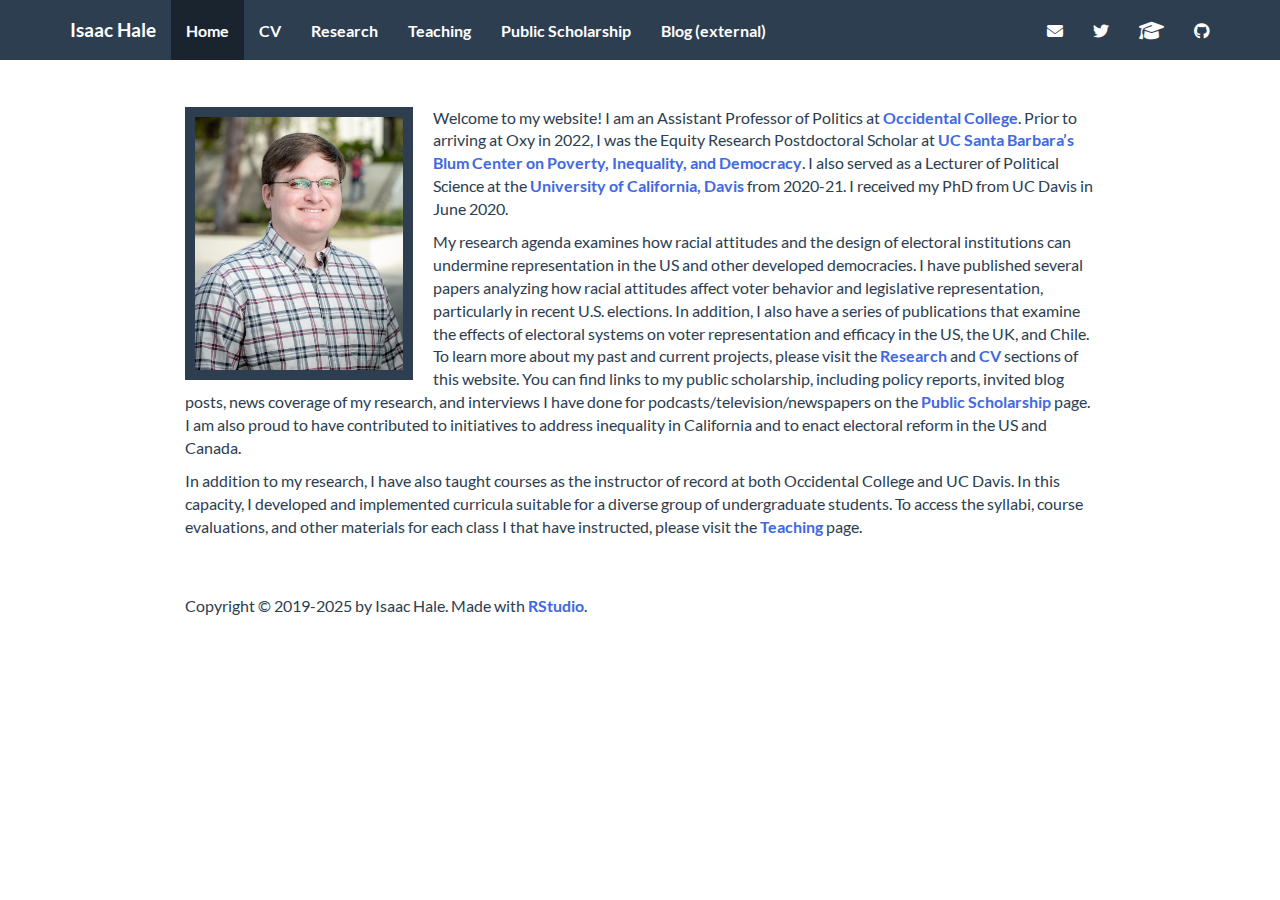
<file: index.html>
<!DOCTYPE html>

<html>

<head>

<meta charset="utf-8" />
<meta name="generator" content="pandoc" />
<meta http-equiv="X-UA-Compatible" content="IE=EDGE" />




<title>Isaac Hale’s Webpage</title>

<script src="site_libs/header-attrs-2.29/header-attrs.js"></script>
<script src="site_libs/jquery-3.6.0/jquery-3.6.0.min.js"></script>
<meta name="viewport" content="width=device-width, initial-scale=1" />
<link href="site_libs/bootstrap-3.3.5/css/flatly.min.css" rel="stylesheet" />
<script src="site_libs/bootstrap-3.3.5/js/bootstrap.min.js"></script>
<script src="site_libs/bootstrap-3.3.5/shim/html5shiv.min.js"></script>
<script src="site_libs/bootstrap-3.3.5/shim/respond.min.js"></script>
<style>h1 {font-size: 34px;}
       h1.title {font-size: 38px;}
       h2 {font-size: 30px;}
       h3 {font-size: 24px;}
       h4 {font-size: 18px;}
       h5 {font-size: 16px;}
       h6 {font-size: 12px;}
       code {color: inherit; background-color: rgba(0, 0, 0, 0.04);}
       pre:not([class]) { background-color: white }</style>
<script src="site_libs/navigation-1.1/tabsets.js"></script>
<link href="site_libs/highlightjs-9.12.0/default.css" rel="stylesheet" />
<script src="site_libs/highlightjs-9.12.0/highlight.js"></script>
<link href="site_libs/font-awesome-6.5.2/css/all.min.css" rel="stylesheet" />
<link href="site_libs/font-awesome-6.5.2/css/v4-shims.min.css" rel="stylesheet" />

<style type="text/css">
  code{white-space: pre-wrap;}
  span.smallcaps{font-variant: small-caps;}
  span.underline{text-decoration: underline;}
  div.column{display: inline-block; vertical-align: top; width: 50%;}
  div.hanging-indent{margin-left: 1.5em; text-indent: -1.5em;}
  ul.task-list{list-style: none;}
    </style>

<style type="text/css">code{white-space: pre;}</style>
<script type="text/javascript">
if (window.hljs) {
  hljs.configure({languages: []});
  hljs.initHighlightingOnLoad();
  if (document.readyState && document.readyState === "complete") {
    window.setTimeout(function() { hljs.initHighlighting(); }, 0);
  }
}
</script>






<link rel="stylesheet" href="style.css" type="text/css" />



<style type = "text/css">
.main-container {
  max-width: 940px;
  margin-left: auto;
  margin-right: auto;
}
img {
  max-width:100%;
}
.tabbed-pane {
  padding-top: 12px;
}
.html-widget {
  margin-bottom: 20px;
}
button.code-folding-btn:focus {
  outline: none;
}
summary {
  display: list-item;
}
details > summary > p:only-child {
  display: inline;
}
pre code {
  padding: 0;
}
</style>


<style type="text/css">
.dropdown-submenu {
  position: relative;
}
.dropdown-submenu>.dropdown-menu {
  top: 0;
  left: 100%;
  margin-top: -6px;
  margin-left: -1px;
  border-radius: 0 6px 6px 6px;
}
.dropdown-submenu:hover>.dropdown-menu {
  display: block;
}
.dropdown-submenu>a:after {
  display: block;
  content: " ";
  float: right;
  width: 0;
  height: 0;
  border-color: transparent;
  border-style: solid;
  border-width: 5px 0 5px 5px;
  border-left-color: #cccccc;
  margin-top: 5px;
  margin-right: -10px;
}
.dropdown-submenu:hover>a:after {
  border-left-color: #adb5bd;
}
.dropdown-submenu.pull-left {
  float: none;
}
.dropdown-submenu.pull-left>.dropdown-menu {
  left: -100%;
  margin-left: 10px;
  border-radius: 6px 0 6px 6px;
}
</style>

<script type="text/javascript">
// manage active state of menu based on current page
$(document).ready(function () {
  // active menu anchor
  href = window.location.pathname
  href = href.substr(href.lastIndexOf('/') + 1)
  if (href === "")
    href = "index.html";
  var menuAnchor = $('a[href="' + href + '"]');

  // mark the anchor link active (and if it's in a dropdown, also mark that active)
  var dropdown = menuAnchor.closest('li.dropdown');
  if (window.bootstrap) { // Bootstrap 4+
    menuAnchor.addClass('active');
    dropdown.find('> .dropdown-toggle').addClass('active');
  } else { // Bootstrap 3
    menuAnchor.parent().addClass('active');
    dropdown.addClass('active');
  }

  // Navbar adjustments
  var navHeight = $(".navbar").first().height() + 15;
  var style = document.createElement('style');
  var pt = "padding-top: " + navHeight + "px; ";
  var mt = "margin-top: -" + navHeight + "px; ";
  var css = "";
  // offset scroll position for anchor links (for fixed navbar)
  for (var i = 1; i <= 6; i++) {
    css += ".section h" + i + "{ " + pt + mt + "}\n";
  }
  style.innerHTML = "body {" + pt + "padding-bottom: 40px; }\n" + css;
  document.head.appendChild(style);
});
</script>

<!-- tabsets -->

<style type="text/css">
.tabset-dropdown > .nav-tabs {
  display: inline-table;
  max-height: 500px;
  min-height: 44px;
  overflow-y: auto;
  border: 1px solid #ddd;
  border-radius: 4px;
}

.tabset-dropdown > .nav-tabs > li.active:before, .tabset-dropdown > .nav-tabs.nav-tabs-open:before {
  content: "\e259";
  font-family: 'Glyphicons Halflings';
  display: inline-block;
  padding: 10px;
  border-right: 1px solid #ddd;
}

.tabset-dropdown > .nav-tabs.nav-tabs-open > li.active:before {
  content: "\e258";
  font-family: 'Glyphicons Halflings';
  border: none;
}

.tabset-dropdown > .nav-tabs > li.active {
  display: block;
}

.tabset-dropdown > .nav-tabs > li > a,
.tabset-dropdown > .nav-tabs > li > a:focus,
.tabset-dropdown > .nav-tabs > li > a:hover {
  border: none;
  display: inline-block;
  border-radius: 4px;
  background-color: transparent;
}

.tabset-dropdown > .nav-tabs.nav-tabs-open > li {
  display: block;
  float: none;
}

.tabset-dropdown > .nav-tabs > li {
  display: none;
}
</style>

<!-- code folding -->




</head>

<body>


<div class="container-fluid main-container">




<div class="navbar navbar-default  navbar-fixed-top" role="navigation">
  <div class="container">
    <div class="navbar-header">
      <button type="button" class="navbar-toggle collapsed" data-toggle="collapse" data-bs-toggle="collapse" data-target="#navbar" data-bs-target="#navbar">
        <span class="icon-bar"></span>
        <span class="icon-bar"></span>
        <span class="icon-bar"></span>
      </button>
      <a class="navbar-brand" href="index.html">Isaac Hale</a>
    </div>
    <div id="navbar" class="navbar-collapse collapse">
      <ul class="nav navbar-nav">
        <li>
  <a href="index.html">Home</a>
</li>
<li>
  <a href="cv.html">CV</a>
</li>
<li>
  <a href="research.html">Research</a>
</li>
<li>
  <a href="teaching.html">Teaching</a>
</li>
<li>
  <a href="media.html">Public Scholarship</a>
</li>
<li>
  <a href="https://isaacdhale.wordpress.com">Blog (external)</a>
</li>
      </ul>
      <ul class="nav navbar-nav navbar-right">
        <li>
  <a href="mailto:halei@oxy.edu">
    <span class="fas fa-envelope"></span>
     
  </a>
</li>
<li>
  <a href="https://twitter.com/isaachale">
    <span class="fab fa-twitter"></span>
     
  </a>
</li>
<li>
  <a href="https://scholar.google.com/citations?user=-utYyHYAAAAJ">
    <span class="fa fa-graduation-cap fa-lg"></span>
     
  </a>
</li>
<li>
  <a href="https://github.com/isaacdhale">
    <span class="fab fa-github"></span>
     
  </a>
</li>
      </ul>
    </div><!--/.nav-collapse -->
  </div><!--/.container -->
</div><!--/.navbar -->

<div id="header">



<h1 class="title toc-ignore">Isaac Hale’s Webpage</h1>

</div>


<head>
<title>
Isaac Hale’s Website
</title>
<!-- Global site tag (gtag.js) - Google Analytics -->
<script async src="https://www.googletagmanager.com/gtag/js?id=UA-140699540-1"></script>
<script>
  window.dataLayer = window.dataLayer || [];
  function gtag(){dataLayer.push(arguments);}
  gtag('js', new Date());

  gtag('config', 'UA-140699540-1');
</script>
</head>
<p><img src="headshot2.png" alt="headshot"></p>
<p>Welcome to my website! I am an Assistant Professor of Politics at
<a href="https://www.oxy.edu/academics/areas-study/politics">Occidental
College</a>. Prior to arriving at Oxy in 2022, I was the Equity Research
Postdoctoral Scholar at <a href="https://www.blumcenter.ucsb.edu/"> UC
Santa Barbara’s Blum Center on Poverty, Inequality, and Democracy</a>. I
also served as a Lecturer of Political Science at the
<a href="https://ps.ucdavis.edu/">University of California, Davis</a>
from 2020-21. I received my PhD from UC Davis in June 2020.</p>
<p>My research agenda examines how racial attitudes and the design of
electoral institutions can undermine representation in the US and other
developed democracies. I have published several papers analyzing how
racial attitudes affect voter behavior and legislative representation,
particularly in recent U.S. elections. In addition, I also have a series
of publications that examine the effects of electoral systems on voter
representation and efficacy in the US, the UK, and Chile. To learn more
about my past and current projects, please visit the
<a href="https://www.isaacdhale.com/research.html">Research</a> and
<a href="https://www.isaacdhale.com/cv.html">CV</a> sections of this
website. You can find links to my public scholarship, including policy
reports, invited blog posts, news coverage of my research, and
interviews I have done for podcasts/television/newspapers on the
<a href="https://www.isaacdhale.com/media.html">Public Scholarship</a>
page. I am also proud to have contributed to initiatives to address
inequality in California and to enact electoral reform in the US and
Canada.</p>
<p>In addition to my research, I have also taught courses as the
instructor of record at both Occidental College and UC Davis. In this
capacity, I developed and implemented curricula suitable for a diverse
group of undergraduate students. To access the syllabi, course
evaluations, and other materials for each class I that have instructed,
please visit the
<a href= "https://www.isaacdhale.com/teaching.html">Teaching</a>
page.</p>
</html>

<!DOCTYPE html>
<br>
<br>
<p>Copyright &copy; 2019-2025 by Isaac Hale. Made with <a href="https://www.rstudio.com/">RStudio</a>.</p>




</div>

<script>

// add bootstrap table styles to pandoc tables
function bootstrapStylePandocTables() {
  $('tr.odd').parent('tbody').parent('table').addClass('table table-condensed');
}
$(document).ready(function () {
  bootstrapStylePandocTables();
});


</script>

<!-- tabsets -->

<script>
$(document).ready(function () {
  window.buildTabsets("TOC");
});

$(document).ready(function () {
  $('.tabset-dropdown > .nav-tabs > li').click(function () {
    $(this).parent().toggleClass('nav-tabs-open');
  });
});
</script>

<!-- code folding -->


<!-- dynamically load mathjax for compatibility with self-contained -->
<script>
  (function () {
    var script = document.createElement("script");
    script.type = "text/javascript";
    script.src  = "https://mathjax.rstudio.com/latest/MathJax.js?config=TeX-AMS-MML_HTMLorMML";
    document.getElementsByTagName("head")[0].appendChild(script);
  })();
</script>

</body>
</html>
</file>
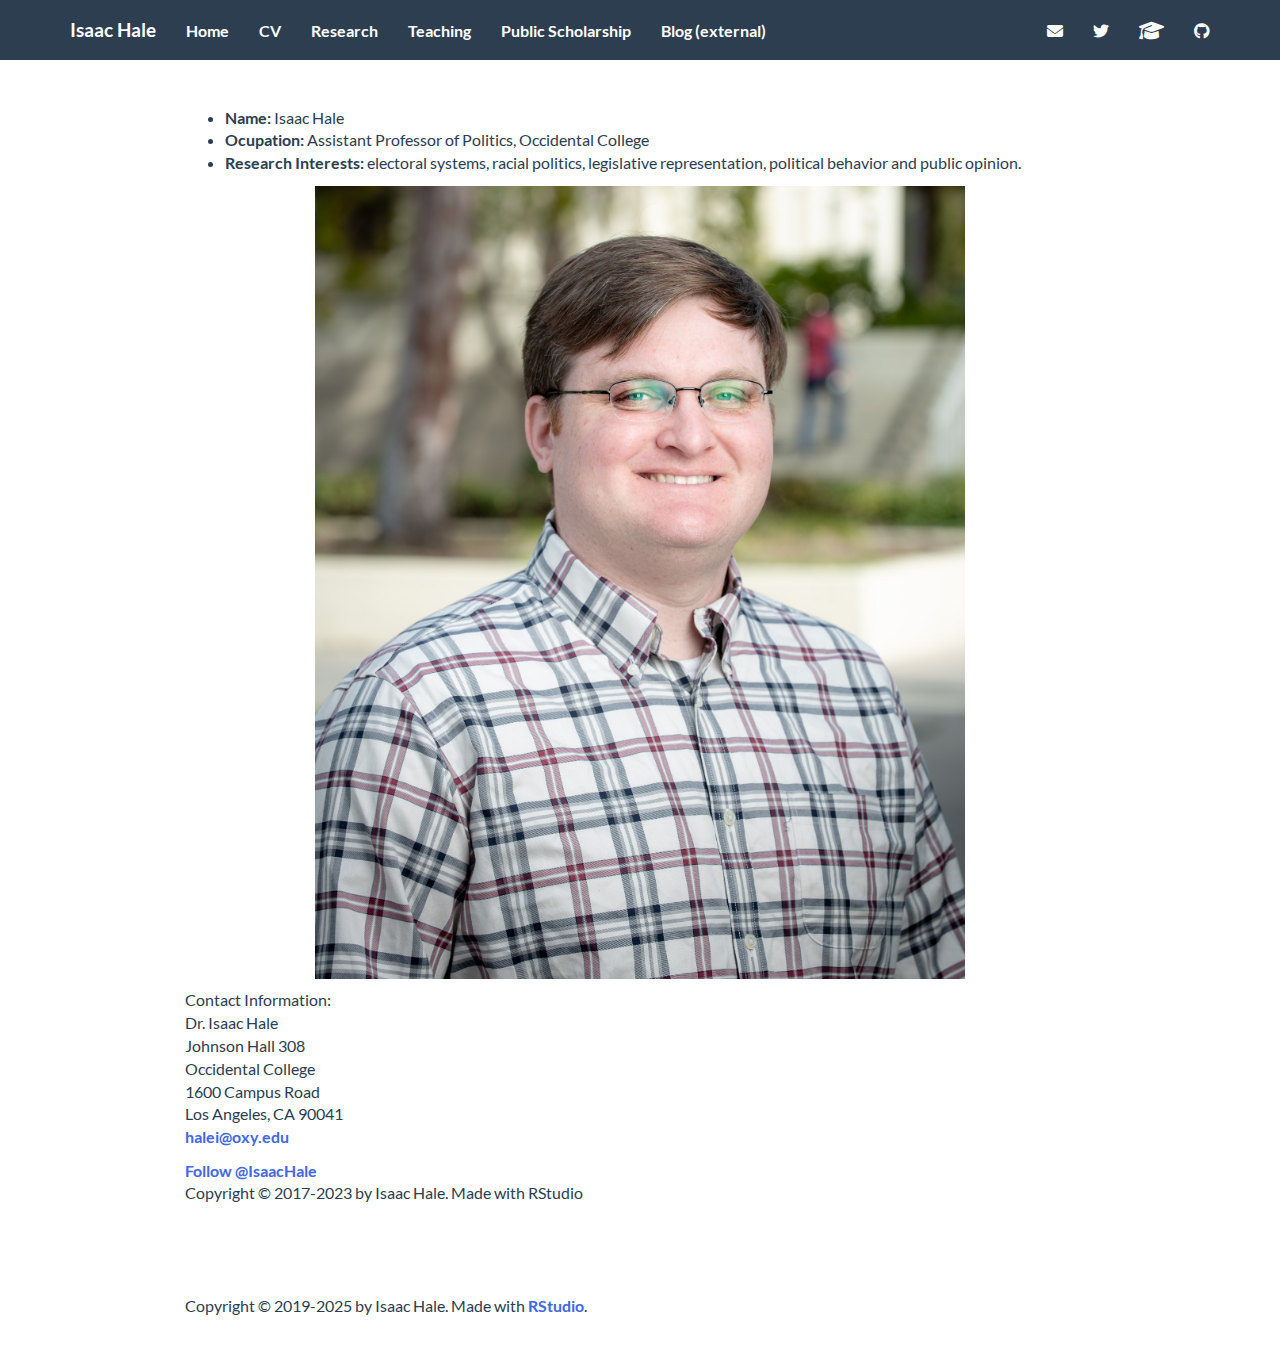
<file: about.html>
<!DOCTYPE html>

<html>

<head>

<meta charset="utf-8" />
<meta name="generator" content="pandoc" />
<meta http-equiv="X-UA-Compatible" content="IE=EDGE" />




<title>About Me</title>

<script src="site_libs/header-attrs-2.29/header-attrs.js"></script>
<script src="site_libs/jquery-3.6.0/jquery-3.6.0.min.js"></script>
<meta name="viewport" content="width=device-width, initial-scale=1" />
<link href="site_libs/bootstrap-3.3.5/css/flatly.min.css" rel="stylesheet" />
<script src="site_libs/bootstrap-3.3.5/js/bootstrap.min.js"></script>
<script src="site_libs/bootstrap-3.3.5/shim/html5shiv.min.js"></script>
<script src="site_libs/bootstrap-3.3.5/shim/respond.min.js"></script>
<style>h1 {font-size: 34px;}
       h1.title {font-size: 38px;}
       h2 {font-size: 30px;}
       h3 {font-size: 24px;}
       h4 {font-size: 18px;}
       h5 {font-size: 16px;}
       h6 {font-size: 12px;}
       code {color: inherit; background-color: rgba(0, 0, 0, 0.04);}
       pre:not([class]) { background-color: white }</style>
<script src="site_libs/navigation-1.1/tabsets.js"></script>
<link href="site_libs/highlightjs-9.12.0/default.css" rel="stylesheet" />
<script src="site_libs/highlightjs-9.12.0/highlight.js"></script>
<link href="site_libs/font-awesome-6.5.2/css/all.min.css" rel="stylesheet" />
<link href="site_libs/font-awesome-6.5.2/css/v4-shims.min.css" rel="stylesheet" />

<style type="text/css">
  code{white-space: pre-wrap;}
  span.smallcaps{font-variant: small-caps;}
  span.underline{text-decoration: underline;}
  div.column{display: inline-block; vertical-align: top; width: 50%;}
  div.hanging-indent{margin-left: 1.5em; text-indent: -1.5em;}
  ul.task-list{list-style: none;}
    </style>

<style type="text/css">code{white-space: pre;}</style>
<script type="text/javascript">
if (window.hljs) {
  hljs.configure({languages: []});
  hljs.initHighlightingOnLoad();
  if (document.readyState && document.readyState === "complete") {
    window.setTimeout(function() { hljs.initHighlighting(); }, 0);
  }
}
</script>






<link rel="stylesheet" href="style.css" type="text/css" />



<style type = "text/css">
.main-container {
  max-width: 940px;
  margin-left: auto;
  margin-right: auto;
}
img {
  max-width:100%;
}
.tabbed-pane {
  padding-top: 12px;
}
.html-widget {
  margin-bottom: 20px;
}
button.code-folding-btn:focus {
  outline: none;
}
summary {
  display: list-item;
}
details > summary > p:only-child {
  display: inline;
}
pre code {
  padding: 0;
}
</style>


<style type="text/css">
.dropdown-submenu {
  position: relative;
}
.dropdown-submenu>.dropdown-menu {
  top: 0;
  left: 100%;
  margin-top: -6px;
  margin-left: -1px;
  border-radius: 0 6px 6px 6px;
}
.dropdown-submenu:hover>.dropdown-menu {
  display: block;
}
.dropdown-submenu>a:after {
  display: block;
  content: " ";
  float: right;
  width: 0;
  height: 0;
  border-color: transparent;
  border-style: solid;
  border-width: 5px 0 5px 5px;
  border-left-color: #cccccc;
  margin-top: 5px;
  margin-right: -10px;
}
.dropdown-submenu:hover>a:after {
  border-left-color: #adb5bd;
}
.dropdown-submenu.pull-left {
  float: none;
}
.dropdown-submenu.pull-left>.dropdown-menu {
  left: -100%;
  margin-left: 10px;
  border-radius: 6px 0 6px 6px;
}
</style>

<script type="text/javascript">
// manage active state of menu based on current page
$(document).ready(function () {
  // active menu anchor
  href = window.location.pathname
  href = href.substr(href.lastIndexOf('/') + 1)
  if (href === "")
    href = "index.html";
  var menuAnchor = $('a[href="' + href + '"]');

  // mark the anchor link active (and if it's in a dropdown, also mark that active)
  var dropdown = menuAnchor.closest('li.dropdown');
  if (window.bootstrap) { // Bootstrap 4+
    menuAnchor.addClass('active');
    dropdown.find('> .dropdown-toggle').addClass('active');
  } else { // Bootstrap 3
    menuAnchor.parent().addClass('active');
    dropdown.addClass('active');
  }

  // Navbar adjustments
  var navHeight = $(".navbar").first().height() + 15;
  var style = document.createElement('style');
  var pt = "padding-top: " + navHeight + "px; ";
  var mt = "margin-top: -" + navHeight + "px; ";
  var css = "";
  // offset scroll position for anchor links (for fixed navbar)
  for (var i = 1; i <= 6; i++) {
    css += ".section h" + i + "{ " + pt + mt + "}\n";
  }
  style.innerHTML = "body {" + pt + "padding-bottom: 40px; }\n" + css;
  document.head.appendChild(style);
});
</script>

<!-- tabsets -->

<style type="text/css">
.tabset-dropdown > .nav-tabs {
  display: inline-table;
  max-height: 500px;
  min-height: 44px;
  overflow-y: auto;
  border: 1px solid #ddd;
  border-radius: 4px;
}

.tabset-dropdown > .nav-tabs > li.active:before, .tabset-dropdown > .nav-tabs.nav-tabs-open:before {
  content: "\e259";
  font-family: 'Glyphicons Halflings';
  display: inline-block;
  padding: 10px;
  border-right: 1px solid #ddd;
}

.tabset-dropdown > .nav-tabs.nav-tabs-open > li.active:before {
  content: "\e258";
  font-family: 'Glyphicons Halflings';
  border: none;
}

.tabset-dropdown > .nav-tabs > li.active {
  display: block;
}

.tabset-dropdown > .nav-tabs > li > a,
.tabset-dropdown > .nav-tabs > li > a:focus,
.tabset-dropdown > .nav-tabs > li > a:hover {
  border: none;
  display: inline-block;
  border-radius: 4px;
  background-color: transparent;
}

.tabset-dropdown > .nav-tabs.nav-tabs-open > li {
  display: block;
  float: none;
}

.tabset-dropdown > .nav-tabs > li {
  display: none;
}
</style>

<!-- code folding -->




</head>

<body>


<div class="container-fluid main-container">




<div class="navbar navbar-default  navbar-fixed-top" role="navigation">
  <div class="container">
    <div class="navbar-header">
      <button type="button" class="navbar-toggle collapsed" data-toggle="collapse" data-bs-toggle="collapse" data-target="#navbar" data-bs-target="#navbar">
        <span class="icon-bar"></span>
        <span class="icon-bar"></span>
        <span class="icon-bar"></span>
      </button>
      <a class="navbar-brand" href="index.html">Isaac Hale</a>
    </div>
    <div id="navbar" class="navbar-collapse collapse">
      <ul class="nav navbar-nav">
        <li>
  <a href="index.html">Home</a>
</li>
<li>
  <a href="cv.html">CV</a>
</li>
<li>
  <a href="research.html">Research</a>
</li>
<li>
  <a href="teaching.html">Teaching</a>
</li>
<li>
  <a href="media.html">Public Scholarship</a>
</li>
<li>
  <a href="https://isaacdhale.wordpress.com">Blog (external)</a>
</li>
      </ul>
      <ul class="nav navbar-nav navbar-right">
        <li>
  <a href="mailto:halei@oxy.edu">
    <span class="fas fa-envelope"></span>
     
  </a>
</li>
<li>
  <a href="https://twitter.com/isaachale">
    <span class="fab fa-twitter"></span>
     
  </a>
</li>
<li>
  <a href="https://scholar.google.com/citations?user=-utYyHYAAAAJ">
    <span class="fa fa-graduation-cap fa-lg"></span>
     
  </a>
</li>
<li>
  <a href="https://github.com/isaacdhale">
    <span class="fab fa-github"></span>
     
  </a>
</li>
      </ul>
    </div><!--/.nav-collapse -->
  </div><!--/.container -->
</div><!--/.navbar -->

<div id="header">



<h1 class="title toc-ignore">About Me</h1>

</div>


<ul>
<li><strong>Name:</strong> Isaac Hale</li>
<li><strong>Ocupation:</strong> Assistant Professor of Politics,
Occidental College</li>
<li><strong>Research Interests:</strong> electoral systems, racial
politics, legislative representation, political behavior and public
opinion.</li>
</ul>
<p><img src="headshot2.png" /></p>
<p>Contact Information:<br> Dr. Isaac Hale<br> Johnson Hall 308<br>
Occidental College<br> 1600 Campus Road <br> Los Angeles, CA 90041 <br>
<a href="mailto:halei@oxy.edu">halei@oxy.edu </a><br></p>
<a href="https://twitter.com/IsaacHale?ref_src=twsrc%5Etfw" class="twitter-follow-button" data-show-count="false">Follow
<span class="citation">@IsaacHale</span></a>
<script async src="https://platform.twitter.com/widgets.js" charset="utf-8"></script>
<p>Copyright © 2017-2023 by Isaac Hale. Made with RStudio</p>
<p><br></p>

<!DOCTYPE html>
<br>
<br>
<p>Copyright &copy; 2019-2025 by Isaac Hale. Made with <a href="https://www.rstudio.com/">RStudio</a>.</p>




</div>

<script>

// add bootstrap table styles to pandoc tables
function bootstrapStylePandocTables() {
  $('tr.odd').parent('tbody').parent('table').addClass('table table-condensed');
}
$(document).ready(function () {
  bootstrapStylePandocTables();
});


</script>

<!-- tabsets -->

<script>
$(document).ready(function () {
  window.buildTabsets("TOC");
});

$(document).ready(function () {
  $('.tabset-dropdown > .nav-tabs > li').click(function () {
    $(this).parent().toggleClass('nav-tabs-open');
  });
});
</script>

<!-- code folding -->


<!-- dynamically load mathjax for compatibility with self-contained -->
<script>
  (function () {
    var script = document.createElement("script");
    script.type = "text/javascript";
    script.src  = "https://mathjax.rstudio.com/latest/MathJax.js?config=TeX-AMS-MML_HTMLorMML";
    document.getElementsByTagName("head")[0].appendChild(script);
  })();
</script>

</body>
</html>
</file>
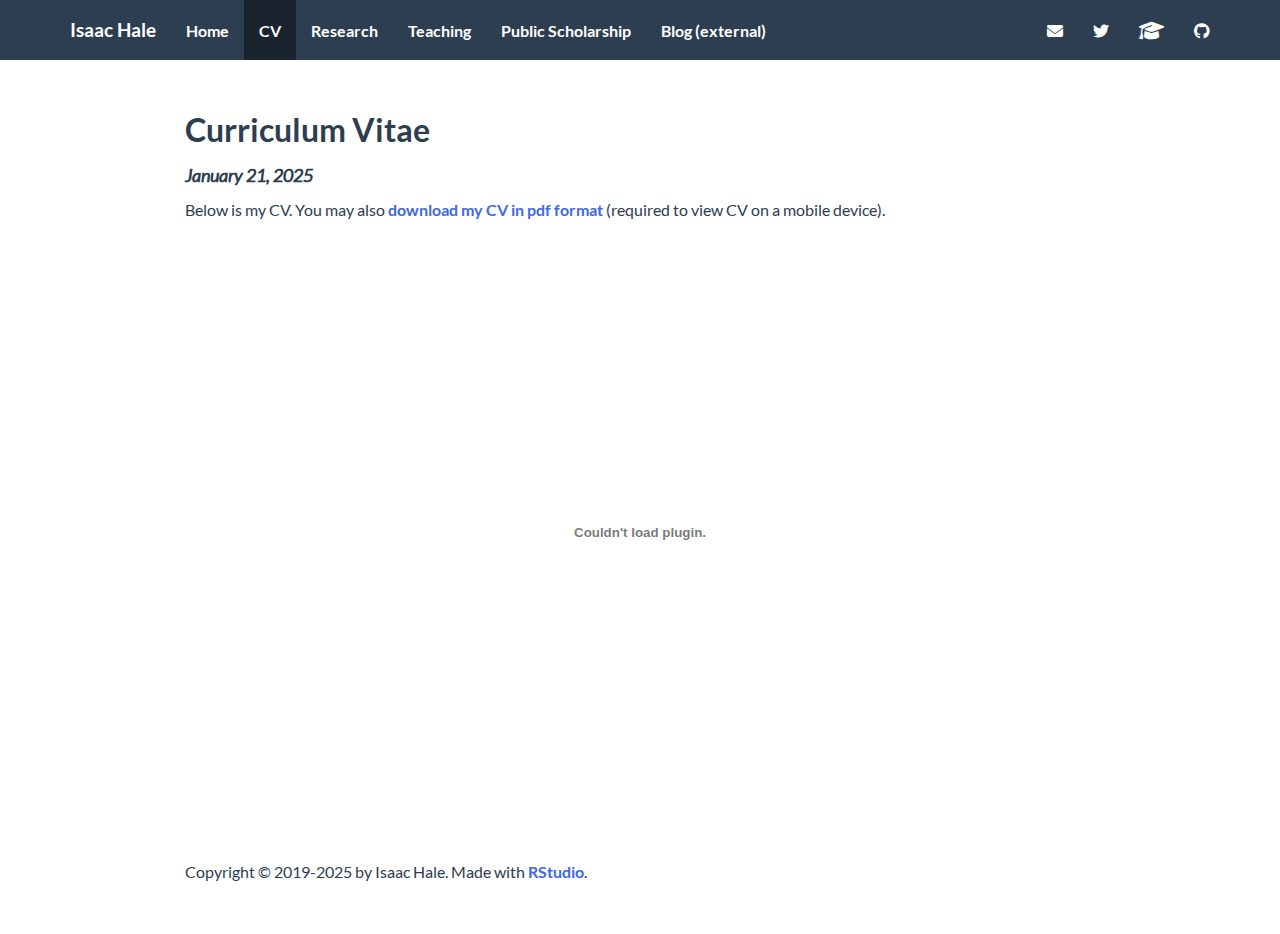
<file: cv.html>
<!DOCTYPE html>

<html>

<head>

<meta charset="utf-8" />
<meta name="generator" content="pandoc" />
<meta http-equiv="X-UA-Compatible" content="IE=EDGE" />




<title>Isaac Hale’s CV</title>

<script src="site_libs/header-attrs-2.29/header-attrs.js"></script>
<script src="site_libs/jquery-3.6.0/jquery-3.6.0.min.js"></script>
<meta name="viewport" content="width=device-width, initial-scale=1" />
<link href="site_libs/bootstrap-3.3.5/css/flatly.min.css" rel="stylesheet" />
<script src="site_libs/bootstrap-3.3.5/js/bootstrap.min.js"></script>
<script src="site_libs/bootstrap-3.3.5/shim/html5shiv.min.js"></script>
<script src="site_libs/bootstrap-3.3.5/shim/respond.min.js"></script>
<style>h1 {font-size: 34px;}
       h1.title {font-size: 38px;}
       h2 {font-size: 30px;}
       h3 {font-size: 24px;}
       h4 {font-size: 18px;}
       h5 {font-size: 16px;}
       h6 {font-size: 12px;}
       code {color: inherit; background-color: rgba(0, 0, 0, 0.04);}
       pre:not([class]) { background-color: white }</style>
<script src="site_libs/navigation-1.1/tabsets.js"></script>
<link href="site_libs/highlightjs-9.12.0/default.css" rel="stylesheet" />
<script src="site_libs/highlightjs-9.12.0/highlight.js"></script>
<link href="site_libs/font-awesome-6.5.2/css/all.min.css" rel="stylesheet" />
<link href="site_libs/font-awesome-6.5.2/css/v4-shims.min.css" rel="stylesheet" />

<style type="text/css">
  code{white-space: pre-wrap;}
  span.smallcaps{font-variant: small-caps;}
  span.underline{text-decoration: underline;}
  div.column{display: inline-block; vertical-align: top; width: 50%;}
  div.hanging-indent{margin-left: 1.5em; text-indent: -1.5em;}
  ul.task-list{list-style: none;}
    </style>

<style type="text/css">code{white-space: pre;}</style>
<script type="text/javascript">
if (window.hljs) {
  hljs.configure({languages: []});
  hljs.initHighlightingOnLoad();
  if (document.readyState && document.readyState === "complete") {
    window.setTimeout(function() { hljs.initHighlighting(); }, 0);
  }
}
</script>






<link rel="stylesheet" href="style.css" type="text/css" />



<style type = "text/css">
.main-container {
  max-width: 940px;
  margin-left: auto;
  margin-right: auto;
}
img {
  max-width:100%;
}
.tabbed-pane {
  padding-top: 12px;
}
.html-widget {
  margin-bottom: 20px;
}
button.code-folding-btn:focus {
  outline: none;
}
summary {
  display: list-item;
}
details > summary > p:only-child {
  display: inline;
}
pre code {
  padding: 0;
}
</style>


<style type="text/css">
.dropdown-submenu {
  position: relative;
}
.dropdown-submenu>.dropdown-menu {
  top: 0;
  left: 100%;
  margin-top: -6px;
  margin-left: -1px;
  border-radius: 0 6px 6px 6px;
}
.dropdown-submenu:hover>.dropdown-menu {
  display: block;
}
.dropdown-submenu>a:after {
  display: block;
  content: " ";
  float: right;
  width: 0;
  height: 0;
  border-color: transparent;
  border-style: solid;
  border-width: 5px 0 5px 5px;
  border-left-color: #cccccc;
  margin-top: 5px;
  margin-right: -10px;
}
.dropdown-submenu:hover>a:after {
  border-left-color: #adb5bd;
}
.dropdown-submenu.pull-left {
  float: none;
}
.dropdown-submenu.pull-left>.dropdown-menu {
  left: -100%;
  margin-left: 10px;
  border-radius: 6px 0 6px 6px;
}
</style>

<script type="text/javascript">
// manage active state of menu based on current page
$(document).ready(function () {
  // active menu anchor
  href = window.location.pathname
  href = href.substr(href.lastIndexOf('/') + 1)
  if (href === "")
    href = "index.html";
  var menuAnchor = $('a[href="' + href + '"]');

  // mark the anchor link active (and if it's in a dropdown, also mark that active)
  var dropdown = menuAnchor.closest('li.dropdown');
  if (window.bootstrap) { // Bootstrap 4+
    menuAnchor.addClass('active');
    dropdown.find('> .dropdown-toggle').addClass('active');
  } else { // Bootstrap 3
    menuAnchor.parent().addClass('active');
    dropdown.addClass('active');
  }

  // Navbar adjustments
  var navHeight = $(".navbar").first().height() + 15;
  var style = document.createElement('style');
  var pt = "padding-top: " + navHeight + "px; ";
  var mt = "margin-top: -" + navHeight + "px; ";
  var css = "";
  // offset scroll position for anchor links (for fixed navbar)
  for (var i = 1; i <= 6; i++) {
    css += ".section h" + i + "{ " + pt + mt + "}\n";
  }
  style.innerHTML = "body {" + pt + "padding-bottom: 40px; }\n" + css;
  document.head.appendChild(style);
});
</script>

<!-- tabsets -->

<style type="text/css">
.tabset-dropdown > .nav-tabs {
  display: inline-table;
  max-height: 500px;
  min-height: 44px;
  overflow-y: auto;
  border: 1px solid #ddd;
  border-radius: 4px;
}

.tabset-dropdown > .nav-tabs > li.active:before, .tabset-dropdown > .nav-tabs.nav-tabs-open:before {
  content: "\e259";
  font-family: 'Glyphicons Halflings';
  display: inline-block;
  padding: 10px;
  border-right: 1px solid #ddd;
}

.tabset-dropdown > .nav-tabs.nav-tabs-open > li.active:before {
  content: "\e258";
  font-family: 'Glyphicons Halflings';
  border: none;
}

.tabset-dropdown > .nav-tabs > li.active {
  display: block;
}

.tabset-dropdown > .nav-tabs > li > a,
.tabset-dropdown > .nav-tabs > li > a:focus,
.tabset-dropdown > .nav-tabs > li > a:hover {
  border: none;
  display: inline-block;
  border-radius: 4px;
  background-color: transparent;
}

.tabset-dropdown > .nav-tabs.nav-tabs-open > li {
  display: block;
  float: none;
}

.tabset-dropdown > .nav-tabs > li {
  display: none;
}
</style>

<!-- code folding -->




</head>

<body>


<div class="container-fluid main-container">




<div class="navbar navbar-default  navbar-fixed-top" role="navigation">
  <div class="container">
    <div class="navbar-header">
      <button type="button" class="navbar-toggle collapsed" data-toggle="collapse" data-bs-toggle="collapse" data-target="#navbar" data-bs-target="#navbar">
        <span class="icon-bar"></span>
        <span class="icon-bar"></span>
        <span class="icon-bar"></span>
      </button>
      <a class="navbar-brand" href="index.html">Isaac Hale</a>
    </div>
    <div id="navbar" class="navbar-collapse collapse">
      <ul class="nav navbar-nav">
        <li>
  <a href="index.html">Home</a>
</li>
<li>
  <a href="cv.html">CV</a>
</li>
<li>
  <a href="research.html">Research</a>
</li>
<li>
  <a href="teaching.html">Teaching</a>
</li>
<li>
  <a href="media.html">Public Scholarship</a>
</li>
<li>
  <a href="https://isaacdhale.wordpress.com">Blog (external)</a>
</li>
      </ul>
      <ul class="nav navbar-nav navbar-right">
        <li>
  <a href="mailto:halei@oxy.edu">
    <span class="fas fa-envelope"></span>
     
  </a>
</li>
<li>
  <a href="https://twitter.com/isaachale">
    <span class="fab fa-twitter"></span>
     
  </a>
</li>
<li>
  <a href="https://scholar.google.com/citations?user=-utYyHYAAAAJ">
    <span class="fa fa-graduation-cap fa-lg"></span>
     
  </a>
</li>
<li>
  <a href="https://github.com/isaacdhale">
    <span class="fab fa-github"></span>
     
  </a>
</li>
      </ul>
    </div><!--/.nav-collapse -->
  </div><!--/.container -->
</div><!--/.navbar -->

<div id="header">



<h1 class="title toc-ignore">Isaac Hale’s CV</h1>

</div>


<head>
<!-- Global site tag (gtag.js) - Google Analytics -->
<script async src="https://www.googletagmanager.com/gtag/js?id=UA-140699540-1"></script>
<script>
  window.dataLayer = window.dataLayer || [];
  function gtag(){dataLayer.push(arguments);}
  gtag('js', new Date());

  gtag('config', 'UA-140699540-1');
</script>
</head>
<p><font size="+3"><b>Curriculum Vitae</b></font></p>
<p><font size="+1"><b><i>January 21, 2025</b></i></font></p>
<html>
<p>Below is my CV. You may also
<a href="files/Isaac Hale CV 1-21-25.pdf">download my CV in pdf
format</a> (required to view CV on a mobile device).</p>
<embed src="files/Isaac Hale CV 1-21-25.pdf" type="application/pdf" width="100%" height="600px" />
</body>
</html>

<!DOCTYPE html>
<br>
<br>
<p>Copyright &copy; 2019-2025 by Isaac Hale. Made with <a href="https://www.rstudio.com/">RStudio</a>.</p>




</div>

<script>

// add bootstrap table styles to pandoc tables
function bootstrapStylePandocTables() {
  $('tr.odd').parent('tbody').parent('table').addClass('table table-condensed');
}
$(document).ready(function () {
  bootstrapStylePandocTables();
});


</script>

<!-- tabsets -->

<script>
$(document).ready(function () {
  window.buildTabsets("TOC");
});

$(document).ready(function () {
  $('.tabset-dropdown > .nav-tabs > li').click(function () {
    $(this).parent().toggleClass('nav-tabs-open');
  });
});
</script>

<!-- code folding -->


<!-- dynamically load mathjax for compatibility with self-contained -->
<script>
  (function () {
    var script = document.createElement("script");
    script.type = "text/javascript";
    script.src  = "https://mathjax.rstudio.com/latest/MathJax.js?config=TeX-AMS-MML_HTMLorMML";
    document.getElementsByTagName("head")[0].appendChild(script);
  })();
</script>

</body>
</html>
</file>
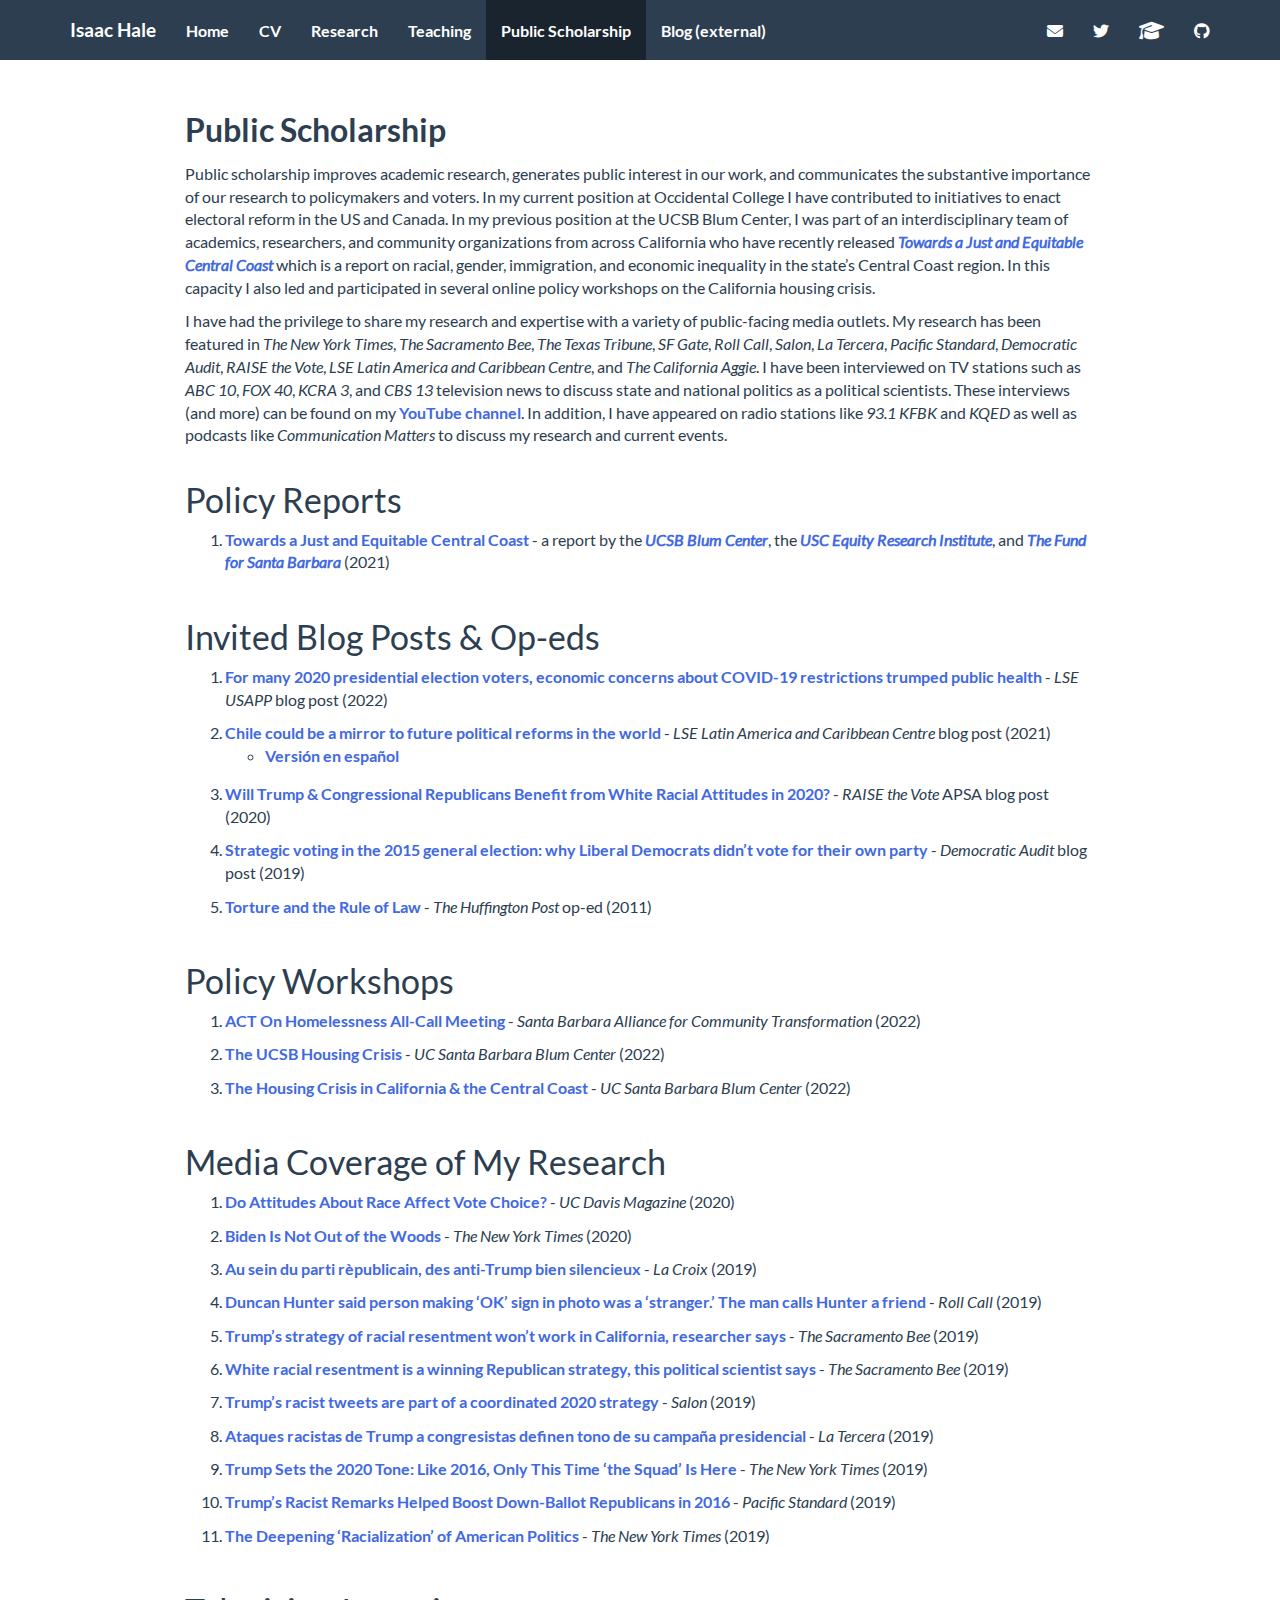
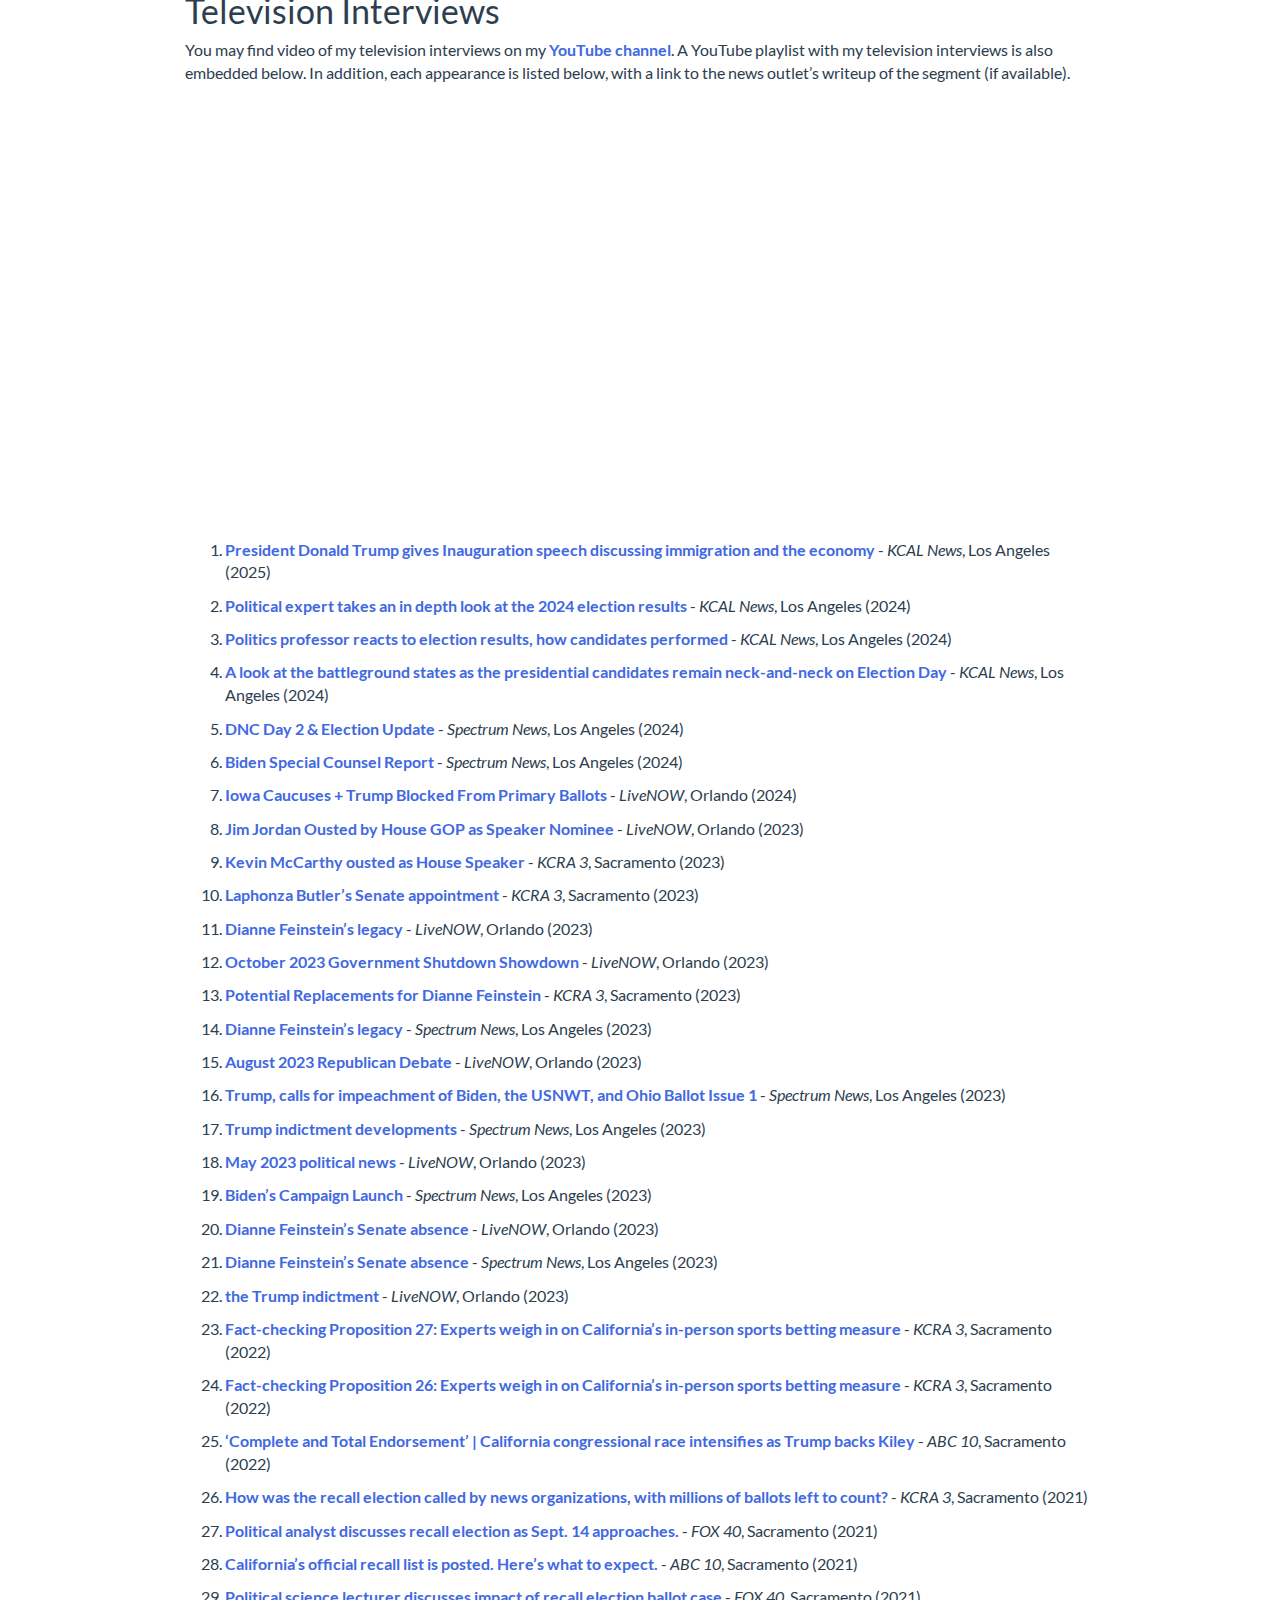
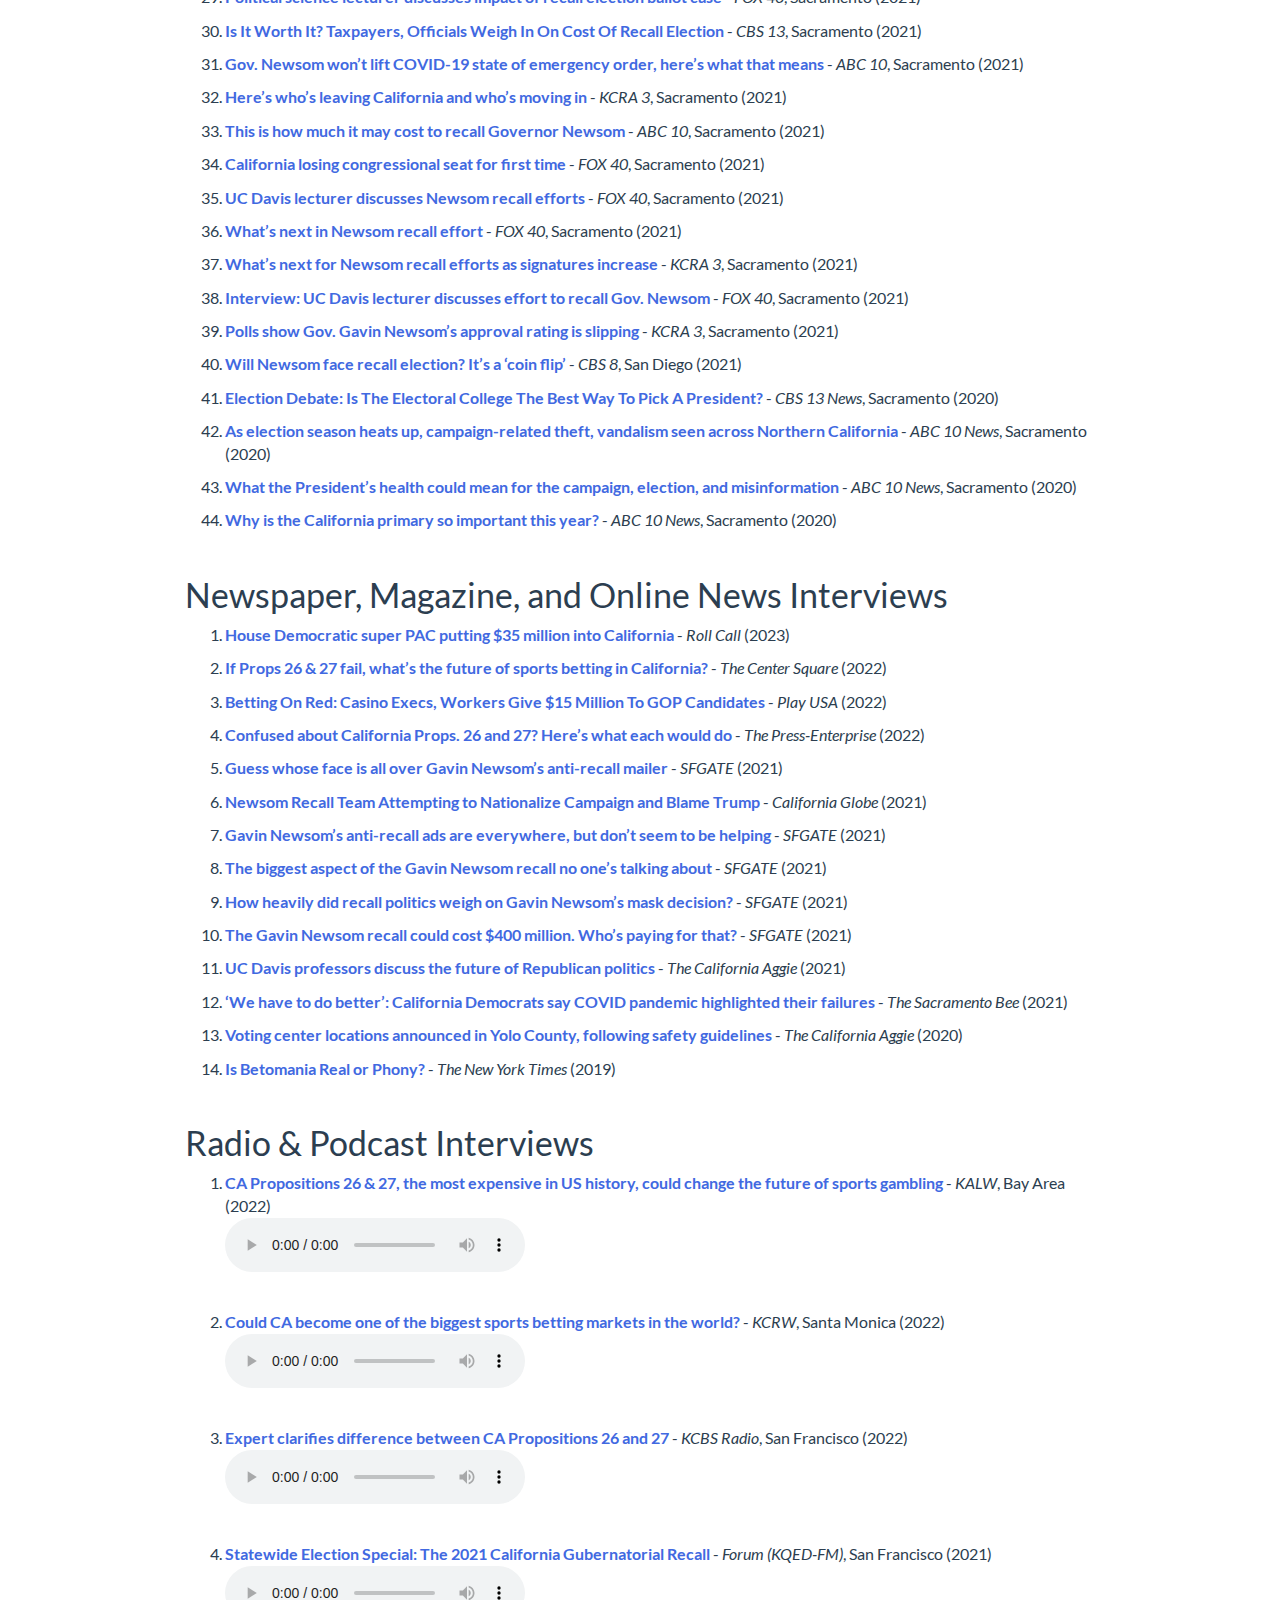
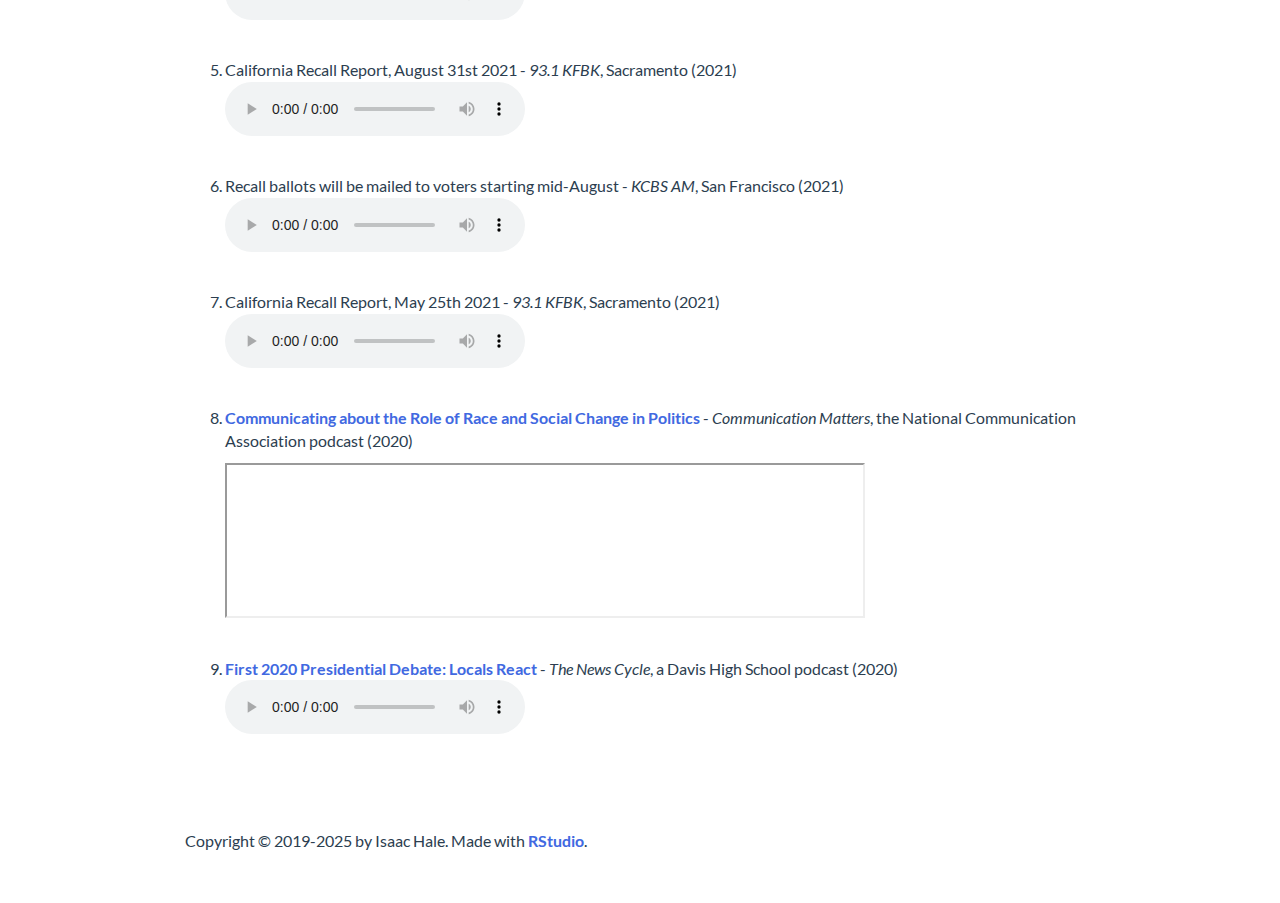
<file: media.html>
<!DOCTYPE html>

<html>

<head>

<meta charset="utf-8" />
<meta name="generator" content="pandoc" />
<meta http-equiv="X-UA-Compatible" content="IE=EDGE" />




<title>Isaac Hale’s Public Scholarship</title>

<script src="site_libs/header-attrs-2.29/header-attrs.js"></script>
<script src="site_libs/jquery-3.6.0/jquery-3.6.0.min.js"></script>
<meta name="viewport" content="width=device-width, initial-scale=1" />
<link href="site_libs/bootstrap-3.3.5/css/flatly.min.css" rel="stylesheet" />
<script src="site_libs/bootstrap-3.3.5/js/bootstrap.min.js"></script>
<script src="site_libs/bootstrap-3.3.5/shim/html5shiv.min.js"></script>
<script src="site_libs/bootstrap-3.3.5/shim/respond.min.js"></script>
<style>h1 {font-size: 34px;}
       h1.title {font-size: 38px;}
       h2 {font-size: 30px;}
       h3 {font-size: 24px;}
       h4 {font-size: 18px;}
       h5 {font-size: 16px;}
       h6 {font-size: 12px;}
       code {color: inherit; background-color: rgba(0, 0, 0, 0.04);}
       pre:not([class]) { background-color: white }</style>
<script src="site_libs/navigation-1.1/tabsets.js"></script>
<link href="site_libs/highlightjs-9.12.0/default.css" rel="stylesheet" />
<script src="site_libs/highlightjs-9.12.0/highlight.js"></script>
<link href="site_libs/font-awesome-6.5.2/css/all.min.css" rel="stylesheet" />
<link href="site_libs/font-awesome-6.5.2/css/v4-shims.min.css" rel="stylesheet" />

<style type="text/css">
  code{white-space: pre-wrap;}
  span.smallcaps{font-variant: small-caps;}
  span.underline{text-decoration: underline;}
  div.column{display: inline-block; vertical-align: top; width: 50%;}
  div.hanging-indent{margin-left: 1.5em; text-indent: -1.5em;}
  ul.task-list{list-style: none;}
    </style>

<style type="text/css">code{white-space: pre;}</style>
<script type="text/javascript">
if (window.hljs) {
  hljs.configure({languages: []});
  hljs.initHighlightingOnLoad();
  if (document.readyState && document.readyState === "complete") {
    window.setTimeout(function() { hljs.initHighlighting(); }, 0);
  }
}
</script>






<link rel="stylesheet" href="style.css" type="text/css" />



<style type = "text/css">
.main-container {
  max-width: 940px;
  margin-left: auto;
  margin-right: auto;
}
img {
  max-width:100%;
}
.tabbed-pane {
  padding-top: 12px;
}
.html-widget {
  margin-bottom: 20px;
}
button.code-folding-btn:focus {
  outline: none;
}
summary {
  display: list-item;
}
details > summary > p:only-child {
  display: inline;
}
pre code {
  padding: 0;
}
</style>


<style type="text/css">
.dropdown-submenu {
  position: relative;
}
.dropdown-submenu>.dropdown-menu {
  top: 0;
  left: 100%;
  margin-top: -6px;
  margin-left: -1px;
  border-radius: 0 6px 6px 6px;
}
.dropdown-submenu:hover>.dropdown-menu {
  display: block;
}
.dropdown-submenu>a:after {
  display: block;
  content: " ";
  float: right;
  width: 0;
  height: 0;
  border-color: transparent;
  border-style: solid;
  border-width: 5px 0 5px 5px;
  border-left-color: #cccccc;
  margin-top: 5px;
  margin-right: -10px;
}
.dropdown-submenu:hover>a:after {
  border-left-color: #adb5bd;
}
.dropdown-submenu.pull-left {
  float: none;
}
.dropdown-submenu.pull-left>.dropdown-menu {
  left: -100%;
  margin-left: 10px;
  border-radius: 6px 0 6px 6px;
}
</style>

<script type="text/javascript">
// manage active state of menu based on current page
$(document).ready(function () {
  // active menu anchor
  href = window.location.pathname
  href = href.substr(href.lastIndexOf('/') + 1)
  if (href === "")
    href = "index.html";
  var menuAnchor = $('a[href="' + href + '"]');

  // mark the anchor link active (and if it's in a dropdown, also mark that active)
  var dropdown = menuAnchor.closest('li.dropdown');
  if (window.bootstrap) { // Bootstrap 4+
    menuAnchor.addClass('active');
    dropdown.find('> .dropdown-toggle').addClass('active');
  } else { // Bootstrap 3
    menuAnchor.parent().addClass('active');
    dropdown.addClass('active');
  }

  // Navbar adjustments
  var navHeight = $(".navbar").first().height() + 15;
  var style = document.createElement('style');
  var pt = "padding-top: " + navHeight + "px; ";
  var mt = "margin-top: -" + navHeight + "px; ";
  var css = "";
  // offset scroll position for anchor links (for fixed navbar)
  for (var i = 1; i <= 6; i++) {
    css += ".section h" + i + "{ " + pt + mt + "}\n";
  }
  style.innerHTML = "body {" + pt + "padding-bottom: 40px; }\n" + css;
  document.head.appendChild(style);
});
</script>

<!-- tabsets -->

<style type="text/css">
.tabset-dropdown > .nav-tabs {
  display: inline-table;
  max-height: 500px;
  min-height: 44px;
  overflow-y: auto;
  border: 1px solid #ddd;
  border-radius: 4px;
}

.tabset-dropdown > .nav-tabs > li.active:before, .tabset-dropdown > .nav-tabs.nav-tabs-open:before {
  content: "\e259";
  font-family: 'Glyphicons Halflings';
  display: inline-block;
  padding: 10px;
  border-right: 1px solid #ddd;
}

.tabset-dropdown > .nav-tabs.nav-tabs-open > li.active:before {
  content: "\e258";
  font-family: 'Glyphicons Halflings';
  border: none;
}

.tabset-dropdown > .nav-tabs > li.active {
  display: block;
}

.tabset-dropdown > .nav-tabs > li > a,
.tabset-dropdown > .nav-tabs > li > a:focus,
.tabset-dropdown > .nav-tabs > li > a:hover {
  border: none;
  display: inline-block;
  border-radius: 4px;
  background-color: transparent;
}

.tabset-dropdown > .nav-tabs.nav-tabs-open > li {
  display: block;
  float: none;
}

.tabset-dropdown > .nav-tabs > li {
  display: none;
}
</style>

<!-- code folding -->




</head>

<body>


<div class="container-fluid main-container">




<div class="navbar navbar-default  navbar-fixed-top" role="navigation">
  <div class="container">
    <div class="navbar-header">
      <button type="button" class="navbar-toggle collapsed" data-toggle="collapse" data-bs-toggle="collapse" data-target="#navbar" data-bs-target="#navbar">
        <span class="icon-bar"></span>
        <span class="icon-bar"></span>
        <span class="icon-bar"></span>
      </button>
      <a class="navbar-brand" href="index.html">Isaac Hale</a>
    </div>
    <div id="navbar" class="navbar-collapse collapse">
      <ul class="nav navbar-nav">
        <li>
  <a href="index.html">Home</a>
</li>
<li>
  <a href="cv.html">CV</a>
</li>
<li>
  <a href="research.html">Research</a>
</li>
<li>
  <a href="teaching.html">Teaching</a>
</li>
<li>
  <a href="media.html">Public Scholarship</a>
</li>
<li>
  <a href="https://isaacdhale.wordpress.com">Blog (external)</a>
</li>
      </ul>
      <ul class="nav navbar-nav navbar-right">
        <li>
  <a href="mailto:halei@oxy.edu">
    <span class="fas fa-envelope"></span>
     
  </a>
</li>
<li>
  <a href="https://twitter.com/isaachale">
    <span class="fab fa-twitter"></span>
     
  </a>
</li>
<li>
  <a href="https://scholar.google.com/citations?user=-utYyHYAAAAJ">
    <span class="fa fa-graduation-cap fa-lg"></span>
     
  </a>
</li>
<li>
  <a href="https://github.com/isaacdhale">
    <span class="fab fa-github"></span>
     
  </a>
</li>
      </ul>
    </div><!--/.nav-collapse -->
  </div><!--/.container -->
</div><!--/.navbar -->

<div id="header">



<h1 class="title toc-ignore">Isaac Hale’s Public Scholarship</h1>

</div>


<head>
<title>
Isaac Hale’s Public Scholarship
</title>
<!-- Global site tag (gtag.js) - Google Analytics -->
<script async src="https://www.googletagmanager.com/gtag/js?id=UA-140699540-1"></script>
<script>
  window.dataLayer = window.dataLayer || [];
  function gtag(){dataLayer.push(arguments);}
  gtag('js', new Date());

  gtag('config', 'UA-140699540-1');
</script>
</head>
<p><font size="+3"><b>Public Scholarship</b></font></p>
<p>Public scholarship improves academic research, generates public
interest in our work, and communicates the substantive importance of our
research to policymakers and voters. In my current position at
Occidental College I have contributed to initiatives to enact electoral
reform in the US and Canada. In my previous position at the UCSB Blum
Center, I was part of an interdisciplinary team of academics,
researchers, and community organizations from across California who have
recently released
<a href = "https://centralcoastequity.org/regional-equity-study/"><i>
Towards a Just and Equitable Central Coast</i></a> which is a report on
racial, gender, immigration, and economic inequality in the state’s
Central Coast region. In this capacity I also led and participated in
several online policy workshops on the California housing crisis.</p>
<p>I have had the privilege to share my research and expertise with a
variety of public-facing media outlets. My research has been featured in
<i>The New York Times</i>, <i>The Sacramento Bee</i>, <i>The Texas
Tribune</i>, <i>SF Gate</i>, <i>Roll Call</i>, <i>Salon</i>, <i>La
Tercera</i>, <i>Pacific Standard</i>, <i>Democratic Audit</i>, <i>RAISE
the Vote</i>, <i>LSE Latin America and Caribbean Centre</i>, and <i>The
California Aggie</i>. I have been interviewed on TV stations such as
<i>ABC 10</i>, <i>FOX 40</i>, <i>KCRA 3</i>, and <i>CBS 13</i>
television news to discuss state and national politics as a political
scientists. These interviews (and more) can be found on my
<a href="https://www.youtube.com/@ProfessorIsaacHale">YouTube
channel</a>. In addition, I have appeared on radio stations like <i>93.1
KFBK</i> and <i> KQED </i> as well as podcasts like <i>Communication
Matters</i> to discuss my research and current events. <br><br></p>
<div id="policy-reports" class="section level1">
<h1>Policy Reports</h1>
<ol>
<li>
<p><a href="http://centralcoastequity.org/regional-equity-study/">Towards
a Just and Equitable Central Coast</a> - a report by the
<i><a href="https://www.blumcenter.ucsb.edu">UCSB Blum Center</a></i>,
the <i><a href="https://dornsife.usc.edu/eri">USC Equity Research
Institute</a></i>, and <i><a href="https://fundforsantabarbara.org/">The
Fund for Santa Barbara</a></i> (2021)</p>
</ol>
<p><br></p>
</div>
<div id="invited-blog-posts-op-eds" class="section level1">
<h1>Invited Blog Posts &amp; Op-eds</h1>
<ol>
<li>
<p><a href="https://blogs.lse.ac.uk/usappblog/2022/10/31/for-many-2020-presidential-election-voters-economic-concerns-about-covid-19-restrictions-trumped-public-health/">For
many 2020 presidential election voters, economic concerns about COVID-19
restrictions trumped public health</a> - <i>LSE USAPP</i> blog post
(2022)</p>
<li>
<a href="https://blogs.lse.ac.uk/latamcaribbean/2021/11/17/chile-could-be-a-mirror-to-future-political-reforms-in-the-world/">Chile
could be a mirror to future political reforms in the world</a> - <i>LSE
Latin America and Caribbean Centre</i> blog post (2021)
<ul>
<li>
<a href="https://blogs.lse.ac.uk/latamcaribbean/2021/11/17/chile-puede-ser-un-espejo-para-futuras-reformas-politicas-en-el-mundo/">
Versión en español </a>
</li>
<p class="half-line">
 
</p>
</ul>
<li>
<p><a href="https://connect.apsanet.org/raisethevote/2020/07/22/will-trump-congressional-republicans-benefit-from-white-racial-attitudes-in-2020/">Will
Trump &amp; Congressional Republicans Benefit from White Racial
Attitudes in 2020?</a> - <i>RAISE the Vote</i> APSA blog post (2020)</p>
<li>
<p><a href="https://tinyurl.com/yxluq74p">Strategic voting in the 2015
general election: why Liberal Democrats didn’t vote for their own
party</a> - <i>Democratic Audit</i> blog post (2019)</p>
<li>
<a href="https://www.huffingtonpost.com/isaac-hale/torture-and-the-rule-of-l_b_814272.html">Torture
and the Rule of Law</a> - <i>The Huffington Post</i> op-ed (2011)
</ol>
<p><br></p>
</div>
<div id="policy-workshops" class="section level1">
<h1>Policy Workshops</h1>
<ol>
<li>
<p><a href="https://youtu.be/M6P1UN5MKCc">ACT On Homelessness All-Call
Meeting </a> - <i>Santa Barbara Alliance for Community
Transformation</i> (2022)</p>
<li>
<p><a href="https://youtu.be/yCxKMDU0TRs">The UCSB Housing Crisis </a> -
<i>UC Santa Barbara Blum Center</i> (2022)</p>
<li>
<p><a href="https://youtu.be/KILr3LcQ0F0">The Housing Crisis in
California &amp; the Central Coast </a> - <i>UC Santa Barbara Blum
Center</i> (2022)</p>
</ol>
<p><br></p>
</div>
<div id="media-coverage-of-my-research" class="section level1">
<h1>Media Coverage of My Research</h1>
<ol>
<li>
<p><a href="https://magazine.ucdavis.edu/do-attitudes-about-race-affect-vote-choice/">Do
Attitudes About Race Affect Vote Choice?</a> - <i>UC Davis Magazine</i>
(2020)</p>
<li>
<p><a href=https://nyti.ms/3jWSW5b">Biden Is Not Out of the Woods</a> -
<i>The New York Times</i> (2020)</p>
<li>
<p><a href="https://tinyurl.com/yyc32ssr">Au sein du parti rèpublicain,
des anti-Trump bien silencieux</a> - <i>La Croix</i> (2019)</p>
<li>
<p><a href="https://tinyurl.com/y3ksxsjn">Duncan Hunter said person
making ‘OK’ sign in photo was a ‘stranger.’ The man calls Hunter a
friend</a> - <i>Roll Call</i> (2019)</p>
<li>
<p><a href="https://tinyurl.com/y3ssqw3y">Trump’s strategy of racial
resentment won’t work in California, researcher says</a> - <i>The
Sacramento Bee</i> (2019)</p>
<li>
<p><a href="https://tinyurl.com/y5vrkrxb">White racial resentment is a
winning Republican strategy, this political scientist says</a> - <i>The
Sacramento Bee</i> (2019)</p>
<li>
<p><a href="https://tinyurl.com/y5yz9wem">Trump’s racist tweets are part
of a coordinated 2020 strategy</a> - <i>Salon</i> (2019)</p>
<li>
<p><a href="https://tinyurl.com/y5y2de8e">Ataques racistas de Trump a
congresistas definen tono de su campaña presidencial</a> - <i>La
Tercera</i> (2019)</p>
<li>
<p><a href="https://nyti.ms/2XUY7Xg">Trump Sets the 2020 Tone: Like
2016, Only This Time ‘the Squad’ Is Here</a> - <i>The New York Times</i>
(2019)</p>
<li>
<p><a href="https://tinyurl.com/yynrxtlc">Trump’s Racist Remarks Helped
Boost Down-Ballot Republicans in 2016</a> - <i>Pacific Standard</i>
(2019)</p>
<li>
<p><a href="https://nyti.ms/2IOsZqq">The Deepening ‘Racialization’ of
American Politics</a> - <i>The New York Times</i> (2019)</p>
</ol>
<p><br></p>
</div>
<div id="television-interviews" class="section level1">
<h1>Television Interviews</h1>
<p>You may find video of my television interviews on my
<a href="https://www.youtube.com/@ProfessorIsaacHale">YouTube
channel</a>. A YouTube playlist with my television interviews is also
embedded below. In addition, each appearance is listed below, with a
link to the news outlet’s writeup of the segment (if available).</p>
<p><br></p>
<p align="center">
<iframe width="640" height="360" src="https://www.youtube.com/embed/videoseries?list=PLc6o2XJt0uxC1WA4juKe5xcD0H5uLZQFw" title="YouTube video player" frameborder="0" allow="accelerometer; autoplay; clipboard-write; encrypted-media; gyroscope; picture-in-picture; web-share" allowfullscreen>
</iframe>
</p>
<p><br></p>
<ol>
<li>
<p><a href="https://youtu.be/UpDeq0SHxeU?si=CUqX1uvoITmRwhfq"> President
Donald Trump gives Inauguration speech discussing immigration and the
economy </a> - <i>KCAL News</i>, Los Angeles (2025)</p>
<li>
<p><a href="https://youtu.be/1WhctO-Ls9Q?si=QGtDV7EX88e50mWB"> Political
expert takes an in depth look at the 2024 election results </a> -
<i>KCAL News</i>, Los Angeles (2024)</p>
<li>
<p><a href="https://youtu.be/Nbqx38cNvx4?si=oaXjUPih00ZwYIHU">Politics
professor reacts to election results, how candidates performed</a> -
<i>KCAL News</i>, Los Angeles (2024)</p>
<li>
<p><a href="https://youtu.be/6ZMYn8Mq80k?si=MgyDa8U6gWqCQbaCL">A look at
the battleground states as the presidential candidates remain
neck-and-neck on Election Day</a> - <i>KCAL News</i>, Los Angeles
(2024)</p>
<li>
<p><a href="https://youtu.be/N4uySRnk1CQ?si=tpBuw4MwYk6ne399">DNC Day 2
&amp; Election Update</a> - <i>Spectrum News</i>, Los Angeles (2024)</p>
<li>
<p><a href="https://youtu.be/7ZptzfUbnGY?si=a-1YV_eR9wJkyTsm">Biden
Special Counsel Report</a> - <i>Spectrum News</i>, Los Angeles
(2024)</p>
<li>
<p><a href="https://youtu.be/8HjJumneEKE?si=DkBnUjfeW0IcfyPR">Iowa
Caucuses + Trump Blocked From Primary Ballots</a> - <i>LiveNOW</i>,
Orlando (2024)</p>
<li>
<p><a href="https://youtu.be/k_iirum-6zc?si=JAmxMaG8HhC_3m9n">Jim Jordan
Ousted by House GOP as Speaker Nominee</a> - <i>LiveNOW</i>, Orlando
(2023)</p>
<li>
<p><a href="https://youtu.be/9SoB-IeDQFU}">Kevin McCarthy ousted as
House Speaker</a> - <i>KCRA 3</i>, Sacramento (2023)</p>
<li>
<p><a href="https://youtu.be/CfNk0dLtCxU">Laphonza Butler’s Senate
appointment</a> - <i>KCRA 3</i>, Sacramento (2023)</p>
<li>
<p><a href="https://youtu.be/m4XwpTr9qTw">Dianne Feinstein’s legacy</a>
- <i>LiveNOW</i>, Orlando (2023)</p>
<li>
<p><a href="https://youtu.be/h68df3G19Gs">October 2023 Government
Shutdown Showdown</a> - <i>LiveNOW</i>, Orlando (2023)</p>
<li>
<p><a href="https://youtu.be/IHJRVF61cSM">Potential Replacements for
Dianne Feinstein</a> - <i>KCRA 3</i>, Sacramento (2023)</p>
<li>
<p><a href="https://youtu.be/N357S67QSAQ">Dianne Feinstein’s legacy</a>
- <i>Spectrum News</i>, Los Angeles (2023)</p>
<li>
<p><a href="https://youtu.be/QDpy_KMqxQg?si=n54H0CPQGT_NLtpg">August
2023 Republican Debate</a> - <i>LiveNOW</i>, Orlando (2023)</p>
<li>
<p><a href="https://youtu.be/CyyDZMiYRwI">Trump, calls for impeachment
of Biden, the USNWT, and Ohio Ballot Issue 1</a> - <i>Spectrum News</i>,
Los Angeles (2023)</p>
<li>
<p><a href="https://youtu.be/K2h0h5vAGpw">Trump indictment
developments</a> - <i>Spectrum News</i>, Los Angeles (2023)</p>
<li>
<p><a href="https://youtu.be/ugTjR73mJIQ">May 2023 political news</a> -
<i>LiveNOW</i>, Orlando (2023)</p>
<li>
<p><a href="https://youtu.be/vvzwKxlED5w">Biden’s Campaign Launch</a> -
<i>Spectrum News</i>, Los Angeles (2023)</p>
<li>
<p><a href="https://youtu.be/8qyFfoUxb5o">Dianne Feinstein’s Senate
absence</a> - <i>LiveNOW</i>, Orlando (2023)</p>
<li>
<p><a href="https://youtu.be/_NTMV1Jfl8M">Dianne Feinstein’s Senate
absence</a> - <i>Spectrum News</i>, Los Angeles (2023)</p>
<li>
<p><a href="https://youtu.be/5HY4p4Kt2LU">the Trump indictment</a> -
<i>LiveNOW</i>, Orlando (2023)</p>
<li>
<p><a href="https://www.kcra.com/article/fact-checking-proposition-27-california-sports-betting/40645691">Fact-checking
Proposition 27: Experts weigh in on California’s in-person sports
betting measure</a> - <i>KCRA 3</i>, Sacramento (2022)</p>
<li>
<p><a href="https://www.kcra.com/article/fact-checking-proposition-26-californias-sports-betting/40658573">Fact-checking
Proposition 26: Experts weigh in on California’s in-person sports
betting measure</a> - <i>KCRA 3</i>, Sacramento (2022)</p>
<li>
<p><a href="https://www.abc10.com/article/news/politics/kiley-jones-congressional-district-3-endorsement/103-cbdc2a46-13e7-42e1-9b63-4a14b3a5c38a">‘Complete
and Total Endorsement’ | California congressional race intensifies as
Trump backs Kiley</a> - <i>ABC 10</i>, Sacramento (2022)</p>
<li>
<p><a href="https://www.kcra.com/article/how-the-recall-election-called-ballots-left-to-count/37627604">How
was the recall election called by news organizations, with millions of
ballots left to count?</a> - <i>KCRA 3</i>, Sacramento (2021)</p>
<li>
<p><a href="https://fox40.com/morning/political-analyst-discusses-recall-election-as-sept-14-approaches/">Political
analyst discusses recall election as Sept. 14 approaches.</a> - <i>FOX
40</i>, Sacramento (2021)</p>
<li>
<p><a href="https://youtu.be/Fel4EloMYb8">California’s official recall
list is posted. Here’s what to expect.</a> - <i>ABC 10</i>, Sacramento
(2021)</p>
<li>
<p><a href="https://fox40.com/morning/political-science-lecturer-discusses-impact-of-recall-election-ballot-case/">Political
science lecturer discusses impact of recall election ballot case</a> -
<i>FOX 40</i>, Sacramento (2021)</p>
<li>
<p><a href="https://sacramento.cbslocal.com/2021/06/11/taxpayers-cost-recall-newsom-officials-voters/">Is
It Worth It? Taxpayers, Officials Weigh In On Cost Of Recall
Election</a> - <i>CBS 13</i>, Sacramento (2021)</p>
<li>
<p><a href="https://www.abc10.com/article/news/health/coronavirus/newsom-covid-19-state-emergency-order/103-df8261d3-59b0-43a9-80ff-d973c9114978">Gov. Newsom
won’t lift COVID-19 state of emergency order, here’s what that means</a>
- <i>ABC 10</i>, Sacramento (2021)</p>
<li>
<p><a href="https://www.kcra.com/article/california-leaving-whos-moving-in/36358172">Here’s
who’s leaving California and who’s moving in</a> - <i>KCRA 3</i>,
Sacramento (2021)</p>
<li>
<p><a href="https://www.abc10.com/article/news/politics/newsom-recall-cost-california-governor/103-2f285ae0-3eda-4d43-b4f6-48e83ac43c70">This
is how much it may cost to recall Governor Newsom</a> - <i>ABC 10</i>,
Sacramento (2021)</p>
<li>
<p><a href="https://fox40.com/news/california-connection/california-losing-congressional-seat-for-first-time/">California
losing congressional seat for first time</a> - <i>FOX 40</i>, Sacramento
(2021)</p>
<li>
<p><a href="https://fox40.com/morning/uc-davis-lecturer-discusses-newsom-recall-efforts/">UC
Davis lecturer discusses Newsom recall efforts</a> - <i>FOX 40</i>,
Sacramento (2021)</p>
<li>
<p><a href="https://fox40.com/news/california-connection/whats-next-in-newsom-recall-effort/">What’s
next in Newsom recall effort</a> - <i>FOX 40</i>, Sacramento (2021)</p>
<li>
<p><a href="https://www.kcra.com/article/whats-next-gavin-newsom-recall-efforts/35774037">What’s
next for Newsom recall efforts as signatures increase</a> - <i>KCRA
3</i>, Sacramento (2021)</p>
<li>
<p><a href="https://fox40.com/morning/interview-uc-davis-lecturer-discusses-effort-to-recall-gov-newsom/">Interview:
UC Davis lecturer discusses effort to recall Gov. Newsom</a> - <i>FOX
40</i>, Sacramento (2021)</p>
<li>
<p><a href="https://www.kcra.com/article/polls-show-gov-gavin-newsoms-approval-rating-slipping/35435141">Polls
show Gov. Gavin Newsom’s approval rating is slipping</a> - <i>KCRA
3</i>, Sacramento (2021)</p>
<li>
<p><a href="https://www.cbs8.com/article/news/politics/will-newsom-face-recall/103-bd147f68-3eb7-405f-9141-1779222752b1?fbclid=IwAR2zeT22NE_MKyavAA3d1Afq-d9JVTUKjlxYYKByMGUPKRaZp4xfWgO11Us">Will
Newsom face recall election? It’s a ‘coin flip’</a> - <i>CBS 8</i>, San
Diego (2021)</p>
<li>
<p><a href="https://sacramento.cbslocal.com/2020/12/08/election-debate-is-the-electoral-college-the-best-way-to-pick-a-president/">Election
Debate: Is The Electoral College The Best Way To Pick A President?</a> -
<i>CBS 13 News</i>, Sacramento (2020)</p>
<li>
<p><a href="https://www.abc10.com/article/news/politics/as-election-season-heats-up-an-increase-in-campaign-related-theft-vandalism-seen-across-northern-california/103-d7a9ca98-6a01-437b-a81e-4c4596f0b1c1">As
election season heats up, campaign-related theft, vandalism seen across
Northern California</a> - <i>ABC 10 News</i>, Sacramento (2020)</p>
<li>
<p><a href="https://www.abc10.com/article/news/health/coronavirus/what-the-presidents-health-could-mean-for-the-campaign-election-and-misinformation/103-b437506e-184d-422b-9a31-d5f495298f07">What
the President’s health could mean for the campaign, election, and
misinformation</a> - <i>ABC 10 News</i>, Sacramento (2020)</p>
<li>
<p><a href="https://tinyurl.com/y4xe3hke">Why is the California primary
so important this year?</a> - <i>ABC 10 News</i>, Sacramento (2020)</p>
</ol>
<p><br></p>
</div>
<div id="newspaper-magazine-and-online-news-interviews"
class="section level1">
<h1>Newspaper, Magazine, and Online News Interviews</h1>
<ol>
<li>
<p><a href="https://rollcall.com/2023/04/11/house-democratic-super-pac-putting-35-million-into-california/">House
Democratic super PAC putting $35 million into California</a> - <i> Roll
Call</i> (2023)</p>
<li>
<p><a href="https://www.thecentersquare.com/california/if-props-26-27-fail-whats-the-future-of-sports-betting-in-california/article_2b2c3290-5aec-11ed-a218-fb431f5367d2.html/">If
Props 26 &amp; 27 fail, what’s the future of sports betting in
California?</a> - <i>The Center Square</i> (2022)</p>
<li>
<p><a href="https://www.playusa.com/casino-workers-give-15-million-to-gop-candidates/">Betting
On Red: Casino Execs, Workers Give $15 Million To GOP Candidates</a> -
<i>Play USA</i> (2022)</p>
<li>
<p><a href="https://www.pressenterprise.com/2022/10/13/confused-about-california-props-26-and-27-heres-what-each-would-do/">Confused
about California Props. 26 and 27? Here’s what each would do</a> -
<i>The Press-Enterprise</i> (2022)</p>
<li>
<p><a href="https://www.sfgate.com/gavin-newsom-recall/article/Trump-Gavin-Newsom-mailer-Republican-ads-voting-16408553.php">Guess
whose face is all over Gavin Newsom’s anti-recall mailer</a> -
<i>SFGATE</i> (2021)</p>
<li>
<p><a href="https://californiaglobe.com/section-2/newsom-recall-team-attempting-to-nationalize-campaign-and-blame-trump/">Newsom
Recall Team Attempting to Nationalize Campaign and Blame Trump</a> -
<i>California Globe</i> (2021)</p>
<li>
<p><a href="https://www.sfgate.com/gavin-newsom-recall/article/Gavin-Newsom-recall-ad-Republicans-candidate-Calif-16370247.php">Gavin
Newsom’s anti-recall ads are everywhere, but don’t seem to be
helping</a> - <i>SFGATE</i> (2021)</p>
<li>
<p><a href="https://www.sfgate.com/gavin-newsom-recall/article/Gavin-Newsom-recall-candidates-who-ballot-Democrat-16342862.php">The
biggest aspect of the Gavin Newsom recall no one’s talking about</a> -
<i>SFGATE</i> (2021)</p>
<li>
<p><a href="https://www.sfgate.com/politics/article/Gavin-Newsom-recall-mask-mandate-CDC-June-15-COVID-16183415.php">How
heavily did recall politics weigh on Gavin Newsom’s mask decision?</a> -
<i>SFGATE</i> (2021)</p>
<li>
<p><a href="https://www.sfgate.com/politics/article/2021-05-Gavin-Newsom-recall-costs-who-pays-expense-16160429.php">The
Gavin Newsom recall could cost $400 million. Who’s paying for that?</a>
- <i>SFGATE</i> (2021)</p>
<li>
<p><a href="https://theaggie.org/2021/01/15/uc-davis-professors-discuss-the-future-of-republican-politics">UC
Davis professors discuss the future of Republican politics</a> - <i>The
California Aggie</i> (2021)</p>
<li>
<p><a href="https://www.sacbee.com/article247950105.html">‘We have to do
better’: California Democrats say COVID pandemic highlighted their
failures</a> - <i>The Sacramento Bee</i> (2021)</p>
<li>
<p><a href="https://tinyurl.com/y5e93zpu">Voting center locations
announced in Yolo County, following safety guidelines</a> - <i>The
California Aggie</i> (2020)</p>
<li>
<p><a href="https://www.nytimes.com/2019/03/20/opinion/beto-presidential-campaign.html">Is
Betomania Real or Phony?</a> - <i>The New York Times</i> (2019)</p>
</ol>
<p><br></p>
</div>
<div id="radio-podcast-interviews" class="section level1">
<h1>Radio &amp; Podcast Interviews</h1>
<ol>
<li>
<figure>
<figcaption>
<a href="https://www.kalw.org/show/your-call/2022-10-27/ca-propositions-26-27-the-most-expensive-in-us-history-could-change-the-future-of-sports-gambling">CA
Propositions 26 &amp; 27, the most expensive in US history, could change
the future of sports gambling</a> - <i>KALW</i>, Bay Area (2022)
</figcaption>
<audio controls src="https://github.com/isaacdhale/personal_site/raw/master/audio/KALW_26_27.mp3">
Your browser does not support the <code>audio</code> element.
</audio>
</figure>
<p><br></p>
<li>
<figure>
<figcaption>
<a href="https://www.kcrw.com/news/shows/press-play-with-madeleine-brand/sports-betting-trans-kids-sterilization-holocaust-baking/prop-26-27">Could
CA become one of the biggest sports betting markets in the world?</a> -
<i>KCRW</i>, Santa Monica (2022)
</figcaption>
<audio controls src="https://github.com/isaacdhale/personal_site/raw/master/audio/KCRW_26_27.mp3">
Your browser does not support the <code>audio</code> element.
</audio>
</figure>
<p><br></p>
<li>
<figure>
<figcaption>
<a href="https://omny.fm/shows/kcbsam-on-demand/expert-clarifies-difference-between-ca-proposition">Expert
clarifies difference between CA Propositions 26 and 27 </a> - <i>KCBS
Radio</i>, San Francisco (2022)
</figcaption>
<audio controls src="https://github.com/isaacdhale/personal_site/raw/master/audio/KCBS_26_27.mp3">
Your browser does not support the <code>audio</code> element.
</audio>
</figure>
<p><br></p>
<li>
<figure>
<figcaption>
<a href="https://www.kqed.org/forum/2010101885507/statewide-election-special-the-2021-california-gubernatorial-recall-2">Statewide
Election Special: The 2021 California Gubernatorial Recall</a> -
<i>Forum (KQED-FM)</i>, San Francisco (2021)
</figcaption>
<audio controls src="https://github.com/isaacdhale/personal_site/raw/master/audio/Forum_09_15_2021.mp3">
Your browser does not support the <code>audio</code> element.
</audio>
</figure>
<p><br></p>
<li>
<figure>
<figcaption>
California Recall Report, August 31st 2021 - <i>93.1 KFBK</i>,
Sacramento (2021)
</figcaption>
<audio controls src="https://github.com/isaacdhale/personal_site/raw/master/audio/KFBK_08_31_2021.mp3">
Your browser does not support the <code>audio</code> element.
</audio>
</figure>
<p><br></p>
<li>
<figure>
<figcaption>
Recall ballots will be mailed to voters starting mid-August - <i>KCBS
AM</i>, San Francisco (2021)
</figcaption>
<audio controls src="https://github.com/isaacdhale/personal_site/raw/master/audio/KCBS.mp3">
Your browser does not support the <code>audio</code> element.
</audio>
</figure>
<p><br></p>
<li>
<figure>
<figcaption>
California Recall Report, May 25th 2021 - <i>93.1 KFBK</i>, Sacramento
(2021)
</figcaption>
<audio controls src="https://github.com/isaacdhale/personal_site/raw/master/audio/KFBK.mp3">
Your browser does not support the <code>audio</code> element.
</audio>
</figure>
<p><br></p>
<li>
<p><a href="https://natcompodcast.podbean.com/e/bonus-communicating-about-the-role-of-race-and-social-change-in-politics/">Communicating
about the Role of Race and Social Change in Politics</a> -
<i>Communication Matters</i>, the National Communication Association
podcast (2020) <br style="line-height:0px;" /></p>
<iframe width="640" height="155" iframe title="BONUS: Communicating about the Role of Race and Social Change in Politics" src="https://www.podbean.com/media/player/fguap-eeb9c8?from=usersite&amp;vjs=1&amp;skin=1&amp;fonts=Helvetica&amp;auto=0&amp;download=1" scrolling="no">
</iframe>
</li>
<p><br></p>
<li>
<figure>
<figcaption>
<a href="http://www.bluedevilhub.com/2020/10/05/first-2020-presidential-debate-locals-react/">First
2020 Presidential Debate: Locals React</a> - <i>The News Cycle</i>, a
Davis High School podcast (2020)
</figcaption>
<audio controls src="https://github.com/isaacdhale/personal_site/raw/master/audio/News_Cycle.mp3">
Your browser does not support the <code>audio</code> element.
</audio>
</figure>
</ol>
<p><br></p>
</div>

<!DOCTYPE html>
<br>
<br>
<p>Copyright &copy; 2019-2025 by Isaac Hale. Made with <a href="https://www.rstudio.com/">RStudio</a>.</p>




</div>

<script>

// add bootstrap table styles to pandoc tables
function bootstrapStylePandocTables() {
  $('tr.odd').parent('tbody').parent('table').addClass('table table-condensed');
}
$(document).ready(function () {
  bootstrapStylePandocTables();
});


</script>

<!-- tabsets -->

<script>
$(document).ready(function () {
  window.buildTabsets("TOC");
});

$(document).ready(function () {
  $('.tabset-dropdown > .nav-tabs > li').click(function () {
    $(this).parent().toggleClass('nav-tabs-open');
  });
});
</script>

<!-- code folding -->


<!-- dynamically load mathjax for compatibility with self-contained -->
<script>
  (function () {
    var script = document.createElement("script");
    script.type = "text/javascript";
    script.src  = "https://mathjax.rstudio.com/latest/MathJax.js?config=TeX-AMS-MML_HTMLorMML";
    document.getElementsByTagName("head")[0].appendChild(script);
  })();
</script>

</body>
</html>
</file>
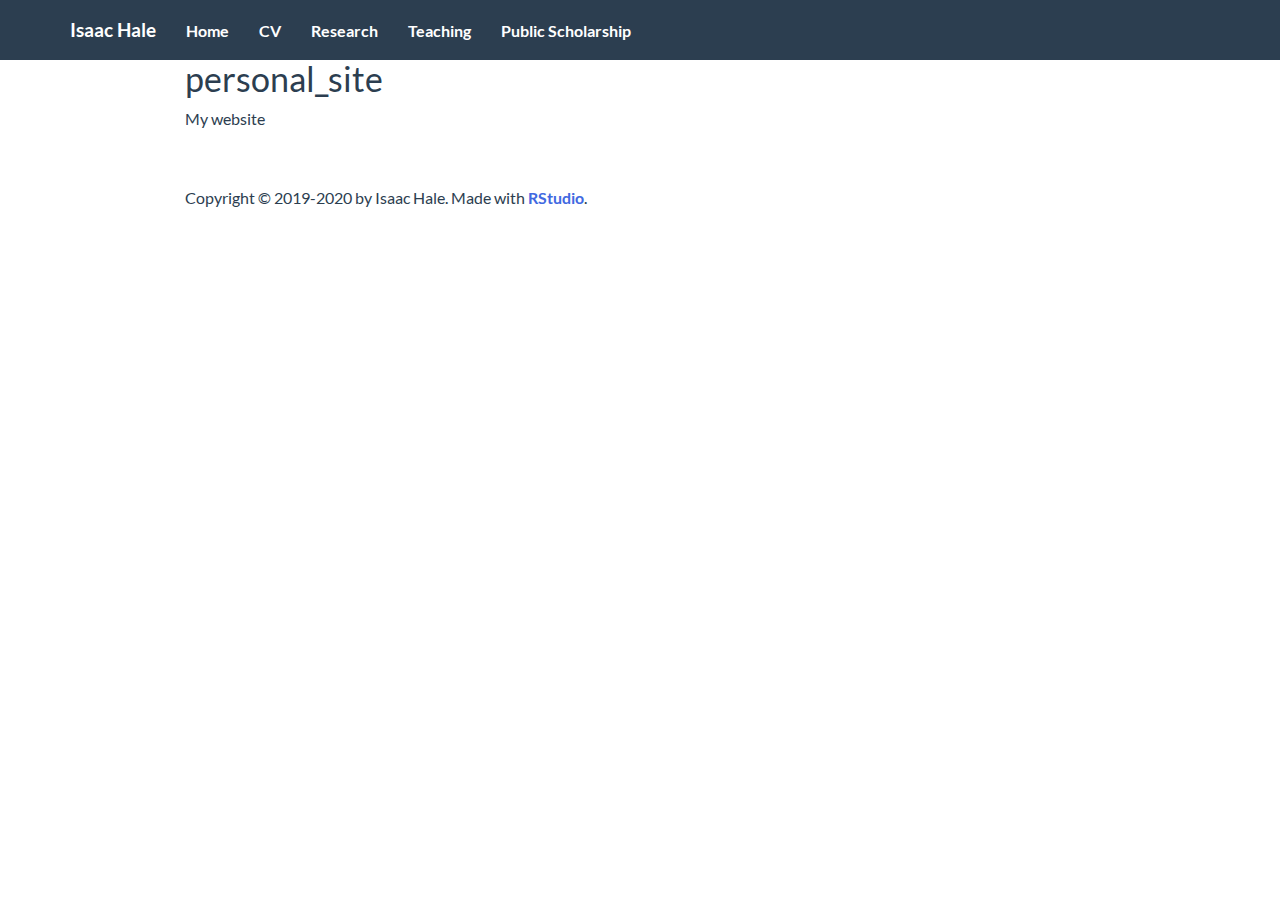
<file: README.html>
<!DOCTYPE html>

<html xmlns="http://www.w3.org/1999/xhtml">

<head>

<meta charset="utf-8" />
<meta http-equiv="Content-Type" content="text/html; charset=utf-8" />
<meta name="generator" content="pandoc" />
<meta http-equiv="X-UA-Compatible" content="IE=EDGE" />




<title>README.utf8.md</title>

<script src="site_libs/jquery-1.11.3/jquery.min.js"></script>
<meta name="viewport" content="width=device-width, initial-scale=1" />
<link href="site_libs/bootstrap-3.3.5/css/flatly.min.css" rel="stylesheet" />
<script src="site_libs/bootstrap-3.3.5/js/bootstrap.min.js"></script>
<script src="site_libs/bootstrap-3.3.5/shim/html5shiv.min.js"></script>
<script src="site_libs/bootstrap-3.3.5/shim/respond.min.js"></script>
<script src="site_libs/navigation-1.1/tabsets.js"></script>
<link href="site_libs/highlightjs-9.12.0/default.css" rel="stylesheet" />
<script src="site_libs/highlightjs-9.12.0/highlight.js"></script>

<style type="text/css">code{white-space: pre;}</style>
<style type="text/css">
  pre:not([class]) {
    background-color: white;
  }
</style>
<script type="text/javascript">
if (window.hljs) {
  hljs.configure({languages: []});
  hljs.initHighlightingOnLoad();
  if (document.readyState && document.readyState === "complete") {
    window.setTimeout(function() { hljs.initHighlighting(); }, 0);
  }
}
</script>



<style type="text/css">
h1 {
  font-size: 34px;
}
h1.title {
  font-size: 38px;
}
h2 {
  font-size: 30px;
}
h3 {
  font-size: 24px;
}
h4 {
  font-size: 18px;
}
h5 {
  font-size: 16px;
}
h6 {
  font-size: 12px;
}
.table th:not([align]) {
  text-align: left;
}
</style>

<link rel="stylesheet" href="style.css" type="text/css" />



<style type = "text/css">
.main-container {
  max-width: 940px;
  margin-left: auto;
  margin-right: auto;
}
code {
  color: inherit;
  background-color: rgba(0, 0, 0, 0.04);
}
img {
  max-width:100%;
  height: auto;
}
.tabbed-pane {
  padding-top: 12px;
}
.html-widget {
  margin-bottom: 20px;
}
button.code-folding-btn:focus {
  outline: none;
}
summary {
  display: list-item;
}
</style>


<style type="text/css">
/* padding for bootstrap navbar */
body {
  padding-top: 60px;
  padding-bottom: 40px;
}
/* offset scroll position for anchor links (for fixed navbar)  */
.section h1 {
  padding-top: 65px;
  margin-top: -65px;
}
.section h2 {
  padding-top: 65px;
  margin-top: -65px;
}
.section h3 {
  padding-top: 65px;
  margin-top: -65px;
}
.section h4 {
  padding-top: 65px;
  margin-top: -65px;
}
.section h5 {
  padding-top: 65px;
  margin-top: -65px;
}
.section h6 {
  padding-top: 65px;
  margin-top: -65px;
}
.dropdown-submenu {
  position: relative;
}
.dropdown-submenu>.dropdown-menu {
  top: 0;
  left: 100%;
  margin-top: -6px;
  margin-left: -1px;
  border-radius: 0 6px 6px 6px;
}
.dropdown-submenu:hover>.dropdown-menu {
  display: block;
}
.dropdown-submenu>a:after {
  display: block;
  content: " ";
  float: right;
  width: 0;
  height: 0;
  border-color: transparent;
  border-style: solid;
  border-width: 5px 0 5px 5px;
  border-left-color: #cccccc;
  margin-top: 5px;
  margin-right: -10px;
}
.dropdown-submenu:hover>a:after {
  border-left-color: #ffffff;
}
.dropdown-submenu.pull-left {
  float: none;
}
.dropdown-submenu.pull-left>.dropdown-menu {
  left: -100%;
  margin-left: 10px;
  border-radius: 6px 0 6px 6px;
}
</style>

<script>
// manage active state of menu based on current page
$(document).ready(function () {
  // active menu anchor
  href = window.location.pathname
  href = href.substr(href.lastIndexOf('/') + 1)
  if (href === "")
    href = "index.html";
  var menuAnchor = $('a[href="' + href + '"]');

  // mark it active
  menuAnchor.parent().addClass('active');

  // if it's got a parent navbar menu mark it active as well
  menuAnchor.closest('li.dropdown').addClass('active');
});
</script>

<!-- tabsets -->

<style type="text/css">
.tabset-dropdown > .nav-tabs {
  display: inline-table;
  max-height: 500px;
  min-height: 44px;
  overflow-y: auto;
  background: white;
  border: 1px solid #ddd;
  border-radius: 4px;
}

.tabset-dropdown > .nav-tabs > li.active:before {
  content: "";
  font-family: 'Glyphicons Halflings';
  display: inline-block;
  padding: 10px;
  border-right: 1px solid #ddd;
}

.tabset-dropdown > .nav-tabs.nav-tabs-open > li.active:before {
  content: "&#xe258;";
  border: none;
}

.tabset-dropdown > .nav-tabs.nav-tabs-open:before {
  content: "";
  font-family: 'Glyphicons Halflings';
  display: inline-block;
  padding: 10px;
  border-right: 1px solid #ddd;
}

.tabset-dropdown > .nav-tabs > li.active {
  display: block;
}

.tabset-dropdown > .nav-tabs > li > a,
.tabset-dropdown > .nav-tabs > li > a:focus,
.tabset-dropdown > .nav-tabs > li > a:hover {
  border: none;
  display: inline-block;
  border-radius: 4px;
}

.tabset-dropdown > .nav-tabs.nav-tabs-open > li {
  display: block;
  float: none;
}

.tabset-dropdown > .nav-tabs > li {
  display: none;
}
</style>

<!-- code folding -->




</head>

<body>


<div class="container-fluid main-container">




<div class="navbar navbar-default  navbar-fixed-top" role="navigation">
  <div class="container">
    <div class="navbar-header">
      <button type="button" class="navbar-toggle collapsed" data-toggle="collapse" data-target="#navbar">
        <span class="icon-bar"></span>
        <span class="icon-bar"></span>
        <span class="icon-bar"></span>
      </button>
      <a class="navbar-brand" href="index.html">Isaac Hale</a>
    </div>
    <div id="navbar" class="navbar-collapse collapse">
      <ul class="nav navbar-nav">
        <li>
  <a href="index.html">Home</a>
</li>
<li>
  <a href="cv.html">CV</a>
</li>
<li>
  <a href="research.html">Research</a>
</li>
<li>
  <a href="teaching.html">Teaching</a>
</li>
<li>
  <a href="media.html">Public Scholarship</a>
</li>
      </ul>
      <ul class="nav navbar-nav navbar-right">
        <li>
  <a href="mailto:idhale@ucdavis.edu">
    <span class="fa fa-envelope fa-lg"></span>
     
  </a>
</li>
<li>
  <a href="https://github.com/isaacdhale">
    <span class="fa fa-github fa-lg"></span>
     
  </a>
</li>
<li>
  <a href="https://twitter.com/isaachale">
    <span class="fa fa-twitter fa-lg"></span>
     
  </a>
</li>
      </ul>
    </div><!--/.nav-collapse -->
  </div><!--/.container -->
</div><!--/.navbar -->

<div class="fluid-row" id="header">




</div>


<div id="personal_site" class="section level1">
<h1>personal_site</h1>
<p>My website</p>
</div>

<!DOCTYPE html>
<br>
<br>
<p>Copyright &copy; 2019-2020 by Isaac Hale. Made with <a href="https://www.rstudio.com/">RStudio</a>.</p>



</div>

<script>

// add bootstrap table styles to pandoc tables
function bootstrapStylePandocTables() {
  $('tr.header').parent('thead').parent('table').addClass('table table-condensed');
}
$(document).ready(function () {
  bootstrapStylePandocTables();
});


</script>

<!-- tabsets -->

<script>
$(document).ready(function () {
  window.buildTabsets("TOC");
});

$(document).ready(function () {
  $('.tabset-dropdown > .nav-tabs > li').click(function () {
    $(this).parent().toggleClass('nav-tabs-open')
  });
});
</script>

<!-- code folding -->


<!-- dynamically load mathjax for compatibility with self-contained -->
<script>
  (function () {
    var script = document.createElement("script");
    script.type = "text/javascript";
    script.src  = "https://mathjax.rstudio.com/latest/MathJax.js?config=TeX-AMS-MML_HTMLorMML";
    document.getElementsByTagName("head")[0].appendChild(script);
  })();
</script>

</body>
</html>
</file>
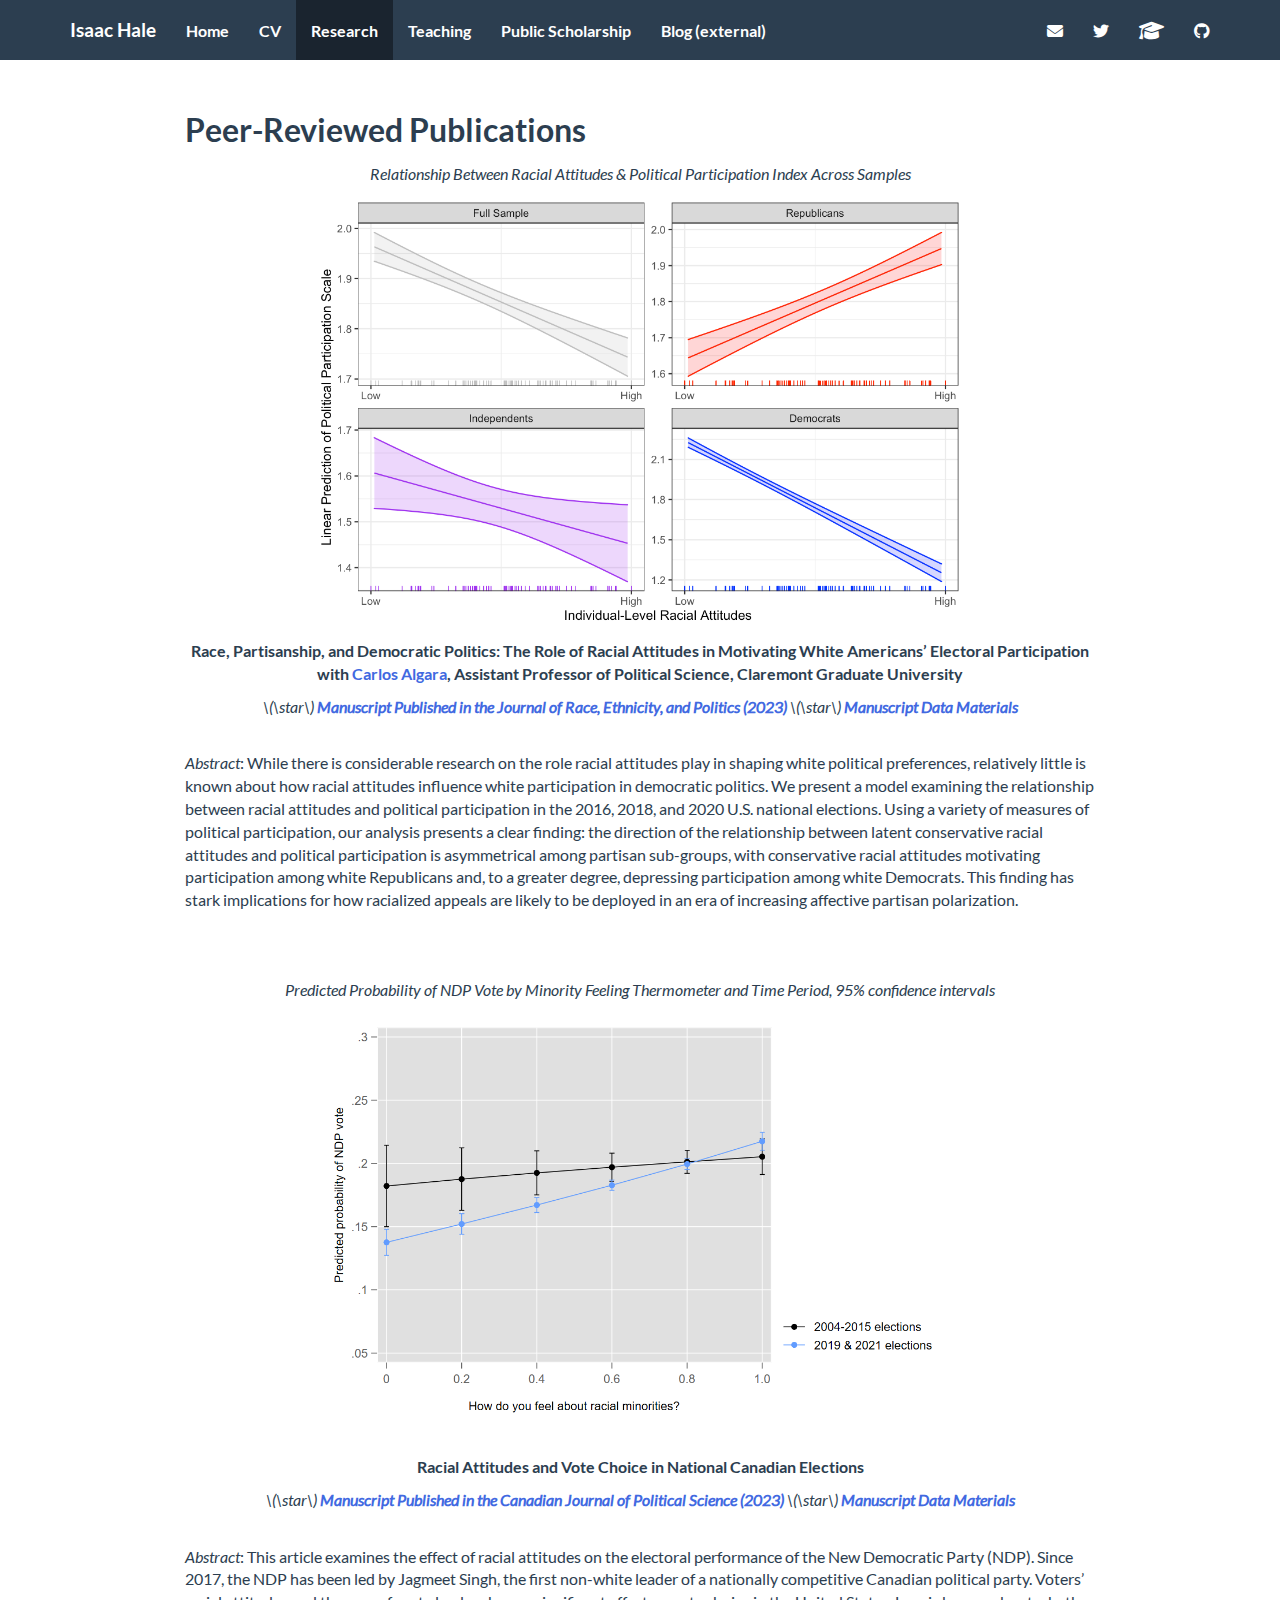
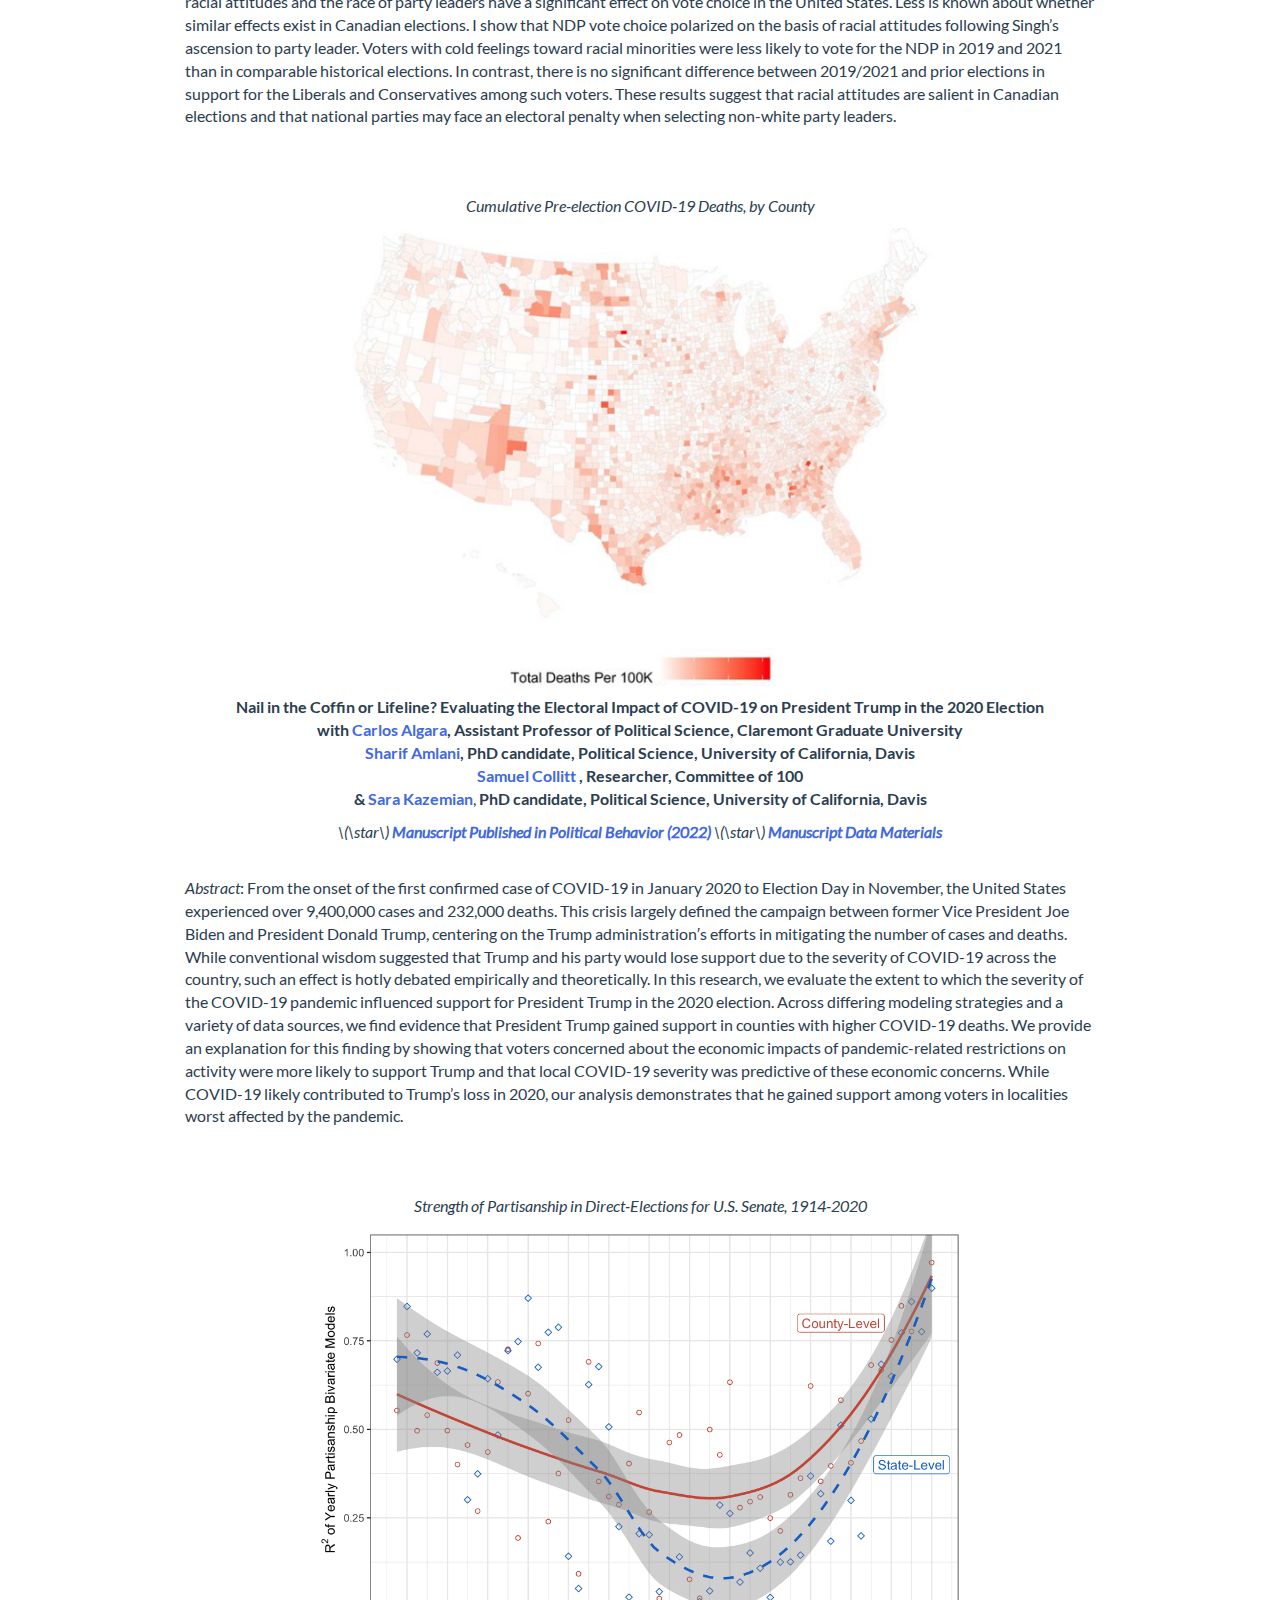
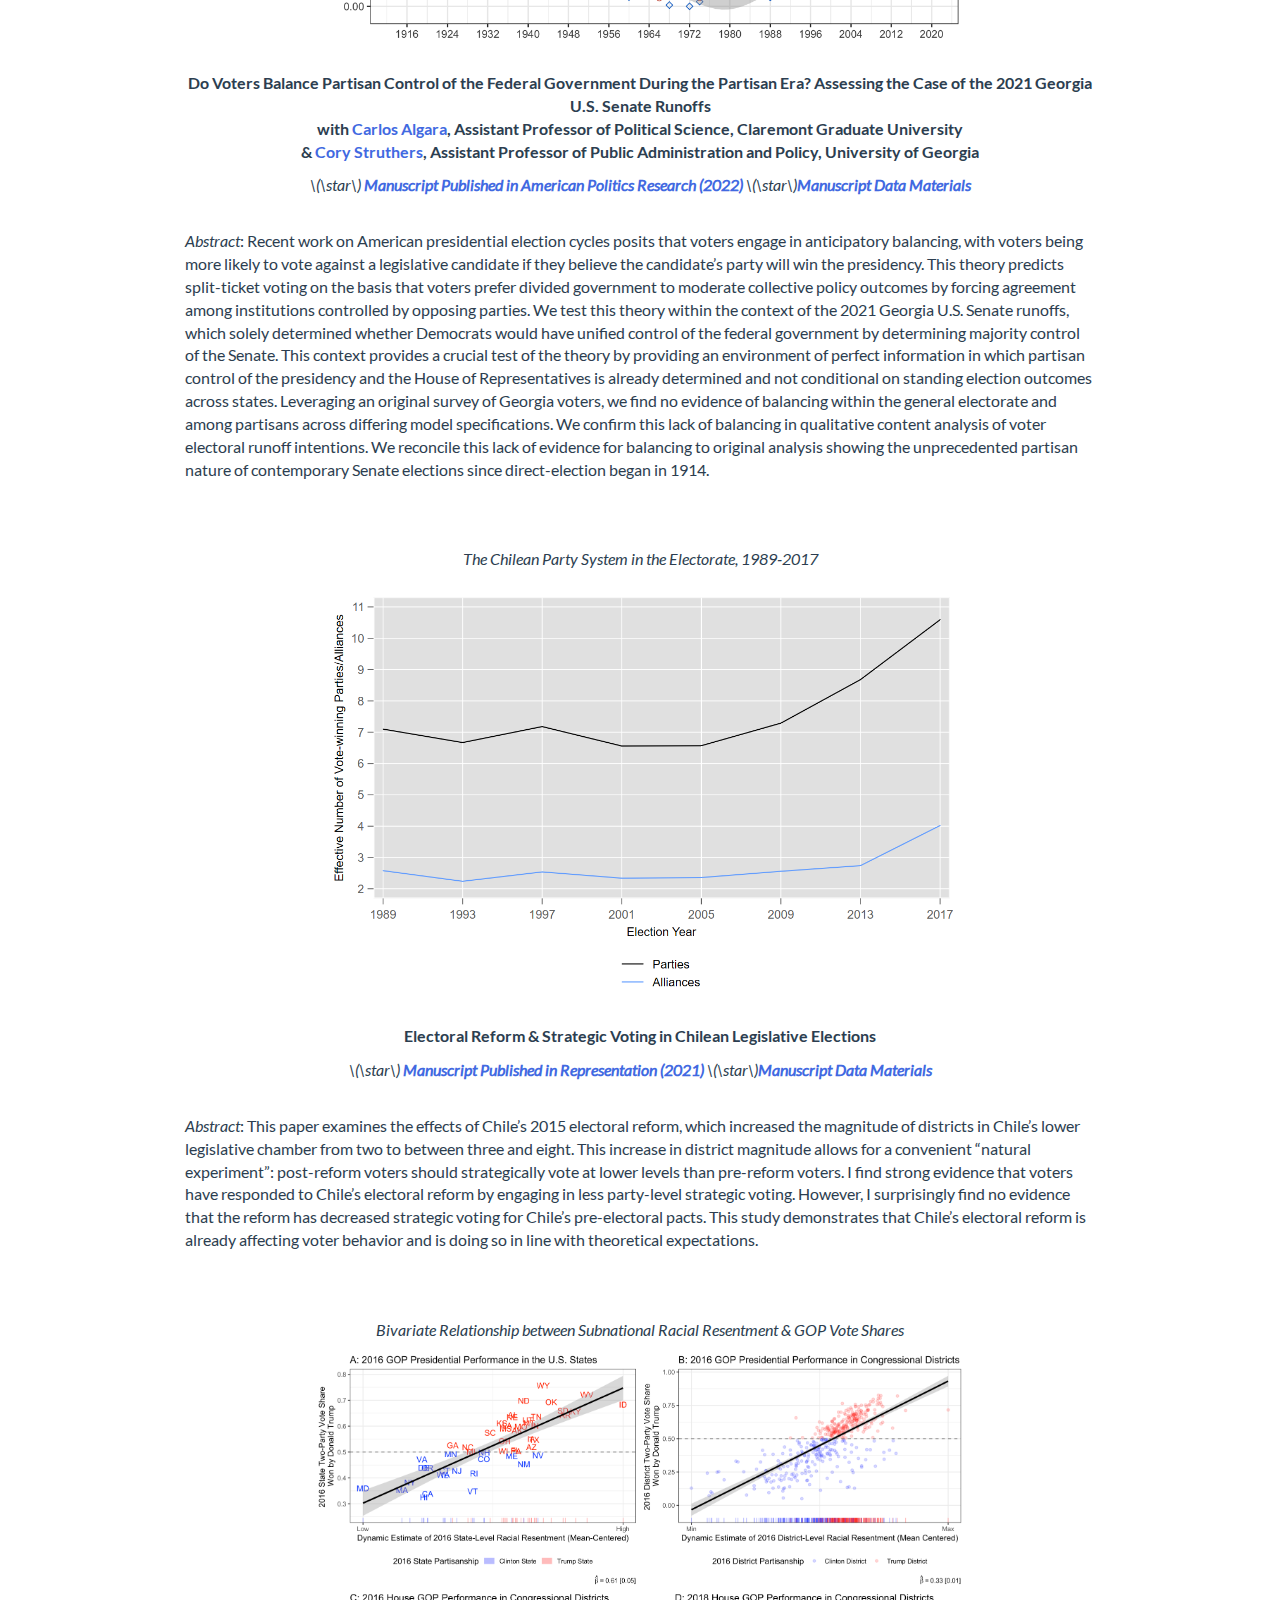
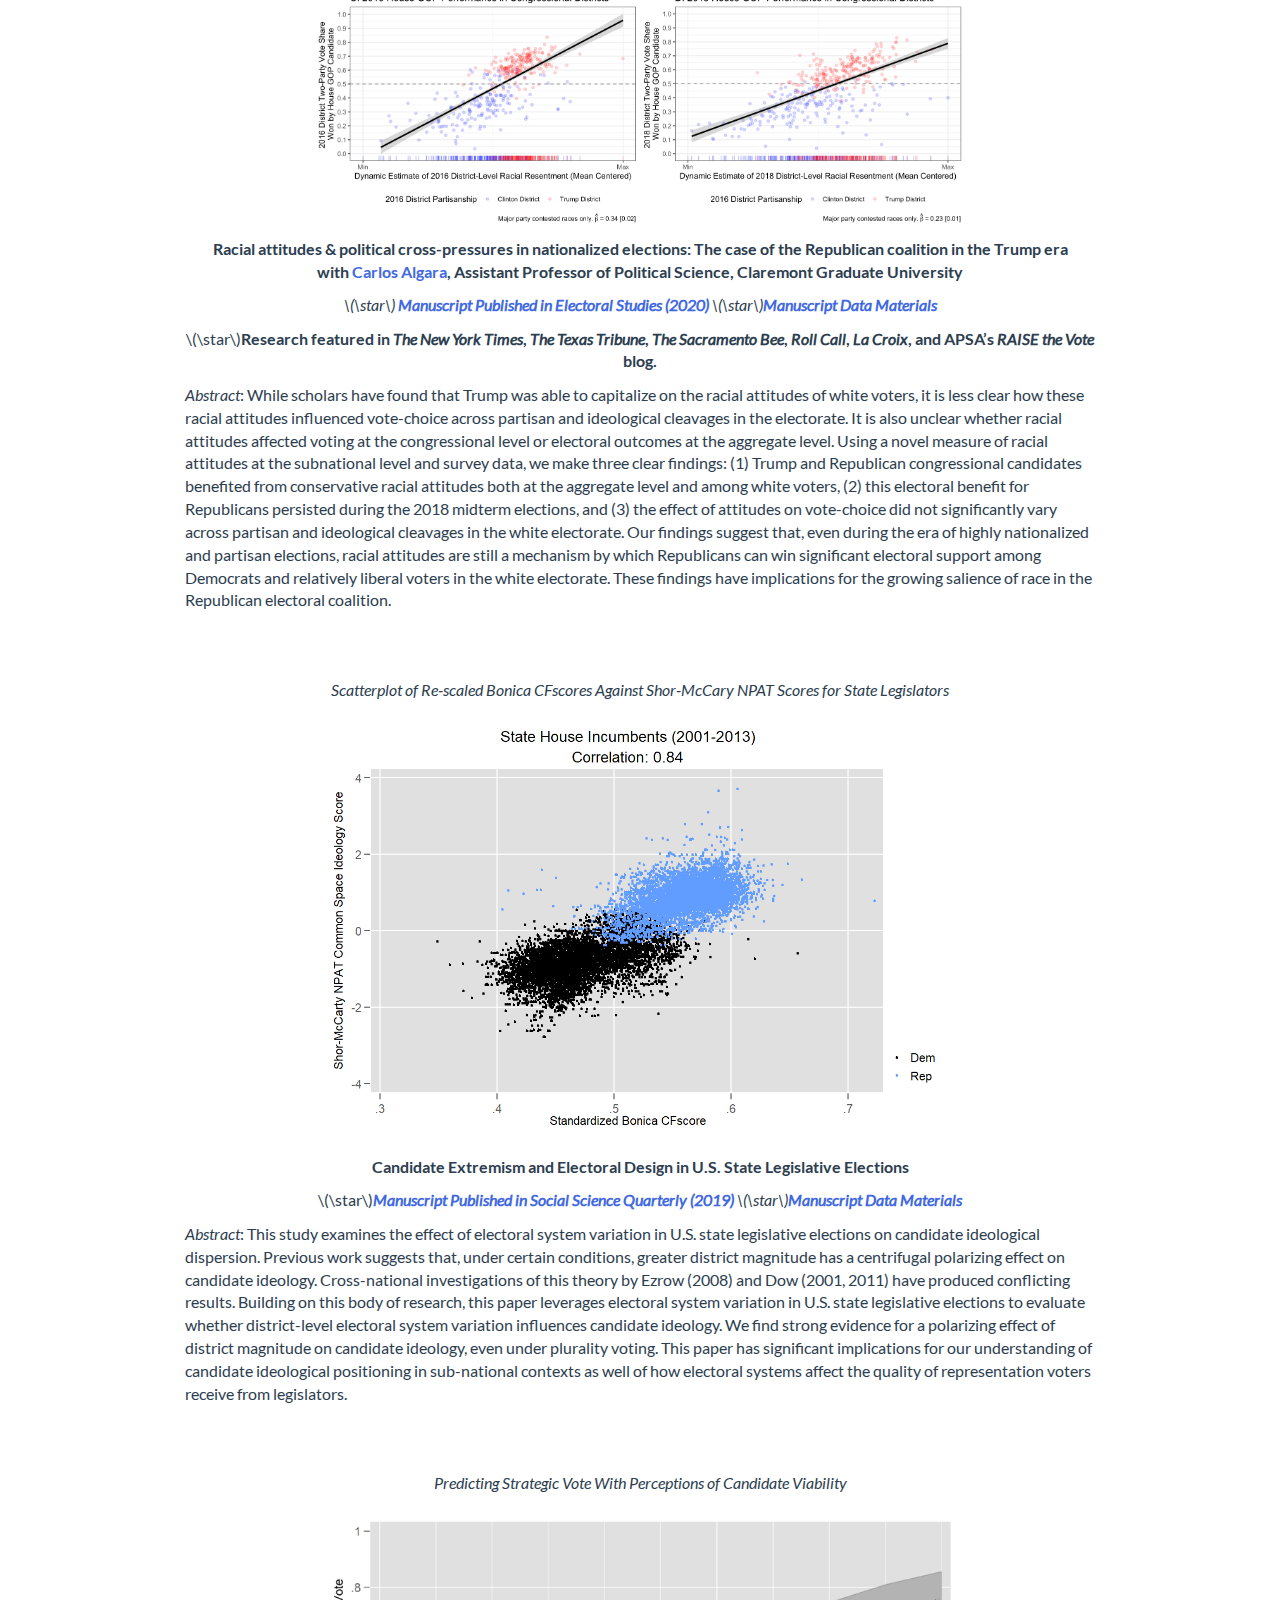
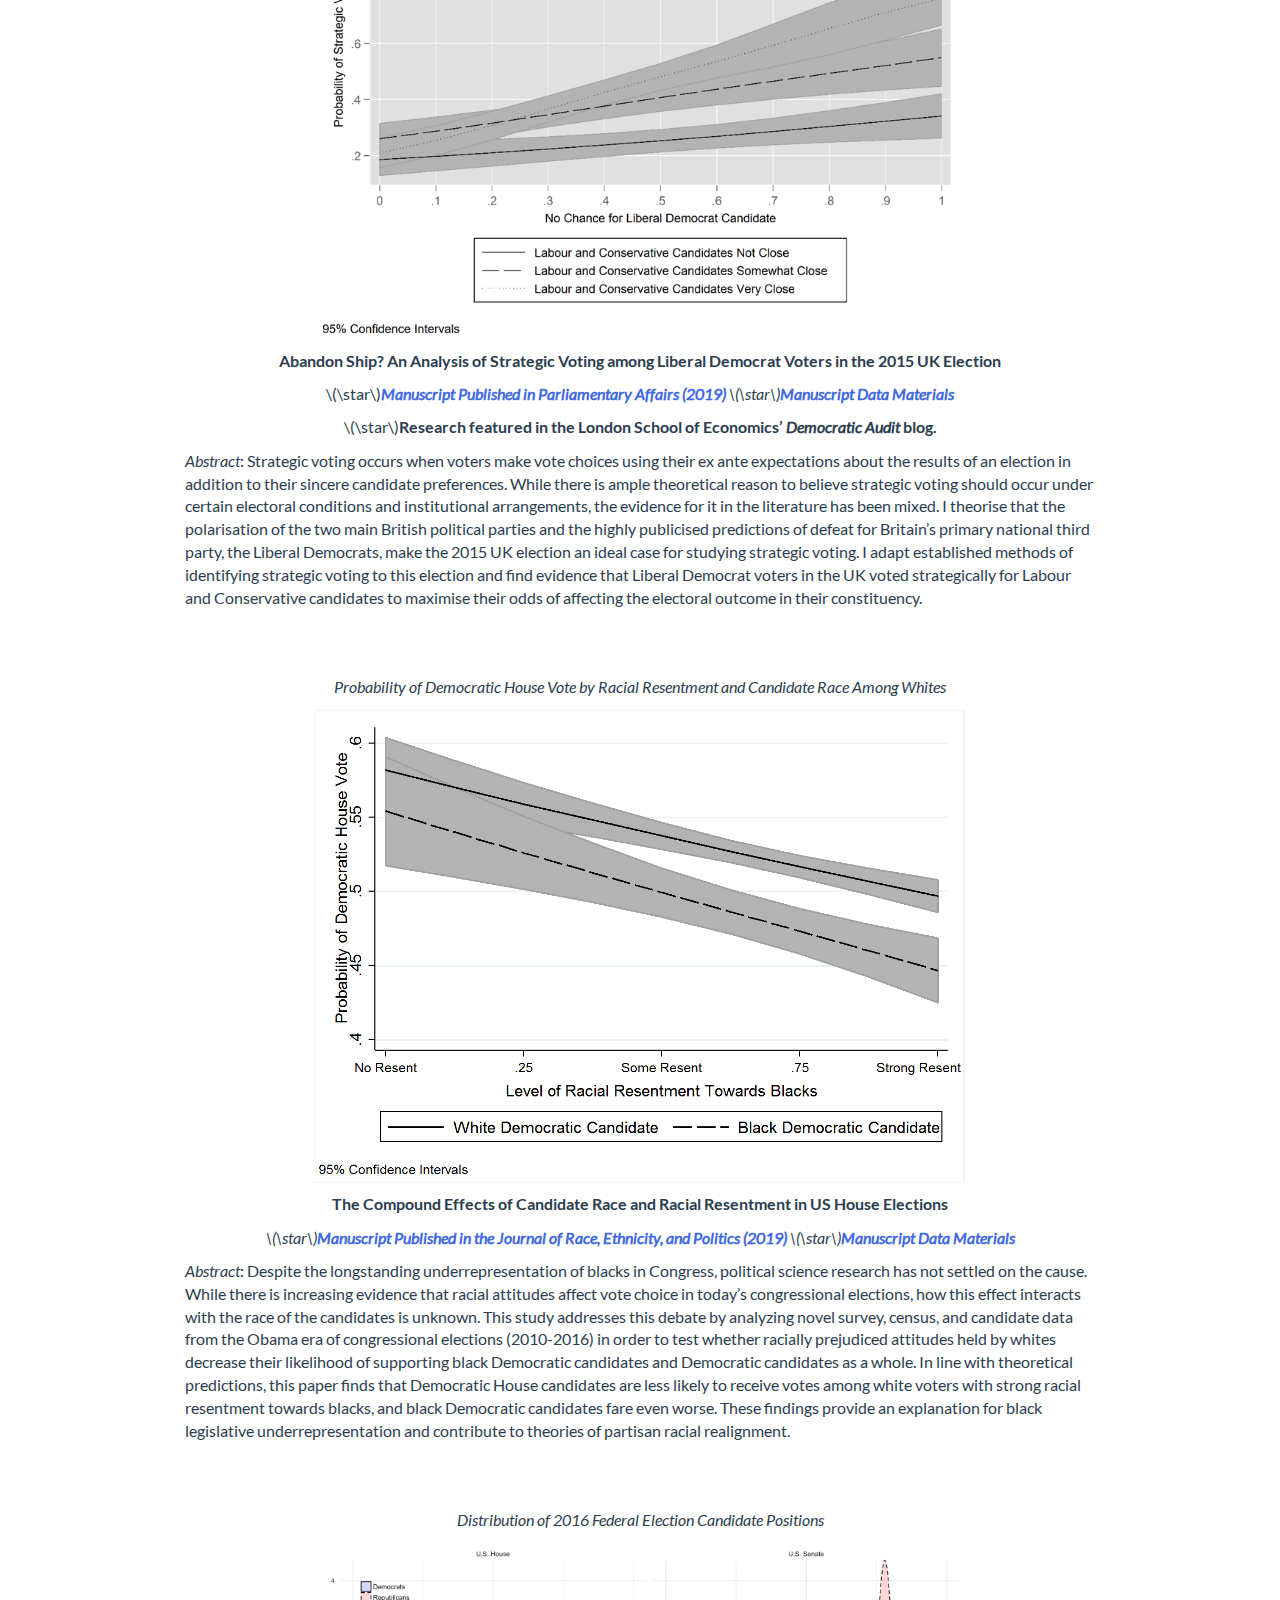
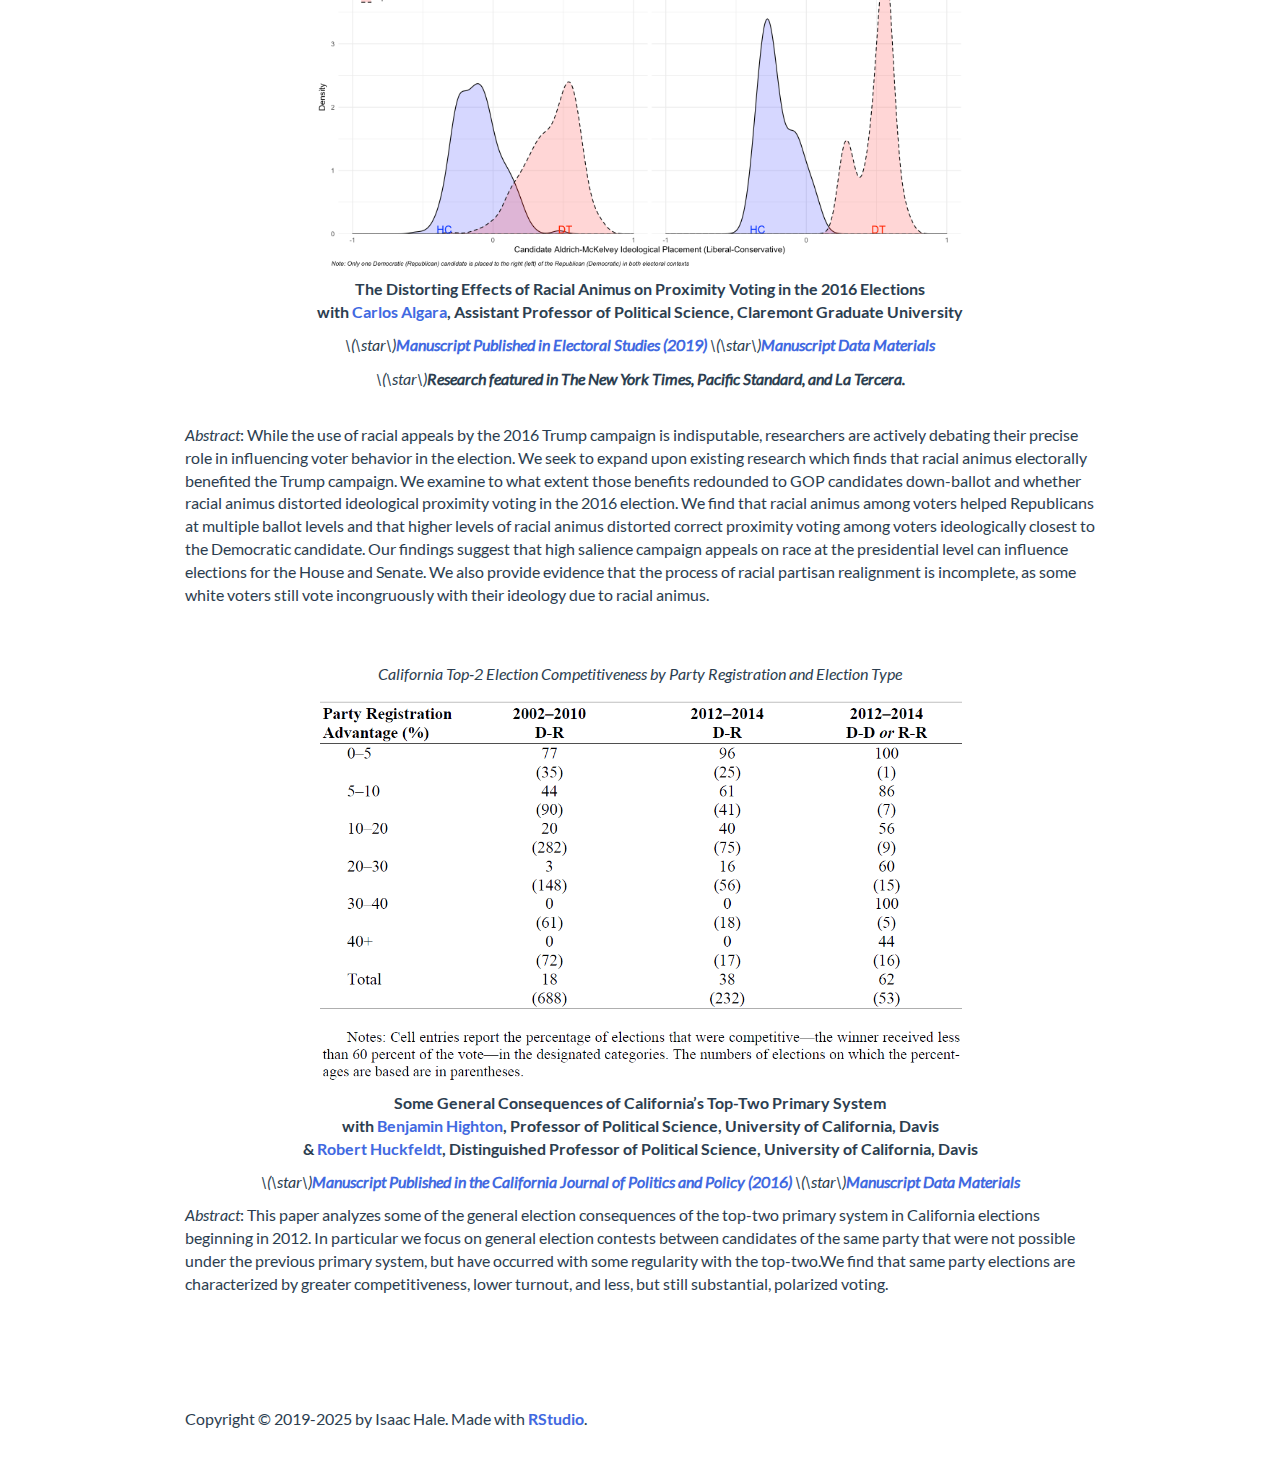
<file: research.html>
<!DOCTYPE html>

<html>

<head>

<meta charset="utf-8" />
<meta name="generator" content="pandoc" />
<meta http-equiv="X-UA-Compatible" content="IE=EDGE" />




<title>Isaac Hale’s Research</title>

<script src="site_libs/header-attrs-2.29/header-attrs.js"></script>
<script src="site_libs/jquery-3.6.0/jquery-3.6.0.min.js"></script>
<meta name="viewport" content="width=device-width, initial-scale=1" />
<link href="site_libs/bootstrap-3.3.5/css/flatly.min.css" rel="stylesheet" />
<script src="site_libs/bootstrap-3.3.5/js/bootstrap.min.js"></script>
<script src="site_libs/bootstrap-3.3.5/shim/html5shiv.min.js"></script>
<script src="site_libs/bootstrap-3.3.5/shim/respond.min.js"></script>
<style>h1 {font-size: 34px;}
       h1.title {font-size: 38px;}
       h2 {font-size: 30px;}
       h3 {font-size: 24px;}
       h4 {font-size: 18px;}
       h5 {font-size: 16px;}
       h6 {font-size: 12px;}
       code {color: inherit; background-color: rgba(0, 0, 0, 0.04);}
       pre:not([class]) { background-color: white }</style>
<script src="site_libs/navigation-1.1/tabsets.js"></script>
<link href="site_libs/highlightjs-9.12.0/default.css" rel="stylesheet" />
<script src="site_libs/highlightjs-9.12.0/highlight.js"></script>
<link href="site_libs/font-awesome-6.5.2/css/all.min.css" rel="stylesheet" />
<link href="site_libs/font-awesome-6.5.2/css/v4-shims.min.css" rel="stylesheet" />

<style type="text/css">
  code{white-space: pre-wrap;}
  span.smallcaps{font-variant: small-caps;}
  span.underline{text-decoration: underline;}
  div.column{display: inline-block; vertical-align: top; width: 50%;}
  div.hanging-indent{margin-left: 1.5em; text-indent: -1.5em;}
  ul.task-list{list-style: none;}
    </style>

<style type="text/css">code{white-space: pre;}</style>
<script type="text/javascript">
if (window.hljs) {
  hljs.configure({languages: []});
  hljs.initHighlightingOnLoad();
  if (document.readyState && document.readyState === "complete") {
    window.setTimeout(function() { hljs.initHighlighting(); }, 0);
  }
}
</script>






<link rel="stylesheet" href="style.css" type="text/css" />



<style type = "text/css">
.main-container {
  max-width: 940px;
  margin-left: auto;
  margin-right: auto;
}
img {
  max-width:100%;
}
.tabbed-pane {
  padding-top: 12px;
}
.html-widget {
  margin-bottom: 20px;
}
button.code-folding-btn:focus {
  outline: none;
}
summary {
  display: list-item;
}
details > summary > p:only-child {
  display: inline;
}
pre code {
  padding: 0;
}
</style>


<style type="text/css">
.dropdown-submenu {
  position: relative;
}
.dropdown-submenu>.dropdown-menu {
  top: 0;
  left: 100%;
  margin-top: -6px;
  margin-left: -1px;
  border-radius: 0 6px 6px 6px;
}
.dropdown-submenu:hover>.dropdown-menu {
  display: block;
}
.dropdown-submenu>a:after {
  display: block;
  content: " ";
  float: right;
  width: 0;
  height: 0;
  border-color: transparent;
  border-style: solid;
  border-width: 5px 0 5px 5px;
  border-left-color: #cccccc;
  margin-top: 5px;
  margin-right: -10px;
}
.dropdown-submenu:hover>a:after {
  border-left-color: #adb5bd;
}
.dropdown-submenu.pull-left {
  float: none;
}
.dropdown-submenu.pull-left>.dropdown-menu {
  left: -100%;
  margin-left: 10px;
  border-radius: 6px 0 6px 6px;
}
</style>

<script type="text/javascript">
// manage active state of menu based on current page
$(document).ready(function () {
  // active menu anchor
  href = window.location.pathname
  href = href.substr(href.lastIndexOf('/') + 1)
  if (href === "")
    href = "index.html";
  var menuAnchor = $('a[href="' + href + '"]');

  // mark the anchor link active (and if it's in a dropdown, also mark that active)
  var dropdown = menuAnchor.closest('li.dropdown');
  if (window.bootstrap) { // Bootstrap 4+
    menuAnchor.addClass('active');
    dropdown.find('> .dropdown-toggle').addClass('active');
  } else { // Bootstrap 3
    menuAnchor.parent().addClass('active');
    dropdown.addClass('active');
  }

  // Navbar adjustments
  var navHeight = $(".navbar").first().height() + 15;
  var style = document.createElement('style');
  var pt = "padding-top: " + navHeight + "px; ";
  var mt = "margin-top: -" + navHeight + "px; ";
  var css = "";
  // offset scroll position for anchor links (for fixed navbar)
  for (var i = 1; i <= 6; i++) {
    css += ".section h" + i + "{ " + pt + mt + "}\n";
  }
  style.innerHTML = "body {" + pt + "padding-bottom: 40px; }\n" + css;
  document.head.appendChild(style);
});
</script>

<!-- tabsets -->

<style type="text/css">
.tabset-dropdown > .nav-tabs {
  display: inline-table;
  max-height: 500px;
  min-height: 44px;
  overflow-y: auto;
  border: 1px solid #ddd;
  border-radius: 4px;
}

.tabset-dropdown > .nav-tabs > li.active:before, .tabset-dropdown > .nav-tabs.nav-tabs-open:before {
  content: "\e259";
  font-family: 'Glyphicons Halflings';
  display: inline-block;
  padding: 10px;
  border-right: 1px solid #ddd;
}

.tabset-dropdown > .nav-tabs.nav-tabs-open > li.active:before {
  content: "\e258";
  font-family: 'Glyphicons Halflings';
  border: none;
}

.tabset-dropdown > .nav-tabs > li.active {
  display: block;
}

.tabset-dropdown > .nav-tabs > li > a,
.tabset-dropdown > .nav-tabs > li > a:focus,
.tabset-dropdown > .nav-tabs > li > a:hover {
  border: none;
  display: inline-block;
  border-radius: 4px;
  background-color: transparent;
}

.tabset-dropdown > .nav-tabs.nav-tabs-open > li {
  display: block;
  float: none;
}

.tabset-dropdown > .nav-tabs > li {
  display: none;
}
</style>

<!-- code folding -->




</head>

<body>


<div class="container-fluid main-container">




<div class="navbar navbar-default  navbar-fixed-top" role="navigation">
  <div class="container">
    <div class="navbar-header">
      <button type="button" class="navbar-toggle collapsed" data-toggle="collapse" data-bs-toggle="collapse" data-target="#navbar" data-bs-target="#navbar">
        <span class="icon-bar"></span>
        <span class="icon-bar"></span>
        <span class="icon-bar"></span>
      </button>
      <a class="navbar-brand" href="index.html">Isaac Hale</a>
    </div>
    <div id="navbar" class="navbar-collapse collapse">
      <ul class="nav navbar-nav">
        <li>
  <a href="index.html">Home</a>
</li>
<li>
  <a href="cv.html">CV</a>
</li>
<li>
  <a href="research.html">Research</a>
</li>
<li>
  <a href="teaching.html">Teaching</a>
</li>
<li>
  <a href="media.html">Public Scholarship</a>
</li>
<li>
  <a href="https://isaacdhale.wordpress.com">Blog (external)</a>
</li>
      </ul>
      <ul class="nav navbar-nav navbar-right">
        <li>
  <a href="mailto:halei@oxy.edu">
    <span class="fas fa-envelope"></span>
     
  </a>
</li>
<li>
  <a href="https://twitter.com/isaachale">
    <span class="fab fa-twitter"></span>
     
  </a>
</li>
<li>
  <a href="https://scholar.google.com/citations?user=-utYyHYAAAAJ">
    <span class="fa fa-graduation-cap fa-lg"></span>
     
  </a>
</li>
<li>
  <a href="https://github.com/isaacdhale">
    <span class="fab fa-github"></span>
     
  </a>
</li>
      </ul>
    </div><!--/.nav-collapse -->
  </div><!--/.container -->
</div><!--/.navbar -->

<div id="header">



<h1 class="title toc-ignore">Isaac Hale’s Research</h1>

</div>


<head>
<title>
Isaac Hale’s Research
</title>
<!-- Global site tag (gtag.js) - Google Analytics -->
<script async src="https://www.googletagmanager.com/gtag/js?id=UA-140699540-1"></script>
<script>
  window.dataLayer = window.dataLayer || [];
  function gtag(){dataLayer.push(arguments);}
  gtag('js', new Date());

  gtag('config', 'UA-140699540-1');
</script>
</head>
<p><font size="+3"><b>Peer-Reviewed Publications</b></font></p>
<i>
<p style="text-align:center">
Relationship Between Racial Attitudes &amp; Political Participation
Index Across Samples
</p>
<p></i></p>
<p><img src="fig5_participation_RR.png" /></p>
<p style="text-align:center">
<b>Race, Partisanship, and Democratic Politics: The Role of Racial
Attitudes in Motivating White Americans’ Electoral Participation<br>
with <a href="https://calgara.github.io">Carlos Algara</a>, Assistant
Professor of Political Science, Claremont Graduate University<br></b>
</p>
<i>
<p style="text-align:center">
<span class="math inline">\(\star\)</span>
<a href="https://doi.org/10.1017/rep.2023.16"><b>Manuscript Published in
the <i>Journal of Race, Ethnicity, and Politics</i> (2023)</b></a> <span
class="math inline">\(\star\)</span>
<a href="mailto:halei@oxy.edu">Manuscript Data Materials</a>
</p>
<p></i></p>
<p></i> <br> <i>Abstract</i>: While there is considerable research on
the role racial attitudes play in shaping white political preferences,
relatively little is known about how racial attitudes influence white
participation in democratic politics. We present a model examining the
relationship between racial attitudes and political participation in the
2016, 2018, and 2020 U.S. national elections. Using a variety of
measures of political participation, our analysis presents a clear
finding: the direction of the relationship between latent conservative
racial attitudes and political participation is asymmetrical among
partisan sub-groups, with conservative racial attitudes motivating
participation among white Republicans and, to a greater degree,
depressing participation among white Democrats. This finding has stark
implications for how racialized appeals are likely to be deployed in an
era of increasing affective partisan polarization.</p>
<p><br> <br></p>
<i>
<p style="text-align:center">
Predicted Probability of NDP Vote by Minority Feeling Thermometer and
Time Period, 95% confidence intervals
</p>
<p></i></p>
<p><img src="cjps_figure_3.png" /></p>
<p style="text-align:center">
<b>Racial Attitudes and Vote Choice in National Canadian
Elections<br></b>
</p>
<i>
<p style="text-align:center">
<span class="math inline">\(\star\)</span>
<a href="https://doi.org/10.1017/S0008423923000367"><b>Manuscript
Published in the <i>Canadian Journal of Political Science</i>
(2023)</b></a> <span class="math inline">\(\star\)</span>
<a href="mailto:halei@oxy.edu">Manuscript Data Materials</a>
</p>
<p></i></p>
<p></i> <br> <i>Abstract</i>: This article examines the effect of racial
attitudes on the electoral performance of the New Democratic Party
(NDP). Since 2017, the NDP has been led by Jagmeet Singh, the first
non-white leader of a nationally competitive Canadian political party.
Voters’ racial attitudes and the race of party leaders have a
significant effect on vote choice in the United States. Less is known
about whether similar effects exist in Canadian elections. I show that
NDP vote choice polarized on the basis of racial attitudes following
Singh’s ascension to party leader. Voters with cold feelings toward
racial minorities were less likely to vote for the NDP in 2019 and 2021
than in comparable historical elections. In contrast, there is no
significant difference between 2019/2021 and prior elections in support
for the Liberals and Conservatives among such voters. These results
suggest that racial attitudes are salient in Canadian elections and that
national parties may face an electoral penalty when selecting non-white
party leaders.</p>
<p><br> <br></p>
<i>
<p style="text-align:center">
Cumulative Pre-election COVID-19 Deaths, by County
</p>
<p></i></p>
<p><img src="covid_deaths_2020_map.PNG" /></p>
<p style="text-align:center">
<b>Nail in the Coffin or Lifeline? Evaluating the Electoral Impact of
COVID-19 on President Trump in the 2020 Election<br> with
<a href="https://calgara.github.io">Carlos Algara</a>, Assistant
Professor of Political Science, Claremont Graduate University <br>
<a href="https://www.sharifamlani.com/home"> Sharif Amlani</a>, PhD
candidate, Political Science, University of California, Davis</b> <br>
<a href="https://www.committee100.org/staff/sam-collitt/"> Samuel
Collitt </a><b> , Researcher, Committee of 100</b> <br> <b>&amp;</b>
<a href="https://www.sarakazemian.com/home">Sara Kazemian</a>, <b> PhD
candidate, Political Science, University of California, Davis</b>
</p>
<i>
<p style="text-align:center">
<span class="math inline">\(\star\)</span>
<a href="https://doi.org/10.1007/s11109-022-09826-x"><b>Manuscript
Published in <i>Political Behavior</i> (2022)</b></a> <span
class="math inline">\(\star\)</span>
<a href="mailto:halei@oxy.edu">Manuscript Data Materials</a>
</p>
<p></i></p>
<p></i> <br> <i>Abstract</i>: From the onset of the first confirmed case
of COVID-19 in January 2020 to Election Day in November, the United
States experienced over 9,400,000 cases and 232,000 deaths. This crisis
largely defined the campaign between former Vice President Joe Biden and
President Donald Trump, centering on the Trump administration′s efforts
in mitigating the number of cases and deaths. While conventional wisdom
suggested that Trump and his party would lose support due to the
severity of COVID-19 across the country, such an effect is hotly debated
empirically and theoretically. In this research, we evaluate the extent
to which the severity of the COVID-19 pandemic influenced support for
President Trump in the 2020 election. Across differing modeling
strategies and a variety of data sources, we find evidence that
President Trump gained support in counties with higher COVID-19 deaths.
We provide an explanation for this finding by showing that voters
concerned about the economic impacts of pandemic-related restrictions on
activity were more likely to support Trump and that local COVID-19
severity was predictive of these economic concerns. While COVID-19
likely contributed to Trump’s loss in 2020, our analysis demonstrates
that he gained support among voters in localities worst affected by the
pandemic.</p>
<p><br> <br></p>
<i>
<p style="text-align:center">
Strength of Partisanship in Direct-Elections for U.S. Senate, 1914-2020
</p>
<p></i></p>
<p><img src="GA_Figure_1.png" /></p>
<p style="text-align:center">
<b>Do Voters Balance Partisan Control of the Federal Government During
the Partisan Era? Assessing the Case of the 2021 Georgia U.S. Senate
Runoffs<br> with <a href="https://calgara.github.io">Carlos Algara</a>,
Assistant Professor of Political Science, Claremont Graduate University
<br> &amp; <a href="https://corystruthers.weebly.com/">Cory
Struthers</a>, Assistant Professor of Public Administration and Policy,
University of Georgia</b>
</p>
<i>
<p style="text-align:center">
<span class="math inline">\(\star\)</span>
<a href="https://doi.org/10.1177%2F1532673X211070819"><b>Manuscript
Published in <i>American Politics Research</i> (2022)</b></a> <span
class="math inline">\(\star\)</span><a href="mailto:halei@oxy.edu">Manuscript
Data Materials</a>
</p>
<p></i></p>
<p></i> <br> <i>Abstract</i>: Recent work on American presidential
election cycles posits that voters engage in anticipatory balancing,
with voters being more likely to vote against a legislative candidate if
they believe the candidate’s party will win the presidency. This theory
predicts split-ticket voting on the basis that voters prefer divided
government to moderate collective policy outcomes by forcing agreement
among institutions controlled by opposing parties. We test this theory
within the context of the 2021 Georgia U.S. Senate runoffs, which solely
determined whether Democrats would have unified control of the federal
government by determining majority control of the Senate. This context
provides a crucial test of the theory by providing an environment of
perfect information in which partisan control of the presidency and the
House of Representatives is already determined and not conditional on
standing election outcomes across states. Leveraging an original survey
of Georgia voters, we find no evidence of balancing within the general
electorate and among partisans across differing model specifications. We
confirm this lack of balancing in qualitative content analysis of voter
electoral runoff intentions. We reconcile this lack of evidence for
balancing to original analysis showing the unprecedented partisan nature
of contemporary Senate elections since direct-election began in
1914.</p>
<p><br> <br></p>
<i>
<p style="text-align:center">
The Chilean Party System in the Electorate, 1989-2017
</p>
<p></i></p>
<p><img src="Chile_Figure_1.png" /></p>
<p style="text-align:center">
<b>Electoral Reform &amp; Strategic Voting in Chilean Legislative
Elections</b>
</p>
<i>
<p style="text-align:center">
<span class="math inline">\(\star\)</span>
<a href="https://doi.org/10.1080/00344893.2021.1964585"><b>Manuscript
Published in <i>Representation</i> (2021)</b></a> <span
class="math inline">\(\star\)</span><a href="mailto:halei@oxy.edu">Manuscript
Data Materials</a>
</p>
<p></i></p>
<p></i> <br> <i>Abstract</i>: This paper examines the effects of Chile’s
2015 electoral reform, which increased the magnitude of districts in
Chile’s lower legislative chamber from two to between three and eight.
This increase in district magnitude allows for a convenient “natural
experiment”: post-reform voters should strategically vote at lower
levels than pre-reform voters. I find strong evidence that voters have
responded to Chile’s electoral reform by engaging in less party-level
strategic voting. However, I surprisingly find no evidence that the
reform has decreased strategic voting for Chile’s pre-electoral pacts.
This study demonstrates that Chile’s electoral reform is already
affecting voter behavior and is doing so in line with theoretical
expectations.</p>
<p><br> <br></p>
<i>
<p style="text-align:center">
Bivariate Relationship between Subnational Racial Resentment &amp; GOP
Vote Shares
</p>
<p></i></p>
<p><img src="scatterplots_RR_2018.png" /></p>
<p style="text-align:center">
<b>Racial attitudes &amp; political cross-pressures in nationalized
elections: The case of the Republican coalition in the Trump era <br>
with <a href="https://calgara.github.io">Carlos Algara</a>, Assistant
Professor of Political Science, Claremont Graduate University</b>
</p>
<i>
<p style="text-align:center">
<span class="math inline">\(\star\)</span>
<a href="https://www.sciencedirect.com/science/article/pii/S0261379420300901">Manuscript
Published in Electoral Studies (2020)</a> <span
class="math inline">\(\star\)</span><a href="mailto:halei@oxy.edu">Manuscript
Data Materials</a>
</p>
<p></i></p>
<p style="text-align:center">
<span class="math inline">\(\star\)</span><b>Research featured in <i>The
New York Times</i>, <i>The Texas Tribune</i>, <i>The Sacramento Bee</i>,
<i>Roll Call</i>, <i>La Croix</i>, and APSA’s <i>RAISE the Vote</i>
blog.</b>
</p>
<p><i>Abstract</i>: While scholars have found that Trump was able to
capitalize on the racial attitudes of white voters, it is less clear how
these racial attitudes influenced vote-choice across partisan and
ideological cleavages in the electorate. It is also unclear whether
racial attitudes affected voting at the congressional level or electoral
outcomes at the aggregate level. Using a novel measure of racial
attitudes at the subnational level and survey data, we make three clear
findings: (1) Trump and Republican congressional candidates benefited
from conservative racial attitudes both at the aggregate level and among
white voters, (2) this electoral benefit for Republicans persisted
during the 2018 midterm elections, and (3) the effect of attitudes on
vote-choice did not significantly vary across partisan and ideological
cleavages in the white electorate. Our findings suggest that, even
during the era of highly nationalized and partisan elections, racial
attitudes are still a mechanism by which Republicans can win significant
electoral support among Democrats and relatively liberal voters in the
white electorate. These findings have implications for the growing
salience of race in the Republican electoral coalition.</p>
<p><br> <br></p>
<i>
<p style="text-align:center">
Scatterplot of Re-scaled Bonica CFscores Against Shor-McCary NPAT Scores
for State Legislators
</p>
<p></i></p>
<p><img src="correlation_npat_DIME.png" /></p>
<p style="text-align:center">
<b>Candidate Extremism and Electoral Design in U.S. State Legislative
Elections</b>
</p>
<p style="text-align:center">
<span
class="math inline">\(\star\)</span><i><a href="https://doi.org/10.1111/ssqu.12749">Manuscript
Published in Social Science Quarterly (2019)</a> <span
class="math inline">\(\star\)</span><a href="mailto:halei@oxy.edu">Manuscript
Data Materials</a>
</p>
<p></i></p>
<p><i>Abstract</i>: This study examines the effect of electoral system
variation in U.S. state legislative elections on candidate ideological
dispersion. Previous work suggests that, under certain conditions,
greater district magnitude has a centrifugal polarizing effect on
candidate ideology. Cross-national investigations of this theory by
Ezrow (2008) and Dow (2001, 2011) have produced conflicting results.
Building on this body of research, this paper leverages electoral system
variation in U.S. state legislative elections to evaluate whether
district-level electoral system variation influences candidate ideology.
We find strong evidence for a polarizing effect of district magnitude on
candidate ideology, even under plurality voting. This paper has
significant implications for our understanding of candidate ideological
positioning in sub-national contexts as well of how electoral systems
affect the quality of representation voters receive from
legislators.</p>
<p><br> <br></p>
<i>
<p style="text-align:center">
Predicting Strategic Vote With Perceptions of Candidate Viability
</p>
<p></i></p>
<p><img src="parlaffairs.png" /></p>
<p style="text-align:center">
<b>Abandon Ship? An Analysis of Strategic Voting among Liberal Democrat
Voters in the 2015 UK Election</b>
</p>
<p style="text-align:center">
<span
class="math inline">\(\star\)</span><i><a href="https://academic.oup.com/pa/advance-article-abstract/doi/10.1093/pa/gsz007/5365507">Manuscript
Published in Parliamentary Affairs (2019)</a> <span
class="math inline">\(\star\)</span><a href="mailto:halei@oxy.edu">Manuscript
Data Materials</a>
</p>
<p></i></p>
<p style="text-align:center">
<span class="math inline">\(\star\)</span><b>Research featured in the
London School of Economics’ <i>Democratic Audit</i> blog.</b>
</p>
<p><i>Abstract</i>: Strategic voting occurs when voters make vote
choices using their ex ante expectations about the results of an
election in addition to their sincere candidate preferences. While there
is ample theoretical reason to believe strategic voting should occur
under certain electoral conditions and institutional arrangements, the
evidence for it in the literature has been mixed. I theorise that the
polarisation of the two main British political parties and the highly
publicised predictions of defeat for Britain’s primary national third
party, the Liberal Democrats, make the 2015 UK election an ideal case
for studying strategic voting. I adapt established methods of
identifying strategic voting to this election and find evidence that
Liberal Democrat voters in the UK voted strategically for Labour and
Conservative candidates to maximise their odds of affecting the
electoral outcome in their constituency.</p>
<p><br> <br></p>
<i>
<p style="text-align:center">
Probability of Democratic House Vote by Racial Resentment and Candidate
Race Among Whites
</p>
<p></i></p>
<p><img src="cand_race_RR_marginal.png" /></p>
<p style="text-align:center">
<b>The Compound Effects of Candidate Race and Racial Resentment in US
House Elections</b>
</p>
<i>
<p style="text-align:center">
<span
class="math inline">\(\star\)</span><a href="https://dx.doi.org/10.1017/rep.2019.34">Manuscript
Published in the Journal of Race, Ethnicity, and Politics (2019)</a>
<span
class="math inline">\(\star\)</span><a href="mailto:halei@oxy.edu">Manuscript
Data Materials</a>
</p>
<p></i></p>
<p><i>Abstract</i>: Despite the longstanding underrepresentation of
blacks in Congress, political science research has not settled on the
cause. While there is increasing evidence that racial attitudes affect
vote choice in today’s congressional elections, how this effect
interacts with the race of the candidates is unknown. This study
addresses this debate by analyzing novel survey, census, and candidate
data from the Obama era of congressional elections (2010-2016) in order
to test whether racially prejudiced attitudes held by whites decrease
their likelihood of supporting black Democratic candidates and
Democratic candidates as a whole. In line with theoretical predictions,
this paper finds that Democratic House candidates are less likely to
receive votes among white voters with strong racial resentment towards
blacks, and black Democratic candidates fare even worse. These findings
provide an explanation for black legislative underrepresentation and
contribute to theories of partisan racial realignment.</p>
<p><br> <br></p>
<i>
<p style="text-align:center">
Distribution of 2016 Federal Election Candidate Positions
</p>
<p></i></p>
<p><img src="candidate_stimuli_placements_lines.png" /></p>
<p style="text-align:center">
<b>The Distorting Effects of Racial Animus on Proximity Voting in the
2016 Elections <br> with <a href="https://calgara.github.io">Carlos
Algara</a>, Assistant Professor of Political Science, Claremont Graduate
University</b>
</p>
<i>
<p style="text-align:center">
<span
class="math inline">\(\star\)</span><a href="https://doi.org/10.1016/j.electstud.2019.02.001">Manuscript
Published in Electoral Studies (2019)</a> <span
class="math inline">\(\star\)</span><a href="mailto:halei@oxy.edu">Manuscript
Data Materials</a>
</p>
<p style="text-align:center">
<span class="math inline">\(\star\)</span><b>Research featured in <i>The
New York Times</i>, <i>Pacific Standard</i>, and <i>La Tercera</i>.</b>
</p>
<p></i> <br> <i>Abstract</i>: While the use of racial appeals by the
2016 Trump campaign is indisputable, researchers are actively debating
their precise role in influencing voter behavior in the election. We
seek to expand upon existing research which finds that racial animus
electorally benefited the Trump campaign. We examine to what extent
those benefits redounded to GOP candidates down-ballot and whether
racial animus distorted ideological proximity voting in the 2016
election. We find that racial animus among voters helped Republicans at
multiple ballot levels and that higher levels of racial animus distorted
correct proximity voting among voters ideologically closest to the
Democratic candidate. Our findings suggest that high salience campaign
appeals on race at the presidential level can influence elections for
the House and Senate. We also provide evidence that the process of
racial partisan realignment is incomplete, as some white voters still
vote incongruously with their ideology due to racial animus.</p>
<br> <br> <i>
<p style="text-align:center">
California Top-2 Election Competitiveness by Party Registration and
Election Type
</p>
<p></i></p>
<p><img src="top2_b.PNG" /></p>
<p style="text-align:center">
<b>Some General Consequences of California’s Top-Two Primary System <br>
with <a href="https://ps.ucdavis.edu/people/bhighton">Benjamin
Highton</a>, Professor of Political Science, University of California,
Davis <br> &amp; <a href="https://ps.ucdavis.edu/people/huckfeld">Robert
Huckfeldt</a>, Distinguished Professor of Political Science, University
of California, Davis </b>
</p>
<i>
<p style="text-align:center">
<span
class="math inline">\(\star\)</span><a href="https://escholarship.org/uc/item/5zt6b4r1">Manuscript
Published in the California Journal of Politics and Policy (2016)</a>
<span
class="math inline">\(\star\)</span><a href="mailto:halei@oxy.edu">Manuscript
Data Materials</a>
</p>
<p></i></p>
<p><i>Abstract</i>: This paper analyzes some of the general election
consequences of the top-two primary system in California elections
beginning in 2012. In particular we focus on general election contests
between candidates of the same party that were not possible under the
previous primary system, but have occurred with some regularity with the
top-two.We find that same party elections are characterized by greater
competitiveness, lower turnout, and less, but still substantial,
polarized voting.</p>
<p><br> <br></p>
<!--


<font size="+3"><b>Manuscripts Under Review</b></font>



<i><p style="text-align:center">Predicted Probability of NDP Vote by Minority Feeling Thermometer</p></i>

![](2019_NDP_Vote_PRE.png)


<p style="text-align:center"><b>The Effect of Racial Attitudes on Vote Choice in the 2019 Canadian Election<br></b></p>

<i><p style="text-align:center">\(\star\)<b>Invited to Revise & Resubmit</b>\(\star\)<a href="files/Canada_Singh_2019_(preview).pdf">Working Abstract</a> \(\star\)<a href="mailto:ihale@ucsb.edu">Manuscript Data Materials</a></p></i>

</i>
<br>
<i>Abstract</i>: A large body of research shows that voters’ racial attitudes, the race of candidates, and the race of party leaders have a significant effect on vote choice in elections in the United States. However, there is far less research on whether similar effects exist in Canadian national elections. Using data from the recently released 2019 Canadian Election Study, I examine the effect of racial attitudes on the electoral performance of the New Democratic Party (NDP). The NDP is led by Jagmeet Singh, the first nonwhite leader of a nationally competitive Canadian political party. My preliminary findings show that Canadian voters with racially conservative attitudes were less likely to support NDP candidates in the 2019 election, even when accounting for voters’ partisanship and ideology. These results suggest that racial attitudes are a salient feature in Canadian elections, and that national parties may face a real electoral penalty by selecting non-white party leaders.

<br>
<br>



<i><p style="text-align:center">The Effect of Racial Resentment on Political Participation, by Party</p></i>

![](participation_RR.png)

<p style="text-align:center"><b>Race, Resentment & Democratic Politics: The Role of Racial Resentment in Motivating Electoral Participation<br> with <a href="https://calgara.github.io">Carlos Algara</a>, Assistant Professor of Political Science, Claremont Graduate University</b></p>

<i><p style="text-align:center">\(\star\)<b>Under Review</b>\(\star\)<a href="files/Resentment_Electoral_Participation (preview).pdf">Working Abstract</a> \(\star\)<a href="mailto:idhale@ucdavis.edu">Manuscript Data Materials</a></p></i>

</i>
<br>
<i>Abstract</i>: While scholarly attention has focused on the role racial resentment plays in shaping political preferences, relatively little is known how racial resentment influences the propensity of citizens to participate in politics. In this paper, we present a model positing that racial resentment motivates the degree to which white Americans participate in the political process. Using a novel measure of racial resentment at the subnational level and survey data, we make three clear findings: (1) racial resentment is associated with higher observed turnout at the congressional district and state level, (2) latent racial resentment also motivates the propensity of individual white voters to turnout to vote, and (3) latent racial resentment also motivates more sophisticated forms of political participation, such as campaign involvement. By contrast, we find no evidence that racial resentment motivates non-white Americans to participate in democratic politics. These findings compliment standing work finding that racial resentment serves as a powerful predictor of electoral choice among whites, to the benefit of Republican candidates. These findings have implications for the potency of racial resentment as a motivating factor in the electoral calculus of white Americans.



<br>
<br>



<font size="+3"><b>Selected Working Papers</b></font>

-->

<!DOCTYPE html>
<br>
<br>
<p>Copyright &copy; 2019-2025 by Isaac Hale. Made with <a href="https://www.rstudio.com/">RStudio</a>.</p>




</div>

<script>

// add bootstrap table styles to pandoc tables
function bootstrapStylePandocTables() {
  $('tr.odd').parent('tbody').parent('table').addClass('table table-condensed');
}
$(document).ready(function () {
  bootstrapStylePandocTables();
});


</script>

<!-- tabsets -->

<script>
$(document).ready(function () {
  window.buildTabsets("TOC");
});

$(document).ready(function () {
  $('.tabset-dropdown > .nav-tabs > li').click(function () {
    $(this).parent().toggleClass('nav-tabs-open');
  });
});
</script>

<!-- code folding -->


<!-- dynamically load mathjax for compatibility with self-contained -->
<script>
  (function () {
    var script = document.createElement("script");
    script.type = "text/javascript";
    script.src  = "https://mathjax.rstudio.com/latest/MathJax.js?config=TeX-AMS-MML_HTMLorMML";
    document.getElementsByTagName("head")[0].appendChild(script);
  })();
</script>

</body>
</html>
</file>
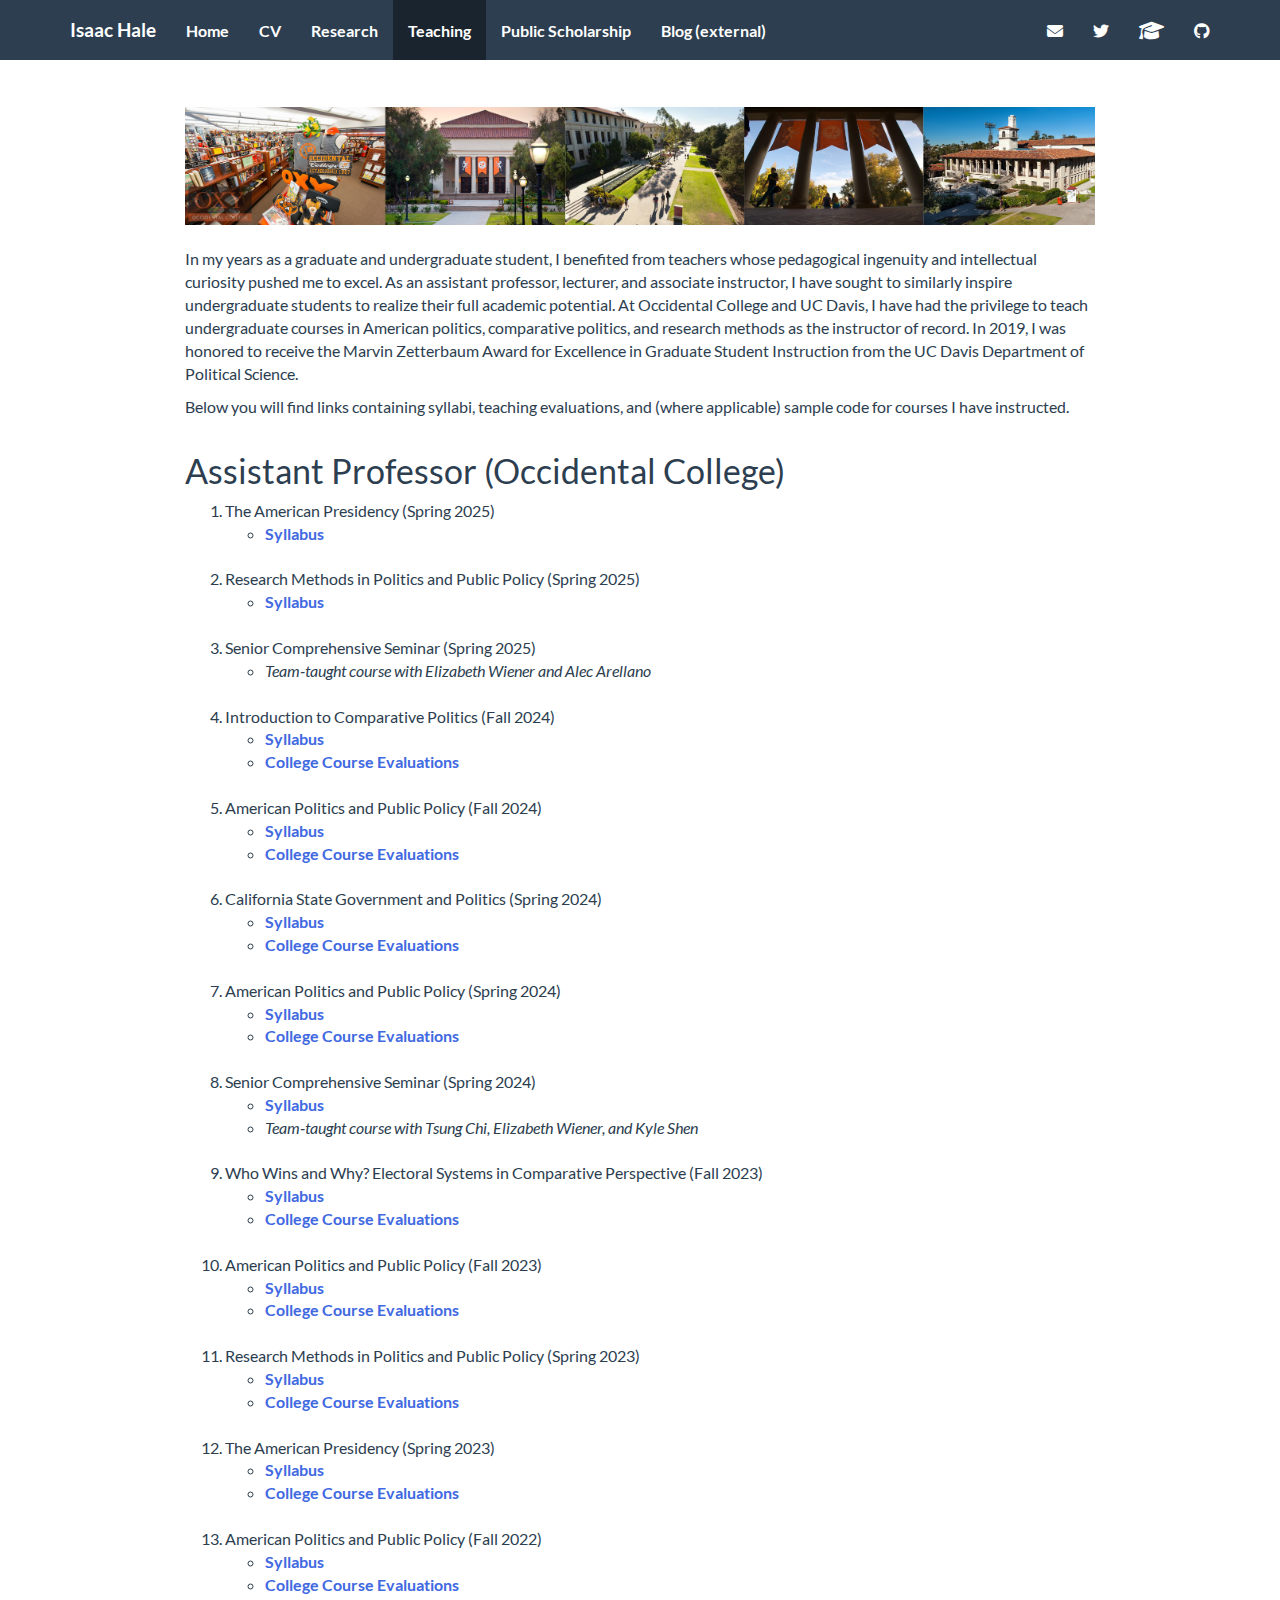
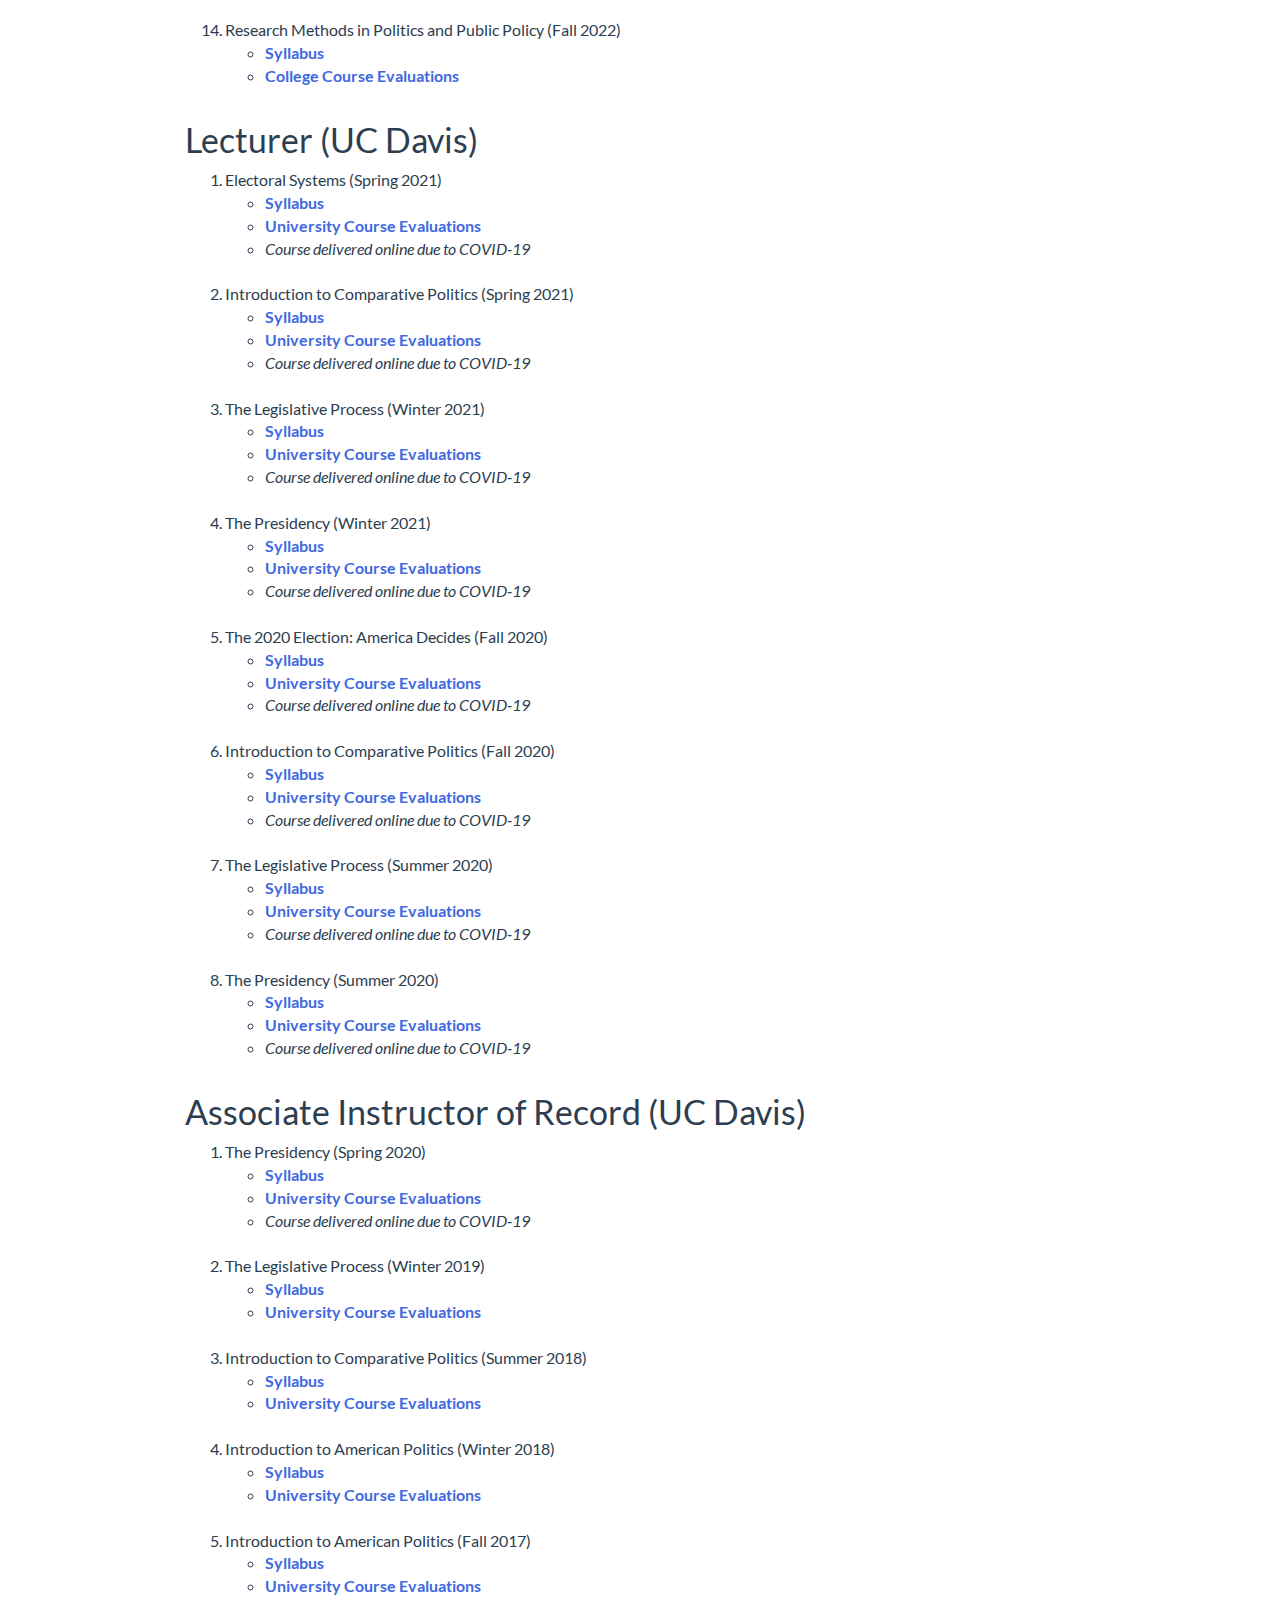
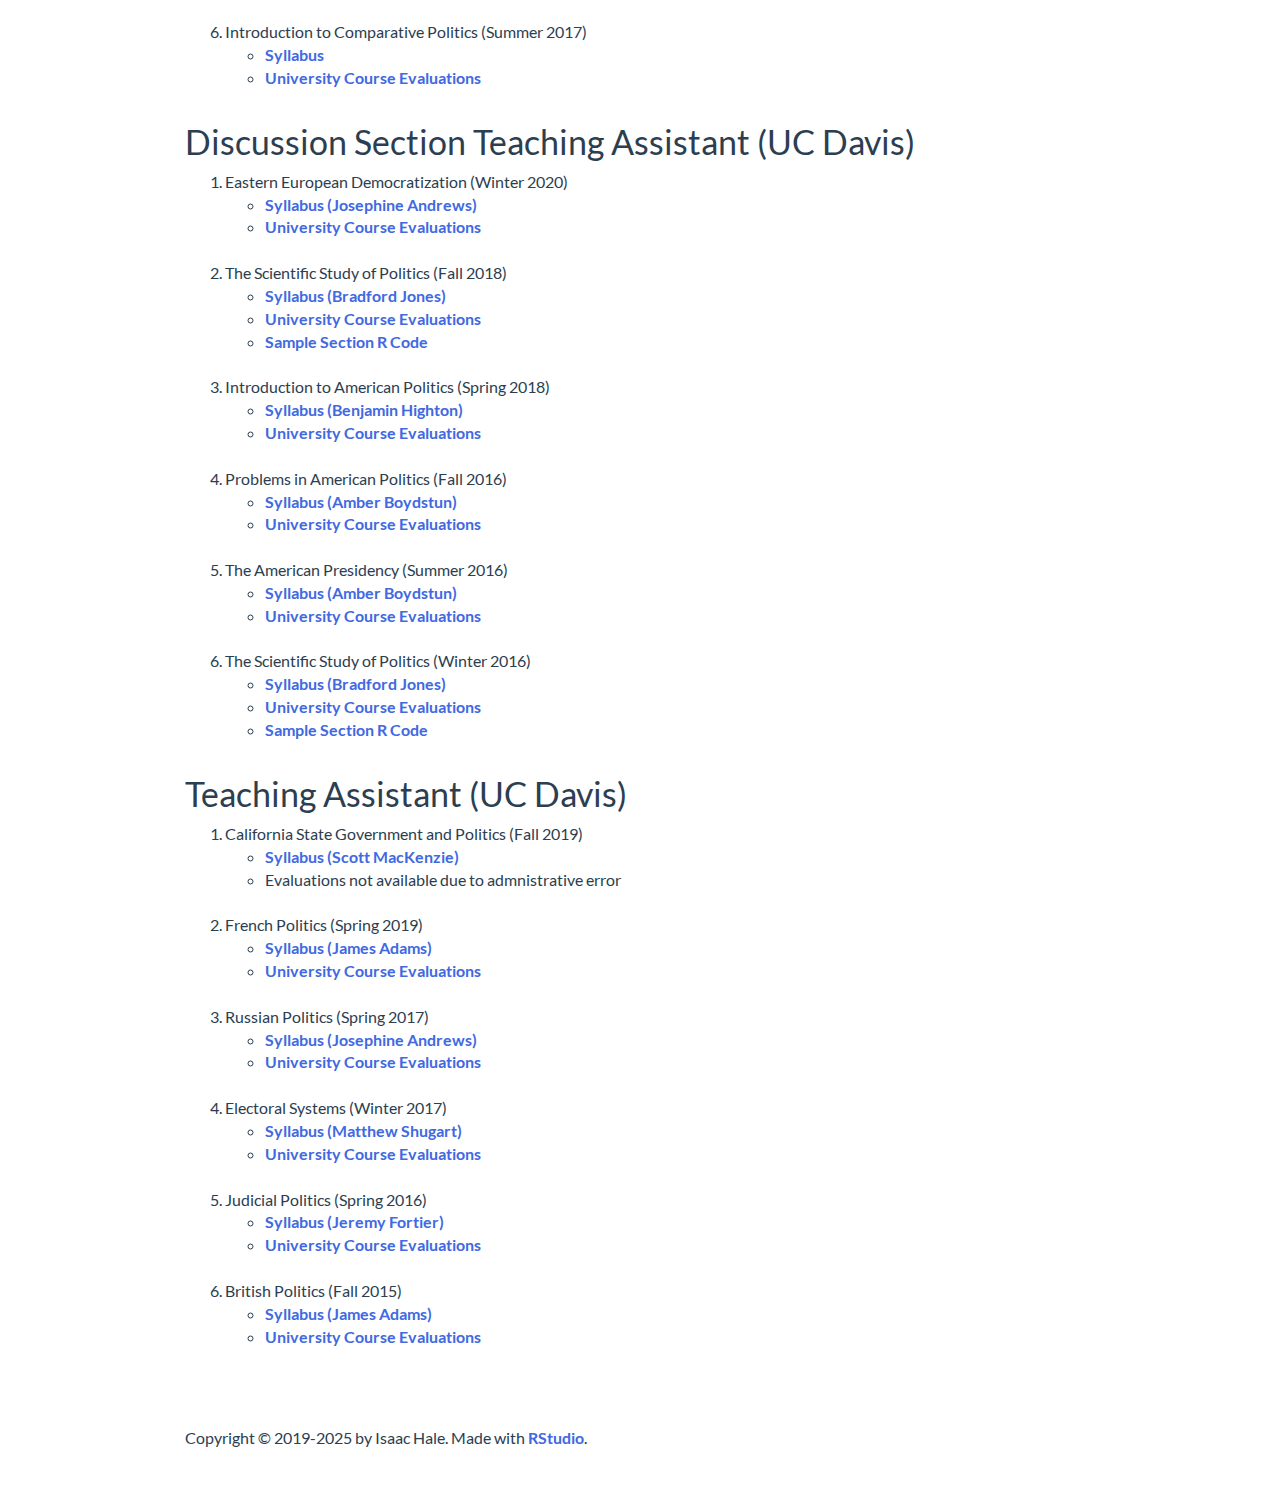
<file: teaching.html>
<!DOCTYPE html>

<html>

<head>

<meta charset="utf-8" />
<meta name="generator" content="pandoc" />
<meta http-equiv="X-UA-Compatible" content="IE=EDGE" />




<title>Isaac Hale’s Teaching</title>

<script src="site_libs/header-attrs-2.29/header-attrs.js"></script>
<script src="site_libs/jquery-3.6.0/jquery-3.6.0.min.js"></script>
<meta name="viewport" content="width=device-width, initial-scale=1" />
<link href="site_libs/bootstrap-3.3.5/css/flatly.min.css" rel="stylesheet" />
<script src="site_libs/bootstrap-3.3.5/js/bootstrap.min.js"></script>
<script src="site_libs/bootstrap-3.3.5/shim/html5shiv.min.js"></script>
<script src="site_libs/bootstrap-3.3.5/shim/respond.min.js"></script>
<style>h1 {font-size: 34px;}
       h1.title {font-size: 38px;}
       h2 {font-size: 30px;}
       h3 {font-size: 24px;}
       h4 {font-size: 18px;}
       h5 {font-size: 16px;}
       h6 {font-size: 12px;}
       code {color: inherit; background-color: rgba(0, 0, 0, 0.04);}
       pre:not([class]) { background-color: white }</style>
<script src="site_libs/navigation-1.1/tabsets.js"></script>
<link href="site_libs/highlightjs-9.12.0/default.css" rel="stylesheet" />
<script src="site_libs/highlightjs-9.12.0/highlight.js"></script>
<link href="site_libs/font-awesome-6.5.2/css/all.min.css" rel="stylesheet" />
<link href="site_libs/font-awesome-6.5.2/css/v4-shims.min.css" rel="stylesheet" />

<style type="text/css">
  code{white-space: pre-wrap;}
  span.smallcaps{font-variant: small-caps;}
  span.underline{text-decoration: underline;}
  div.column{display: inline-block; vertical-align: top; width: 50%;}
  div.hanging-indent{margin-left: 1.5em; text-indent: -1.5em;}
  ul.task-list{list-style: none;}
    </style>

<style type="text/css">code{white-space: pre;}</style>
<script type="text/javascript">
if (window.hljs) {
  hljs.configure({languages: []});
  hljs.initHighlightingOnLoad();
  if (document.readyState && document.readyState === "complete") {
    window.setTimeout(function() { hljs.initHighlighting(); }, 0);
  }
}
</script>






<link rel="stylesheet" href="style.css" type="text/css" />



<style type = "text/css">
.main-container {
  max-width: 940px;
  margin-left: auto;
  margin-right: auto;
}
img {
  max-width:100%;
}
.tabbed-pane {
  padding-top: 12px;
}
.html-widget {
  margin-bottom: 20px;
}
button.code-folding-btn:focus {
  outline: none;
}
summary {
  display: list-item;
}
details > summary > p:only-child {
  display: inline;
}
pre code {
  padding: 0;
}
</style>


<style type="text/css">
.dropdown-submenu {
  position: relative;
}
.dropdown-submenu>.dropdown-menu {
  top: 0;
  left: 100%;
  margin-top: -6px;
  margin-left: -1px;
  border-radius: 0 6px 6px 6px;
}
.dropdown-submenu:hover>.dropdown-menu {
  display: block;
}
.dropdown-submenu>a:after {
  display: block;
  content: " ";
  float: right;
  width: 0;
  height: 0;
  border-color: transparent;
  border-style: solid;
  border-width: 5px 0 5px 5px;
  border-left-color: #cccccc;
  margin-top: 5px;
  margin-right: -10px;
}
.dropdown-submenu:hover>a:after {
  border-left-color: #adb5bd;
}
.dropdown-submenu.pull-left {
  float: none;
}
.dropdown-submenu.pull-left>.dropdown-menu {
  left: -100%;
  margin-left: 10px;
  border-radius: 6px 0 6px 6px;
}
</style>

<script type="text/javascript">
// manage active state of menu based on current page
$(document).ready(function () {
  // active menu anchor
  href = window.location.pathname
  href = href.substr(href.lastIndexOf('/') + 1)
  if (href === "")
    href = "index.html";
  var menuAnchor = $('a[href="' + href + '"]');

  // mark the anchor link active (and if it's in a dropdown, also mark that active)
  var dropdown = menuAnchor.closest('li.dropdown');
  if (window.bootstrap) { // Bootstrap 4+
    menuAnchor.addClass('active');
    dropdown.find('> .dropdown-toggle').addClass('active');
  } else { // Bootstrap 3
    menuAnchor.parent().addClass('active');
    dropdown.addClass('active');
  }

  // Navbar adjustments
  var navHeight = $(".navbar").first().height() + 15;
  var style = document.createElement('style');
  var pt = "padding-top: " + navHeight + "px; ";
  var mt = "margin-top: -" + navHeight + "px; ";
  var css = "";
  // offset scroll position for anchor links (for fixed navbar)
  for (var i = 1; i <= 6; i++) {
    css += ".section h" + i + "{ " + pt + mt + "}\n";
  }
  style.innerHTML = "body {" + pt + "padding-bottom: 40px; }\n" + css;
  document.head.appendChild(style);
});
</script>

<!-- tabsets -->

<style type="text/css">
.tabset-dropdown > .nav-tabs {
  display: inline-table;
  max-height: 500px;
  min-height: 44px;
  overflow-y: auto;
  border: 1px solid #ddd;
  border-radius: 4px;
}

.tabset-dropdown > .nav-tabs > li.active:before, .tabset-dropdown > .nav-tabs.nav-tabs-open:before {
  content: "\e259";
  font-family: 'Glyphicons Halflings';
  display: inline-block;
  padding: 10px;
  border-right: 1px solid #ddd;
}

.tabset-dropdown > .nav-tabs.nav-tabs-open > li.active:before {
  content: "\e258";
  font-family: 'Glyphicons Halflings';
  border: none;
}

.tabset-dropdown > .nav-tabs > li.active {
  display: block;
}

.tabset-dropdown > .nav-tabs > li > a,
.tabset-dropdown > .nav-tabs > li > a:focus,
.tabset-dropdown > .nav-tabs > li > a:hover {
  border: none;
  display: inline-block;
  border-radius: 4px;
  background-color: transparent;
}

.tabset-dropdown > .nav-tabs.nav-tabs-open > li {
  display: block;
  float: none;
}

.tabset-dropdown > .nav-tabs > li {
  display: none;
}
</style>

<!-- code folding -->




</head>

<body>


<div class="container-fluid main-container">




<div class="navbar navbar-default  navbar-fixed-top" role="navigation">
  <div class="container">
    <div class="navbar-header">
      <button type="button" class="navbar-toggle collapsed" data-toggle="collapse" data-bs-toggle="collapse" data-target="#navbar" data-bs-target="#navbar">
        <span class="icon-bar"></span>
        <span class="icon-bar"></span>
        <span class="icon-bar"></span>
      </button>
      <a class="navbar-brand" href="index.html">Isaac Hale</a>
    </div>
    <div id="navbar" class="navbar-collapse collapse">
      <ul class="nav navbar-nav">
        <li>
  <a href="index.html">Home</a>
</li>
<li>
  <a href="cv.html">CV</a>
</li>
<li>
  <a href="research.html">Research</a>
</li>
<li>
  <a href="teaching.html">Teaching</a>
</li>
<li>
  <a href="media.html">Public Scholarship</a>
</li>
<li>
  <a href="https://isaacdhale.wordpress.com">Blog (external)</a>
</li>
      </ul>
      <ul class="nav navbar-nav navbar-right">
        <li>
  <a href="mailto:halei@oxy.edu">
    <span class="fas fa-envelope"></span>
     
  </a>
</li>
<li>
  <a href="https://twitter.com/isaachale">
    <span class="fab fa-twitter"></span>
     
  </a>
</li>
<li>
  <a href="https://scholar.google.com/citations?user=-utYyHYAAAAJ">
    <span class="fa fa-graduation-cap fa-lg"></span>
     
  </a>
</li>
<li>
  <a href="https://github.com/isaacdhale">
    <span class="fab fa-github"></span>
     
  </a>
</li>
      </ul>
    </div><!--/.nav-collapse -->
  </div><!--/.container -->
</div><!--/.navbar -->

<div id="header">



<h1 class="title toc-ignore">Isaac Hale’s Teaching</h1>

</div>


<head>
<!-- Global site tag (gtag.js) - Google Analytics -->
<script async src="https://www.googletagmanager.com/gtag/js?id=UA-140699540-1"></script>
<script>
  window.dataLayer = window.dataLayer || [];
  function gtag(){dataLayer.push(arguments);}
  gtag('js', new Date());

  gtag('config', 'UA-140699540-1');
</script>
</head>
<p><img src="oxy_banner2.png" alt="banner"> <br> In my years as a
graduate and undergraduate student, I benefited from teachers whose
pedagogical ingenuity and intellectual curiosity pushed me to excel. As
an assistant professor, lecturer, and associate instructor, I have
sought to similarly inspire undergraduate students to realize their full
academic potential. At Occidental College and UC Davis, I have had the
privilege to teach undergraduate courses in American politics,
comparative politics, and research methods as the instructor of record.
In 2019, I was honored to receive the Marvin Zetterbaum Award for
Excellence in Graduate Student Instruction from the UC Davis Department
of Political Science.</p>
<p>Below you will find links containing syllabi, teaching evaluations,
and (where applicable) sample code for courses I have
instructed.<br><br></p>
<div id="assistant-professor-occidental-college" class="section level1">
<h1>Assistant Professor (Occidental College)</h1>
<ol>
<li>
The American Presidency (Spring 2025)
<ul>
<li>
<a href="syllabi/oxy/POLS_302_S2025_v1.pdf">Syllabus</a>
</li>
<br style="line-height:0px;" />
</ul>
</li>
<li>
Research Methods in Politics and Public Policy (Spring 2025)
<ul>
<li>
<a href="syllabi/oxy/POLS_300_S2025_v1.pdf">Syllabus</a>
</li>
<br style="line-height:0px;" />
</ul>
</li>
<li>
Senior Comprehensive Seminar (Spring 2025)
<ul>
<li>
<i>Team-taught course with Elizabeth Wiener and Alec Arellano</i>
</li>
<br style="line-height:0px;" />
</ul>
</li>
<li>
Introduction to Comparative Politics (Fall 2024)
<ul>
<li>
<a href="syllabi/oxy/POLS_120_F2024_final.pdf">Syllabus</a>
</li>
<li>
<a href="evals/Oxy/Hale_Eval_POLS120_F2024.pdf">College Course
Evaluations</a>
</li>
<br style="line-height:0px;" />
</ul>
</li>
<li>
American Politics and Public Policy (Fall 2024)
<ul>
<li>
<a href="syllabi/oxy/POLS_101_F2024_final.pdf">Syllabus</a>
</li>
<li>
<a href="evals/Oxy/Hale_Eval_POLS101_F2024.pdf">College Course
Evaluations</a>
</li>
<br style="line-height:0px;" />
</ul>
</li>
<li>
California State Government and Politics (Spring 2024)
<ul>
<li>
<a href="syllabi/oxy/POLS_201_S2024_v3.pdf">Syllabus</a>
</li>
<li>
<a href="evals/Oxy/Hale_Eval_POLS201_S2024.pdf">College Course
Evaluations</a>
</li>
<br style="line-height:0px;" />
</ul>
</li>
<li>
American Politics and Public Policy (Spring 2024)
<ul>
<li>
<a href="syllabi/oxy/POLS_101_S2024_v3.pdf">Syllabus</a>
</li>
<li>
<a href="evals/Oxy/Hale_Eval_POLS101_S2024.pdf">College Course
Evaluations</a>
</li>
<br style="line-height:0px;" />
</ul>
</li>
<li>
Senior Comprehensive Seminar (Spring 2024)
<ul>
<li>
<a href="syllabi/oxy/POLS_495_S2024.pdf">Syllabus</a>
</li>
<li>
<i>Team-taught course with Tsung Chi, Elizabeth Wiener, and Kyle
Shen</i>
</li>
<br style="line-height:0px;" />
</ul>
</li>
<li>
Who Wins and Why? Electoral Systems in Comparative Perspective (Fall
2023)
<ul>
<li>
<a href="syllabi/oxy/POLS_222_F2023_final.pdf">Syllabus</a>
</li>
<li>
<a href="evals/Oxy/Hale_Eval_POLS222_F2023.pdf">College Course
Evaluations</a>
</li>
<br style="line-height:0px;" />
</ul>
</li>
<li>
American Politics and Public Policy (Fall 2023)
<ul>
<li>
<a href="syllabi/oxy/POLS_101_F2023_final.pdf">Syllabus</a>
</li>
<li>
<a href="evals/Oxy/Hale_Eval_POLS101_F2023.pdf">College Course
Evaluations</a>
</li>
<br style="line-height:0px;" />
</ul>
</li>
<li>
Research Methods in Politics and Public Policy (Spring 2023)
<ul>
<li>
<a href="syllabi/oxy/POLS_300_S2023_final.pdf">Syllabus</a>
</li>
<li>
<a href="evals/Oxy/Hale_Eval_POLS300_S2023.pdf">College Course
Evaluations</a>
</li>
<br style="line-height:0px;" />
</ul>
</li>
<li>
The American Presidency (Spring 2023)
<ul>
<li>
<a href="syllabi/oxy/POLS_302_S2023_final.pdf">Syllabus</a>
</li>
<li>
<a href="evals/Oxy/Hale_Eval_POLS302_S2023.pdf">College Course
Evaluations</a>
</li>
<br style="line-height:0px;" />
</ul>
</li>
<li>
American Politics and Public Policy (Fall 2022)
<ul>
<li>
<a href="syllabi/oxy/POLS_101_F2022_final.pdf">Syllabus</a>
</li>
<li>
<a href="evals/Oxy/Hale_Eval_POLS101_F2022.pdf">College Course
Evaluations</a>
</li>
<br style="line-height:0px;" />
</ul>
</li>
<li>
Research Methods in Politics and Public Policy (Fall 2022)
<ul>
<li>
<a href="syllabi/oxy/POLS_300_F2022_final.pdf">Syllabus</a>
</li>
<li>
<a href="evals/Oxy/Hale_Eval_POLS300_F2022.pdf">College Course
Evaluations</a>
</li>
<br style="line-height:0px;" />
</ul>
</li>
</div>
<div id="lecturer-uc-davis" class="section level1">
<h1>Lecturer (UC Davis)</h1>
<ol>
<li>
Electoral Systems (Spring 2021)
<ul>
<li>
<a href="syllabi/POL_140A_2021.pdf">Syllabus</a>
</li>
<li>
<a href="evals/Hale Teaching Eval - POL 140A (Spring 2021).pdf">University
Course Evaluations</a>
</li>
<li>
<i>Course delivered online due to COVID-19</i>
</li>
<br style="line-height:0px;" />
</ul>
</li>
<li>
Introduction to Comparative Politics (Spring 2021)
<ul>
<li>
<a href="syllabi/POL_002_2021_Spring.pdf">Syllabus</a>
</li>
<li>
<a href="evals/Hale Teaching Eval - POL 002 (Spring 2021).pdf">University
Course Evaluations</a>
</li>
<li>
<i>Course delivered online due to COVID-19</i>
</li>
<br style="line-height:0px;" />
</ul>
</li>
<li>
The Legislative Process (Winter 2021)
<ul>
<li>
<a href="syllabi/pol_105_2021_Winter.pdf">Syllabus</a>
</li>
<li>
<a href="evals/Hale Teaching Eval - POL 105 (Winter 2021).pdf">University
Course Evaluations</a>
</li>
<li>
<i>Course delivered online due to COVID-19</i>
</li>
<br style="line-height:0px;" />
</ul>
</li>
<li>
The Presidency (Winter 2021)
<ul>
<li>
<a href="syllabi/pol_106_2021_Winter.pdf">Syllabus</a>
</li>
<li>
<a href="evals/Hale Teaching Eval - POL 106 (Winter 2021).pdf">University
Course Evaluations</a>
</li>
<li>
<i>Course delivered online due to COVID-19</i>
</li>
<br style="line-height:0px;" />
</ul>
</li>
<li>
The 2020 Election: America Decides (Fall 2020)
<ul>
<li>
<a href="syllabi/pol_11A_2020.pdf">Syllabus</a>
</li>
<li>
<a href="evals/Hale Teaching Eval - POL 11A (Fall 2020).pdf">University
Course Evaluations</a>
</li>
<li>
<i>Course delivered online due to COVID-19</i>
</li>
<br style="line-height:0px;" />
</ul>
</li>
<li>
Introduction to Comparative Politics (Fall 2020)
<ul>
<li>
<a href="syllabi/pol_002_2020.pdf">Syllabus</a>
</li>
<li>
<a href="evals/Hale Teaching Eval - POL 002 (Fall 2020).pdf">University
Course Evaluations</a>
</li>
<li>
<i>Course delivered online due to COVID-19</i>
</li>
<br style="line-height:0px;" />
</ul>
</li>
<li>
The Legislative Process (Summer 2020)
<ul>
<li>
<a href="syllabi/pol_105_2020_SS2.pdf">Syllabus</a>
</li>
<li>
<a href="evals/Hale Teaching Eval - POL 105 (Summer 2020).pdf">University
Course Evaluations</a>
</li>
<li>
<i>Course delivered online due to COVID-19</i>
</li>
<br style="line-height:0px;" />
</ul>
</li>
<li>
The Presidency (Summer 2020)
<ul>
<li>
<a href="syllabi/pol_106_2020_SS1.pdf">Syllabus</a>
</li>
<li>
<a href="evals/Hale Teaching Eval - POL 106 (Summer 2020).pdf">University
Course Evaluations</a>
</li>
<li>
<i>Course delivered online due to COVID-19</i>
</li>
<br style="line-height:0px;" />
</ul>
</li>
</ol>
</div>
<div id="associate-instructor-of-record-uc-davis"
class="section level1">
<h1>Associate Instructor of Record (UC Davis)</h1>
<ol>
<li>
The Presidency (Spring 2020)
<ul>
<li>
<a href="syllabi/pol_106_2020_Spring.pdf">Syllabus</a>
</li>
<li>
<a href="evals/Hale Teaching Eval - POL 106 (Spring 2020).pdf">University
Course Evaluations</a>
</li>
<li>
<i>Course delivered online due to COVID-19</i>
</li>
<br style="line-height:0px;" />
</ul>
</li>
<li>
The Legislative Process (Winter 2019)
<ul>
<li>
<a href="syllabi/pol_105_2019.pdf">Syllabus</a>
</li>
<li>
<a href="evals/Hale Teaching Eval - POL 105 (Winter 2019).pdf">University
Course Evaluations</a>
</li>
<br style="line-height:0px;" />
</ul>
</li>
<li>
Introduction to Comparative Politics (Summer 2018)
<ul>
<li>
<a href="syllabi/pol_002_2018.pdf">Syllabus</a>
</li>
<li>
<a href="evals/Hale Teaching Eval - POL 002 (Summer 2018).pdf">University
Course Evaluations
</li>
</a> <br style="line-height:0px;" />
</ul>
</li>
<li>
Introduction to American Politics (Winter 2018)
<ul>
<li>
<a href="syllabi/pol_001_2018.pdf">Syllabus</a>
</li>
<li>
<a href="evals/Hale Teaching Eval - POL 001 (Winter 2018).pdf">University
Course Evaluations
</li>
</a> <br style="line-height:0px;" />
</ul>
</li>
<li>
Introduction to American Politics (Fall 2017)
<ul>
<li>
<a href="syllabi/pol_001_2017.pdf">Syllabus</a>
</li>
<li>
<a href="evals/Hale Teaching Eval - POL 001 (Fall 2017).pdf">University
Course Evaluations
</li>
</a> <br style="line-height:0px;" />
</ul>
</li>
<li>
Introduction to Comparative Politics (Summer 2017)
<ul>
<li>
<a href="syllabi/pol_002_2017.pdf">Syllabus</a>
</li>
<li>
<a href="evals/Hale Teaching Eval - POL 002 (Summer 2017).pdf">University
Course Evaluations
</li>
</a> <br style="line-height:0px;" />
</ul>
</li>
</ol>
</div>
<div id="discussion-section-teaching-assistant-uc-davis"
class="section level1">
<h1>Discussion Section Teaching Assistant (UC Davis)</h1>
<ol>
<li>
Eastern European Democratization (Winter 2020)
<ul>
<li>
<a href="syllabi/TA_pol_144A_2020.pdf">Syllabus (Josephine Andrews)</a>
</li>
<li>
<a href="evals/Hale Teaching Eval - POL 144A (Winter 2020).pdf">University
Course Evaluations
</li>
</a> <br style="line-height:0px;" />
</ul>
</li>
<li>
The Scientific Study of Politics (Fall 2018)
<ul>
<li>
<a href="syllabi/TA_pol_051_2018.pdf">Syllabus (Bradford Jones)</a>
</li>
<li>
<a href="evals/Hale Teaching Eval - POL 051 (Fall 2018).pdf">University
Course Evaluations
</li>
</a>
<li>
<a href="code/Isaac Code - Week 4 Section.R">Sample Section R Code</a>
</li>
<br style="line-height:0px;" />
</ul>
</li>
<li>
Introduction to American Politics (Spring 2018)
<ul>
<li>
<a href="syllabi/TA_pol_001_2018.pdf">Syllabus (Benjamin Highton)</a>
</li>
<li>
<a href="evals/Hale Teaching Eval - POL 001 (Spring 2018).pdf">University
Course Evaluations
</li>
</a> <br style="line-height:0px;" />
</ul>
</li>
<li>
Problems in American Politics (Fall 2016)
<ul>
<li>
<a href="syllabi/TA_pol_005_2016.pdf">Syllabus (Amber Boydstun)</a>
</li>
<li>
<a href="evals/Hale Teaching Eval - POL 005 (Fall 2016).pdf">University
Course Evaluations
</li>
</a> <br style="line-height:0px;" />
</ul>
</li>
<li>
The American Presidency (Summer 2016)
<ul>
<li>
<a href="syllabi/TA_pol_106_2016.pdf">Syllabus (Amber Boydstun)</a>
</li>
<li>
<a href="evals/Hale Teaching Eval - POL 106 (Summer 2016).pdf">University
Course Evaluations
</li>
</a> <br style="line-height:0px;" />
</ul>
</li>
<li>
The Scientific Study of Politics (Winter 2016)
<ul>
<li>
<a href="syllabi/TA_pol_051_2016.pdf">Syllabus (Bradford Jones)</a>
</li>
<li>
<a href="evals/Hale Teaching Eval - POL 051 (Winter 2016).pdf">University
Course Evaluations
</li>
</a>
<li>
<a href="code/Isaac Code - Week 9 Section.R">Sample Section R Code</a>
</li>
<br style="line-height:0px;" />
</ul>
</li>
</ol>
</div>
<div id="teaching-assistant-uc-davis" class="section level1">
<h1>Teaching Assistant (UC Davis)</h1>
<ol>
<li>
California State Government and Politics (Fall 2019)
<ul>
<li>
<a href="syllabi/TA_pol_104_2019.pdf">Syllabus (Scott MacKenzie)</a>
</li>
<li>
Evaluations not available due to admnistrative error
</li>
<br style="line-height:0px;" />
</ul>
</li>
<li>
French Politics (Spring 2019)
<ul>
<li>
<a href="syllabi/TA_pol_147C_2019.pdf">Syllabus (James Adams)</a>
</li>
<li>
<a href="evals/Hale Teaching Eval - POL 147C (Spring 2019).pdf">University
Course Evaluations
</li>
</a> <br style="line-height:0px;" />
</ul>
</li>
<li>
Russian Politics (Spring 2017)
<ul>
<li>
<a href="syllabi/TA_pol_144B_2017.pdf">Syllabus (Josephine Andrews)</a>
</li>
<li>
<a href="evals/Hale Teaching Eval - POL 144B (Spring 2017).pdf">University
Course Evaluations
</li>
</a> <br style="line-height:0px;" />
</ul>
</li>
<li>
Electoral Systems (Winter 2017)
<ul>
<li>
<a href="syllabi/TA_pol_140A_2017.pdf">Syllabus (Matthew Shugart)</a>
</li>
<li>
<a href="evals/Hale Teaching Eval - POL 140A (Winter 2017).pdf">University
Course Evaluations
</li>
</a> <br style="line-height:0px;" />
</ul>
</li>
<li>
Judicial Politics (Spring 2016)
<ul>
<li>
<a href="syllabi/TA_pol_150_2016.pdf">Syllabus (Jeremy Fortier)</a>
</li>
<li>
<a href="evals/Hale Teaching Eval - POL 150 (Spring 2016).pdf">University
Course Evaluations
</li>
</a> <br style="line-height:0px;" />
</ul>
</li>
<li>
British Politics (Fall 2015)
<ul>
<li>
<a href="syllabi/TA_pol_147B_2015.pdf">Syllabus (James Adams)</a>
</li>
<li>
<a href="evals/Hale Teaching Eval - POL 147B (Fall 2015).pdf">University
Course Evaluations
</li>
</a> <br style="line-height:0px;" />
</ul>
</li>
</ol>
</div>

<!DOCTYPE html>
<br>
<br>
<p>Copyright &copy; 2019-2025 by Isaac Hale. Made with <a href="https://www.rstudio.com/">RStudio</a>.</p>




</div>

<script>

// add bootstrap table styles to pandoc tables
function bootstrapStylePandocTables() {
  $('tr.odd').parent('tbody').parent('table').addClass('table table-condensed');
}
$(document).ready(function () {
  bootstrapStylePandocTables();
});


</script>

<!-- tabsets -->

<script>
$(document).ready(function () {
  window.buildTabsets("TOC");
});

$(document).ready(function () {
  $('.tabset-dropdown > .nav-tabs > li').click(function () {
    $(this).parent().toggleClass('nav-tabs-open');
  });
});
</script>

<!-- code folding -->


<!-- dynamically load mathjax for compatibility with self-contained -->
<script>
  (function () {
    var script = document.createElement("script");
    script.type = "text/javascript";
    script.src  = "https://mathjax.rstudio.com/latest/MathJax.js?config=TeX-AMS-MML_HTMLorMML";
    document.getElementsByTagName("head")[0].appendChild(script);
  })();
</script>

</body>
</html>
</file>
<file: site_libs/highlightjs-9.12.0/default.css>
.hljs-literal {
  color: #990073;
}

.hljs-number {
  color: #099;
}

.hljs-comment {
  color: #998;
  font-style: italic;
}

.hljs-keyword {
  color: #900;
  font-weight: bold;
}

.hljs-string {
  color: #d14;
}
</file>
<file: style.css>
img {
  width: 650px;
  display: block;
  margin: 0 auto;
}

img[alt="headshot"] {
  max-width: 250px;
   width:25%; 
   border:10px solid;
   margin-right: 20px;
   float: left;
}

img[alt="banner"] {
  width: 1200px;
}


body {
font-size: medium;
}

a {
  color: royalblue;
  font-weight: bold;
}

title {
  font-size: 0;
  color: white;
}

h1.title {
  font-size: 0;
  color: white;
}

.half-line {
  line-height: .3em;
}
</file>
<file: site_libs/bootstrap-3.3.5/css/flatly.min.css>
@font-face {
  font-family: 'Lato';
  font-style: normal;
  font-weight: 400;
  src: url(fonts/Lato.ttf) format('truetype');
}
@font-face {
  font-family: 'Lato';
  font-style: normal;
  font-weight: 700;
  src: url(fonts/LatoBold.ttf) format('truetype');
}
@font-face {
  font-family: 'Lato';
  font-style: italic;
  font-weight: 400;
  src: url(fonts/LatoItalic.ttf) format('truetype');
}

/*!
 * bootswatch v3.3.6
 * Homepage: http://bootswatch.com
 * Copyright 2012-2015 Thomas Park
 * Licensed under MIT
 * Based on Bootstrap
*//*!
 * Bootstrap v3.3.6 (http://getbootstrap.com)
 * Copyright 2011-2015 Twitter, Inc.
 * Licensed under MIT (https://github.com/twbs/bootstrap/blob/master/LICENSE)
 *//*! normalize.css v3.0.3 | MIT License | github.com/necolas/normalize.css */html{font-family:sans-serif;-ms-text-size-adjust:100%;-webkit-text-size-adjust:100%}body{margin:0}article,aside,details,figcaption,figure,footer,header,hgroup,main,menu,nav,section,summary{display:block}audio,canvas,progress,video{display:inline-block;vertical-align:baseline}audio:not([controls]){display:none;height:0}[hidden],template{display:none}a{background-color:transparent}a:active,a:hover{outline:0}abbr[title]{border-bottom:1px dotted}b,strong{font-weight:bold}dfn{font-style:italic}h1{font-size:2em;margin:0.67em 0}mark{background:#ff0;color:#000}small{font-size:80%}sub,sup{font-size:75%;line-height:0;position:relative;vertical-align:baseline}sup{top:-0.5em}sub{bottom:-0.25em}img{border:0}svg:not(:root){overflow:hidden}figure{margin:1em 40px}hr{-webkit-box-sizing:content-box;-moz-box-sizing:content-box;box-sizing:content-box;height:0}pre{overflow:auto}code,kbd,pre,samp{font-family:monospace, monospace;font-size:1em}button,input,optgroup,select,textarea{color:inherit;font:inherit;margin:0}button{overflow:visible}button,select{text-transform:none}button,html input[type="button"],input[type="reset"],input[type="submit"]{-webkit-appearance:button;cursor:pointer}button[disabled],html input[disabled]{cursor:default}button::-moz-focus-inner,input::-moz-focus-inner{border:0;padding:0}input{line-height:normal}input[type="checkbox"],input[type="radio"]{-webkit-box-sizing:border-box;-moz-box-sizing:border-box;box-sizing:border-box;padding:0}input[type="number"]::-webkit-inner-spin-button,input[type="number"]::-webkit-outer-spin-button{height:auto}input[type="search"]{-webkit-appearance:textfield;-webkit-box-sizing:content-box;-moz-box-sizing:content-box;box-sizing:content-box}input[type="search"]::-webkit-search-cancel-button,input[type="search"]::-webkit-search-decoration{-webkit-appearance:none}fieldset{border:1px solid #c0c0c0;margin:0 2px;padding:0.35em 0.625em 0.75em}legend{border:0;padding:0}textarea{overflow:auto}optgroup{font-weight:bold}table{border-collapse:collapse;border-spacing:0}td,th{padding:0}/*! Source: https://github.com/h5bp/html5-boilerplate/blob/master/src/css/main.css */@media print{*,*:before,*:after{background:transparent !important;color:#000 !important;-webkit-box-shadow:none !important;box-shadow:none !important;text-shadow:none !important}a,a:visited{text-decoration:underline}a[href]:after{content:" (" attr(href) ")"}abbr[title]:after{content:" (" attr(title) ")"}a[href^="#"]:after,a[href^="javascript:"]:after{content:""}pre,blockquote{border:1px solid #999;page-break-inside:avoid}thead{display:table-header-group}tr,img{page-break-inside:avoid}img{max-width:100% !important}p,h2,h3{orphans:3;widows:3}h2,h3{page-break-after:avoid}.navbar{display:none}.btn>.caret,.dropup>.btn>.caret{border-top-color:#000 !important}.label{border:1px solid #000}.table{border-collapse:collapse !important}.table td,.table th{background-color:#fff !important}.table-bordered th,.table-bordered td{border:1px solid #ddd !important}}@font-face{font-family:'Glyphicons Halflings';src:url('../fonts/glyphicons-halflings-regular.eot');src:url('../fonts/glyphicons-halflings-regular.eot?#iefix') format('embedded-opentype'),url('../fonts/glyphicons-halflings-regular.woff') format('woff'),url('../fonts/glyphicons-halflings-regular.ttf') format('truetype'),url('../fonts/glyphicons-halflings-regular.svg#glyphicons_halflingsregular') format('svg')}.glyphicon{position:relative;top:1px;display:inline-block;font-family:'Glyphicons Halflings';font-style:normal;font-weight:normal;line-height:1;-webkit-font-smoothing:antialiased;-moz-osx-font-smoothing:grayscale}.glyphicon-asterisk:before{content:"\002a"}.glyphicon-plus:before{content:"\002b"}.glyphicon-euro:before,.glyphicon-eur:before{content:"\20ac"}.glyphicon-minus:before{content:"\2212"}.glyphicon-cloud:before{content:"\2601"}.glyphicon-envelope:before{content:"\2709"}.glyphicon-pencil:before{content:"\270f"}.glyphicon-glass:before{content:"\e001"}.glyphicon-music:before{content:"\e002"}.glyphicon-search:before{content:"\e003"}.glyphicon-heart:before{content:"\e005"}.glyphicon-star:before{content:"\e006"}.glyphicon-star-empty:before{content:"\e007"}.glyphicon-user:before{content:"\e008"}.glyphicon-film:before{content:"\e009"}.glyphicon-th-large:before{content:"\e010"}.glyphicon-th:before{content:"\e011"}.glyphicon-th-list:before{content:"\e012"}.glyphicon-ok:before{content:"\e013"}.glyphicon-remove:before{content:"\e014"}.glyphicon-zoom-in:before{content:"\e015"}.glyphicon-zoom-out:before{content:"\e016"}.glyphicon-off:before{content:"\e017"}.glyphicon-signal:before{content:"\e018"}.glyphicon-cog:before{content:"\e019"}.glyphicon-trash:before{content:"\e020"}.glyphicon-home:before{content:"\e021"}.glyphicon-file:before{content:"\e022"}.glyphicon-time:before{content:"\e023"}.glyphicon-road:before{content:"\e024"}.glyphicon-download-alt:before{content:"\e025"}.glyphicon-download:before{content:"\e026"}.glyphicon-upload:before{content:"\e027"}.glyphicon-inbox:before{content:"\e028"}.glyphicon-play-circle:before{content:"\e029"}.glyphicon-repeat:before{content:"\e030"}.glyphicon-refresh:before{content:"\e031"}.glyphicon-list-alt:before{content:"\e032"}.glyphicon-lock:before{content:"\e033"}.glyphicon-flag:before{content:"\e034"}.glyphicon-headphones:before{content:"\e035"}.glyphicon-volume-off:before{content:"\e036"}.glyphicon-volume-down:before{content:"\e037"}.glyphicon-volume-up:before{content:"\e038"}.glyphicon-qrcode:before{content:"\e039"}.glyphicon-barcode:before{content:"\e040"}.glyphicon-tag:before{content:"\e041"}.glyphicon-tags:before{content:"\e042"}.glyphicon-book:before{content:"\e043"}.glyphicon-bookmark:before{content:"\e044"}.glyphicon-print:before{content:"\e045"}.glyphicon-camera:before{content:"\e046"}.glyphicon-font:before{content:"\e047"}.glyphicon-bold:before{content:"\e048"}.glyphicon-italic:before{content:"\e049"}.glyphicon-text-height:before{content:"\e050"}.glyphicon-text-width:before{content:"\e051"}.glyphicon-align-left:before{content:"\e052"}.glyphicon-align-center:before{content:"\e053"}.glyphicon-align-right:before{content:"\e054"}.glyphicon-align-justify:before{content:"\e055"}.glyphicon-list:before{content:"\e056"}.glyphicon-indent-left:before{content:"\e057"}.glyphicon-indent-right:before{content:"\e058"}.glyphicon-facetime-video:before{content:"\e059"}.glyphicon-picture:before{content:"\e060"}.glyphicon-map-marker:before{content:"\e062"}.glyphicon-adjust:before{content:"\e063"}.glyphicon-tint:before{content:"\e064"}.glyphicon-edit:before{content:"\e065"}.glyphicon-share:before{content:"\e066"}.glyphicon-check:before{content:"\e067"}.glyphicon-move:before{content:"\e068"}.glyphicon-step-backward:before{content:"\e069"}.glyphicon-fast-backward:before{content:"\e070"}.glyphicon-backward:before{content:"\e071"}.glyphicon-play:before{content:"\e072"}.glyphicon-pause:before{content:"\e073"}.glyphicon-stop:before{content:"\e074"}.glyphicon-forward:before{content:"\e075"}.glyphicon-fast-forward:before{content:"\e076"}.glyphicon-step-forward:before{content:"\e077"}.glyphicon-eject:before{content:"\e078"}.glyphicon-chevron-left:before{content:"\e079"}.glyphicon-chevron-right:before{content:"\e080"}.glyphicon-plus-sign:before{content:"\e081"}.glyphicon-minus-sign:before{content:"\e082"}.glyphicon-remove-sign:before{content:"\e083"}.glyphicon-ok-sign:before{content:"\e084"}.glyphicon-question-sign:before{content:"\e085"}.glyphicon-info-sign:before{content:"\e086"}.glyphicon-screenshot:before{content:"\e087"}.glyphicon-remove-circle:before{content:"\e088"}.glyphicon-ok-circle:before{content:"\e089"}.glyphicon-ban-circle:before{content:"\e090"}.glyphicon-arrow-left:before{content:"\e091"}.glyphicon-arrow-right:before{content:"\e092"}.glyphicon-arrow-up:before{content:"\e093"}.glyphicon-arrow-down:before{content:"\e094"}.glyphicon-share-alt:before{content:"\e095"}.glyphicon-resize-full:before{content:"\e096"}.glyphicon-resize-small:before{content:"\e097"}.glyphicon-exclamation-sign:before{content:"\e101"}.glyphicon-gift:before{content:"\e102"}.glyphicon-leaf:before{content:"\e103"}.glyphicon-fire:before{content:"\e104"}.glyphicon-eye-open:before{content:"\e105"}.glyphicon-eye-close:before{content:"\e106"}.glyphicon-warning-sign:before{content:"\e107"}.glyphicon-plane:before{content:"\e108"}.glyphicon-calendar:before{content:"\e109"}.glyphicon-random:before{content:"\e110"}.glyphicon-comment:before{content:"\e111"}.glyphicon-magnet:before{content:"\e112"}.glyphicon-chevron-up:before{content:"\e113"}.glyphicon-chevron-down:before{content:"\e114"}.glyphicon-retweet:before{content:"\e115"}.glyphicon-shopping-cart:before{content:"\e116"}.glyphicon-folder-close:before{content:"\e117"}.glyphicon-folder-open:before{content:"\e118"}.glyphicon-resize-vertical:before{content:"\e119"}.glyphicon-resize-horizontal:before{content:"\e120"}.glyphicon-hdd:before{content:"\e121"}.glyphicon-bullhorn:before{content:"\e122"}.glyphicon-bell:before{content:"\e123"}.glyphicon-certificate:before{content:"\e124"}.glyphicon-thumbs-up:before{content:"\e125"}.glyphicon-thumbs-down:before{content:"\e126"}.glyphicon-hand-right:before{content:"\e127"}.glyphicon-hand-left:before{content:"\e128"}.glyphicon-hand-up:before{content:"\e129"}.glyphicon-hand-down:before{content:"\e130"}.glyphicon-circle-arrow-right:before{content:"\e131"}.glyphicon-circle-arrow-left:before{content:"\e132"}.glyphicon-circle-arrow-up:before{content:"\e133"}.glyphicon-circle-arrow-down:before{content:"\e134"}.glyphicon-globe:before{content:"\e135"}.glyphicon-wrench:before{content:"\e136"}.glyphicon-tasks:before{content:"\e137"}.glyphicon-filter:before{content:"\e138"}.glyphicon-briefcase:before{content:"\e139"}.glyphicon-fullscreen:before{content:"\e140"}.glyphicon-dashboard:before{content:"\e141"}.glyphicon-paperclip:before{content:"\e142"}.glyphicon-heart-empty:before{content:"\e143"}.glyphicon-link:before{content:"\e144"}.glyphicon-phone:before{content:"\e145"}.glyphicon-pushpin:before{content:"\e146"}.glyphicon-usd:before{content:"\e148"}.glyphicon-gbp:before{content:"\e149"}.glyphicon-sort:before{content:"\e150"}.glyphicon-sort-by-alphabet:before{content:"\e151"}.glyphicon-sort-by-alphabet-alt:before{content:"\e152"}.glyphicon-sort-by-order:before{content:"\e153"}.glyphicon-sort-by-order-alt:before{content:"\e154"}.glyphicon-sort-by-attributes:before{content:"\e155"}.glyphicon-sort-by-attributes-alt:before{content:"\e156"}.glyphicon-unchecked:before{content:"\e157"}.glyphicon-expand:before{content:"\e158"}.glyphicon-collapse-down:before{content:"\e159"}.glyphicon-collapse-up:before{content:"\e160"}.glyphicon-log-in:before{content:"\e161"}.glyphicon-flash:before{content:"\e162"}.glyphicon-log-out:before{content:"\e163"}.glyphicon-new-window:before{content:"\e164"}.glyphicon-record:before{content:"\e165"}.glyphicon-save:before{content:"\e166"}.glyphicon-open:before{content:"\e167"}.glyphicon-saved:before{content:"\e168"}.glyphicon-import:before{content:"\e169"}.glyphicon-export:before{content:"\e170"}.glyphicon-send:before{content:"\e171"}.glyphicon-floppy-disk:before{content:"\e172"}.glyphicon-floppy-saved:before{content:"\e173"}.glyphicon-floppy-remove:before{content:"\e174"}.glyphicon-floppy-save:before{content:"\e175"}.glyphicon-floppy-open:before{content:"\e176"}.glyphicon-credit-card:before{content:"\e177"}.glyphicon-transfer:before{content:"\e178"}.glyphicon-cutlery:before{content:"\e179"}.glyphicon-header:before{content:"\e180"}.glyphicon-compressed:before{content:"\e181"}.glyphicon-earphone:before{content:"\e182"}.glyphicon-phone-alt:before{content:"\e183"}.glyphicon-tower:before{content:"\e184"}.glyphicon-stats:before{content:"\e185"}.glyphicon-sd-video:before{content:"\e186"}.glyphicon-hd-video:before{content:"\e187"}.glyphicon-subtitles:before{content:"\e188"}.glyphicon-sound-stereo:before{content:"\e189"}.glyphicon-sound-dolby:before{content:"\e190"}.glyphicon-sound-5-1:before{content:"\e191"}.glyphicon-sound-6-1:before{content:"\e192"}.glyphicon-sound-7-1:before{content:"\e193"}.glyphicon-copyright-mark:before{content:"\e194"}.glyphicon-registration-mark:before{content:"\e195"}.glyphicon-cloud-download:before{content:"\e197"}.glyphicon-cloud-upload:before{content:"\e198"}.glyphicon-tree-conifer:before{content:"\e199"}.glyphicon-tree-deciduous:before{content:"\e200"}.glyphicon-cd:before{content:"\e201"}.glyphicon-save-file:before{content:"\e202"}.glyphicon-open-file:before{content:"\e203"}.glyphicon-level-up:before{content:"\e204"}.glyphicon-copy:before{content:"\e205"}.glyphicon-paste:before{content:"\e206"}.glyphicon-alert:before{content:"\e209"}.glyphicon-equalizer:before{content:"\e210"}.glyphicon-king:before{content:"\e211"}.glyphicon-queen:before{content:"\e212"}.glyphicon-pawn:before{content:"\e213"}.glyphicon-bishop:before{content:"\e214"}.glyphicon-knight:before{content:"\e215"}.glyphicon-baby-formula:before{content:"\e216"}.glyphicon-tent:before{content:"\26fa"}.glyphicon-blackboard:before{content:"\e218"}.glyphicon-bed:before{content:"\e219"}.glyphicon-apple:before{content:"\f8ff"}.glyphicon-erase:before{content:"\e221"}.glyphicon-hourglass:before{content:"\231b"}.glyphicon-lamp:before{content:"\e223"}.glyphicon-duplicate:before{content:"\e224"}.glyphicon-piggy-bank:before{content:"\e225"}.glyphicon-scissors:before{content:"\e226"}.glyphicon-bitcoin:before{content:"\e227"}.glyphicon-btc:before{content:"\e227"}.glyphicon-xbt:before{content:"\e227"}.glyphicon-yen:before{content:"\00a5"}.glyphicon-jpy:before{content:"\00a5"}.glyphicon-ruble:before{content:"\20bd"}.glyphicon-rub:before{content:"\20bd"}.glyphicon-scale:before{content:"\e230"}.glyphicon-ice-lolly:before{content:"\e231"}.glyphicon-ice-lolly-tasted:before{content:"\e232"}.glyphicon-education:before{content:"\e233"}.glyphicon-option-horizontal:before{content:"\e234"}.glyphicon-option-vertical:before{content:"\e235"}.glyphicon-menu-hamburger:before{content:"\e236"}.glyphicon-modal-window:before{content:"\e237"}.glyphicon-oil:before{content:"\e238"}.glyphicon-grain:before{content:"\e239"}.glyphicon-sunglasses:before{content:"\e240"}.glyphicon-text-size:before{content:"\e241"}.glyphicon-text-color:before{content:"\e242"}.glyphicon-text-background:before{content:"\e243"}.glyphicon-object-align-top:before{content:"\e244"}.glyphicon-object-align-bottom:before{content:"\e245"}.glyphicon-object-align-horizontal:before{content:"\e246"}.glyphicon-object-align-left:before{content:"\e247"}.glyphicon-object-align-vertical:before{content:"\e248"}.glyphicon-object-align-right:before{content:"\e249"}.glyphicon-triangle-right:before{content:"\e250"}.glyphicon-triangle-left:before{content:"\e251"}.glyphicon-triangle-bottom:before{content:"\e252"}.glyphicon-triangle-top:before{content:"\e253"}.glyphicon-console:before{content:"\e254"}.glyphicon-superscript:before{content:"\e255"}.glyphicon-subscript:before{content:"\e256"}.glyphicon-menu-left:before{content:"\e257"}.glyphicon-menu-right:before{content:"\e258"}.glyphicon-menu-down:before{content:"\e259"}.glyphicon-menu-up:before{content:"\e260"}*{-webkit-box-sizing:border-box;-moz-box-sizing:border-box;box-sizing:border-box}*:before,*:after{-webkit-box-sizing:border-box;-moz-box-sizing:border-box;box-sizing:border-box}html{font-size:10px;-webkit-tap-highlight-color:rgba(0,0,0,0)}body{font-family:"Lato","Helvetica Neue",Helvetica,Arial,sans-serif;font-size:15px;line-height:1.42857143;color:#2c3e50;background-color:#ffffff}input,button,select,textarea{font-family:inherit;font-size:inherit;line-height:inherit}a{color:#18bc9c;text-decoration:none}a:hover,a:focus{color:#18bc9c;text-decoration:underline}a:focus{outline:thin dotted;outline:5px auto -webkit-focus-ring-color;outline-offset:-2px}figure{margin:0}img{vertical-align:middle}.img-responsive,.thumbnail>img,.thumbnail a>img,.carousel-inner>.item>img,.carousel-inner>.item>a>img{display:block;max-width:100%;height:auto}.img-rounded{border-radius:6px}.img-thumbnail{padding:4px;line-height:1.42857143;background-color:#ffffff;border:1px solid #ecf0f1;border-radius:4px;-webkit-transition:all .2s ease-in-out;-o-transition:all .2s ease-in-out;transition:all .2s ease-in-out;display:inline-block;max-width:100%;height:auto}.img-circle{border-radius:50%}hr{margin-top:21px;margin-bottom:21px;border:0;border-top:1px solid #ecf0f1}.sr-only{position:absolute;width:1px;height:1px;margin:-1px;padding:0;overflow:hidden;clip:rect(0, 0, 0, 0);border:0}.sr-only-focusable:active,.sr-only-focusable:focus{position:static;width:auto;height:auto;margin:0;overflow:visible;clip:auto}[role="button"]{cursor:pointer}h1,h2,h3,h4,h5,h6,.h1,.h2,.h3,.h4,.h5,.h6{font-family:"Lato","Helvetica Neue",Helvetica,Arial,sans-serif;font-weight:400;line-height:1.1;color:inherit}h1 small,h2 small,h3 small,h4 small,h5 small,h6 small,.h1 small,.h2 small,.h3 small,.h4 small,.h5 small,.h6 small,h1 .small,h2 .small,h3 .small,h4 .small,h5 .small,h6 .small,.h1 .small,.h2 .small,.h3 .small,.h4 .small,.h5 .small,.h6 .small{font-weight:normal;line-height:1;color:#b4bcc2}h1,.h1,h2,.h2,h3,.h3{margin-top:21px;margin-bottom:10.5px}h1 small,.h1 small,h2 small,.h2 small,h3 small,.h3 small,h1 .small,.h1 .small,h2 .small,.h2 .small,h3 .small,.h3 .small{font-size:65%}h4,.h4,h5,.h5,h6,.h6{margin-top:10.5px;margin-bottom:10.5px}h4 small,.h4 small,h5 small,.h5 small,h6 small,.h6 small,h4 .small,.h4 .small,h5 .small,.h5 .small,h6 .small,.h6 .small{font-size:75%}h1,.h1{font-size:39px}h2,.h2{font-size:32px}h3,.h3{font-size:26px}h4,.h4{font-size:19px}h5,.h5{font-size:15px}h6,.h6{font-size:13px}p{margin:0 0 10.5px}.lead{margin-bottom:21px;font-size:17px;font-weight:300;line-height:1.4}@media (min-width:768px){.lead{font-size:22.5px}}small,.small{font-size:86%}mark,.mark{background-color:#f39c12;padding:.2em}.text-left{text-align:left}.text-right{text-align:right}.text-center{text-align:center}.text-justify{text-align:justify}.text-nowrap{white-space:nowrap}.text-lowercase{text-transform:lowercase}.text-uppercase{text-transform:uppercase}.text-capitalize{text-transform:capitalize}.text-muted{color:#b4bcc2}.text-primary{color:#2c3e50}a.text-primary:hover,a.text-primary:focus{color:#1a242f}.text-success{color:#ffffff}a.text-success:hover,a.text-success:focus{color:#e6e6e6}.text-info{color:#ffffff}a.text-info:hover,a.text-info:focus{color:#e6e6e6}.text-warning{color:#ffffff}a.text-warning:hover,a.text-warning:focus{color:#e6e6e6}.text-danger{color:#ffffff}a.text-danger:hover,a.text-danger:focus{color:#e6e6e6}.bg-primary{color:#fff;background-color:#2c3e50}a.bg-primary:hover,a.bg-primary:focus{background-color:#1a242f}.bg-success{background-color:#18bc9c}a.bg-success:hover,a.bg-success:focus{background-color:#128f76}.bg-info{background-color:#3498db}a.bg-info:hover,a.bg-info:focus{background-color:#217dbb}.bg-warning{background-color:#f39c12}a.bg-warning:hover,a.bg-warning:focus{background-color:#c87f0a}.bg-danger{background-color:#e74c3c}a.bg-danger:hover,a.bg-danger:focus{background-color:#d62c1a}.page-header{padding-bottom:9.5px;margin:42px 0 21px;border-bottom:1px solid transparent}ul,ol{margin-top:0;margin-bottom:10.5px}ul ul,ol ul,ul ol,ol ol{margin-bottom:0}.list-unstyled{padding-left:0;list-style:none}.list-inline{padding-left:0;list-style:none;margin-left:-5px}.list-inline>li{display:inline-block;padding-left:5px;padding-right:5px}dl{margin-top:0;margin-bottom:21px}dt,dd{line-height:1.42857143}dt{font-weight:bold}dd{margin-left:0}@media (min-width:768px){.dl-horizontal dt{float:left;width:160px;clear:left;text-align:right;overflow:hidden;text-overflow:ellipsis;white-space:nowrap}.dl-horizontal dd{margin-left:180px}}abbr[title],abbr[data-original-title]{cursor:help;border-bottom:1px dotted #b4bcc2}.initialism{font-size:90%;text-transform:uppercase}blockquote{padding:10.5px 21px;margin:0 0 21px;font-size:18.75px;border-left:5px solid #ecf0f1}blockquote p:last-child,blockquote ul:last-child,blockquote ol:last-child{margin-bottom:0}blockquote footer,blockquote small,blockquote .small{display:block;font-size:80%;line-height:1.42857143;color:#b4bcc2}blockquote footer:before,blockquote small:before,blockquote .small:before{content:'\2014 \00A0'}.blockquote-reverse,blockquote.pull-right{padding-right:15px;padding-left:0;border-right:5px solid #ecf0f1;border-left:0;text-align:right}.blockquote-reverse footer:before,blockquote.pull-right footer:before,.blockquote-reverse small:before,blockquote.pull-right small:before,.blockquote-reverse .small:before,blockquote.pull-right .small:before{content:''}.blockquote-reverse footer:after,blockquote.pull-right footer:after,.blockquote-reverse small:after,blockquote.pull-right small:after,.blockquote-reverse .small:after,blockquote.pull-right .small:after{content:'\00A0 \2014'}address{margin-bottom:21px;font-style:normal;line-height:1.42857143}code,kbd,pre,samp{font-family:monospace}code{padding:2px 4px;font-size:90%;color:#c7254e;background-color:#f9f2f4;border-radius:4px}kbd{padding:2px 4px;font-size:90%;color:#ffffff;background-color:#333333;border-radius:3px;-webkit-box-shadow:inset 0 -1px 0 rgba(0,0,0,0.25);box-shadow:inset 0 -1px 0 rgba(0,0,0,0.25)}kbd kbd{padding:0;font-size:100%;font-weight:bold;-webkit-box-shadow:none;box-shadow:none}pre{display:block;padding:10px;margin:0 0 10.5px;font-size:14px;line-height:1.42857143;word-break:break-all;word-wrap:break-word;color:#7b8a8b;background-color:#ecf0f1;border:1px solid #cccccc;border-radius:4px}pre code{padding:0;font-size:inherit;color:inherit;white-space:pre-wrap;background-color:transparent;border-radius:0}.pre-scrollable{max-height:340px;overflow-y:scroll}.container{margin-right:auto;margin-left:auto;padding-left:15px;padding-right:15px}@media (min-width:768px){.container{width:750px}}@media (min-width:992px){.container{width:970px}}@media (min-width:1200px){.container{width:1170px}}.container-fluid{margin-right:auto;margin-left:auto;padding-left:15px;padding-right:15px}.row{margin-left:-15px;margin-right:-15px}.col-xs-1,.col-sm-1,.col-md-1,.col-lg-1,.col-xs-2,.col-sm-2,.col-md-2,.col-lg-2,.col-xs-3,.col-sm-3,.col-md-3,.col-lg-3,.col-xs-4,.col-sm-4,.col-md-4,.col-lg-4,.col-xs-5,.col-sm-5,.col-md-5,.col-lg-5,.col-xs-6,.col-sm-6,.col-md-6,.col-lg-6,.col-xs-7,.col-sm-7,.col-md-7,.col-lg-7,.col-xs-8,.col-sm-8,.col-md-8,.col-lg-8,.col-xs-9,.col-sm-9,.col-md-9,.col-lg-9,.col-xs-10,.col-sm-10,.col-md-10,.col-lg-10,.col-xs-11,.col-sm-11,.col-md-11,.col-lg-11,.col-xs-12,.col-sm-12,.col-md-12,.col-lg-12{position:relative;min-height:1px;padding-left:15px;padding-right:15px}.col-xs-1,.col-xs-2,.col-xs-3,.col-xs-4,.col-xs-5,.col-xs-6,.col-xs-7,.col-xs-8,.col-xs-9,.col-xs-10,.col-xs-11,.col-xs-12{float:left}.col-xs-12{width:100%}.col-xs-11{width:91.66666667%}.col-xs-10{width:83.33333333%}.col-xs-9{width:75%}.col-xs-8{width:66.66666667%}.col-xs-7{width:58.33333333%}.col-xs-6{width:50%}.col-xs-5{width:41.66666667%}.col-xs-4{width:33.33333333%}.col-xs-3{width:25%}.col-xs-2{width:16.66666667%}.col-xs-1{width:8.33333333%}.col-xs-pull-12{right:100%}.col-xs-pull-11{right:91.66666667%}.col-xs-pull-10{right:83.33333333%}.col-xs-pull-9{right:75%}.col-xs-pull-8{right:66.66666667%}.col-xs-pull-7{right:58.33333333%}.col-xs-pull-6{right:50%}.col-xs-pull-5{right:41.66666667%}.col-xs-pull-4{right:33.33333333%}.col-xs-pull-3{right:25%}.col-xs-pull-2{right:16.66666667%}.col-xs-pull-1{right:8.33333333%}.col-xs-pull-0{right:auto}.col-xs-push-12{left:100%}.col-xs-push-11{left:91.66666667%}.col-xs-push-10{left:83.33333333%}.col-xs-push-9{left:75%}.col-xs-push-8{left:66.66666667%}.col-xs-push-7{left:58.33333333%}.col-xs-push-6{left:50%}.col-xs-push-5{left:41.66666667%}.col-xs-push-4{left:33.33333333%}.col-xs-push-3{left:25%}.col-xs-push-2{left:16.66666667%}.col-xs-push-1{left:8.33333333%}.col-xs-push-0{left:auto}.col-xs-offset-12{margin-left:100%}.col-xs-offset-11{margin-left:91.66666667%}.col-xs-offset-10{margin-left:83.33333333%}.col-xs-offset-9{margin-left:75%}.col-xs-offset-8{margin-left:66.66666667%}.col-xs-offset-7{margin-left:58.33333333%}.col-xs-offset-6{margin-left:50%}.col-xs-offset-5{margin-left:41.66666667%}.col-xs-offset-4{margin-left:33.33333333%}.col-xs-offset-3{margin-left:25%}.col-xs-offset-2{margin-left:16.66666667%}.col-xs-offset-1{margin-left:8.33333333%}.col-xs-offset-0{margin-left:0%}@media (min-width:768px){.col-sm-1,.col-sm-2,.col-sm-3,.col-sm-4,.col-sm-5,.col-sm-6,.col-sm-7,.col-sm-8,.col-sm-9,.col-sm-10,.col-sm-11,.col-sm-12{float:left}.col-sm-12{width:100%}.col-sm-11{width:91.66666667%}.col-sm-10{width:83.33333333%}.col-sm-9{width:75%}.col-sm-8{width:66.66666667%}.col-sm-7{width:58.33333333%}.col-sm-6{width:50%}.col-sm-5{width:41.66666667%}.col-sm-4{width:33.33333333%}.col-sm-3{width:25%}.col-sm-2{width:16.66666667%}.col-sm-1{width:8.33333333%}.col-sm-pull-12{right:100%}.col-sm-pull-11{right:91.66666667%}.col-sm-pull-10{right:83.33333333%}.col-sm-pull-9{right:75%}.col-sm-pull-8{right:66.66666667%}.col-sm-pull-7{right:58.33333333%}.col-sm-pull-6{right:50%}.col-sm-pull-5{right:41.66666667%}.col-sm-pull-4{right:33.33333333%}.col-sm-pull-3{right:25%}.col-sm-pull-2{right:16.66666667%}.col-sm-pull-1{right:8.33333333%}.col-sm-pull-0{right:auto}.col-sm-push-12{left:100%}.col-sm-push-11{left:91.66666667%}.col-sm-push-10{left:83.33333333%}.col-sm-push-9{left:75%}.col-sm-push-8{left:66.66666667%}.col-sm-push-7{left:58.33333333%}.col-sm-push-6{left:50%}.col-sm-push-5{left:41.66666667%}.col-sm-push-4{left:33.33333333%}.col-sm-push-3{left:25%}.col-sm-push-2{left:16.66666667%}.col-sm-push-1{left:8.33333333%}.col-sm-push-0{left:auto}.col-sm-offset-12{margin-left:100%}.col-sm-offset-11{margin-left:91.66666667%}.col-sm-offset-10{margin-left:83.33333333%}.col-sm-offset-9{margin-left:75%}.col-sm-offset-8{margin-left:66.66666667%}.col-sm-offset-7{margin-left:58.33333333%}.col-sm-offset-6{margin-left:50%}.col-sm-offset-5{margin-left:41.66666667%}.col-sm-offset-4{margin-left:33.33333333%}.col-sm-offset-3{margin-left:25%}.col-sm-offset-2{margin-left:16.66666667%}.col-sm-offset-1{margin-left:8.33333333%}.col-sm-offset-0{margin-left:0%}}@media (min-width:992px){.col-md-1,.col-md-2,.col-md-3,.col-md-4,.col-md-5,.col-md-6,.col-md-7,.col-md-8,.col-md-9,.col-md-10,.col-md-11,.col-md-12{float:left}.col-md-12{width:100%}.col-md-11{width:91.66666667%}.col-md-10{width:83.33333333%}.col-md-9{width:75%}.col-md-8{width:66.66666667%}.col-md-7{width:58.33333333%}.col-md-6{width:50%}.col-md-5{width:41.66666667%}.col-md-4{width:33.33333333%}.col-md-3{width:25%}.col-md-2{width:16.66666667%}.col-md-1{width:8.33333333%}.col-md-pull-12{right:100%}.col-md-pull-11{right:91.66666667%}.col-md-pull-10{right:83.33333333%}.col-md-pull-9{right:75%}.col-md-pull-8{right:66.66666667%}.col-md-pull-7{right:58.33333333%}.col-md-pull-6{right:50%}.col-md-pull-5{right:41.66666667%}.col-md-pull-4{right:33.33333333%}.col-md-pull-3{right:25%}.col-md-pull-2{right:16.66666667%}.col-md-pull-1{right:8.33333333%}.col-md-pull-0{right:auto}.col-md-push-12{left:100%}.col-md-push-11{left:91.66666667%}.col-md-push-10{left:83.33333333%}.col-md-push-9{left:75%}.col-md-push-8{left:66.66666667%}.col-md-push-7{left:58.33333333%}.col-md-push-6{left:50%}.col-md-push-5{left:41.66666667%}.col-md-push-4{left:33.33333333%}.col-md-push-3{left:25%}.col-md-push-2{left:16.66666667%}.col-md-push-1{left:8.33333333%}.col-md-push-0{left:auto}.col-md-offset-12{margin-left:100%}.col-md-offset-11{margin-left:91.66666667%}.col-md-offset-10{margin-left:83.33333333%}.col-md-offset-9{margin-left:75%}.col-md-offset-8{margin-left:66.66666667%}.col-md-offset-7{margin-left:58.33333333%}.col-md-offset-6{margin-left:50%}.col-md-offset-5{margin-left:41.66666667%}.col-md-offset-4{margin-left:33.33333333%}.col-md-offset-3{margin-left:25%}.col-md-offset-2{margin-left:16.66666667%}.col-md-offset-1{margin-left:8.33333333%}.col-md-offset-0{margin-left:0%}}@media (min-width:1200px){.col-lg-1,.col-lg-2,.col-lg-3,.col-lg-4,.col-lg-5,.col-lg-6,.col-lg-7,.col-lg-8,.col-lg-9,.col-lg-10,.col-lg-11,.col-lg-12{float:left}.col-lg-12{width:100%}.col-lg-11{width:91.66666667%}.col-lg-10{width:83.33333333%}.col-lg-9{width:75%}.col-lg-8{width:66.66666667%}.col-lg-7{width:58.33333333%}.col-lg-6{width:50%}.col-lg-5{width:41.66666667%}.col-lg-4{width:33.33333333%}.col-lg-3{width:25%}.col-lg-2{width:16.66666667%}.col-lg-1{width:8.33333333%}.col-lg-pull-12{right:100%}.col-lg-pull-11{right:91.66666667%}.col-lg-pull-10{right:83.33333333%}.col-lg-pull-9{right:75%}.col-lg-pull-8{right:66.66666667%}.col-lg-pull-7{right:58.33333333%}.col-lg-pull-6{right:50%}.col-lg-pull-5{right:41.66666667%}.col-lg-pull-4{right:33.33333333%}.col-lg-pull-3{right:25%}.col-lg-pull-2{right:16.66666667%}.col-lg-pull-1{right:8.33333333%}.col-lg-pull-0{right:auto}.col-lg-push-12{left:100%}.col-lg-push-11{left:91.66666667%}.col-lg-push-10{left:83.33333333%}.col-lg-push-9{left:75%}.col-lg-push-8{left:66.66666667%}.col-lg-push-7{left:58.33333333%}.col-lg-push-6{left:50%}.col-lg-push-5{left:41.66666667%}.col-lg-push-4{left:33.33333333%}.col-lg-push-3{left:25%}.col-lg-push-2{left:16.66666667%}.col-lg-push-1{left:8.33333333%}.col-lg-push-0{left:auto}.col-lg-offset-12{margin-left:100%}.col-lg-offset-11{margin-left:91.66666667%}.col-lg-offset-10{margin-left:83.33333333%}.col-lg-offset-9{margin-left:75%}.col-lg-offset-8{margin-left:66.66666667%}.col-lg-offset-7{margin-left:58.33333333%}.col-lg-offset-6{margin-left:50%}.col-lg-offset-5{margin-left:41.66666667%}.col-lg-offset-4{margin-left:33.33333333%}.col-lg-offset-3{margin-left:25%}.col-lg-offset-2{margin-left:16.66666667%}.col-lg-offset-1{margin-left:8.33333333%}.col-lg-offset-0{margin-left:0%}}table{background-color:transparent}caption{padding-top:8px;padding-bottom:8px;color:#b4bcc2;text-align:left}th{}.table{width:100%;max-width:100%;margin-bottom:21px}.table>thead>tr>th,.table>tbody>tr>th,.table>tfoot>tr>th,.table>thead>tr>td,.table>tbody>tr>td,.table>tfoot>tr>td{padding:8px;line-height:1.42857143;vertical-align:top;border-top:1px solid #ecf0f1}.table>thead>tr>th{vertical-align:bottom;border-bottom:2px solid #ecf0f1}.table>caption+thead>tr:first-child>th,.table>colgroup+thead>tr:first-child>th,.table>thead:first-child>tr:first-child>th,.table>caption+thead>tr:first-child>td,.table>colgroup+thead>tr:first-child>td,.table>thead:first-child>tr:first-child>td{border-top:0}.table>tbody+tbody{border-top:2px solid #ecf0f1}.table .table{background-color:#ffffff}.table-condensed>thead>tr>th,.table-condensed>tbody>tr>th,.table-condensed>tfoot>tr>th,.table-condensed>thead>tr>td,.table-condensed>tbody>tr>td,.table-condensed>tfoot>tr>td{padding:5px}.table-bordered{border:1px solid #ecf0f1}.table-bordered>thead>tr>th,.table-bordered>tbody>tr>th,.table-bordered>tfoot>tr>th,.table-bordered>thead>tr>td,.table-bordered>tbody>tr>td,.table-bordered>tfoot>tr>td{border:1px solid #ecf0f1}.table-bordered>thead>tr>th,.table-bordered>thead>tr>td{border-bottom-width:2px}.table-striped>tbody>tr:nth-of-type(odd){background-color:#f9f9f9}.table-hover>tbody>tr:hover{background-color:#ecf0f1}table col[class*="col-"]{position:static;float:none;display:table-column}table td[class*="col-"],table th[class*="col-"]{position:static;float:none;display:table-cell}.table>thead>tr>td.active,.table>tbody>tr>td.active,.table>tfoot>tr>td.active,.table>thead>tr>th.active,.table>tbody>tr>th.active,.table>tfoot>tr>th.active,.table>thead>tr.active>td,.table>tbody>tr.active>td,.table>tfoot>tr.active>td,.table>thead>tr.active>th,.table>tbody>tr.active>th,.table>tfoot>tr.active>th{background-color:#ecf0f1}.table-hover>tbody>tr>td.active:hover,.table-hover>tbody>tr>th.active:hover,.table-hover>tbody>tr.active:hover>td,.table-hover>tbody>tr:hover>.active,.table-hover>tbody>tr.active:hover>th{background-color:#dde4e6}.table>thead>tr>td.success,.table>tbody>tr>td.success,.table>tfoot>tr>td.success,.table>thead>tr>th.success,.table>tbody>tr>th.success,.table>tfoot>tr>th.success,.table>thead>tr.success>td,.table>tbody>tr.success>td,.table>tfoot>tr.success>td,.table>thead>tr.success>th,.table>tbody>tr.success>th,.table>tfoot>tr.success>th{background-color:#18bc9c}.table-hover>tbody>tr>td.success:hover,.table-hover>tbody>tr>th.success:hover,.table-hover>tbody>tr.success:hover>td,.table-hover>tbody>tr:hover>.success,.table-hover>tbody>tr.success:hover>th{background-color:#15a589}.table>thead>tr>td.info,.table>tbody>tr>td.info,.table>tfoot>tr>td.info,.table>thead>tr>th.info,.table>tbody>tr>th.info,.table>tfoot>tr>th.info,.table>thead>tr.info>td,.table>tbody>tr.info>td,.table>tfoot>tr.info>td,.table>thead>tr.info>th,.table>tbody>tr.info>th,.table>tfoot>tr.info>th{background-color:#3498db}.table-hover>tbody>tr>td.info:hover,.table-hover>tbody>tr>th.info:hover,.table-hover>tbody>tr.info:hover>td,.table-hover>tbody>tr:hover>.info,.table-hover>tbody>tr.info:hover>th{background-color:#258cd1}.table>thead>tr>td.warning,.table>tbody>tr>td.warning,.table>tfoot>tr>td.warning,.table>thead>tr>th.warning,.table>tbody>tr>th.warning,.table>tfoot>tr>th.warning,.table>thead>tr.warning>td,.table>tbody>tr.warning>td,.table>tfoot>tr.warning>td,.table>thead>tr.warning>th,.table>tbody>tr.warning>th,.table>tfoot>tr.warning>th{background-color:#f39c12}.table-hover>tbody>tr>td.warning:hover,.table-hover>tbody>tr>th.warning:hover,.table-hover>tbody>tr.warning:hover>td,.table-hover>tbody>tr:hover>.warning,.table-hover>tbody>tr.warning:hover>th{background-color:#e08e0b}.table>thead>tr>td.danger,.table>tbody>tr>td.danger,.table>tfoot>tr>td.danger,.table>thead>tr>th.danger,.table>tbody>tr>th.danger,.table>tfoot>tr>th.danger,.table>thead>tr.danger>td,.table>tbody>tr.danger>td,.table>tfoot>tr.danger>td,.table>thead>tr.danger>th,.table>tbody>tr.danger>th,.table>tfoot>tr.danger>th{background-color:#e74c3c}.table-hover>tbody>tr>td.danger:hover,.table-hover>tbody>tr>th.danger:hover,.table-hover>tbody>tr.danger:hover>td,.table-hover>tbody>tr:hover>.danger,.table-hover>tbody>tr.danger:hover>th{background-color:#e43725}.table-responsive{overflow-x:auto;min-height:0.01%}@media screen and (max-width:767px){.table-responsive{width:100%;margin-bottom:15.75px;overflow-y:hidden;-ms-overflow-style:-ms-autohiding-scrollbar;border:1px solid #ecf0f1}.table-responsive>.table{margin-bottom:0}.table-responsive>.table>thead>tr>th,.table-responsive>.table>tbody>tr>th,.table-responsive>.table>tfoot>tr>th,.table-responsive>.table>thead>tr>td,.table-responsive>.table>tbody>tr>td,.table-responsive>.table>tfoot>tr>td{white-space:nowrap}.table-responsive>.table-bordered{border:0}.table-responsive>.table-bordered>thead>tr>th:first-child,.table-responsive>.table-bordered>tbody>tr>th:first-child,.table-responsive>.table-bordered>tfoot>tr>th:first-child,.table-responsive>.table-bordered>thead>tr>td:first-child,.table-responsive>.table-bordered>tbody>tr>td:first-child,.table-responsive>.table-bordered>tfoot>tr>td:first-child{border-left:0}.table-responsive>.table-bordered>thead>tr>th:last-child,.table-responsive>.table-bordered>tbody>tr>th:last-child,.table-responsive>.table-bordered>tfoot>tr>th:last-child,.table-responsive>.table-bordered>thead>tr>td:last-child,.table-responsive>.table-bordered>tbody>tr>td:last-child,.table-responsive>.table-bordered>tfoot>tr>td:last-child{border-right:0}.table-responsive>.table-bordered>tbody>tr:last-child>th,.table-responsive>.table-bordered>tfoot>tr:last-child>th,.table-responsive>.table-bordered>tbody>tr:last-child>td,.table-responsive>.table-bordered>tfoot>tr:last-child>td{border-bottom:0}}fieldset{padding:0;margin:0;border:0;min-width:0}legend{display:block;width:100%;padding:0;margin-bottom:21px;font-size:22.5px;line-height:inherit;color:#2c3e50;border:0;border-bottom:1px solid transparent}label{display:inline-block;max-width:100%;margin-bottom:5px;font-weight:bold}input[type="search"]{-webkit-box-sizing:border-box;-moz-box-sizing:border-box;box-sizing:border-box}input[type="radio"],input[type="checkbox"]{margin:4px 0 0;margin-top:1px \9;line-height:normal}input[type="file"]{display:block}input[type="range"]{display:block;width:100%}select[multiple],select[size]{height:auto}input[type="file"]:focus,input[type="radio"]:focus,input[type="checkbox"]:focus{outline:thin dotted;outline:5px auto -webkit-focus-ring-color;outline-offset:-2px}output{display:block;padding-top:11px;font-size:15px;line-height:1.42857143;color:#2c3e50}.form-control{display:block;width:100%;height:45px;padding:10px 15px;font-size:15px;line-height:1.42857143;color:#2c3e50;background-color:#ffffff;background-image:none;border:1px solid #dce4ec;border-radius:4px;-webkit-box-shadow:inset 0 1px 1px rgba(0,0,0,0.075);box-shadow:inset 0 1px 1px rgba(0,0,0,0.075);-webkit-transition:border-color ease-in-out .15s,-webkit-box-shadow ease-in-out .15s;-o-transition:border-color ease-in-out .15s,box-shadow ease-in-out .15s;transition:border-color ease-in-out .15s,box-shadow ease-in-out .15s}.form-control:focus{border-color:#2c3e50;outline:0;-webkit-box-shadow:inset 0 1px 1px rgba(0,0,0,0.075),0 0 8px rgba(44,62,80,0.6);box-shadow:inset 0 1px 1px rgba(0,0,0,0.075),0 0 8px rgba(44,62,80,0.6)}.form-control::-moz-placeholder{color:#acb6c0;opacity:1}.form-control:-ms-input-placeholder{color:#acb6c0}.form-control::-webkit-input-placeholder{color:#acb6c0}.form-control::-ms-expand{border:0;background-color:transparent}.form-control[disabled],.form-control[readonly],fieldset[disabled] .form-control{background-color:#ecf0f1;opacity:1}.form-control[disabled],fieldset[disabled] .form-control{cursor:not-allowed}textarea.form-control{height:auto}input[type="search"]{-webkit-appearance:none}@media screen and (-webkit-min-device-pixel-ratio:0){input[type="date"].form-control,input[type="time"].form-control,input[type="datetime-local"].form-control,input[type="month"].form-control{line-height:45px}input[type="date"].input-sm,input[type="time"].input-sm,input[type="datetime-local"].input-sm,input[type="month"].input-sm,.input-group-sm input[type="date"],.input-group-sm input[type="time"],.input-group-sm input[type="datetime-local"],.input-group-sm input[type="month"]{line-height:35px}input[type="date"].input-lg,input[type="time"].input-lg,input[type="datetime-local"].input-lg,input[type="month"].input-lg,.input-group-lg input[type="date"],.input-group-lg input[type="time"],.input-group-lg input[type="datetime-local"],.input-group-lg input[type="month"]{line-height:66px}}.form-group{margin-bottom:15px}.radio,.checkbox{position:relative;display:block;margin-top:10px;margin-bottom:10px}.radio label,.checkbox label{min-height:21px;padding-left:20px;margin-bottom:0;font-weight:normal;cursor:pointer}.radio input[type="radio"],.radio-inline input[type="radio"],.checkbox input[type="checkbox"],.checkbox-inline input[type="checkbox"]{position:absolute;margin-left:-20px;margin-top:4px \9}.radio+.radio,.checkbox+.checkbox{margin-top:-5px}.radio-inline,.checkbox-inline{position:relative;display:inline-block;padding-left:20px;margin-bottom:0;vertical-align:middle;font-weight:normal;cursor:pointer}.radio-inline+.radio-inline,.checkbox-inline+.checkbox-inline{margin-top:0;margin-left:10px}input[type="radio"][disabled],input[type="checkbox"][disabled],input[type="radio"].disabled,input[type="checkbox"].disabled,fieldset[disabled] input[type="radio"],fieldset[disabled] input[type="checkbox"]{cursor:not-allowed}.radio-inline.disabled,.checkbox-inline.disabled,fieldset[disabled] .radio-inline,fieldset[disabled] .checkbox-inline{cursor:not-allowed}.radio.disabled label,.checkbox.disabled label,fieldset[disabled] .radio label,fieldset[disabled] .checkbox label{cursor:not-allowed}.form-control-static{padding-top:11px;padding-bottom:11px;margin-bottom:0;min-height:36px}.form-control-static.input-lg,.form-control-static.input-sm{padding-left:0;padding-right:0}.input-sm{height:35px;padding:6px 9px;font-size:13px;line-height:1.5;border-radius:3px}select.input-sm{height:35px;line-height:35px}textarea.input-sm,select[multiple].input-sm{height:auto}.form-group-sm .form-control{height:35px;padding:6px 9px;font-size:13px;line-height:1.5;border-radius:3px}.form-group-sm select.form-control{height:35px;line-height:35px}.form-group-sm textarea.form-control,.form-group-sm select[multiple].form-control{height:auto}.form-group-sm .form-control-static{height:35px;min-height:34px;padding:7px 9px;font-size:13px;line-height:1.5}.input-lg{height:66px;padding:18px 27px;font-size:19px;line-height:1.3333333;border-radius:6px}select.input-lg{height:66px;line-height:66px}textarea.input-lg,select[multiple].input-lg{height:auto}.form-group-lg .form-control{height:66px;padding:18px 27px;font-size:19px;line-height:1.3333333;border-radius:6px}.form-group-lg select.form-control{height:66px;line-height:66px}.form-group-lg textarea.form-control,.form-group-lg select[multiple].form-control{height:auto}.form-group-lg .form-control-static{height:66px;min-height:40px;padding:19px 27px;font-size:19px;line-height:1.3333333}.has-feedback{position:relative}.has-feedback .form-control{padding-right:56.25px}.form-control-feedback{position:absolute;top:0;right:0;z-index:2;display:block;width:45px;height:45px;line-height:45px;text-align:center;pointer-events:none}.input-lg+.form-control-feedback,.input-group-lg+.form-control-feedback,.form-group-lg .form-control+.form-control-feedback{width:66px;height:66px;line-height:66px}.input-sm+.form-control-feedback,.input-group-sm+.form-control-feedback,.form-group-sm .form-control+.form-control-feedback{width:35px;height:35px;line-height:35px}.has-success .help-block,.has-success .control-label,.has-success .radio,.has-success .checkbox,.has-success .radio-inline,.has-success .checkbox-inline,.has-success.radio label,.has-success.checkbox label,.has-success.radio-inline label,.has-success.checkbox-inline label{color:#ffffff}.has-success .form-control{border-color:#ffffff;-webkit-box-shadow:inset 0 1px 1px rgba(0,0,0,0.075);box-shadow:inset 0 1px 1px rgba(0,0,0,0.075)}.has-success .form-control:focus{border-color:#e6e6e6;-webkit-box-shadow:inset 0 1px 1px rgba(0,0,0,0.075),0 0 6px #fff;box-shadow:inset 0 1px 1px rgba(0,0,0,0.075),0 0 6px #fff}.has-success .input-group-addon{color:#ffffff;border-color:#ffffff;background-color:#18bc9c}.has-success .form-control-feedback{color:#ffffff}.has-warning .help-block,.has-warning .control-label,.has-warning .radio,.has-warning .checkbox,.has-warning .radio-inline,.has-warning .checkbox-inline,.has-warning.radio label,.has-warning.checkbox label,.has-warning.radio-inline label,.has-warning.checkbox-inline label{color:#ffffff}.has-warning .form-control{border-color:#ffffff;-webkit-box-shadow:inset 0 1px 1px rgba(0,0,0,0.075);box-shadow:inset 0 1px 1px rgba(0,0,0,0.075)}.has-warning .form-control:focus{border-color:#e6e6e6;-webkit-box-shadow:inset 0 1px 1px rgba(0,0,0,0.075),0 0 6px #fff;box-shadow:inset 0 1px 1px rgba(0,0,0,0.075),0 0 6px #fff}.has-warning .input-group-addon{color:#ffffff;border-color:#ffffff;background-color:#f39c12}.has-warning .form-control-feedback{color:#ffffff}.has-error .help-block,.has-error .control-label,.has-error .radio,.has-error .checkbox,.has-error .radio-inline,.has-error .checkbox-inline,.has-error.radio label,.has-error.checkbox label,.has-error.radio-inline label,.has-error.checkbox-inline label{color:#ffffff}.has-error .form-control{border-color:#ffffff;-webkit-box-shadow:inset 0 1px 1px rgba(0,0,0,0.075);box-shadow:inset 0 1px 1px rgba(0,0,0,0.075)}.has-error .form-control:focus{border-color:#e6e6e6;-webkit-box-shadow:inset 0 1px 1px rgba(0,0,0,0.075),0 0 6px #fff;box-shadow:inset 0 1px 1px rgba(0,0,0,0.075),0 0 6px #fff}.has-error .input-group-addon{color:#ffffff;border-color:#ffffff;background-color:#e74c3c}.has-error .form-control-feedback{color:#ffffff}.has-feedback label~.form-control-feedback{top:26px}.has-feedback label.sr-only~.form-control-feedback{top:0}.help-block{display:block;margin-top:5px;margin-bottom:10px;color:#597ea2}@media (min-width:768px){.form-inline .form-group{display:inline-block;margin-bottom:0;vertical-align:middle}.form-inline .form-control{display:inline-block;width:auto;vertical-align:middle}.form-inline .form-control-static{display:inline-block}.form-inline .input-group{display:inline-table;vertical-align:middle}.form-inline .input-group .input-group-addon,.form-inline .input-group .input-group-btn,.form-inline .input-group .form-control{width:auto}.form-inline .input-group>.form-control{width:100%}.form-inline .control-label{margin-bottom:0;vertical-align:middle}.form-inline .radio,.form-inline .checkbox{display:inline-block;margin-top:0;margin-bottom:0;vertical-align:middle}.form-inline .radio label,.form-inline .checkbox label{padding-left:0}.form-inline .radio input[type="radio"],.form-inline .checkbox input[type="checkbox"]{position:relative;margin-left:0}.form-inline .has-feedback .form-control-feedback{top:0}}.form-horizontal .radio,.form-horizontal .checkbox,.form-horizontal .radio-inline,.form-horizontal .checkbox-inline{margin-top:0;margin-bottom:0;padding-top:11px}.form-horizontal .radio,.form-horizontal .checkbox{min-height:32px}.form-horizontal .form-group{margin-left:-15px;margin-right:-15px}@media (min-width:768px){.form-horizontal .control-label{text-align:right;margin-bottom:0;padding-top:11px}}.form-horizontal .has-feedback .form-control-feedback{right:15px}@media (min-width:768px){.form-horizontal .form-group-lg .control-label{padding-top:19px;font-size:19px}}@media (min-width:768px){.form-horizontal .form-group-sm .control-label{padding-top:7px;font-size:13px}}.btn{display:inline-block;margin-bottom:0;font-weight:normal;text-align:center;vertical-align:middle;-ms-touch-action:manipulation;touch-action:manipulation;cursor:pointer;background-image:none;border:1px solid transparent;white-space:nowrap;padding:10px 15px;font-size:15px;line-height:1.42857143;border-radius:4px;-webkit-user-select:none;-moz-user-select:none;-ms-user-select:none;user-select:none}.btn:focus,.btn:active:focus,.btn.active:focus,.btn.focus,.btn:active.focus,.btn.active.focus{outline:thin dotted;outline:5px auto -webkit-focus-ring-color;outline-offset:-2px}.btn:hover,.btn:focus,.btn.focus{color:#ffffff;text-decoration:none}.btn:active,.btn.active{outline:0;background-image:none;-webkit-box-shadow:inset 0 3px 5px rgba(0,0,0,0.125);box-shadow:inset 0 3px 5px rgba(0,0,0,0.125)}.btn.disabled,.btn[disabled],fieldset[disabled] .btn{cursor:not-allowed;opacity:0.65;filter:alpha(opacity=65);-webkit-box-shadow:none;box-shadow:none}a.btn.disabled,fieldset[disabled] a.btn{pointer-events:none}.btn-default{color:#ffffff;background-color:#95a5a6;border-color:#95a5a6}.btn-default:focus,.btn-default.focus{color:#ffffff;background-color:#798d8f;border-color:#566566}.btn-default:hover{color:#ffffff;background-color:#798d8f;border-color:#74898a}.btn-default:active,.btn-default.active,.open>.dropdown-toggle.btn-default{color:#ffffff;background-color:#798d8f;border-color:#74898a}.btn-default:active:hover,.btn-default.active:hover,.open>.dropdown-toggle.btn-default:hover,.btn-default:active:focus,.btn-default.active:focus,.open>.dropdown-toggle.btn-default:focus,.btn-default:active.focus,.btn-default.active.focus,.open>.dropdown-toggle.btn-default.focus{color:#ffffff;background-color:#687b7c;border-color:#566566}.btn-default:active,.btn-default.active,.open>.dropdown-toggle.btn-default{background-image:none}.btn-default.disabled:hover,.btn-default[disabled]:hover,fieldset[disabled] .btn-default:hover,.btn-default.disabled:focus,.btn-default[disabled]:focus,fieldset[disabled] .btn-default:focus,.btn-default.disabled.focus,.btn-default[disabled].focus,fieldset[disabled] .btn-default.focus{background-color:#95a5a6;border-color:#95a5a6}.btn-default .badge{color:#95a5a6;background-color:#ffffff}.btn-primary{color:#ffffff;background-color:#2c3e50;border-color:#2c3e50}.btn-primary:focus,.btn-primary.focus{color:#ffffff;background-color:#1a242f;border-color:#000000}.btn-primary:hover{color:#ffffff;background-color:#1a242f;border-color:#161f29}.btn-primary:active,.btn-primary.active,.open>.dropdown-toggle.btn-primary{color:#ffffff;background-color:#1a242f;border-color:#161f29}.btn-primary:active:hover,.btn-primary.active:hover,.open>.dropdown-toggle.btn-primary:hover,.btn-primary:active:focus,.btn-primary.active:focus,.open>.dropdown-toggle.btn-primary:focus,.btn-primary:active.focus,.btn-primary.active.focus,.open>.dropdown-toggle.btn-primary.focus{color:#ffffff;background-color:#0d1318;border-color:#000000}.btn-primary:active,.btn-primary.active,.open>.dropdown-toggle.btn-primary{background-image:none}.btn-primary.disabled:hover,.btn-primary[disabled]:hover,fieldset[disabled] .btn-primary:hover,.btn-primary.disabled:focus,.btn-primary[disabled]:focus,fieldset[disabled] .btn-primary:focus,.btn-primary.disabled.focus,.btn-primary[disabled].focus,fieldset[disabled] .btn-primary.focus{background-color:#2c3e50;border-color:#2c3e50}.btn-primary .badge{color:#2c3e50;background-color:#ffffff}.btn-success{color:#ffffff;background-color:#18bc9c;border-color:#18bc9c}.btn-success:focus,.btn-success.focus{color:#ffffff;background-color:#128f76;border-color:#0a4b3e}.btn-success:hover{color:#ffffff;background-color:#128f76;border-color:#11866f}.btn-success:active,.btn-success.active,.open>.dropdown-toggle.btn-success{color:#ffffff;background-color:#128f76;border-color:#11866f}.btn-success:active:hover,.btn-success.active:hover,.open>.dropdown-toggle.btn-success:hover,.btn-success:active:focus,.btn-success.active:focus,.open>.dropdown-toggle.btn-success:focus,.btn-success:active.focus,.btn-success.active.focus,.open>.dropdown-toggle.btn-success.focus{color:#ffffff;background-color:#0e6f5c;border-color:#0a4b3e}.btn-success:active,.btn-success.active,.open>.dropdown-toggle.btn-success{background-image:none}.btn-success.disabled:hover,.btn-success[disabled]:hover,fieldset[disabled] .btn-success:hover,.btn-success.disabled:focus,.btn-success[disabled]:focus,fieldset[disabled] .btn-success:focus,.btn-success.disabled.focus,.btn-success[disabled].focus,fieldset[disabled] .btn-success.focus{background-color:#18bc9c;border-color:#18bc9c}.btn-success .badge{color:#18bc9c;background-color:#ffffff}.btn-info{color:#ffffff;background-color:#3498db;border-color:#3498db}.btn-info:focus,.btn-info.focus{color:#ffffff;background-color:#217dbb;border-color:#16527a}.btn-info:hover{color:#ffffff;background-color:#217dbb;border-color:#2077b2}.btn-info:active,.btn-info.active,.open>.dropdown-toggle.btn-info{color:#ffffff;background-color:#217dbb;border-color:#2077b2}.btn-info:active:hover,.btn-info.active:hover,.open>.dropdown-toggle.btn-info:hover,.btn-info:active:focus,.btn-info.active:focus,.open>.dropdown-toggle.btn-info:focus,.btn-info:active.focus,.btn-info.active.focus,.open>.dropdown-toggle.btn-info.focus{color:#ffffff;background-color:#1c699d;border-color:#16527a}.btn-info:active,.btn-info.active,.open>.dropdown-toggle.btn-info{background-image:none}.btn-info.disabled:hover,.btn-info[disabled]:hover,fieldset[disabled] .btn-info:hover,.btn-info.disabled:focus,.btn-info[disabled]:focus,fieldset[disabled] .btn-info:focus,.btn-info.disabled.focus,.btn-info[disabled].focus,fieldset[disabled] .btn-info.focus{background-color:#3498db;border-color:#3498db}.btn-info .badge{color:#3498db;background-color:#ffffff}.btn-warning{color:#ffffff;background-color:#f39c12;border-color:#f39c12}.btn-warning:focus,.btn-warning.focus{color:#ffffff;background-color:#c87f0a;border-color:#7f5006}.btn-warning:hover{color:#ffffff;background-color:#c87f0a;border-color:#be780a}.btn-warning:active,.btn-warning.active,.open>.dropdown-toggle.btn-warning{color:#ffffff;background-color:#c87f0a;border-color:#be780a}.btn-warning:active:hover,.btn-warning.active:hover,.open>.dropdown-toggle.btn-warning:hover,.btn-warning:active:focus,.btn-warning.active:focus,.open>.dropdown-toggle.btn-warning:focus,.btn-warning:active.focus,.btn-warning.active.focus,.open>.dropdown-toggle.btn-warning.focus{color:#ffffff;background-color:#a66908;border-color:#7f5006}.btn-warning:active,.btn-warning.active,.open>.dropdown-toggle.btn-warning{background-image:none}.btn-warning.disabled:hover,.btn-warning[disabled]:hover,fieldset[disabled] .btn-warning:hover,.btn-warning.disabled:focus,.btn-warning[disabled]:focus,fieldset[disabled] .btn-warning:focus,.btn-warning.disabled.focus,.btn-warning[disabled].focus,fieldset[disabled] .btn-warning.focus{background-color:#f39c12;border-color:#f39c12}.btn-warning .badge{color:#f39c12;background-color:#ffffff}.btn-danger{color:#ffffff;background-color:#e74c3c;border-color:#e74c3c}.btn-danger:focus,.btn-danger.focus{color:#ffffff;background-color:#d62c1a;border-color:#921e12}.btn-danger:hover{color:#ffffff;background-color:#d62c1a;border-color:#cd2a19}.btn-danger:active,.btn-danger.active,.open>.dropdown-toggle.btn-danger{color:#ffffff;background-color:#d62c1a;border-color:#cd2a19}.btn-danger:active:hover,.btn-danger.active:hover,.open>.dropdown-toggle.btn-danger:hover,.btn-danger:active:focus,.btn-danger.active:focus,.open>.dropdown-toggle.btn-danger:focus,.btn-danger:active.focus,.btn-danger.active.focus,.open>.dropdown-toggle.btn-danger.focus{color:#ffffff;background-color:#b62516;border-color:#921e12}.btn-danger:active,.btn-danger.active,.open>.dropdown-toggle.btn-danger{background-image:none}.btn-danger.disabled:hover,.btn-danger[disabled]:hover,fieldset[disabled] .btn-danger:hover,.btn-danger.disabled:focus,.btn-danger[disabled]:focus,fieldset[disabled] .btn-danger:focus,.btn-danger.disabled.focus,.btn-danger[disabled].focus,fieldset[disabled] .btn-danger.focus{background-color:#e74c3c;border-color:#e74c3c}.btn-danger .badge{color:#e74c3c;background-color:#ffffff}.btn-link{color:#18bc9c;font-weight:normal;border-radius:0}.btn-link,.btn-link:active,.btn-link.active,.btn-link[disabled],fieldset[disabled] .btn-link{background-color:transparent;-webkit-box-shadow:none;box-shadow:none}.btn-link,.btn-link:hover,.btn-link:focus,.btn-link:active{border-color:transparent}.btn-link:hover,.btn-link:focus{color:#18bc9c;text-decoration:underline;background-color:transparent}.btn-link[disabled]:hover,fieldset[disabled] .btn-link:hover,.btn-link[disabled]:focus,fieldset[disabled] .btn-link:focus{color:#b4bcc2;text-decoration:none}.btn-lg,.btn-group-lg>.btn{padding:18px 27px;font-size:19px;line-height:1.3333333;border-radius:6px}.btn-sm,.btn-group-sm>.btn{padding:6px 9px;font-size:13px;line-height:1.5;border-radius:3px}.btn-xs,.btn-group-xs>.btn{padding:1px 5px;font-size:13px;line-height:1.5;border-radius:3px}.btn-block{display:block;width:100%}.btn-block+.btn-block{margin-top:5px}input[type="submit"].btn-block,input[type="reset"].btn-block,input[type="button"].btn-block{width:100%}.fade{opacity:0;-webkit-transition:opacity 0.15s linear;-o-transition:opacity 0.15s linear;transition:opacity 0.15s linear}.fade.in{opacity:1}.collapse{display:none}.collapse.in{display:block}tr.collapse.in{display:table-row}tbody.collapse.in{display:table-row-group}.collapsing{position:relative;height:0;overflow:hidden;-webkit-transition-property:height, visibility;-o-transition-property:height, visibility;transition-property:height, visibility;-webkit-transition-duration:0.35s;-o-transition-duration:0.35s;transition-duration:0.35s;-webkit-transition-timing-function:ease;-o-transition-timing-function:ease;transition-timing-function:ease}.caret{display:inline-block;width:0;height:0;margin-left:2px;vertical-align:middle;border-top:4px dashed;border-top:4px solid \9;border-right:4px solid transparent;border-left:4px solid transparent}.dropup,.dropdown{position:relative}.dropdown-toggle:focus{outline:0}.dropdown-menu{position:absolute;top:100%;left:0;z-index:1000;display:none;float:left;min-width:160px;padding:5px 0;margin:2px 0 0;list-style:none;font-size:15px;text-align:left;background-color:#ffffff;border:1px solid #cccccc;border:1px solid rgba(0,0,0,0.15);border-radius:4px;-webkit-box-shadow:0 6px 12px rgba(0,0,0,0.175);box-shadow:0 6px 12px rgba(0,0,0,0.175);-webkit-background-clip:padding-box;background-clip:padding-box}.dropdown-menu.pull-right{right:0;left:auto}.dropdown-menu .divider{height:1px;margin:9.5px 0;overflow:hidden;background-color:#e5e5e5}.dropdown-menu>li>a{display:block;padding:3px 20px;clear:both;font-weight:normal;line-height:1.42857143;color:#7b8a8b;white-space:nowrap}.dropdown-menu>li>a:hover,.dropdown-menu>li>a:focus{text-decoration:none;color:#ffffff;background-color:#2c3e50}.dropdown-menu>.active>a,.dropdown-menu>.active>a:hover,.dropdown-menu>.active>a:focus{color:#ffffff;text-decoration:none;outline:0;background-color:#2c3e50}.dropdown-menu>.disabled>a,.dropdown-menu>.disabled>a:hover,.dropdown-menu>.disabled>a:focus{color:#b4bcc2}.dropdown-menu>.disabled>a:hover,.dropdown-menu>.disabled>a:focus{text-decoration:none;background-color:transparent;background-image:none;filter:progid:DXImageTransform.Microsoft.gradient(enabled=false);cursor:not-allowed}.open>.dropdown-menu{display:block}.open>a{outline:0}.dropdown-menu-right{left:auto;right:0}.dropdown-menu-left{left:0;right:auto}.dropdown-header{display:block;padding:3px 20px;font-size:13px;line-height:1.42857143;color:#b4bcc2;white-space:nowrap}.dropdown-backdrop{position:fixed;left:0;right:0;bottom:0;top:0;z-index:990}.pull-right>.dropdown-menu{right:0;left:auto}.dropup .caret,.navbar-fixed-bottom .dropdown .caret{border-top:0;border-bottom:4px dashed;border-bottom:4px solid \9;content:""}.dropup .dropdown-menu,.navbar-fixed-bottom .dropdown .dropdown-menu{top:auto;bottom:100%;margin-bottom:2px}@media (min-width:768px){.navbar-right .dropdown-menu{left:auto;right:0}.navbar-right .dropdown-menu-left{left:0;right:auto}}.btn-group,.btn-group-vertical{position:relative;display:inline-block;vertical-align:middle}.btn-group>.btn,.btn-group-vertical>.btn{position:relative;float:left}.btn-group>.btn:hover,.btn-group-vertical>.btn:hover,.btn-group>.btn:focus,.btn-group-vertical>.btn:focus,.btn-group>.btn:active,.btn-group-vertical>.btn:active,.btn-group>.btn.active,.btn-group-vertical>.btn.active{z-index:2}.btn-group .btn+.btn,.btn-group .btn+.btn-group,.btn-group .btn-group+.btn,.btn-group .btn-group+.btn-group{margin-left:-1px}.btn-toolbar{margin-left:-5px}.btn-toolbar .btn,.btn-toolbar .btn-group,.btn-toolbar .input-group{float:left}.btn-toolbar>.btn,.btn-toolbar>.btn-group,.btn-toolbar>.input-group{margin-left:5px}.btn-group>.btn:not(:first-child):not(:last-child):not(.dropdown-toggle){border-radius:0}.btn-group>.btn:first-child{margin-left:0}.btn-group>.btn:first-child:not(:last-child):not(.dropdown-toggle){border-bottom-right-radius:0;border-top-right-radius:0}.btn-group>.btn:last-child:not(:first-child),.btn-group>.dropdown-toggle:not(:first-child){border-bottom-left-radius:0;border-top-left-radius:0}.btn-group>.btn-group{float:left}.btn-group>.btn-group:not(:first-child):not(:last-child)>.btn{border-radius:0}.btn-group>.btn-group:first-child:not(:last-child)>.btn:last-child,.btn-group>.btn-group:first-child:not(:last-child)>.dropdown-toggle{border-bottom-right-radius:0;border-top-right-radius:0}.btn-group>.btn-group:last-child:not(:first-child)>.btn:first-child{border-bottom-left-radius:0;border-top-left-radius:0}.btn-group .dropdown-toggle:active,.btn-group.open .dropdown-toggle{outline:0}.btn-group>.btn+.dropdown-toggle{padding-left:8px;padding-right:8px}.btn-group>.btn-lg+.dropdown-toggle{padding-left:12px;padding-right:12px}.btn-group.open .dropdown-toggle{-webkit-box-shadow:inset 0 3px 5px rgba(0,0,0,0.125);box-shadow:inset 0 3px 5px rgba(0,0,0,0.125)}.btn-group.open .dropdown-toggle.btn-link{-webkit-box-shadow:none;box-shadow:none}.btn .caret{margin-left:0}.btn-lg .caret{border-width:5px 5px 0;border-bottom-width:0}.dropup .btn-lg .caret{border-width:0 5px 5px}.btn-group-vertical>.btn,.btn-group-vertical>.btn-group,.btn-group-vertical>.btn-group>.btn{display:block;float:none;width:100%;max-width:100%}.btn-group-vertical>.btn-group>.btn{float:none}.btn-group-vertical>.btn+.btn,.btn-group-vertical>.btn+.btn-group,.btn-group-vertical>.btn-group+.btn,.btn-group-vertical>.btn-group+.btn-group{margin-top:-1px;margin-left:0}.btn-group-vertical>.btn:not(:first-child):not(:last-child){border-radius:0}.btn-group-vertical>.btn:first-child:not(:last-child){border-top-right-radius:4px;border-top-left-radius:4px;border-bottom-right-radius:0;border-bottom-left-radius:0}.btn-group-vertical>.btn:last-child:not(:first-child){border-top-right-radius:0;border-top-left-radius:0;border-bottom-right-radius:4px;border-bottom-left-radius:4px}.btn-group-vertical>.btn-group:not(:first-child):not(:last-child)>.btn{border-radius:0}.btn-group-vertical>.btn-group:first-child:not(:last-child)>.btn:last-child,.btn-group-vertical>.btn-group:first-child:not(:last-child)>.dropdown-toggle{border-bottom-right-radius:0;border-bottom-left-radius:0}.btn-group-vertical>.btn-group:last-child:not(:first-child)>.btn:first-child{border-top-right-radius:0;border-top-left-radius:0}.btn-group-justified{display:table;width:100%;table-layout:fixed;border-collapse:separate}.btn-group-justified>.btn,.btn-group-justified>.btn-group{float:none;display:table-cell;width:1%}.btn-group-justified>.btn-group .btn{width:100%}.btn-group-justified>.btn-group .dropdown-menu{left:auto}[data-toggle="buttons"]>.btn input[type="radio"],[data-toggle="buttons"]>.btn-group>.btn input[type="radio"],[data-toggle="buttons"]>.btn input[type="checkbox"],[data-toggle="buttons"]>.btn-group>.btn input[type="checkbox"]{position:absolute;clip:rect(0, 0, 0, 0);pointer-events:none}.input-group{position:relative;display:table;border-collapse:separate}.input-group[class*="col-"]{float:none;padding-left:0;padding-right:0}.input-group .form-control{position:relative;z-index:2;float:left;width:100%;margin-bottom:0}.input-group .form-control:focus{z-index:3}.input-group-lg>.form-control,.input-group-lg>.input-group-addon,.input-group-lg>.input-group-btn>.btn{height:66px;padding:18px 27px;font-size:19px;line-height:1.3333333;border-radius:6px}select.input-group-lg>.form-control,select.input-group-lg>.input-group-addon,select.input-group-lg>.input-group-btn>.btn{height:66px;line-height:66px}textarea.input-group-lg>.form-control,textarea.input-group-lg>.input-group-addon,textarea.input-group-lg>.input-group-btn>.btn,select[multiple].input-group-lg>.form-control,select[multiple].input-group-lg>.input-group-addon,select[multiple].input-group-lg>.input-group-btn>.btn{height:auto}.input-group-sm>.form-control,.input-group-sm>.input-group-addon,.input-group-sm>.input-group-btn>.btn{height:35px;padding:6px 9px;font-size:13px;line-height:1.5;border-radius:3px}select.input-group-sm>.form-control,select.input-group-sm>.input-group-addon,select.input-group-sm>.input-group-btn>.btn{height:35px;line-height:35px}textarea.input-group-sm>.form-control,textarea.input-group-sm>.input-group-addon,textarea.input-group-sm>.input-group-btn>.btn,select[multiple].input-group-sm>.form-control,select[multiple].input-group-sm>.input-group-addon,select[multiple].input-group-sm>.input-group-btn>.btn{height:auto}.input-group-addon,.input-group-btn,.input-group .form-control{display:table-cell}.input-group-addon:not(:first-child):not(:last-child),.input-group-btn:not(:first-child):not(:last-child),.input-group .form-control:not(:first-child):not(:last-child){border-radius:0}.input-group-addon,.input-group-btn{width:1%;white-space:nowrap;vertical-align:middle}.input-group-addon{padding:10px 15px;font-size:15px;font-weight:normal;line-height:1;color:#2c3e50;text-align:center;background-color:#ecf0f1;border:1px solid #dce4ec;border-radius:4px}.input-group-addon.input-sm{padding:6px 9px;font-size:13px;border-radius:3px}.input-group-addon.input-lg{padding:18px 27px;font-size:19px;border-radius:6px}.input-group-addon input[type="radio"],.input-group-addon input[type="checkbox"]{margin-top:0}.input-group .form-control:first-child,.input-group-addon:first-child,.input-group-btn:first-child>.btn,.input-group-btn:first-child>.btn-group>.btn,.input-group-btn:first-child>.dropdown-toggle,.input-group-btn:last-child>.btn:not(:last-child):not(.dropdown-toggle),.input-group-btn:last-child>.btn-group:not(:last-child)>.btn{border-bottom-right-radius:0;border-top-right-radius:0}.input-group-addon:first-child{border-right:0}.input-group .form-control:last-child,.input-group-addon:last-child,.input-group-btn:last-child>.btn,.input-group-btn:last-child>.btn-group>.btn,.input-group-btn:last-child>.dropdown-toggle,.input-group-btn:first-child>.btn:not(:first-child),.input-group-btn:first-child>.btn-group:not(:first-child)>.btn{border-bottom-left-radius:0;border-top-left-radius:0}.input-group-addon:last-child{border-left:0}.input-group-btn{position:relative;font-size:0;white-space:nowrap}.input-group-btn>.btn{position:relative}.input-group-btn>.btn+.btn{margin-left:-1px}.input-group-btn>.btn:hover,.input-group-btn>.btn:focus,.input-group-btn>.btn:active{z-index:2}.input-group-btn:first-child>.btn,.input-group-btn:first-child>.btn-group{margin-right:-1px}.input-group-btn:last-child>.btn,.input-group-btn:last-child>.btn-group{z-index:2;margin-left:-1px}.nav{margin-bottom:0;padding-left:0;list-style:none}.nav>li{position:relative;display:block}.nav>li>a{position:relative;display:block;padding:10px 15px}.nav>li>a:hover,.nav>li>a:focus{text-decoration:none;background-color:#ecf0f1}.nav>li.disabled>a{color:#b4bcc2}.nav>li.disabled>a:hover,.nav>li.disabled>a:focus{color:#b4bcc2;text-decoration:none;background-color:transparent;cursor:not-allowed}.nav .open>a,.nav .open>a:hover,.nav .open>a:focus{background-color:#ecf0f1;border-color:#18bc9c}.nav .nav-divider{height:1px;margin:9.5px 0;overflow:hidden;background-color:#e5e5e5}.nav>li>a>img{max-width:none}.nav-tabs{border-bottom:1px solid #ecf0f1}.nav-tabs>li{float:left;margin-bottom:-1px}.nav-tabs>li>a{margin-right:2px;line-height:1.42857143;border:1px solid transparent;border-radius:4px 4px 0 0}.nav-tabs>li>a:hover{border-color:#ecf0f1 #ecf0f1 #ecf0f1}.nav-tabs>li.active>a,.nav-tabs>li.active>a:hover,.nav-tabs>li.active>a:focus{color:#2c3e50;background-color:#ffffff;border:1px solid #ecf0f1;border-bottom-color:transparent;cursor:default}.nav-tabs.nav-justified{width:100%;border-bottom:0}.nav-tabs.nav-justified>li{float:none}.nav-tabs.nav-justified>li>a{text-align:center;margin-bottom:5px}.nav-tabs.nav-justified>.dropdown .dropdown-menu{top:auto;left:auto}@media (min-width:768px){.nav-tabs.nav-justified>li{display:table-cell;width:1%}.nav-tabs.nav-justified>li>a{margin-bottom:0}}.nav-tabs.nav-justified>li>a{margin-right:0;border-radius:4px}.nav-tabs.nav-justified>.active>a,.nav-tabs.nav-justified>.active>a:hover,.nav-tabs.nav-justified>.active>a:focus{border:1px solid #ecf0f1}@media (min-width:768px){.nav-tabs.nav-justified>li>a{border-bottom:1px solid #ecf0f1;border-radius:4px 4px 0 0}.nav-tabs.nav-justified>.active>a,.nav-tabs.nav-justified>.active>a:hover,.nav-tabs.nav-justified>.active>a:focus{border-bottom-color:#ffffff}}.nav-pills>li{float:left}.nav-pills>li>a{border-radius:4px}.nav-pills>li+li{margin-left:2px}.nav-pills>li.active>a,.nav-pills>li.active>a:hover,.nav-pills>li.active>a:focus{color:#ffffff;background-color:#2c3e50}.nav-stacked>li{float:none}.nav-stacked>li+li{margin-top:2px;margin-left:0}.nav-justified{width:100%}.nav-justified>li{float:none}.nav-justified>li>a{text-align:center;margin-bottom:5px}.nav-justified>.dropdown .dropdown-menu{top:auto;left:auto}@media (min-width:768px){.nav-justified>li{display:table-cell;width:1%}.nav-justified>li>a{margin-bottom:0}}.nav-tabs-justified{border-bottom:0}.nav-tabs-justified>li>a{margin-right:0;border-radius:4px}.nav-tabs-justified>.active>a,.nav-tabs-justified>.active>a:hover,.nav-tabs-justified>.active>a:focus{border:1px solid #ecf0f1}@media (min-width:768px){.nav-tabs-justified>li>a{border-bottom:1px solid #ecf0f1;border-radius:4px 4px 0 0}.nav-tabs-justified>.active>a,.nav-tabs-justified>.active>a:hover,.nav-tabs-justified>.active>a:focus{border-bottom-color:#ffffff}}.tab-content>.tab-pane{display:none}.tab-content>.active{display:block}.nav-tabs .dropdown-menu{margin-top:-1px;border-top-right-radius:0;border-top-left-radius:0}.navbar{position:relative;min-height:60px;margin-bottom:21px;border:1px solid transparent}@media (min-width:768px){.navbar{border-radius:4px}}@media (min-width:768px){.navbar-header{float:left}}.navbar-collapse{overflow-x:visible;padding-right:15px;padding-left:15px;border-top:1px solid transparent;-webkit-box-shadow:inset 0 1px 0 rgba(255,255,255,0.1);box-shadow:inset 0 1px 0 rgba(255,255,255,0.1);-webkit-overflow-scrolling:touch}.navbar-collapse.in{overflow-y:auto}@media (min-width:768px){.navbar-collapse{width:auto;border-top:0;-webkit-box-shadow:none;box-shadow:none}.navbar-collapse.collapse{display:block !important;height:auto !important;padding-bottom:0;overflow:visible !important}.navbar-collapse.in{overflow-y:visible}.navbar-fixed-top .navbar-collapse,.navbar-static-top .navbar-collapse,.navbar-fixed-bottom .navbar-collapse{padding-left:0;padding-right:0}}.navbar-fixed-top .navbar-collapse,.navbar-fixed-bottom .navbar-collapse{max-height:340px}@media (max-device-width:480px) and (orientation:landscape){.navbar-fixed-top .navbar-collapse,.navbar-fixed-bottom .navbar-collapse{max-height:200px}}.container>.navbar-header,.container-fluid>.navbar-header,.container>.navbar-collapse,.container-fluid>.navbar-collapse{margin-right:-15px;margin-left:-15px}@media (min-width:768px){.container>.navbar-header,.container-fluid>.navbar-header,.container>.navbar-collapse,.container-fluid>.navbar-collapse{margin-right:0;margin-left:0}}.navbar-static-top{z-index:1000;border-width:0 0 1px}@media (min-width:768px){.navbar-static-top{border-radius:0}}.navbar-fixed-top,.navbar-fixed-bottom{position:fixed;right:0;left:0;z-index:1030}@media (min-width:768px){.navbar-fixed-top,.navbar-fixed-bottom{border-radius:0}}.navbar-fixed-top{top:0;border-width:0 0 1px}.navbar-fixed-bottom{bottom:0;margin-bottom:0;border-width:1px 0 0}.navbar-brand{float:left;padding:19.5px 15px;font-size:19px;line-height:21px;height:60px}.navbar-brand:hover,.navbar-brand:focus{text-decoration:none}.navbar-brand>img{display:block}@media (min-width:768px){.navbar>.container .navbar-brand,.navbar>.container-fluid .navbar-brand{margin-left:-15px}}.navbar-toggle{position:relative;float:right;margin-right:15px;padding:9px 10px;margin-top:13px;margin-bottom:13px;background-color:transparent;background-image:none;border:1px solid transparent;border-radius:4px}.navbar-toggle:focus{outline:0}.navbar-toggle .icon-bar{display:block;width:22px;height:2px;border-radius:1px}.navbar-toggle .icon-bar+.icon-bar{margin-top:4px}@media (min-width:768px){.navbar-toggle{display:none}}.navbar-nav{margin:9.75px -15px}.navbar-nav>li>a{padding-top:10px;padding-bottom:10px;line-height:21px}@media (max-width:767px){.navbar-nav .open .dropdown-menu{position:static;float:none;width:auto;margin-top:0;background-color:transparent;border:0;-webkit-box-shadow:none;box-shadow:none}.navbar-nav .open .dropdown-menu>li>a,.navbar-nav .open .dropdown-menu .dropdown-header{padding:5px 15px 5px 25px}.navbar-nav .open .dropdown-menu>li>a{line-height:21px}.navbar-nav .open .dropdown-menu>li>a:hover,.navbar-nav .open .dropdown-menu>li>a:focus{background-image:none}}@media (min-width:768px){.navbar-nav{float:left;margin:0}.navbar-nav>li{float:left}.navbar-nav>li>a{padding-top:19.5px;padding-bottom:19.5px}}.navbar-form{margin-left:-15px;margin-right:-15px;padding:10px 15px;border-top:1px solid transparent;border-bottom:1px solid transparent;-webkit-box-shadow:inset 0 1px 0 rgba(255,255,255,0.1),0 1px 0 rgba(255,255,255,0.1);box-shadow:inset 0 1px 0 rgba(255,255,255,0.1),0 1px 0 rgba(255,255,255,0.1);margin-top:7.5px;margin-bottom:7.5px}@media (min-width:768px){.navbar-form .form-group{display:inline-block;margin-bottom:0;vertical-align:middle}.navbar-form .form-control{display:inline-block;width:auto;vertical-align:middle}.navbar-form .form-control-static{display:inline-block}.navbar-form .input-group{display:inline-table;vertical-align:middle}.navbar-form .input-group .input-group-addon,.navbar-form .input-group .input-group-btn,.navbar-form .input-group .form-control{width:auto}.navbar-form .input-group>.form-control{width:100%}.navbar-form .control-label{margin-bottom:0;vertical-align:middle}.navbar-form .radio,.navbar-form .checkbox{display:inline-block;margin-top:0;margin-bottom:0;vertical-align:middle}.navbar-form .radio label,.navbar-form .checkbox label{padding-left:0}.navbar-form .radio input[type="radio"],.navbar-form .checkbox input[type="checkbox"]{position:relative;margin-left:0}.navbar-form .has-feedback .form-control-feedback{top:0}}@media (max-width:767px){.navbar-form .form-group{margin-bottom:5px}.navbar-form .form-group:last-child{margin-bottom:0}}@media (min-width:768px){.navbar-form{width:auto;border:0;margin-left:0;margin-right:0;padding-top:0;padding-bottom:0;-webkit-box-shadow:none;box-shadow:none}}.navbar-nav>li>.dropdown-menu{margin-top:0;border-top-right-radius:0;border-top-left-radius:0}.navbar-fixed-bottom .navbar-nav>li>.dropdown-menu{margin-bottom:0;border-top-right-radius:4px;border-top-left-radius:4px;border-bottom-right-radius:0;border-bottom-left-radius:0}.navbar-btn{margin-top:7.5px;margin-bottom:7.5px}.navbar-btn.btn-sm{margin-top:12.5px;margin-bottom:12.5px}.navbar-btn.btn-xs{margin-top:19px;margin-bottom:19px}.navbar-text{margin-top:19.5px;margin-bottom:19.5px}@media (min-width:768px){.navbar-text{float:left;margin-left:15px;margin-right:15px}}@media (min-width:768px){.navbar-left{float:left !important}.navbar-right{float:right !important;margin-right:-15px}.navbar-right~.navbar-right{margin-right:0}}.navbar-default{background-color:#2c3e50;border-color:transparent}.navbar-default .navbar-brand{color:#ffffff}.navbar-default .navbar-brand:hover,.navbar-default .navbar-brand:focus{color:#18bc9c;background-color:transparent}.navbar-default .navbar-text{color:#777777}.navbar-default .navbar-nav>li>a{color:#ffffff}.navbar-default .navbar-nav>li>a:hover,.navbar-default .navbar-nav>li>a:focus{color:#18bc9c;background-color:transparent}.navbar-default .navbar-nav>.active>a,.navbar-default .navbar-nav>.active>a:hover,.navbar-default .navbar-nav>.active>a:focus{color:#ffffff;background-color:#1a242f}.navbar-default .navbar-nav>.disabled>a,.navbar-default .navbar-nav>.disabled>a:hover,.navbar-default .navbar-nav>.disabled>a:focus{color:#cccccc;background-color:transparent}.navbar-default .navbar-toggle{border-color:#1a242f}.navbar-default .navbar-toggle:hover,.navbar-default .navbar-toggle:focus{background-color:#1a242f}.navbar-default .navbar-toggle .icon-bar{background-color:#ffffff}.navbar-default .navbar-collapse,.navbar-default .navbar-form{border-color:transparent}.navbar-default .navbar-nav>.open>a,.navbar-default .navbar-nav>.open>a:hover,.navbar-default .navbar-nav>.open>a:focus{background-color:#1a242f;color:#ffffff}@media (max-width:767px){.navbar-default .navbar-nav .open .dropdown-menu>li>a{color:#ffffff}.navbar-default .navbar-nav .open .dropdown-menu>li>a:hover,.navbar-default .navbar-nav .open .dropdown-menu>li>a:focus{color:#18bc9c;background-color:transparent}.navbar-default .navbar-nav .open .dropdown-menu>.active>a,.navbar-default .navbar-nav .open .dropdown-menu>.active>a:hover,.navbar-default .navbar-nav .open .dropdown-menu>.active>a:focus{color:#ffffff;background-color:#1a242f}.navbar-default .navbar-nav .open .dropdown-menu>.disabled>a,.navbar-default .navbar-nav .open .dropdown-menu>.disabled>a:hover,.navbar-default .navbar-nav .open .dropdown-menu>.disabled>a:focus{color:#cccccc;background-color:transparent}}.navbar-default .navbar-link{color:#ffffff}.navbar-default .navbar-link:hover{color:#18bc9c}.navbar-default .btn-link{color:#ffffff}.navbar-default .btn-link:hover,.navbar-default .btn-link:focus{color:#18bc9c}.navbar-default .btn-link[disabled]:hover,fieldset[disabled] .navbar-default .btn-link:hover,.navbar-default .btn-link[disabled]:focus,fieldset[disabled] .navbar-default .btn-link:focus{color:#cccccc}.navbar-inverse{background-color:#18bc9c;border-color:transparent}.navbar-inverse .navbar-brand{color:#ffffff}.navbar-inverse .navbar-brand:hover,.navbar-inverse .navbar-brand:focus{color:#2c3e50;background-color:transparent}.navbar-inverse .navbar-text{color:#ffffff}.navbar-inverse .navbar-nav>li>a{color:#ffffff}.navbar-inverse .navbar-nav>li>a:hover,.navbar-inverse .navbar-nav>li>a:focus{color:#2c3e50;background-color:transparent}.navbar-inverse .navbar-nav>.active>a,.navbar-inverse .navbar-nav>.active>a:hover,.navbar-inverse .navbar-nav>.active>a:focus{color:#ffffff;background-color:#15a589}.navbar-inverse .navbar-nav>.disabled>a,.navbar-inverse .navbar-nav>.disabled>a:hover,.navbar-inverse .navbar-nav>.disabled>a:focus{color:#cccccc;background-color:transparent}.navbar-inverse .navbar-toggle{border-color:#128f76}.navbar-inverse .navbar-toggle:hover,.navbar-inverse .navbar-toggle:focus{background-color:#128f76}.navbar-inverse .navbar-toggle .icon-bar{background-color:#ffffff}.navbar-inverse .navbar-collapse,.navbar-inverse .navbar-form{border-color:#149c82}.navbar-inverse .navbar-nav>.open>a,.navbar-inverse .navbar-nav>.open>a:hover,.navbar-inverse .navbar-nav>.open>a:focus{background-color:#15a589;color:#ffffff}@media (max-width:767px){.navbar-inverse .navbar-nav .open .dropdown-menu>.dropdown-header{border-color:transparent}.navbar-inverse .navbar-nav .open .dropdown-menu .divider{background-color:transparent}.navbar-inverse .navbar-nav .open .dropdown-menu>li>a{color:#ffffff}.navbar-inverse .navbar-nav .open .dropdown-menu>li>a:hover,.navbar-inverse .navbar-nav .open .dropdown-menu>li>a:focus{color:#2c3e50;background-color:transparent}.navbar-inverse .navbar-nav .open .dropdown-menu>.active>a,.navbar-inverse .navbar-nav .open .dropdown-menu>.active>a:hover,.navbar-inverse .navbar-nav .open .dropdown-menu>.active>a:focus{color:#ffffff;background-color:#15a589}.navbar-inverse .navbar-nav .open .dropdown-menu>.disabled>a,.navbar-inverse .navbar-nav .open .dropdown-menu>.disabled>a:hover,.navbar-inverse .navbar-nav .open .dropdown-menu>.disabled>a:focus{color:#cccccc;background-color:transparent}}.navbar-inverse .navbar-link{color:#ffffff}.navbar-inverse .navbar-link:hover{color:#2c3e50}.navbar-inverse .btn-link{color:#ffffff}.navbar-inverse .btn-link:hover,.navbar-inverse .btn-link:focus{color:#2c3e50}.navbar-inverse .btn-link[disabled]:hover,fieldset[disabled] .navbar-inverse .btn-link:hover,.navbar-inverse .btn-link[disabled]:focus,fieldset[disabled] .navbar-inverse .btn-link:focus{color:#cccccc}.breadcrumb{padding:8px 15px;margin-bottom:21px;list-style:none;background-color:#ecf0f1;border-radius:4px}.breadcrumb>li{display:inline-block}.breadcrumb>li+li:before{content:"/\00a0";padding:0 5px;color:#cccccc}.breadcrumb>.active{color:#95a5a6}.pagination{display:inline-block;padding-left:0;margin:21px 0;border-radius:4px}.pagination>li{display:inline}.pagination>li>a,.pagination>li>span{position:relative;float:left;padding:10px 15px;line-height:1.42857143;text-decoration:none;color:#ffffff;background-color:#18bc9c;border:1px solid transparent;margin-left:-1px}.pagination>li:first-child>a,.pagination>li:first-child>span{margin-left:0;border-bottom-left-radius:4px;border-top-left-radius:4px}.pagination>li:last-child>a,.pagination>li:last-child>span{border-bottom-right-radius:4px;border-top-right-radius:4px}.pagination>li>a:hover,.pagination>li>span:hover,.pagination>li>a:focus,.pagination>li>span:focus{z-index:2;color:#ffffff;background-color:#0f7864;border-color:transparent}.pagination>.active>a,.pagination>.active>span,.pagination>.active>a:hover,.pagination>.active>span:hover,.pagination>.active>a:focus,.pagination>.active>span:focus{z-index:3;color:#ffffff;background-color:#0f7864;border-color:transparent;cursor:default}.pagination>.disabled>span,.pagination>.disabled>span:hover,.pagination>.disabled>span:focus,.pagination>.disabled>a,.pagination>.disabled>a:hover,.pagination>.disabled>a:focus{color:#ecf0f1;background-color:#3be6c4;border-color:transparent;cursor:not-allowed}.pagination-lg>li>a,.pagination-lg>li>span{padding:18px 27px;font-size:19px;line-height:1.3333333}.pagination-lg>li:first-child>a,.pagination-lg>li:first-child>span{border-bottom-left-radius:6px;border-top-left-radius:6px}.pagination-lg>li:last-child>a,.pagination-lg>li:last-child>span{border-bottom-right-radius:6px;border-top-right-radius:6px}.pagination-sm>li>a,.pagination-sm>li>span{padding:6px 9px;font-size:13px;line-height:1.5}.pagination-sm>li:first-child>a,.pagination-sm>li:first-child>span{border-bottom-left-radius:3px;border-top-left-radius:3px}.pagination-sm>li:last-child>a,.pagination-sm>li:last-child>span{border-bottom-right-radius:3px;border-top-right-radius:3px}.pager{padding-left:0;margin:21px 0;list-style:none;text-align:center}.pager li{display:inline}.pager li>a,.pager li>span{display:inline-block;padding:5px 14px;background-color:#18bc9c;border:1px solid transparent;border-radius:15px}.pager li>a:hover,.pager li>a:focus{text-decoration:none;background-color:#0f7864}.pager .next>a,.pager .next>span{float:right}.pager .previous>a,.pager .previous>span{float:left}.pager .disabled>a,.pager .disabled>a:hover,.pager .disabled>a:focus,.pager .disabled>span{color:#ffffff;background-color:#18bc9c;cursor:not-allowed}.label{display:inline;padding:.2em .6em .3em;font-size:75%;font-weight:bold;line-height:1;color:#ffffff;text-align:center;white-space:nowrap;vertical-align:baseline;border-radius:.25em}a.label:hover,a.label:focus{color:#ffffff;text-decoration:none;cursor:pointer}.label:empty{display:none}.btn .label{position:relative;top:-1px}.label-default{background-color:#95a5a6}.label-default[href]:hover,.label-default[href]:focus{background-color:#798d8f}.label-primary{background-color:#2c3e50}.label-primary[href]:hover,.label-primary[href]:focus{background-color:#1a242f}.label-success{background-color:#18bc9c}.label-success[href]:hover,.label-success[href]:focus{background-color:#128f76}.label-info{background-color:#3498db}.label-info[href]:hover,.label-info[href]:focus{background-color:#217dbb}.label-warning{background-color:#f39c12}.label-warning[href]:hover,.label-warning[href]:focus{background-color:#c87f0a}.label-danger{background-color:#e74c3c}.label-danger[href]:hover,.label-danger[href]:focus{background-color:#d62c1a}.badge{display:inline-block;min-width:10px;padding:3px 7px;font-size:13px;font-weight:bold;color:#ffffff;line-height:1;vertical-align:middle;white-space:nowrap;text-align:center;background-color:#2c3e50;border-radius:10px}.badge:empty{display:none}.btn .badge{position:relative;top:-1px}.btn-xs .badge,.btn-group-xs>.btn .badge{top:0;padding:1px 5px}a.badge:hover,a.badge:focus{color:#ffffff;text-decoration:none;cursor:pointer}.list-group-item.active>.badge,.nav-pills>.active>a>.badge{color:#2c3e50;background-color:#ffffff}.list-group-item>.badge{float:right}.list-group-item>.badge+.badge{margin-right:5px}.nav-pills>li>a>.badge{margin-left:3px}.jumbotron{padding-top:30px;padding-bottom:30px;margin-bottom:30px;color:inherit;background-color:#ecf0f1}.jumbotron h1,.jumbotron .h1{color:inherit}.jumbotron p{margin-bottom:15px;font-size:23px;font-weight:200}.jumbotron>hr{border-top-color:#cfd9db}.container .jumbotron,.container-fluid .jumbotron{border-radius:6px;padding-left:15px;padding-right:15px}.jumbotron .container{max-width:100%}@media screen and (min-width:768px){.jumbotron{padding-top:48px;padding-bottom:48px}.container .jumbotron,.container-fluid .jumbotron{padding-left:60px;padding-right:60px}.jumbotron h1,.jumbotron .h1{font-size:68px}}.thumbnail{display:block;padding:4px;margin-bottom:21px;line-height:1.42857143;background-color:#ffffff;border:1px solid #ecf0f1;border-radius:4px;-webkit-transition:border .2s ease-in-out;-o-transition:border .2s ease-in-out;transition:border .2s ease-in-out}.thumbnail>img,.thumbnail a>img{margin-left:auto;margin-right:auto}a.thumbnail:hover,a.thumbnail:focus,a.thumbnail.active{border-color:#18bc9c}.thumbnail .caption{padding:9px;color:#2c3e50}.alert{padding:15px;margin-bottom:21px;border:1px solid transparent;border-radius:4px}.alert h4{margin-top:0;color:inherit}.alert .alert-link{font-weight:bold}.alert>p,.alert>ul{margin-bottom:0}.alert>p+p{margin-top:5px}.alert-dismissable,.alert-dismissible{padding-right:35px}.alert-dismissable .close,.alert-dismissible .close{position:relative;top:-2px;right:-21px;color:inherit}.alert-success{background-color:#18bc9c;border-color:#18bc9c;color:#ffffff}.alert-success hr{border-top-color:#15a589}.alert-success .alert-link{color:#e6e6e6}.alert-info{background-color:#3498db;border-color:#3498db;color:#ffffff}.alert-info hr{border-top-color:#258cd1}.alert-info .alert-link{color:#e6e6e6}.alert-warning{background-color:#f39c12;border-color:#f39c12;color:#ffffff}.alert-warning hr{border-top-color:#e08e0b}.alert-warning .alert-link{color:#e6e6e6}.alert-danger{background-color:#e74c3c;border-color:#e74c3c;color:#ffffff}.alert-danger hr{border-top-color:#e43725}.alert-danger .alert-link{color:#e6e6e6}@-webkit-keyframes progress-bar-stripes{from{background-position:40px 0}to{background-position:0 0}}@-o-keyframes progress-bar-stripes{from{background-position:40px 0}to{background-position:0 0}}@keyframes progress-bar-stripes{from{background-position:40px 0}to{background-position:0 0}}.progress{overflow:hidden;height:21px;margin-bottom:21px;background-color:#ecf0f1;border-radius:4px;-webkit-box-shadow:inset 0 1px 2px rgba(0,0,0,0.1);box-shadow:inset 0 1px 2px rgba(0,0,0,0.1)}.progress-bar{float:left;width:0%;height:100%;font-size:13px;line-height:21px;color:#ffffff;text-align:center;background-color:#2c3e50;-webkit-box-shadow:inset 0 -1px 0 rgba(0,0,0,0.15);box-shadow:inset 0 -1px 0 rgba(0,0,0,0.15);-webkit-transition:width 0.6s ease;-o-transition:width 0.6s ease;transition:width 0.6s ease}.progress-striped .progress-bar,.progress-bar-striped{background-image:-webkit-linear-gradient(45deg, rgba(255,255,255,0.15) 25%, transparent 25%, transparent 50%, rgba(255,255,255,0.15) 50%, rgba(255,255,255,0.15) 75%, transparent 75%, transparent);background-image:-o-linear-gradient(45deg, rgba(255,255,255,0.15) 25%, transparent 25%, transparent 50%, rgba(255,255,255,0.15) 50%, rgba(255,255,255,0.15) 75%, transparent 75%, transparent);background-image:linear-gradient(45deg, rgba(255,255,255,0.15) 25%, transparent 25%, transparent 50%, rgba(255,255,255,0.15) 50%, rgba(255,255,255,0.15) 75%, transparent 75%, transparent);-webkit-background-size:40px 40px;background-size:40px 40px}.progress.active .progress-bar,.progress-bar.active{-webkit-animation:progress-bar-stripes 2s linear infinite;-o-animation:progress-bar-stripes 2s linear infinite;animation:progress-bar-stripes 2s linear infinite}.progress-bar-success{background-color:#18bc9c}.progress-striped .progress-bar-success{background-image:-webkit-linear-gradient(45deg, rgba(255,255,255,0.15) 25%, transparent 25%, transparent 50%, rgba(255,255,255,0.15) 50%, rgba(255,255,255,0.15) 75%, transparent 75%, transparent);background-image:-o-linear-gradient(45deg, rgba(255,255,255,0.15) 25%, transparent 25%, transparent 50%, rgba(255,255,255,0.15) 50%, rgba(255,255,255,0.15) 75%, transparent 75%, transparent);background-image:linear-gradient(45deg, rgba(255,255,255,0.15) 25%, transparent 25%, transparent 50%, rgba(255,255,255,0.15) 50%, rgba(255,255,255,0.15) 75%, transparent 75%, transparent)}.progress-bar-info{background-color:#3498db}.progress-striped .progress-bar-info{background-image:-webkit-linear-gradient(45deg, rgba(255,255,255,0.15) 25%, transparent 25%, transparent 50%, rgba(255,255,255,0.15) 50%, rgba(255,255,255,0.15) 75%, transparent 75%, transparent);background-image:-o-linear-gradient(45deg, rgba(255,255,255,0.15) 25%, transparent 25%, transparent 50%, rgba(255,255,255,0.15) 50%, rgba(255,255,255,0.15) 75%, transparent 75%, transparent);background-image:linear-gradient(45deg, rgba(255,255,255,0.15) 25%, transparent 25%, transparent 50%, rgba(255,255,255,0.15) 50%, rgba(255,255,255,0.15) 75%, transparent 75%, transparent)}.progress-bar-warning{background-color:#f39c12}.progress-striped .progress-bar-warning{background-image:-webkit-linear-gradient(45deg, rgba(255,255,255,0.15) 25%, transparent 25%, transparent 50%, rgba(255,255,255,0.15) 50%, rgba(255,255,255,0.15) 75%, transparent 75%, transparent);background-image:-o-linear-gradient(45deg, rgba(255,255,255,0.15) 25%, transparent 25%, transparent 50%, rgba(255,255,255,0.15) 50%, rgba(255,255,255,0.15) 75%, transparent 75%, transparent);background-image:linear-gradient(45deg, rgba(255,255,255,0.15) 25%, transparent 25%, transparent 50%, rgba(255,255,255,0.15) 50%, rgba(255,255,255,0.15) 75%, transparent 75%, transparent)}.progress-bar-danger{background-color:#e74c3c}.progress-striped .progress-bar-danger{background-image:-webkit-linear-gradient(45deg, rgba(255,255,255,0.15) 25%, transparent 25%, transparent 50%, rgba(255,255,255,0.15) 50%, rgba(255,255,255,0.15) 75%, transparent 75%, transparent);background-image:-o-linear-gradient(45deg, rgba(255,255,255,0.15) 25%, transparent 25%, transparent 50%, rgba(255,255,255,0.15) 50%, rgba(255,255,255,0.15) 75%, transparent 75%, transparent);background-image:linear-gradient(45deg, rgba(255,255,255,0.15) 25%, transparent 25%, transparent 50%, rgba(255,255,255,0.15) 50%, rgba(255,255,255,0.15) 75%, transparent 75%, transparent)}.media{margin-top:15px}.media:first-child{margin-top:0}.media,.media-body{zoom:1;overflow:hidden}.media-body{width:10000px}.media-object{display:block}.media-object.img-thumbnail{max-width:none}.media-right,.media>.pull-right{padding-left:10px}.media-left,.media>.pull-left{padding-right:10px}.media-left,.media-right,.media-body{display:table-cell;vertical-align:top}.media-middle{vertical-align:middle}.media-bottom{vertical-align:bottom}.media-heading{margin-top:0;margin-bottom:5px}.media-list{padding-left:0;list-style:none}.list-group{margin-bottom:20px;padding-left:0}.list-group-item{position:relative;display:block;padding:10px 15px;margin-bottom:-1px;background-color:#ffffff;border:1px solid #ecf0f1}.list-group-item:first-child{border-top-right-radius:4px;border-top-left-radius:4px}.list-group-item:last-child{margin-bottom:0;border-bottom-right-radius:4px;border-bottom-left-radius:4px}a.list-group-item,button.list-group-item{color:#555555}a.list-group-item .list-group-item-heading,button.list-group-item .list-group-item-heading{color:#333333}a.list-group-item:hover,button.list-group-item:hover,a.list-group-item:focus,button.list-group-item:focus{text-decoration:none;color:#555555;background-color:#ecf0f1}button.list-group-item{width:100%;text-align:left}.list-group-item.disabled,.list-group-item.disabled:hover,.list-group-item.disabled:focus{background-color:#ecf0f1;color:#b4bcc2;cursor:not-allowed}.list-group-item.disabled .list-group-item-heading,.list-group-item.disabled:hover .list-group-item-heading,.list-group-item.disabled:focus .list-group-item-heading{color:inherit}.list-group-item.disabled .list-group-item-text,.list-group-item.disabled:hover .list-group-item-text,.list-group-item.disabled:focus .list-group-item-text{color:#b4bcc2}.list-group-item.active,.list-group-item.active:hover,.list-group-item.active:focus{z-index:2;color:#ffffff;background-color:#2c3e50;border-color:#2c3e50}.list-group-item.active .list-group-item-heading,.list-group-item.active:hover .list-group-item-heading,.list-group-item.active:focus .list-group-item-heading,.list-group-item.active .list-group-item-heading>small,.list-group-item.active:hover .list-group-item-heading>small,.list-group-item.active:focus .list-group-item-heading>small,.list-group-item.active .list-group-item-heading>.small,.list-group-item.active:hover .list-group-item-heading>.small,.list-group-item.active:focus .list-group-item-heading>.small{color:inherit}.list-group-item.active .list-group-item-text,.list-group-item.active:hover .list-group-item-text,.list-group-item.active:focus .list-group-item-text{color:#8aa4be}.list-group-item-success{color:#ffffff;background-color:#18bc9c}a.list-group-item-success,button.list-group-item-success{color:#ffffff}a.list-group-item-success .list-group-item-heading,button.list-group-item-success .list-group-item-heading{color:inherit}a.list-group-item-success:hover,button.list-group-item-success:hover,a.list-group-item-success:focus,button.list-group-item-success:focus{color:#ffffff;background-color:#15a589}a.list-group-item-success.active,button.list-group-item-success.active,a.list-group-item-success.active:hover,button.list-group-item-success.active:hover,a.list-group-item-success.active:focus,button.list-group-item-success.active:focus{color:#fff;background-color:#ffffff;border-color:#ffffff}.list-group-item-info{color:#ffffff;background-color:#3498db}a.list-group-item-info,button.list-group-item-info{color:#ffffff}a.list-group-item-info .list-group-item-heading,button.list-group-item-info .list-group-item-heading{color:inherit}a.list-group-item-info:hover,button.list-group-item-info:hover,a.list-group-item-info:focus,button.list-group-item-info:focus{color:#ffffff;background-color:#258cd1}a.list-group-item-info.active,button.list-group-item-info.active,a.list-group-item-info.active:hover,button.list-group-item-info.active:hover,a.list-group-item-info.active:focus,button.list-group-item-info.active:focus{color:#fff;background-color:#ffffff;border-color:#ffffff}.list-group-item-warning{color:#ffffff;background-color:#f39c12}a.list-group-item-warning,button.list-group-item-warning{color:#ffffff}a.list-group-item-warning .list-group-item-heading,button.list-group-item-warning .list-group-item-heading{color:inherit}a.list-group-item-warning:hover,button.list-group-item-warning:hover,a.list-group-item-warning:focus,button.list-group-item-warning:focus{color:#ffffff;background-color:#e08e0b}a.list-group-item-warning.active,button.list-group-item-warning.active,a.list-group-item-warning.active:hover,button.list-group-item-warning.active:hover,a.list-group-item-warning.active:focus,button.list-group-item-warning.active:focus{color:#fff;background-color:#ffffff;border-color:#ffffff}.list-group-item-danger{color:#ffffff;background-color:#e74c3c}a.list-group-item-danger,button.list-group-item-danger{color:#ffffff}a.list-group-item-danger .list-group-item-heading,button.list-group-item-danger .list-group-item-heading{color:inherit}a.list-group-item-danger:hover,button.list-group-item-danger:hover,a.list-group-item-danger:focus,button.list-group-item-danger:focus{color:#ffffff;background-color:#e43725}a.list-group-item-danger.active,button.list-group-item-danger.active,a.list-group-item-danger.active:hover,button.list-group-item-danger.active:hover,a.list-group-item-danger.active:focus,button.list-group-item-danger.active:focus{color:#fff;background-color:#ffffff;border-color:#ffffff}.list-group-item-heading{margin-top:0;margin-bottom:5px}.list-group-item-text{margin-bottom:0;line-height:1.3}.panel{margin-bottom:21px;background-color:#ffffff;border:1px solid transparent;border-radius:4px;-webkit-box-shadow:0 1px 1px rgba(0,0,0,0.05);box-shadow:0 1px 1px rgba(0,0,0,0.05)}.panel-body{padding:15px}.panel-heading{padding:10px 15px;border-bottom:1px solid transparent;border-top-right-radius:3px;border-top-left-radius:3px}.panel-heading>.dropdown .dropdown-toggle{color:inherit}.panel-title{margin-top:0;margin-bottom:0;font-size:17px;color:inherit}.panel-title>a,.panel-title>small,.panel-title>.small,.panel-title>small>a,.panel-title>.small>a{color:inherit}.panel-footer{padding:10px 15px;background-color:#ecf0f1;border-top:1px solid #ecf0f1;border-bottom-right-radius:3px;border-bottom-left-radius:3px}.panel>.list-group,.panel>.panel-collapse>.list-group{margin-bottom:0}.panel>.list-group .list-group-item,.panel>.panel-collapse>.list-group .list-group-item{border-width:1px 0;border-radius:0}.panel>.list-group:first-child .list-group-item:first-child,.panel>.panel-collapse>.list-group:first-child .list-group-item:first-child{border-top:0;border-top-right-radius:3px;border-top-left-radius:3px}.panel>.list-group:last-child .list-group-item:last-child,.panel>.panel-collapse>.list-group:last-child .list-group-item:last-child{border-bottom:0;border-bottom-right-radius:3px;border-bottom-left-radius:3px}.panel>.panel-heading+.panel-collapse>.list-group .list-group-item:first-child{border-top-right-radius:0;border-top-left-radius:0}.panel-heading+.list-group .list-group-item:first-child{border-top-width:0}.list-group+.panel-footer{border-top-width:0}.panel>.table,.panel>.table-responsive>.table,.panel>.panel-collapse>.table{margin-bottom:0}.panel>.table caption,.panel>.table-responsive>.table caption,.panel>.panel-collapse>.table caption{padding-left:15px;padding-right:15px}.panel>.table:first-child,.panel>.table-responsive:first-child>.table:first-child{border-top-right-radius:3px;border-top-left-radius:3px}.panel>.table:first-child>thead:first-child>tr:first-child,.panel>.table-responsive:first-child>.table:first-child>thead:first-child>tr:first-child,.panel>.table:first-child>tbody:first-child>tr:first-child,.panel>.table-responsive:first-child>.table:first-child>tbody:first-child>tr:first-child{border-top-left-radius:3px;border-top-right-radius:3px}.panel>.table:first-child>thead:first-child>tr:first-child td:first-child,.panel>.table-responsive:first-child>.table:first-child>thead:first-child>tr:first-child td:first-child,.panel>.table:first-child>tbody:first-child>tr:first-child td:first-child,.panel>.table-responsive:first-child>.table:first-child>tbody:first-child>tr:first-child td:first-child,.panel>.table:first-child>thead:first-child>tr:first-child th:first-child,.panel>.table-responsive:first-child>.table:first-child>thead:first-child>tr:first-child th:first-child,.panel>.table:first-child>tbody:first-child>tr:first-child th:first-child,.panel>.table-responsive:first-child>.table:first-child>tbody:first-child>tr:first-child th:first-child{border-top-left-radius:3px}.panel>.table:first-child>thead:first-child>tr:first-child td:last-child,.panel>.table-responsive:first-child>.table:first-child>thead:first-child>tr:first-child td:last-child,.panel>.table:first-child>tbody:first-child>tr:first-child td:last-child,.panel>.table-responsive:first-child>.table:first-child>tbody:first-child>tr:first-child td:last-child,.panel>.table:first-child>thead:first-child>tr:first-child th:last-child,.panel>.table-responsive:first-child>.table:first-child>thead:first-child>tr:first-child th:last-child,.panel>.table:first-child>tbody:first-child>tr:first-child th:last-child,.panel>.table-responsive:first-child>.table:first-child>tbody:first-child>tr:first-child th:last-child{border-top-right-radius:3px}.panel>.table:last-child,.panel>.table-responsive:last-child>.table:last-child{border-bottom-right-radius:3px;border-bottom-left-radius:3px}.panel>.table:last-child>tbody:last-child>tr:last-child,.panel>.table-responsive:last-child>.table:last-child>tbody:last-child>tr:last-child,.panel>.table:last-child>tfoot:last-child>tr:last-child,.panel>.table-responsive:last-child>.table:last-child>tfoot:last-child>tr:last-child{border-bottom-left-radius:3px;border-bottom-right-radius:3px}.panel>.table:last-child>tbody:last-child>tr:last-child td:first-child,.panel>.table-responsive:last-child>.table:last-child>tbody:last-child>tr:last-child td:first-child,.panel>.table:last-child>tfoot:last-child>tr:last-child td:first-child,.panel>.table-responsive:last-child>.table:last-child>tfoot:last-child>tr:last-child td:first-child,.panel>.table:last-child>tbody:last-child>tr:last-child th:first-child,.panel>.table-responsive:last-child>.table:last-child>tbody:last-child>tr:last-child th:first-child,.panel>.table:last-child>tfoot:last-child>tr:last-child th:first-child,.panel>.table-responsive:last-child>.table:last-child>tfoot:last-child>tr:last-child th:first-child{border-bottom-left-radius:3px}.panel>.table:last-child>tbody:last-child>tr:last-child td:last-child,.panel>.table-responsive:last-child>.table:last-child>tbody:last-child>tr:last-child td:last-child,.panel>.table:last-child>tfoot:last-child>tr:last-child td:last-child,.panel>.table-responsive:last-child>.table:last-child>tfoot:last-child>tr:last-child td:last-child,.panel>.table:last-child>tbody:last-child>tr:last-child th:last-child,.panel>.table-responsive:last-child>.table:last-child>tbody:last-child>tr:last-child th:last-child,.panel>.table:last-child>tfoot:last-child>tr:last-child th:last-child,.panel>.table-responsive:last-child>.table:last-child>tfoot:last-child>tr:last-child th:last-child{border-bottom-right-radius:3px}.panel>.panel-body+.table,.panel>.panel-body+.table-responsive,.panel>.table+.panel-body,.panel>.table-responsive+.panel-body{border-top:1px solid #ecf0f1}.panel>.table>tbody:first-child>tr:first-child th,.panel>.table>tbody:first-child>tr:first-child td{border-top:0}.panel>.table-bordered,.panel>.table-responsive>.table-bordered{border:0}.panel>.table-bordered>thead>tr>th:first-child,.panel>.table-responsive>.table-bordered>thead>tr>th:first-child,.panel>.table-bordered>tbody>tr>th:first-child,.panel>.table-responsive>.table-bordered>tbody>tr>th:first-child,.panel>.table-bordered>tfoot>tr>th:first-child,.panel>.table-responsive>.table-bordered>tfoot>tr>th:first-child,.panel>.table-bordered>thead>tr>td:first-child,.panel>.table-responsive>.table-bordered>thead>tr>td:first-child,.panel>.table-bordered>tbody>tr>td:first-child,.panel>.table-responsive>.table-bordered>tbody>tr>td:first-child,.panel>.table-bordered>tfoot>tr>td:first-child,.panel>.table-responsive>.table-bordered>tfoot>tr>td:first-child{border-left:0}.panel>.table-bordered>thead>tr>th:last-child,.panel>.table-responsive>.table-bordered>thead>tr>th:last-child,.panel>.table-bordered>tbody>tr>th:last-child,.panel>.table-responsive>.table-bordered>tbody>tr>th:last-child,.panel>.table-bordered>tfoot>tr>th:last-child,.panel>.table-responsive>.table-bordered>tfoot>tr>th:last-child,.panel>.table-bordered>thead>tr>td:last-child,.panel>.table-responsive>.table-bordered>thead>tr>td:last-child,.panel>.table-bordered>tbody>tr>td:last-child,.panel>.table-responsive>.table-bordered>tbody>tr>td:last-child,.panel>.table-bordered>tfoot>tr>td:last-child,.panel>.table-responsive>.table-bordered>tfoot>tr>td:last-child{border-right:0}.panel>.table-bordered>thead>tr:first-child>td,.panel>.table-responsive>.table-bordered>thead>tr:first-child>td,.panel>.table-bordered>tbody>tr:first-child>td,.panel>.table-responsive>.table-bordered>tbody>tr:first-child>td,.panel>.table-bordered>thead>tr:first-child>th,.panel>.table-responsive>.table-bordered>thead>tr:first-child>th,.panel>.table-bordered>tbody>tr:first-child>th,.panel>.table-responsive>.table-bordered>tbody>tr:first-child>th{border-bottom:0}.panel>.table-bordered>tbody>tr:last-child>td,.panel>.table-responsive>.table-bordered>tbody>tr:last-child>td,.panel>.table-bordered>tfoot>tr:last-child>td,.panel>.table-responsive>.table-bordered>tfoot>tr:last-child>td,.panel>.table-bordered>tbody>tr:last-child>th,.panel>.table-responsive>.table-bordered>tbody>tr:last-child>th,.panel>.table-bordered>tfoot>tr:last-child>th,.panel>.table-responsive>.table-bordered>tfoot>tr:last-child>th{border-bottom:0}.panel>.table-responsive{border:0;margin-bottom:0}.panel-group{margin-bottom:21px}.panel-group .panel{margin-bottom:0;border-radius:4px}.panel-group .panel+.panel{margin-top:5px}.panel-group .panel-heading{border-bottom:0}.panel-group .panel-heading+.panel-collapse>.panel-body,.panel-group .panel-heading+.panel-collapse>.list-group{border-top:1px solid #ecf0f1}.panel-group .panel-footer{border-top:0}.panel-group .panel-footer+.panel-collapse .panel-body{border-bottom:1px solid #ecf0f1}.panel-default{border-color:#ecf0f1}.panel-default>.panel-heading{color:#2c3e50;background-color:#ecf0f1;border-color:#ecf0f1}.panel-default>.panel-heading+.panel-collapse>.panel-body{border-top-color:#ecf0f1}.panel-default>.panel-heading .badge{color:#ecf0f1;background-color:#2c3e50}.panel-default>.panel-footer+.panel-collapse>.panel-body{border-bottom-color:#ecf0f1}.panel-primary{border-color:#2c3e50}.panel-primary>.panel-heading{color:#ffffff;background-color:#2c3e50;border-color:#2c3e50}.panel-primary>.panel-heading+.panel-collapse>.panel-body{border-top-color:#2c3e50}.panel-primary>.panel-heading .badge{color:#2c3e50;background-color:#ffffff}.panel-primary>.panel-footer+.panel-collapse>.panel-body{border-bottom-color:#2c3e50}.panel-success{border-color:#18bc9c}.panel-success>.panel-heading{color:#ffffff;background-color:#18bc9c;border-color:#18bc9c}.panel-success>.panel-heading+.panel-collapse>.panel-body{border-top-color:#18bc9c}.panel-success>.panel-heading .badge{color:#18bc9c;background-color:#ffffff}.panel-success>.panel-footer+.panel-collapse>.panel-body{border-bottom-color:#18bc9c}.panel-info{border-color:#3498db}.panel-info>.panel-heading{color:#ffffff;background-color:#3498db;border-color:#3498db}.panel-info>.panel-heading+.panel-collapse>.panel-body{border-top-color:#3498db}.panel-info>.panel-heading .badge{color:#3498db;background-color:#ffffff}.panel-info>.panel-footer+.panel-collapse>.panel-body{border-bottom-color:#3498db}.panel-warning{border-color:#f39c12}.panel-warning>.panel-heading{color:#ffffff;background-color:#f39c12;border-color:#f39c12}.panel-warning>.panel-heading+.panel-collapse>.panel-body{border-top-color:#f39c12}.panel-warning>.panel-heading .badge{color:#f39c12;background-color:#ffffff}.panel-warning>.panel-footer+.panel-collapse>.panel-body{border-bottom-color:#f39c12}.panel-danger{border-color:#e74c3c}.panel-danger>.panel-heading{color:#ffffff;background-color:#e74c3c;border-color:#e74c3c}.panel-danger>.panel-heading+.panel-collapse>.panel-body{border-top-color:#e74c3c}.panel-danger>.panel-heading .badge{color:#e74c3c;background-color:#ffffff}.panel-danger>.panel-footer+.panel-collapse>.panel-body{border-bottom-color:#e74c3c}.embed-responsive{position:relative;display:block;height:0;padding:0;overflow:hidden}.embed-responsive .embed-responsive-item,.embed-responsive iframe,.embed-responsive embed,.embed-responsive object,.embed-responsive video{position:absolute;top:0;left:0;bottom:0;height:100%;width:100%;border:0}.embed-responsive-16by9{padding-bottom:56.25%}.embed-responsive-4by3{padding-bottom:75%}.well{min-height:20px;padding:19px;margin-bottom:20px;background-color:#ecf0f1;border:1px solid transparent;border-radius:4px;-webkit-box-shadow:inset 0 1px 1px rgba(0,0,0,0.05);box-shadow:inset 0 1px 1px rgba(0,0,0,0.05)}.well blockquote{border-color:#ddd;border-color:rgba(0,0,0,0.15)}.well-lg{padding:24px;border-radius:6px}.well-sm{padding:9px;border-radius:3px}.close{float:right;font-size:22.5px;font-weight:bold;line-height:1;color:#000000;text-shadow:none;opacity:0.2;filter:alpha(opacity=20)}.close:hover,.close:focus{color:#000000;text-decoration:none;cursor:pointer;opacity:0.5;filter:alpha(opacity=50)}button.close{padding:0;cursor:pointer;background:transparent;border:0;-webkit-appearance:none}.modal-open{overflow:hidden}.modal{display:none;overflow:hidden;position:fixed;top:0;right:0;bottom:0;left:0;z-index:1050;-webkit-overflow-scrolling:touch;outline:0}.modal.fade .modal-dialog{-webkit-transform:translate(0, -25%);-ms-transform:translate(0, -25%);-o-transform:translate(0, -25%);transform:translate(0, -25%);-webkit-transition:-webkit-transform .3s ease-out;-o-transition:-o-transform .3s ease-out;transition:transform .3s ease-out}.modal.in .modal-dialog{-webkit-transform:translate(0, 0);-ms-transform:translate(0, 0);-o-transform:translate(0, 0);transform:translate(0, 0)}.modal-open .modal{overflow-x:hidden;overflow-y:auto}.modal-dialog{position:relative;width:auto;margin:10px}.modal-content{position:relative;background-color:#ffffff;border:1px solid #999999;border:1px solid rgba(0,0,0,0.2);border-radius:6px;-webkit-box-shadow:0 3px 9px rgba(0,0,0,0.5);box-shadow:0 3px 9px rgba(0,0,0,0.5);-webkit-background-clip:padding-box;background-clip:padding-box;outline:0}.modal-backdrop{position:fixed;top:0;right:0;bottom:0;left:0;z-index:1040;background-color:#000000}.modal-backdrop.fade{opacity:0;filter:alpha(opacity=0)}.modal-backdrop.in{opacity:0.5;filter:alpha(opacity=50)}.modal-header{padding:15px;border-bottom:1px solid #e5e5e5}.modal-header .close{margin-top:-2px}.modal-title{margin:0;line-height:1.42857143}.modal-body{position:relative;padding:20px}.modal-footer{padding:20px;text-align:right;border-top:1px solid #e5e5e5}.modal-footer .btn+.btn{margin-left:5px;margin-bottom:0}.modal-footer .btn-group .btn+.btn{margin-left:-1px}.modal-footer .btn-block+.btn-block{margin-left:0}.modal-scrollbar-measure{position:absolute;top:-9999px;width:50px;height:50px;overflow:scroll}@media (min-width:768px){.modal-dialog{width:600px;margin:30px auto}.modal-content{-webkit-box-shadow:0 5px 15px rgba(0,0,0,0.5);box-shadow:0 5px 15px rgba(0,0,0,0.5)}.modal-sm{width:300px}}@media (min-width:992px){.modal-lg{width:900px}}.tooltip{position:absolute;z-index:1070;display:block;font-family:"Lato","Helvetica Neue",Helvetica,Arial,sans-serif;font-style:normal;font-weight:normal;letter-spacing:normal;line-break:auto;line-height:1.42857143;text-align:left;text-align:start;text-decoration:none;text-shadow:none;text-transform:none;white-space:normal;word-break:normal;word-spacing:normal;word-wrap:normal;font-size:13px;opacity:0;filter:alpha(opacity=0)}.tooltip.in{opacity:0.9;filter:alpha(opacity=90)}.tooltip.top{margin-top:-3px;padding:5px 0}.tooltip.right{margin-left:3px;padding:0 5px}.tooltip.bottom{margin-top:3px;padding:5px 0}.tooltip.left{margin-left:-3px;padding:0 5px}.tooltip-inner{max-width:200px;padding:3px 8px;color:#ffffff;text-align:center;background-color:#000000;border-radius:4px}.tooltip-arrow{position:absolute;width:0;height:0;border-color:transparent;border-style:solid}.tooltip.top .tooltip-arrow{bottom:0;left:50%;margin-left:-5px;border-width:5px 5px 0;border-top-color:#000000}.tooltip.top-left .tooltip-arrow{bottom:0;right:5px;margin-bottom:-5px;border-width:5px 5px 0;border-top-color:#000000}.tooltip.top-right .tooltip-arrow{bottom:0;left:5px;margin-bottom:-5px;border-width:5px 5px 0;border-top-color:#000000}.tooltip.right .tooltip-arrow{top:50%;left:0;margin-top:-5px;border-width:5px 5px 5px 0;border-right-color:#000000}.tooltip.left .tooltip-arrow{top:50%;right:0;margin-top:-5px;border-width:5px 0 5px 5px;border-left-color:#000000}.tooltip.bottom .tooltip-arrow{top:0;left:50%;margin-left:-5px;border-width:0 5px 5px;border-bottom-color:#000000}.tooltip.bottom-left .tooltip-arrow{top:0;right:5px;margin-top:-5px;border-width:0 5px 5px;border-bottom-color:#000000}.tooltip.bottom-right .tooltip-arrow{top:0;left:5px;margin-top:-5px;border-width:0 5px 5px;border-bottom-color:#000000}.popover{position:absolute;top:0;left:0;z-index:1060;display:none;max-width:276px;padding:1px;font-family:"Lato","Helvetica Neue",Helvetica,Arial,sans-serif;font-style:normal;font-weight:normal;letter-spacing:normal;line-break:auto;line-height:1.42857143;text-align:left;text-align:start;text-decoration:none;text-shadow:none;text-transform:none;white-space:normal;word-break:normal;word-spacing:normal;word-wrap:normal;font-size:15px;background-color:#ffffff;-webkit-background-clip:padding-box;background-clip:padding-box;border:1px solid #cccccc;border:1px solid rgba(0,0,0,0.2);border-radius:6px;-webkit-box-shadow:0 5px 10px rgba(0,0,0,0.2);box-shadow:0 5px 10px rgba(0,0,0,0.2)}.popover.top{margin-top:-10px}.popover.right{margin-left:10px}.popover.bottom{margin-top:10px}.popover.left{margin-left:-10px}.popover-title{margin:0;padding:8px 14px;font-size:15px;background-color:#f7f7f7;border-bottom:1px solid #ebebeb;border-radius:5px 5px 0 0}.popover-content{padding:9px 14px}.popover>.arrow,.popover>.arrow:after{position:absolute;display:block;width:0;height:0;border-color:transparent;border-style:solid}.popover>.arrow{border-width:11px}.popover>.arrow:after{border-width:10px;content:""}.popover.top>.arrow{left:50%;margin-left:-11px;border-bottom-width:0;border-top-color:#999999;border-top-color:rgba(0,0,0,0.25);bottom:-11px}.popover.top>.arrow:after{content:" ";bottom:1px;margin-left:-10px;border-bottom-width:0;border-top-color:#ffffff}.popover.right>.arrow{top:50%;left:-11px;margin-top:-11px;border-left-width:0;border-right-color:#999999;border-right-color:rgba(0,0,0,0.25)}.popover.right>.arrow:after{content:" ";left:1px;bottom:-10px;border-left-width:0;border-right-color:#ffffff}.popover.bottom>.arrow{left:50%;margin-left:-11px;border-top-width:0;border-bottom-color:#999999;border-bottom-color:rgba(0,0,0,0.25);top:-11px}.popover.bottom>.arrow:after{content:" ";top:1px;margin-left:-10px;border-top-width:0;border-bottom-color:#ffffff}.popover.left>.arrow{top:50%;right:-11px;margin-top:-11px;border-right-width:0;border-left-color:#999999;border-left-color:rgba(0,0,0,0.25)}.popover.left>.arrow:after{content:" ";right:1px;border-right-width:0;border-left-color:#ffffff;bottom:-10px}.carousel{position:relative}.carousel-inner{position:relative;overflow:hidden;width:100%}.carousel-inner>.item{display:none;position:relative;-webkit-transition:.6s ease-in-out left;-o-transition:.6s ease-in-out left;transition:.6s ease-in-out left}.carousel-inner>.item>img,.carousel-inner>.item>a>img{line-height:1}@media all and (transform-3d),(-webkit-transform-3d){.carousel-inner>.item{-webkit-transition:-webkit-transform .6s ease-in-out;-o-transition:-o-transform .6s ease-in-out;transition:transform .6s ease-in-out;-webkit-backface-visibility:hidden;backface-visibility:hidden;-webkit-perspective:1000px;perspective:1000px}.carousel-inner>.item.next,.carousel-inner>.item.active.right{-webkit-transform:translate3d(100%, 0, 0);transform:translate3d(100%, 0, 0);left:0}.carousel-inner>.item.prev,.carousel-inner>.item.active.left{-webkit-transform:translate3d(-100%, 0, 0);transform:translate3d(-100%, 0, 0);left:0}.carousel-inner>.item.next.left,.carousel-inner>.item.prev.right,.carousel-inner>.item.active{-webkit-transform:translate3d(0, 0, 0);transform:translate3d(0, 0, 0);left:0}}.carousel-inner>.active,.carousel-inner>.next,.carousel-inner>.prev{display:block}.carousel-inner>.active{left:0}.carousel-inner>.next,.carousel-inner>.prev{position:absolute;top:0;width:100%}.carousel-inner>.next{left:100%}.carousel-inner>.prev{left:-100%}.carousel-inner>.next.left,.carousel-inner>.prev.right{left:0}.carousel-inner>.active.left{left:-100%}.carousel-inner>.active.right{left:100%}.carousel-control{position:absolute;top:0;left:0;bottom:0;width:15%;opacity:0.5;filter:alpha(opacity=50);font-size:20px;color:#ffffff;text-align:center;text-shadow:0 1px 2px rgba(0,0,0,0.6);background-color:rgba(0,0,0,0)}.carousel-control.left{background-image:-webkit-linear-gradient(left, rgba(0,0,0,0.5) 0, rgba(0,0,0,0.0001) 100%);background-image:-o-linear-gradient(left, rgba(0,0,0,0.5) 0, rgba(0,0,0,0.0001) 100%);background-image:-webkit-gradient(linear, left top, right top, from(rgba(0,0,0,0.5)), to(rgba(0,0,0,0.0001)));background-image:linear-gradient(to right, rgba(0,0,0,0.5) 0, rgba(0,0,0,0.0001) 100%);background-repeat:repeat-x;filter:progid:DXImageTransform.Microsoft.gradient(startColorstr='#80000000', endColorstr='#00000000', GradientType=1)}.carousel-control.right{left:auto;right:0;background-image:-webkit-linear-gradient(left, rgba(0,0,0,0.0001) 0, rgba(0,0,0,0.5) 100%);background-image:-o-linear-gradient(left, rgba(0,0,0,0.0001) 0, rgba(0,0,0,0.5) 100%);background-image:-webkit-gradient(linear, left top, right top, from(rgba(0,0,0,0.0001)), to(rgba(0,0,0,0.5)));background-image:linear-gradient(to right, rgba(0,0,0,0.0001) 0, rgba(0,0,0,0.5) 100%);background-repeat:repeat-x;filter:progid:DXImageTransform.Microsoft.gradient(startColorstr='#00000000', endColorstr='#80000000', GradientType=1)}.carousel-control:hover,.carousel-control:focus{outline:0;color:#ffffff;text-decoration:none;opacity:0.9;filter:alpha(opacity=90)}.carousel-control .icon-prev,.carousel-control .icon-next,.carousel-control .glyphicon-chevron-left,.carousel-control .glyphicon-chevron-right{position:absolute;top:50%;margin-top:-10px;z-index:5;display:inline-block}.carousel-control .icon-prev,.carousel-control .glyphicon-chevron-left{left:50%;margin-left:-10px}.carousel-control .icon-next,.carousel-control .glyphicon-chevron-right{right:50%;margin-right:-10px}.carousel-control .icon-prev,.carousel-control .icon-next{width:20px;height:20px;line-height:1;font-family:serif}.carousel-control .icon-prev:before{content:'\2039'}.carousel-control .icon-next:before{content:'\203a'}.carousel-indicators{position:absolute;bottom:10px;left:50%;z-index:15;width:60%;margin-left:-30%;padding-left:0;list-style:none;text-align:center}.carousel-indicators li{display:inline-block;width:10px;height:10px;margin:1px;text-indent:-999px;border:1px solid #ffffff;border-radius:10px;cursor:pointer;background-color:#000 \9;background-color:rgba(0,0,0,0)}.carousel-indicators .active{margin:0;width:12px;height:12px;background-color:#ffffff}.carousel-caption{position:absolute;left:15%;right:15%;bottom:20px;z-index:10;padding-top:20px;padding-bottom:20px;color:#ffffff;text-align:center;text-shadow:0 1px 2px rgba(0,0,0,0.6)}.carousel-caption .btn{text-shadow:none}@media screen and (min-width:768px){.carousel-control .glyphicon-chevron-left,.carousel-control .glyphicon-chevron-right,.carousel-control .icon-prev,.carousel-control .icon-next{width:30px;height:30px;margin-top:-10px;font-size:30px}.carousel-control .glyphicon-chevron-left,.carousel-control .icon-prev{margin-left:-10px}.carousel-control .glyphicon-chevron-right,.carousel-control .icon-next{margin-right:-10px}.carousel-caption{left:20%;right:20%;padding-bottom:30px}.carousel-indicators{bottom:20px}}.clearfix:before,.clearfix:after,.dl-horizontal dd:before,.dl-horizontal dd:after,.container:before,.container:after,.container-fluid:before,.container-fluid:after,.row:before,.row:after,.form-horizontal .form-group:before,.form-horizontal .form-group:after,.btn-toolbar:before,.btn-toolbar:after,.btn-group-vertical>.btn-group:before,.btn-group-vertical>.btn-group:after,.nav:before,.nav:after,.navbar:before,.navbar:after,.navbar-header:before,.navbar-header:after,.navbar-collapse:before,.navbar-collapse:after,.pager:before,.pager:after,.panel-body:before,.panel-body:after,.modal-header:before,.modal-header:after,.modal-footer:before,.modal-footer:after{content:" ";display:table}.clearfix:after,.dl-horizontal dd:after,.container:after,.container-fluid:after,.row:after,.form-horizontal .form-group:after,.btn-toolbar:after,.btn-group-vertical>.btn-group:after,.nav:after,.navbar:after,.navbar-header:after,.navbar-collapse:after,.pager:after,.panel-body:after,.modal-header:after,.modal-footer:after{clear:both}.center-block{display:block;margin-left:auto;margin-right:auto}.pull-right{float:right !important}.pull-left{float:left !important}.hide{display:none !important}.show{display:block !important}.invisible{visibility:hidden}.text-hide{font:0/0 a;color:transparent;text-shadow:none;background-color:transparent;border:0}.hidden{display:none !important}.affix{position:fixed}@-ms-viewport{width:device-width}.visible-xs,.visible-sm,.visible-md,.visible-lg{display:none !important}.visible-xs-block,.visible-xs-inline,.visible-xs-inline-block,.visible-sm-block,.visible-sm-inline,.visible-sm-inline-block,.visible-md-block,.visible-md-inline,.visible-md-inline-block,.visible-lg-block,.visible-lg-inline,.visible-lg-inline-block{display:none !important}@media (max-width:767px){.visible-xs{display:block !important}table.visible-xs{display:table !important}tr.visible-xs{display:table-row !important}th.visible-xs,td.visible-xs{display:table-cell !important}}@media (max-width:767px){.visible-xs-block{display:block !important}}@media (max-width:767px){.visible-xs-inline{display:inline !important}}@media (max-width:767px){.visible-xs-inline-block{display:inline-block !important}}@media (min-width:768px) and (max-width:991px){.visible-sm{display:block !important}table.visible-sm{display:table !important}tr.visible-sm{display:table-row !important}th.visible-sm,td.visible-sm{display:table-cell !important}}@media (min-width:768px) and (max-width:991px){.visible-sm-block{display:block !important}}@media (min-width:768px) and (max-width:991px){.visible-sm-inline{display:inline !important}}@media (min-width:768px) and (max-width:991px){.visible-sm-inline-block{display:inline-block !important}}@media (min-width:992px) and (max-width:1199px){.visible-md{display:block !important}table.visible-md{display:table !important}tr.visible-md{display:table-row !important}th.visible-md,td.visible-md{display:table-cell !important}}@media (min-width:992px) and (max-width:1199px){.visible-md-block{display:block !important}}@media (min-width:992px) and (max-width:1199px){.visible-md-inline{display:inline !important}}@media (min-width:992px) and (max-width:1199px){.visible-md-inline-block{display:inline-block !important}}@media (min-width:1200px){.visible-lg{display:block !important}table.visible-lg{display:table !important}tr.visible-lg{display:table-row !important}th.visible-lg,td.visible-lg{display:table-cell !important}}@media (min-width:1200px){.visible-lg-block{display:block !important}}@media (min-width:1200px){.visible-lg-inline{display:inline !important}}@media (min-width:1200px){.visible-lg-inline-block{display:inline-block !important}}@media (max-width:767px){.hidden-xs{display:none !important}}@media (min-width:768px) and (max-width:991px){.hidden-sm{display:none !important}}@media (min-width:992px) and (max-width:1199px){.hidden-md{display:none !important}}@media (min-width:1200px){.hidden-lg{display:none !important}}.visible-print{display:none !important}@media print{.visible-print{display:block !important}table.visible-print{display:table !important}tr.visible-print{display:table-row !important}th.visible-print,td.visible-print{display:table-cell !important}}.visible-print-block{display:none !important}@media print{.visible-print-block{display:block !important}}.visible-print-inline{display:none !important}@media print{.visible-print-inline{display:inline !important}}.visible-print-inline-block{display:none !important}@media print{.visible-print-inline-block{display:inline-block !important}}@media print{.hidden-print{display:none !important}}.navbar{border-width:0}.navbar-default .badge{background-color:#fff;color:#2c3e50}.navbar-inverse .badge{background-color:#fff;color:#18bc9c}.navbar-brand{line-height:1}.btn{border-width:2px}.btn:active{-webkit-box-shadow:none;box-shadow:none}.btn-group.open .dropdown-toggle{-webkit-box-shadow:none;box-shadow:none}.text-primary,.text-primary:hover{color:#2c3e50}.text-success,.text-success:hover{color:#18bc9c}.text-danger,.text-danger:hover{color:#e74c3c}.text-warning,.text-warning:hover{color:#f39c12}.text-info,.text-info:hover{color:#3498db}table a:not(.btn),.table a:not(.btn){text-decoration:underline}table .dropdown-menu a,.table .dropdown-menu a{text-decoration:none}table .success,.table .success,table .warning,.table .warning,table .danger,.table .danger,table .info,.table .info{color:#fff}table .success>th>a,.table .success>th>a,table .warning>th>a,.table .warning>th>a,table .danger>th>a,.table .danger>th>a,table .info>th>a,.table .info>th>a,table .success>td>a,.table .success>td>a,table .warning>td>a,.table .warning>td>a,table .danger>td>a,.table .danger>td>a,table .info>td>a,.table .info>td>a,table .success>a,.table .success>a,table .warning>a,.table .warning>a,table .danger>a,.table .danger>a,table .info>a,.table .info>a{color:#fff}table>thead>tr>th,.table>thead>tr>th,table>tbody>tr>th,.table>tbody>tr>th,table>tfoot>tr>th,.table>tfoot>tr>th,table>thead>tr>td,.table>thead>tr>td,table>tbody>tr>td,.table>tbody>tr>td,table>tfoot>tr>td,.table>tfoot>tr>td{border:none}table-bordered>thead>tr>th,.table-bordered>thead>tr>th,table-bordered>tbody>tr>th,.table-bordered>tbody>tr>th,table-bordered>tfoot>tr>th,.table-bordered>tfoot>tr>th,table-bordered>thead>tr>td,.table-bordered>thead>tr>td,table-bordered>tbody>tr>td,.table-bordered>tbody>tr>td,table-bordered>tfoot>tr>td,.table-bordered>tfoot>tr>td{border:1px solid #ecf0f1}.form-control,input{border-width:2px;-webkit-box-shadow:none;box-shadow:none}.form-control:focus,input:focus{-webkit-box-shadow:none;box-shadow:none}.has-warning .help-block,.has-warning .control-label,.has-warning .radio,.has-warning .checkbox,.has-warning .radio-inline,.has-warning .checkbox-inline,.has-warning.radio label,.has-warning.checkbox label,.has-warning.radio-inline label,.has-warning.checkbox-inline label,.has-warning .form-control-feedback{color:#f39c12}.has-warning .form-control,.has-warning .form-control:focus{border:2px solid #f39c12}.has-warning .input-group-addon{border-color:#f39c12}.has-error .help-block,.has-error .control-label,.has-error .radio,.has-error .checkbox,.has-error .radio-inline,.has-error .checkbox-inline,.has-error.radio label,.has-error.checkbox label,.has-error.radio-inline label,.has-error.checkbox-inline label,.has-error .form-control-feedback{color:#e74c3c}.has-error .form-control,.has-error .form-control:focus{border:2px solid #e74c3c}.has-error .input-group-addon{border-color:#e74c3c}.has-success .help-block,.has-success .control-label,.has-success .radio,.has-success .checkbox,.has-success .radio-inline,.has-success .checkbox-inline,.has-success.radio label,.has-success.checkbox label,.has-success.radio-inline label,.has-success.checkbox-inline label,.has-success .form-control-feedback{color:#18bc9c}.has-success .form-control,.has-success .form-control:focus{border:2px solid #18bc9c}.has-success .input-group-addon{border-color:#18bc9c}.nav .open>a,.nav .open>a:hover,.nav .open>a:focus{border-color:transparent}.pager a,.pager a:hover{color:#fff}.pager .disabled>a,.pager .disabled>a:hover,.pager .disabled>a:focus,.pager .disabled>span{background-color:#3be6c4}.close{color:#fff;text-decoration:none;opacity:0.4}.close:hover,.close:focus{color:#fff;opacity:1}.alert .alert-link{color:#fff;text-decoration:underline}.progress{height:10px;-webkit-box-shadow:none;box-shadow:none}.progress .progress-bar{font-size:10px;line-height:10px}.well{-webkit-box-shadow:none;box-shadow:none}a.list-group-item.active,a.list-group-item.active:hover,a.list-group-item.active:focus{border-color:#ecf0f1}a.list-group-item-success.active{background-color:#18bc9c}a.list-group-item-success.active:hover,a.list-group-item-success.active:focus{background-color:#15a589}a.list-group-item-warning.active{background-color:#f39c12}a.list-group-item-warning.active:hover,a.list-group-item-warning.active:focus{background-color:#e08e0b}a.list-group-item-danger.active{background-color:#e74c3c}a.list-group-item-danger.active:hover,a.list-group-item-danger.active:focus{background-color:#e43725}.panel-default .close{color:#2c3e50}.modal .close{color:#2c3e50}.popover{color:#2c3e50}
</file>
<file: site_libs/font-awesome-6.5.2/css/v4-shims.min.css>
/*!
 * Font Awesome Free 6.5.2 by @fontawesome - https://fontawesome.com
 * License - https://fontawesome.com/license/free (Icons: CC BY 4.0, Fonts: SIL OFL 1.1, Code: MIT License)
 * Copyright 2024 Fonticons, Inc.
 */
.fa.fa-glass:before{content:"\f000"}.fa.fa-envelope-o{font-family:"Font Awesome 6 Free";font-weight:400}.fa.fa-envelope-o:before{content:"\f0e0"}.fa.fa-star-o{font-family:"Font Awesome 6 Free";font-weight:400}.fa.fa-star-o:before{content:"\f005"}.fa.fa-close:before,.fa.fa-remove:before{content:"\f00d"}.fa.fa-gear:before{content:"\f013"}.fa.fa-trash-o{font-family:"Font Awesome 6 Free";font-weight:400}.fa.fa-trash-o:before{content:"\f2ed"}.fa.fa-home:before{content:"\f015"}.fa.fa-file-o{font-family:"Font Awesome 6 Free";font-weight:400}.fa.fa-file-o:before{content:"\f15b"}.fa.fa-clock-o{font-family:"Font Awesome 6 Free";font-weight:400}.fa.fa-clock-o:before{content:"\f017"}.fa.fa-arrow-circle-o-down{font-family:"Font Awesome 6 Free";font-weight:400}.fa.fa-arrow-circle-o-down:before{content:"\f358"}.fa.fa-arrow-circle-o-up{font-family:"Font Awesome 6 Free";font-weight:400}.fa.fa-arrow-circle-o-up:before{content:"\f35b"}.fa.fa-play-circle-o{font-family:"Font Awesome 6 Free";font-weight:400}.fa.fa-play-circle-o:before{content:"\f144"}.fa.fa-repeat:before,.fa.fa-rotate-right:before{content:"\f01e"}.fa.fa-refresh:before{content:"\f021"}.fa.fa-list-alt{font-family:"Font Awesome 6 Free";font-weight:400}.fa.fa-list-alt:before{content:"\f022"}.fa.fa-dedent:before{content:"\f03b"}.fa.fa-video-camera:before{content:"\f03d"}.fa.fa-picture-o{font-family:"Font Awesome 6 Free";font-weight:400}.fa.fa-picture-o:before{content:"\f03e"}.fa.fa-photo{font-family:"Font Awesome 6 Free";font-weight:400}.fa.fa-photo:before{content:"\f03e"}.fa.fa-image{font-family:"Font Awesome 6 Free";font-weight:400}.fa.fa-image:before{content:"\f03e"}.fa.fa-map-marker:before{content:"\f3c5"}.fa.fa-pencil-square-o{font-family:"Font Awesome 6 Free";font-weight:400}.fa.fa-pencil-square-o:before{content:"\f044"}.fa.fa-edit{font-family:"Font Awesome 6 Free";font-weight:400}.fa.fa-edit:before{content:"\f044"}.fa.fa-share-square-o:before{content:"\f14d"}.fa.fa-check-square-o{font-family:"Font Awesome 6 Free";font-weight:400}.fa.fa-check-square-o:before{content:"\f14a"}.fa.fa-arrows:before{content:"\f0b2"}.fa.fa-times-circle-o{font-family:"Font Awesome 6 Free";font-weight:400}.fa.fa-times-circle-o:before{content:"\f057"}.fa.fa-check-circle-o{font-family:"Font Awesome 6 Free";font-weight:400}.fa.fa-check-circle-o:before{content:"\f058"}.fa.fa-mail-forward:before{content:"\f064"}.fa.fa-expand:before{content:"\f424"}.fa.fa-compress:before{content:"\f422"}.fa.fa-eye,.fa.fa-eye-slash{font-family:"Font Awesome 6 Free";font-weight:400}.fa.fa-warning:before{content:"\f071"}.fa.fa-calendar:before{content:"\f073"}.fa.fa-arrows-v:before{content:"\f338"}.fa.fa-arrows-h:before{content:"\f337"}.fa.fa-bar-chart-o:before,.fa.fa-bar-chart:before{content:"\e0e3"}.fa.fa-twitter-square{font-family:"Font Awesome 6 Brands";font-weight:400}.fa.fa-twitter-square:before{content:"\f081"}.fa.fa-facebook-square{font-family:"Font Awesome 6 Brands";font-weight:400}.fa.fa-facebook-square:before{content:"\f082"}.fa.fa-gears:before{content:"\f085"}.fa.fa-thumbs-o-up{font-family:"Font Awesome 6 Free";font-weight:400}.fa.fa-thumbs-o-up:before{content:"\f164"}.fa.fa-thumbs-o-down{font-family:"Font Awesome 6 Free";font-weight:400}.fa.fa-thumbs-o-down:before{content:"\f165"}.fa.fa-heart-o{font-family:"Font Awesome 6 Free";font-weight:400}.fa.fa-heart-o:before{content:"\f004"}.fa.fa-sign-out:before{content:"\f2f5"}.fa.fa-linkedin-square{font-family:"Font Awesome 6 Brands";font-weight:400}.fa.fa-linkedin-square:before{content:"\f08c"}.fa.fa-thumb-tack:before{content:"\f08d"}.fa.fa-external-link:before{content:"\f35d"}.fa.fa-sign-in:before{content:"\f2f6"}.fa.fa-github-square{font-family:"Font Awesome 6 Brands";font-weight:400}.fa.fa-github-square:before{content:"\f092"}.fa.fa-lemon-o{font-family:"Font Awesome 6 Free";font-weight:400}.fa.fa-lemon-o:before{content:"\f094"}.fa.fa-square-o{font-family:"Font Awesome 6 Free";font-weight:400}.fa.fa-square-o:before{content:"\f0c8"}.fa.fa-bookmark-o{font-family:"Font Awesome 6 Free";font-weight:400}.fa.fa-bookmark-o:before{content:"\f02e"}.fa.fa-facebook,.fa.fa-twitter{font-family:"Font Awesome 6 Brands";font-weight:400}.fa.fa-facebook:before{content:"\f39e"}.fa.fa-facebook-f{font-family:"Font Awesome 6 Brands";font-weight:400}.fa.fa-facebook-f:before{content:"\f39e"}.fa.fa-github{font-family:"Font Awesome 6 Brands";font-weight:400}.fa.fa-credit-card{font-family:"Font Awesome 6 Free";font-weight:400}.fa.fa-feed:before{content:"\f09e"}.fa.fa-hdd-o{font-family:"Font Awesome 6 Free";font-weight:400}.fa.fa-hdd-o:before{content:"\f0a0"}.fa.fa-hand-o-right{font-family:"Font Awesome 6 Free";font-weight:400}.fa.fa-hand-o-right:before{content:"\f0a4"}.fa.fa-hand-o-left{font-family:"Font Awesome 6 Free";font-weight:400}.fa.fa-hand-o-left:before{content:"\f0a5"}.fa.fa-hand-o-up{font-family:"Font Awesome 6 Free";font-weight:400}.fa.fa-hand-o-up:before{content:"\f0a6"}.fa.fa-hand-o-down{font-family:"Font Awesome 6 Free";font-weight:400}.fa.fa-hand-o-down:before{content:"\f0a7"}.fa.fa-globe:before{content:"\f57d"}.fa.fa-tasks:before{content:"\f828"}.fa.fa-arrows-alt:before{content:"\f31e"}.fa.fa-group:before{content:"\f0c0"}.fa.fa-chain:before{content:"\f0c1"}.fa.fa-cut:before{content:"\f0c4"}.fa.fa-files-o{font-family:"Font Awesome 6 Free";font-weight:400}.fa.fa-files-o:before{content:"\f0c5"}.fa.fa-floppy-o{font-family:"Font Awesome 6 Free";font-weight:400}.fa.fa-floppy-o:before{content:"\f0c7"}.fa.fa-save{font-family:"Font Awesome 6 Free";font-weight:400}.fa.fa-save:before{content:"\f0c7"}.fa.fa-navicon:before,.fa.fa-reorder:before{content:"\f0c9"}.fa.fa-magic:before{content:"\e2ca"}.fa.fa-pinterest,.fa.fa-pinterest-square{font-family:"Font Awesome 6 Brands";font-weight:400}.fa.fa-pinterest-square:before{content:"\f0d3"}.fa.fa-google-plus-square{font-family:"Font Awesome 6 Brands";font-weight:400}.fa.fa-google-plus-square:before{content:"\f0d4"}.fa.fa-google-plus{font-family:"Font Awesome 6 Brands";font-weight:400}.fa.fa-google-plus:before{content:"\f0d5"}.fa.fa-money:before{content:"\f3d1"}.fa.fa-unsorted:before{content:"\f0dc"}.fa.fa-sort-desc:before{content:"\f0dd"}.fa.fa-sort-asc:before{content:"\f0de"}.fa.fa-linkedin{font-family:"Font Awesome 6 Brands";font-weight:400}.fa.fa-linkedin:before{content:"\f0e1"}.fa.fa-rotate-left:before{content:"\f0e2"}.fa.fa-legal:before{content:"\f0e3"}.fa.fa-dashboard:before,.fa.fa-tachometer:before{content:"\f625"}.fa.fa-comment-o{font-family:"Font Awesome 6 Free";font-weight:400}.fa.fa-comment-o:before{content:"\f075"}.fa.fa-comments-o{font-family:"Font Awesome 6 Free";font-weight:400}.fa.fa-comments-o:before{content:"\f086"}.fa.fa-flash:before{content:"\f0e7"}.fa.fa-clipboard:before{content:"\f0ea"}.fa.fa-lightbulb-o{font-family:"Font Awesome 6 Free";font-weight:400}.fa.fa-lightbulb-o:before{content:"\f0eb"}.fa.fa-exchange:before{content:"\f362"}.fa.fa-cloud-download:before{content:"\f0ed"}.fa.fa-cloud-upload:before{content:"\f0ee"}.fa.fa-bell-o{font-family:"Font Awesome 6 Free";font-weight:400}.fa.fa-bell-o:before{content:"\f0f3"}.fa.fa-cutlery:before{content:"\f2e7"}.fa.fa-file-text-o{font-family:"Font Awesome 6 Free";font-weight:400}.fa.fa-file-text-o:before{content:"\f15c"}.fa.fa-building-o{font-family:"Font Awesome 6 Free";font-weight:400}.fa.fa-building-o:before{content:"\f1ad"}.fa.fa-hospital-o{font-family:"Font Awesome 6 Free";font-weight:400}.fa.fa-hospital-o:before{content:"\f0f8"}.fa.fa-tablet:before{content:"\f3fa"}.fa.fa-mobile-phone:before,.fa.fa-mobile:before{content:"\f3cd"}.fa.fa-circle-o{font-family:"Font Awesome 6 Free";font-weight:400}.fa.fa-circle-o:before{content:"\f111"}.fa.fa-mail-reply:before{content:"\f3e5"}.fa.fa-github-alt{font-family:"Font Awesome 6 Brands";font-weight:400}.fa.fa-folder-o{font-family:"Font Awesome 6 Free";font-weight:400}.fa.fa-folder-o:before{content:"\f07b"}.fa.fa-folder-open-o{font-family:"Font Awesome 6 Free";font-weight:400}.fa.fa-folder-open-o:before{content:"\f07c"}.fa.fa-smile-o{font-family:"Font Awesome 6 Free";font-weight:400}.fa.fa-smile-o:before{content:"\f118"}.fa.fa-frown-o{font-family:"Font Awesome 6 Free";font-weight:400}.fa.fa-frown-o:before{content:"\f119"}.fa.fa-meh-o{font-family:"Font Awesome 6 Free";font-weight:400}.fa.fa-meh-o:before{content:"\f11a"}.fa.fa-keyboard-o{font-family:"Font Awesome 6 Free";font-weight:400}.fa.fa-keyboard-o:before{content:"\f11c"}.fa.fa-flag-o{font-family:"Font Awesome 6 Free";font-weight:400}.fa.fa-flag-o:before{content:"\f024"}.fa.fa-mail-reply-all:before{content:"\f122"}.fa.fa-star-half-o{font-family:"Font Awesome 6 Free";font-weight:400}.fa.fa-star-half-o:before{content:"\f5c0"}.fa.fa-star-half-empty{font-family:"Font Awesome 6 Free";font-weight:400}.fa.fa-star-half-empty:before{content:"\f5c0"}.fa.fa-star-half-full{font-family:"Font Awesome 6 Free";font-weight:400}.fa.fa-star-half-full:before{content:"\f5c0"}.fa.fa-code-fork:before{content:"\f126"}.fa.fa-chain-broken:before,.fa.fa-unlink:before{content:"\f127"}.fa.fa-calendar-o{font-family:"Font Awesome 6 Free";font-weight:400}.fa.fa-calendar-o:before{content:"\f133"}.fa.fa-css3,.fa.fa-html5,.fa.fa-maxcdn{font-family:"Font Awesome 6 Brands";font-weight:400}.fa.fa-unlock-alt:before{content:"\f09c"}.fa.fa-minus-square-o{font-family:"Font Awesome 6 Free";font-weight:400}.fa.fa-minus-square-o:before{content:"\f146"}.fa.fa-level-up:before{content:"\f3bf"}.fa.fa-level-down:before{content:"\f3be"}.fa.fa-pencil-square:before{content:"\f14b"}.fa.fa-external-link-square:before{content:"\f360"}.fa.fa-compass{font-family:"Font Awesome 6 Free";font-weight:400}.fa.fa-caret-square-o-down{font-family:"Font Awesome 6 Free";font-weight:400}.fa.fa-caret-square-o-down:before{content:"\f150"}.fa.fa-toggle-down{font-family:"Font Awesome 6 Free";font-weight:400}.fa.fa-toggle-down:before{content:"\f150"}.fa.fa-caret-square-o-up{font-family:"Font Awesome 6 Free";font-weight:400}.fa.fa-caret-square-o-up:before{content:"\f151"}.fa.fa-toggle-up{font-family:"Font Awesome 6 Free";font-weight:400}.fa.fa-toggle-up:before{content:"\f151"}.fa.fa-caret-square-o-right{font-family:"Font Awesome 6 Free";font-weight:400}.fa.fa-caret-square-o-right:before{content:"\f152"}.fa.fa-toggle-right{font-family:"Font Awesome 6 Free";font-weight:400}.fa.fa-toggle-right:before{content:"\f152"}.fa.fa-eur:before,.fa.fa-euro:before{content:"\f153"}.fa.fa-gbp:before{content:"\f154"}.fa.fa-dollar:before,.fa.fa-usd:before{content:"\24"}.fa.fa-inr:before,.fa.fa-rupee:before{content:"\e1bc"}.fa.fa-cny:before,.fa.fa-jpy:before,.fa.fa-rmb:before,.fa.fa-yen:before{content:"\f157"}.fa.fa-rouble:before,.fa.fa-rub:before,.fa.fa-ruble:before{content:"\f158"}.fa.fa-krw:before,.fa.fa-won:before{content:"\f159"}.fa.fa-bitcoin,.fa.fa-btc{font-family:"Font Awesome 6 Brands";font-weight:400}.fa.fa-bitcoin:before{content:"\f15a"}.fa.fa-file-text:before{content:"\f15c"}.fa.fa-sort-alpha-asc:before{content:"\f15d"}.fa.fa-sort-alpha-desc:before{content:"\f881"}.fa.fa-sort-amount-asc:before{content:"\f884"}.fa.fa-sort-amount-desc:before{content:"\f160"}.fa.fa-sort-numeric-asc:before{content:"\f162"}.fa.fa-sort-numeric-desc:before{content:"\f886"}.fa.fa-youtube-square{font-family:"Font Awesome 6 Brands";font-weight:400}.fa.fa-youtube-square:before{content:"\f431"}.fa.fa-xing,.fa.fa-xing-square,.fa.fa-youtube{font-family:"Font Awesome 6 Brands";font-weight:400}.fa.fa-xing-square:before{content:"\f169"}.fa.fa-youtube-play{font-family:"Font Awesome 6 Brands";font-weight:400}.fa.fa-youtube-play:before{content:"\f167"}.fa.fa-adn,.fa.fa-bitbucket,.fa.fa-bitbucket-square,.fa.fa-dropbox,.fa.fa-flickr,.fa.fa-instagram,.fa.fa-stack-overflow{font-family:"Font Awesome 6 Brands";font-weight:400}.fa.fa-bitbucket-square:before{content:"\f171"}.fa.fa-tumblr,.fa.fa-tumblr-square{font-family:"Font Awesome 6 Brands";font-weight:400}.fa.fa-tumblr-square:before{content:"\f174"}.fa.fa-long-arrow-down:before{content:"\f309"}.fa.fa-long-arrow-up:before{content:"\f30c"}.fa.fa-long-arrow-left:before{content:"\f30a"}.fa.fa-long-arrow-right:before{content:"\f30b"}.fa.fa-android,.fa.fa-apple,.fa.fa-dribbble,.fa.fa-foursquare,.fa.fa-gittip,.fa.fa-gratipay,.fa.fa-linux,.fa.fa-skype,.fa.fa-trello,.fa.fa-windows{font-family:"Font Awesome 6 Brands";font-weight:400}.fa.fa-gittip:before{content:"\f184"}.fa.fa-sun-o{font-family:"Font Awesome 6 Free";font-weight:400}.fa.fa-sun-o:before{content:"\f185"}.fa.fa-moon-o{font-family:"Font Awesome 6 Free";font-weight:400}.fa.fa-moon-o:before{content:"\f186"}.fa.fa-pagelines,.fa.fa-renren,.fa.fa-stack-exchange,.fa.fa-vk,.fa.fa-weibo{font-family:"Font Awesome 6 Brands";font-weight:400}.fa.fa-arrow-circle-o-right{font-family:"Font Awesome 6 Free";font-weight:400}.fa.fa-arrow-circle-o-right:before{content:"\f35a"}.fa.fa-arrow-circle-o-left{font-family:"Font Awesome 6 Free";font-weight:400}.fa.fa-arrow-circle-o-left:before{content:"\f359"}.fa.fa-caret-square-o-left{font-family:"Font Awesome 6 Free";font-weight:400}.fa.fa-caret-square-o-left:before{content:"\f191"}.fa.fa-toggle-left{font-family:"Font Awesome 6 Free";font-weight:400}.fa.fa-toggle-left:before{content:"\f191"}.fa.fa-dot-circle-o{font-family:"Font Awesome 6 Free";font-weight:400}.fa.fa-dot-circle-o:before{content:"\f192"}.fa.fa-vimeo-square{font-family:"Font Awesome 6 Brands";font-weight:400}.fa.fa-vimeo-square:before{content:"\f194"}.fa.fa-try:before,.fa.fa-turkish-lira:before{content:"\e2bb"}.fa.fa-plus-square-o{font-family:"Font Awesome 6 Free";font-weight:400}.fa.fa-plus-square-o:before{content:"\f0fe"}.fa.fa-openid,.fa.fa-slack,.fa.fa-wordpress{font-family:"Font Awesome 6 Brands";font-weight:400}.fa.fa-bank:before,.fa.fa-institution:before{content:"\f19c"}.fa.fa-mortar-board:before{content:"\f19d"}.fa.fa-google,.fa.fa-reddit,.fa.fa-reddit-square,.fa.fa-yahoo{font-family:"Font Awesome 6 Brands";font-weight:400}.fa.fa-reddit-square:before{content:"\f1a2"}.fa.fa-behance,.fa.fa-behance-square,.fa.fa-delicious,.fa.fa-digg,.fa.fa-drupal,.fa.fa-joomla,.fa.fa-pied-piper-alt,.fa.fa-pied-piper-pp,.fa.fa-stumbleupon,.fa.fa-stumbleupon-circle{font-family:"Font Awesome 6 Brands";font-weight:400}.fa.fa-behance-square:before{content:"\f1b5"}.fa.fa-steam,.fa.fa-steam-square{font-family:"Font Awesome 6 Brands";font-weight:400}.fa.fa-steam-square:before{content:"\f1b7"}.fa.fa-automobile:before{content:"\f1b9"}.fa.fa-cab:before{content:"\f1ba"}.fa.fa-deviantart,.fa.fa-soundcloud,.fa.fa-spotify{font-family:"Font Awesome 6 Brands";font-weight:400}.fa.fa-file-pdf-o{font-family:"Font Awesome 6 Free";font-weight:400}.fa.fa-file-pdf-o:before{content:"\f1c1"}.fa.fa-file-word-o{font-family:"Font Awesome 6 Free";font-weight:400}.fa.fa-file-word-o:before{content:"\f1c2"}.fa.fa-file-excel-o{font-family:"Font Awesome 6 Free";font-weight:400}.fa.fa-file-excel-o:before{content:"\f1c3"}.fa.fa-file-powerpoint-o{font-family:"Font Awesome 6 Free";font-weight:400}.fa.fa-file-powerpoint-o:before{content:"\f1c4"}.fa.fa-file-image-o{font-family:"Font Awesome 6 Free";font-weight:400}.fa.fa-file-image-o:before{content:"\f1c5"}.fa.fa-file-photo-o{font-family:"Font Awesome 6 Free";font-weight:400}.fa.fa-file-photo-o:before{content:"\f1c5"}.fa.fa-file-picture-o{font-family:"Font Awesome 6 Free";font-weight:400}.fa.fa-file-picture-o:before{content:"\f1c5"}.fa.fa-file-archive-o{font-family:"Font Awesome 6 Free";font-weight:400}.fa.fa-file-archive-o:before{content:"\f1c6"}.fa.fa-file-zip-o{font-family:"Font Awesome 6 Free";font-weight:400}.fa.fa-file-zip-o:before{content:"\f1c6"}.fa.fa-file-audio-o{font-family:"Font Awesome 6 Free";font-weight:400}.fa.fa-file-audio-o:before{content:"\f1c7"}.fa.fa-file-sound-o{font-family:"Font Awesome 6 Free";font-weight:400}.fa.fa-file-sound-o:before{content:"\f1c7"}.fa.fa-file-video-o{font-family:"Font Awesome 6 Free";font-weight:400}.fa.fa-file-video-o:before{content:"\f1c8"}.fa.fa-file-movie-o{font-family:"Font Awesome 6 Free";font-weight:400}.fa.fa-file-movie-o:before{content:"\f1c8"}.fa.fa-file-code-o{font-family:"Font Awesome 6 Free";font-weight:400}.fa.fa-file-code-o:before{content:"\f1c9"}.fa.fa-codepen,.fa.fa-jsfiddle,.fa.fa-vine{font-family:"Font Awesome 6 Brands";font-weight:400}.fa.fa-life-bouy:before,.fa.fa-life-buoy:before,.fa.fa-life-saver:before,.fa.fa-support:before{content:"\f1cd"}.fa.fa-circle-o-notch:before{content:"\f1ce"}.fa.fa-ra,.fa.fa-rebel{font-family:"Font Awesome 6 Brands";font-weight:400}.fa.fa-ra:before{content:"\f1d0"}.fa.fa-resistance{font-family:"Font Awesome 6 Brands";font-weight:400}.fa.fa-resistance:before{content:"\f1d0"}.fa.fa-empire,.fa.fa-ge{font-family:"Font Awesome 6 Brands";font-weight:400}.fa.fa-ge:before{content:"\f1d1"}.fa.fa-git-square{font-family:"Font Awesome 6 Brands";font-weight:400}.fa.fa-git-square:before{content:"\f1d2"}.fa.fa-git,.fa.fa-hacker-news,.fa.fa-y-combinator-square{font-family:"Font Awesome 6 Brands";font-weight:400}.fa.fa-y-combinator-square:before{content:"\f1d4"}.fa.fa-yc-square{font-family:"Font Awesome 6 Brands";font-weight:400}.fa.fa-yc-square:before{content:"\f1d4"}.fa.fa-qq,.fa.fa-tencent-weibo,.fa.fa-wechat,.fa.fa-weixin{font-family:"Font Awesome 6 Brands";font-weight:400}.fa.fa-wechat:before{content:"\f1d7"}.fa.fa-send:before{content:"\f1d8"}.fa.fa-paper-plane-o{font-family:"Font Awesome 6 Free";font-weight:400}.fa.fa-paper-plane-o:before{content:"\f1d8"}.fa.fa-send-o{font-family:"Font Awesome 6 Free";font-weight:400}.fa.fa-send-o:before{content:"\f1d8"}.fa.fa-circle-thin{font-family:"Font Awesome 6 Free";font-weight:400}.fa.fa-circle-thin:before{content:"\f111"}.fa.fa-header:before{content:"\f1dc"}.fa.fa-futbol-o{font-family:"Font Awesome 6 Free";font-weight:400}.fa.fa-futbol-o:before{content:"\f1e3"}.fa.fa-soccer-ball-o{font-family:"Font Awesome 6 Free";font-weight:400}.fa.fa-soccer-ball-o:before{content:"\f1e3"}.fa.fa-slideshare,.fa.fa-twitch,.fa.fa-yelp{font-family:"Font Awesome 6 Brands";font-weight:400}.fa.fa-newspaper-o{font-family:"Font Awesome 6 Free";font-weight:400}.fa.fa-newspaper-o:before{content:"\f1ea"}.fa.fa-cc-amex,.fa.fa-cc-discover,.fa.fa-cc-mastercard,.fa.fa-cc-paypal,.fa.fa-cc-stripe,.fa.fa-cc-visa,.fa.fa-google-wallet,.fa.fa-paypal{font-family:"Font Awesome 6 Brands";font-weight:400}.fa.fa-bell-slash-o{font-family:"Font Awesome 6 Free";font-weight:400}.fa.fa-bell-slash-o:before{content:"\f1f6"}.fa.fa-trash:before{content:"\f2ed"}.fa.fa-copyright{font-family:"Font Awesome 6 Free";font-weight:400}.fa.fa-eyedropper:before{content:"\f1fb"}.fa.fa-area-chart:before{content:"\f1fe"}.fa.fa-pie-chart:before{content:"\f200"}.fa.fa-line-chart:before{content:"\f201"}.fa.fa-lastfm,.fa.fa-lastfm-square{font-family:"Font Awesome 6 Brands";font-weight:400}.fa.fa-lastfm-square:before{content:"\f203"}.fa.fa-angellist,.fa.fa-ioxhost{font-family:"Font Awesome 6 Brands";font-weight:400}.fa.fa-cc{font-family:"Font Awesome 6 Free";font-weight:400}.fa.fa-cc:before{content:"\f20a"}.fa.fa-ils:before,.fa.fa-shekel:before,.fa.fa-sheqel:before{content:"\f20b"}.fa.fa-buysellads,.fa.fa-connectdevelop,.fa.fa-dashcube,.fa.fa-forumbee,.fa.fa-leanpub,.fa.fa-sellsy,.fa.fa-shirtsinbulk,.fa.fa-simplybuilt,.fa.fa-skyatlas{font-family:"Font Awesome 6 Brands";font-weight:400}.fa.fa-diamond{font-family:"Font Awesome 6 Free";font-weight:400}.fa.fa-diamond:before{content:"\f3a5"}.fa.fa-intersex:before,.fa.fa-transgender:before{content:"\f224"}.fa.fa-transgender-alt:before{content:"\f225"}.fa.fa-facebook-official{font-family:"Font Awesome 6 Brands";font-weight:400}.fa.fa-facebook-official:before{content:"\f09a"}.fa.fa-pinterest-p,.fa.fa-whatsapp{font-family:"Font Awesome 6 Brands";font-weight:400}.fa.fa-hotel:before{content:"\f236"}.fa.fa-medium,.fa.fa-viacoin,.fa.fa-y-combinator,.fa.fa-yc{font-family:"Font Awesome 6 Brands";font-weight:400}.fa.fa-yc:before{content:"\f23b"}.fa.fa-expeditedssl,.fa.fa-opencart,.fa.fa-optin-monster{font-family:"Font Awesome 6 Brands";font-weight:400}.fa.fa-battery-4:before,.fa.fa-battery:before{content:"\f240"}.fa.fa-battery-3:before{content:"\f241"}.fa.fa-battery-2:before{content:"\f242"}.fa.fa-battery-1:before{content:"\f243"}.fa.fa-battery-0:before{content:"\f244"}.fa.fa-object-group,.fa.fa-object-ungroup,.fa.fa-sticky-note-o{font-family:"Font Awesome 6 Free";font-weight:400}.fa.fa-sticky-note-o:before{content:"\f249"}.fa.fa-cc-diners-club,.fa.fa-cc-jcb{font-family:"Font Awesome 6 Brands";font-weight:400}.fa.fa-clone{font-family:"Font Awesome 6 Free";font-weight:400}.fa.fa-hourglass-o:before{content:"\f254"}.fa.fa-hourglass-1:before{content:"\f251"}.fa.fa-hourglass-2:before{content:"\f252"}.fa.fa-hourglass-3:before{content:"\f253"}.fa.fa-hand-rock-o{font-family:"Font Awesome 6 Free";font-weight:400}.fa.fa-hand-rock-o:before{content:"\f255"}.fa.fa-hand-grab-o{font-family:"Font Awesome 6 Free";font-weight:400}.fa.fa-hand-grab-o:before{content:"\f255"}.fa.fa-hand-paper-o{font-family:"Font Awesome 6 Free";font-weight:400}.fa.fa-hand-paper-o:before{content:"\f256"}.fa.fa-hand-stop-o{font-family:"Font Awesome 6 Free";font-weight:400}.fa.fa-hand-stop-o:before{content:"\f256"}.fa.fa-hand-scissors-o{font-family:"Font Awesome 6 Free";font-weight:400}.fa.fa-hand-scissors-o:before{content:"\f257"}.fa.fa-hand-lizard-o{font-family:"Font Awesome 6 Free";font-weight:400}.fa.fa-hand-lizard-o:before{content:"\f258"}.fa.fa-hand-spock-o{font-family:"Font Awesome 6 Free";font-weight:400}.fa.fa-hand-spock-o:before{content:"\f259"}.fa.fa-hand-pointer-o{font-family:"Font Awesome 6 Free";font-weight:400}.fa.fa-hand-pointer-o:before{content:"\f25a"}.fa.fa-hand-peace-o{font-family:"Font Awesome 6 Free";font-weight:400}.fa.fa-hand-peace-o:before{content:"\f25b"}.fa.fa-registered{font-family:"Font Awesome 6 Free";font-weight:400}.fa.fa-creative-commons,.fa.fa-gg,.fa.fa-gg-circle,.fa.fa-odnoklassniki,.fa.fa-odnoklassniki-square{font-family:"Font Awesome 6 Brands";font-weight:400}.fa.fa-odnoklassniki-square:before{content:"\f264"}.fa.fa-chrome,.fa.fa-firefox,.fa.fa-get-pocket,.fa.fa-internet-explorer,.fa.fa-opera,.fa.fa-safari,.fa.fa-wikipedia-w{font-family:"Font Awesome 6 Brands";font-weight:400}.fa.fa-television:before{content:"\f26c"}.fa.fa-500px,.fa.fa-amazon,.fa.fa-contao{font-family:"Font Awesome 6 Brands";font-weight:400}.fa.fa-calendar-plus-o{font-family:"Font Awesome 6 Free";font-weight:400}.fa.fa-calendar-plus-o:before{content:"\f271"}.fa.fa-calendar-minus-o{font-family:"Font Awesome 6 Free";font-weight:400}.fa.fa-calendar-minus-o:before{content:"\f272"}.fa.fa-calendar-times-o{font-family:"Font Awesome 6 Free";font-weight:400}.fa.fa-calendar-times-o:before{content:"\f273"}.fa.fa-calendar-check-o{font-family:"Font Awesome 6 Free";font-weight:400}.fa.fa-calendar-check-o:before{content:"\f274"}.fa.fa-map-o{font-family:"Font Awesome 6 Free";font-weight:400}.fa.fa-map-o:before{content:"\f279"}.fa.fa-commenting:before{content:"\f4ad"}.fa.fa-commenting-o{font-family:"Font Awesome 6 Free";font-weight:400}.fa.fa-commenting-o:before{content:"\f4ad"}.fa.fa-houzz,.fa.fa-vimeo{font-family:"Font Awesome 6 Brands";font-weight:400}.fa.fa-vimeo:before{content:"\f27d"}.fa.fa-black-tie,.fa.fa-edge,.fa.fa-fonticons,.fa.fa-reddit-alien{font-family:"Font Awesome 6 Brands";font-weight:400}.fa.fa-credit-card-alt:before{content:"\f09d"}.fa.fa-codiepie,.fa.fa-fort-awesome,.fa.fa-mixcloud,.fa.fa-modx,.fa.fa-product-hunt,.fa.fa-scribd,.fa.fa-usb{font-family:"Font Awesome 6 Brands";font-weight:400}.fa.fa-pause-circle-o{font-family:"Font Awesome 6 Free";font-weight:400}.fa.fa-pause-circle-o:before{content:"\f28b"}.fa.fa-stop-circle-o{font-family:"Font Awesome 6 Free";font-weight:400}.fa.fa-stop-circle-o:before{content:"\f28d"}.fa.fa-bluetooth,.fa.fa-bluetooth-b,.fa.fa-envira,.fa.fa-gitlab,.fa.fa-wheelchair-alt,.fa.fa-wpbeginner,.fa.fa-wpforms{font-family:"Font Awesome 6 Brands";font-weight:400}.fa.fa-wheelchair-alt:before{content:"\f368"}.fa.fa-question-circle-o{font-family:"Font Awesome 6 Free";font-weight:400}.fa.fa-question-circle-o:before{content:"\f059"}.fa.fa-volume-control-phone:before{content:"\f2a0"}.fa.fa-asl-interpreting:before{content:"\f2a3"}.fa.fa-deafness:before,.fa.fa-hard-of-hearing:before{content:"\f2a4"}.fa.fa-glide,.fa.fa-glide-g{font-family:"Font Awesome 6 Brands";font-weight:400}.fa.fa-signing:before{content:"\f2a7"}.fa.fa-viadeo,.fa.fa-viadeo-square{font-family:"Font Awesome 6 Brands";font-weight:400}.fa.fa-viadeo-square:before{content:"\f2aa"}.fa.fa-snapchat,.fa.fa-snapchat-ghost{font-family:"Font Awesome 6 Brands";font-weight:400}.fa.fa-snapchat-ghost:before{content:"\f2ab"}.fa.fa-snapchat-square{font-family:"Font Awesome 6 Brands";font-weight:400}.fa.fa-snapchat-square:before{content:"\f2ad"}.fa.fa-first-order,.fa.fa-google-plus-official,.fa.fa-pied-piper,.fa.fa-themeisle,.fa.fa-yoast{font-family:"Font Awesome 6 Brands";font-weight:400}.fa.fa-google-plus-official:before{content:"\f2b3"}.fa.fa-google-plus-circle{font-family:"Font Awesome 6 Brands";font-weight:400}.fa.fa-google-plus-circle:before{content:"\f2b3"}.fa.fa-fa,.fa.fa-font-awesome{font-family:"Font Awesome 6 Brands";font-weight:400}.fa.fa-fa:before{content:"\f2b4"}.fa.fa-handshake-o{font-family:"Font Awesome 6 Free";font-weight:400}.fa.fa-handshake-o:before{content:"\f2b5"}.fa.fa-envelope-open-o{font-family:"Font Awesome 6 Free";font-weight:400}.fa.fa-envelope-open-o:before{content:"\f2b6"}.fa.fa-linode{font-family:"Font Awesome 6 Brands";font-weight:400}.fa.fa-address-book-o{font-family:"Font Awesome 6 Free";font-weight:400}.fa.fa-address-book-o:before{content:"\f2b9"}.fa.fa-vcard:before{content:"\f2bb"}.fa.fa-address-card-o{font-family:"Font Awesome 6 Free";font-weight:400}.fa.fa-address-card-o:before{content:"\f2bb"}.fa.fa-vcard-o{font-family:"Font Awesome 6 Free";font-weight:400}.fa.fa-vcard-o:before{content:"\f2bb"}.fa.fa-user-circle-o{font-family:"Font Awesome 6 Free";font-weight:400}.fa.fa-user-circle-o:before{content:"\f2bd"}.fa.fa-user-o{font-family:"Font Awesome 6 Free";font-weight:400}.fa.fa-user-o:before{content:"\f007"}.fa.fa-id-badge{font-family:"Font Awesome 6 Free";font-weight:400}.fa.fa-drivers-license:before{content:"\f2c2"}.fa.fa-id-card-o{font-family:"Font Awesome 6 Free";font-weight:400}.fa.fa-id-card-o:before{content:"\f2c2"}.fa.fa-drivers-license-o{font-family:"Font Awesome 6 Free";font-weight:400}.fa.fa-drivers-license-o:before{content:"\f2c2"}.fa.fa-free-code-camp,.fa.fa-quora,.fa.fa-telegram{font-family:"Font Awesome 6 Brands";font-weight:400}.fa.fa-thermometer-4:before,.fa.fa-thermometer:before{content:"\f2c7"}.fa.fa-thermometer-3:before{content:"\f2c8"}.fa.fa-thermometer-2:before{content:"\f2c9"}.fa.fa-thermometer-1:before{content:"\f2ca"}.fa.fa-thermometer-0:before{content:"\f2cb"}.fa.fa-bathtub:before,.fa.fa-s15:before{content:"\f2cd"}.fa.fa-window-maximize,.fa.fa-window-restore{font-family:"Font Awesome 6 Free";font-weight:400}.fa.fa-times-rectangle:before{content:"\f410"}.fa.fa-window-close-o{font-family:"Font Awesome 6 Free";font-weight:400}.fa.fa-window-close-o:before{content:"\f410"}.fa.fa-times-rectangle-o{font-family:"Font Awesome 6 Free";font-weight:400}.fa.fa-times-rectangle-o:before{content:"\f410"}.fa.fa-bandcamp,.fa.fa-eercast,.fa.fa-etsy,.fa.fa-grav,.fa.fa-imdb,.fa.fa-ravelry{font-family:"Font Awesome 6 Brands";font-weight:400}.fa.fa-eercast:before{content:"\f2da"}.fa.fa-snowflake-o{font-family:"Font Awesome 6 Free";font-weight:400}.fa.fa-snowflake-o:before{content:"\f2dc"}.fa.fa-meetup,.fa.fa-superpowers,.fa.fa-wpexplorer{font-family:"Font Awesome 6 Brands";font-weight:400}
</file>
